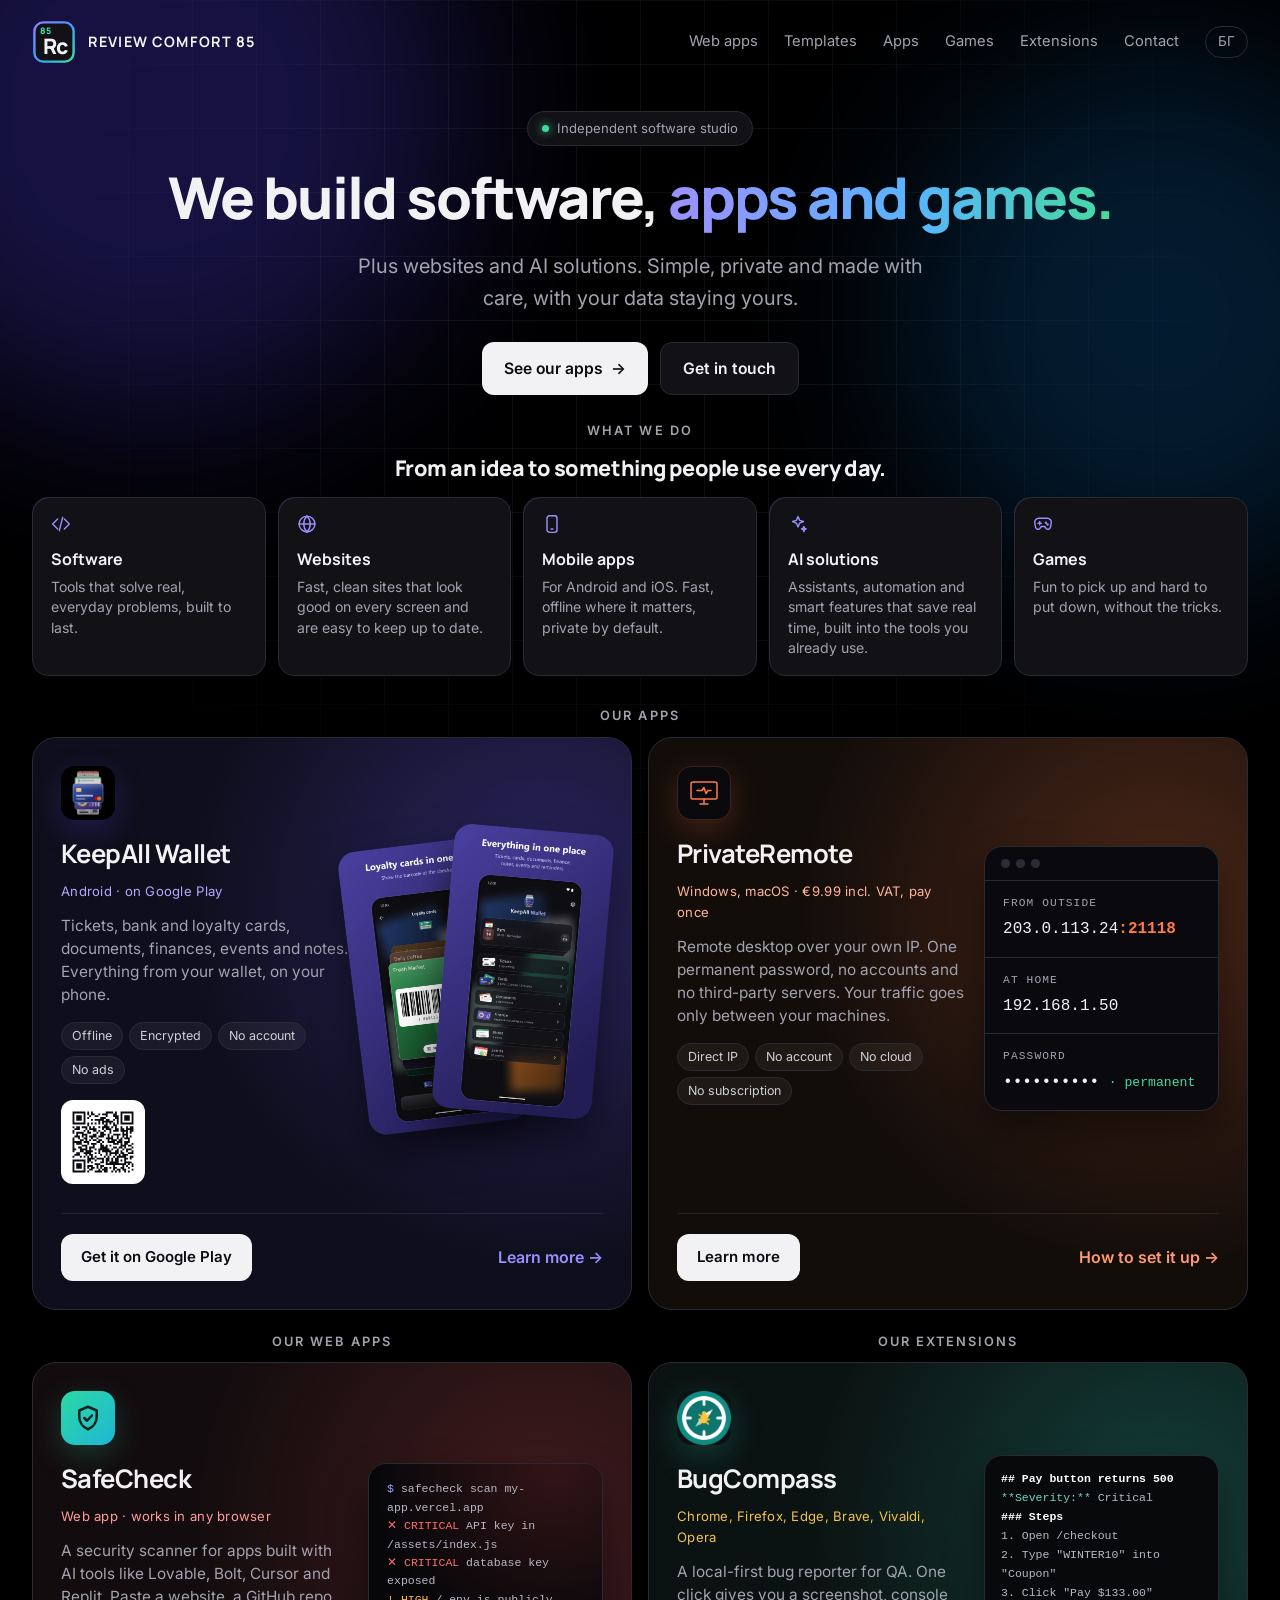
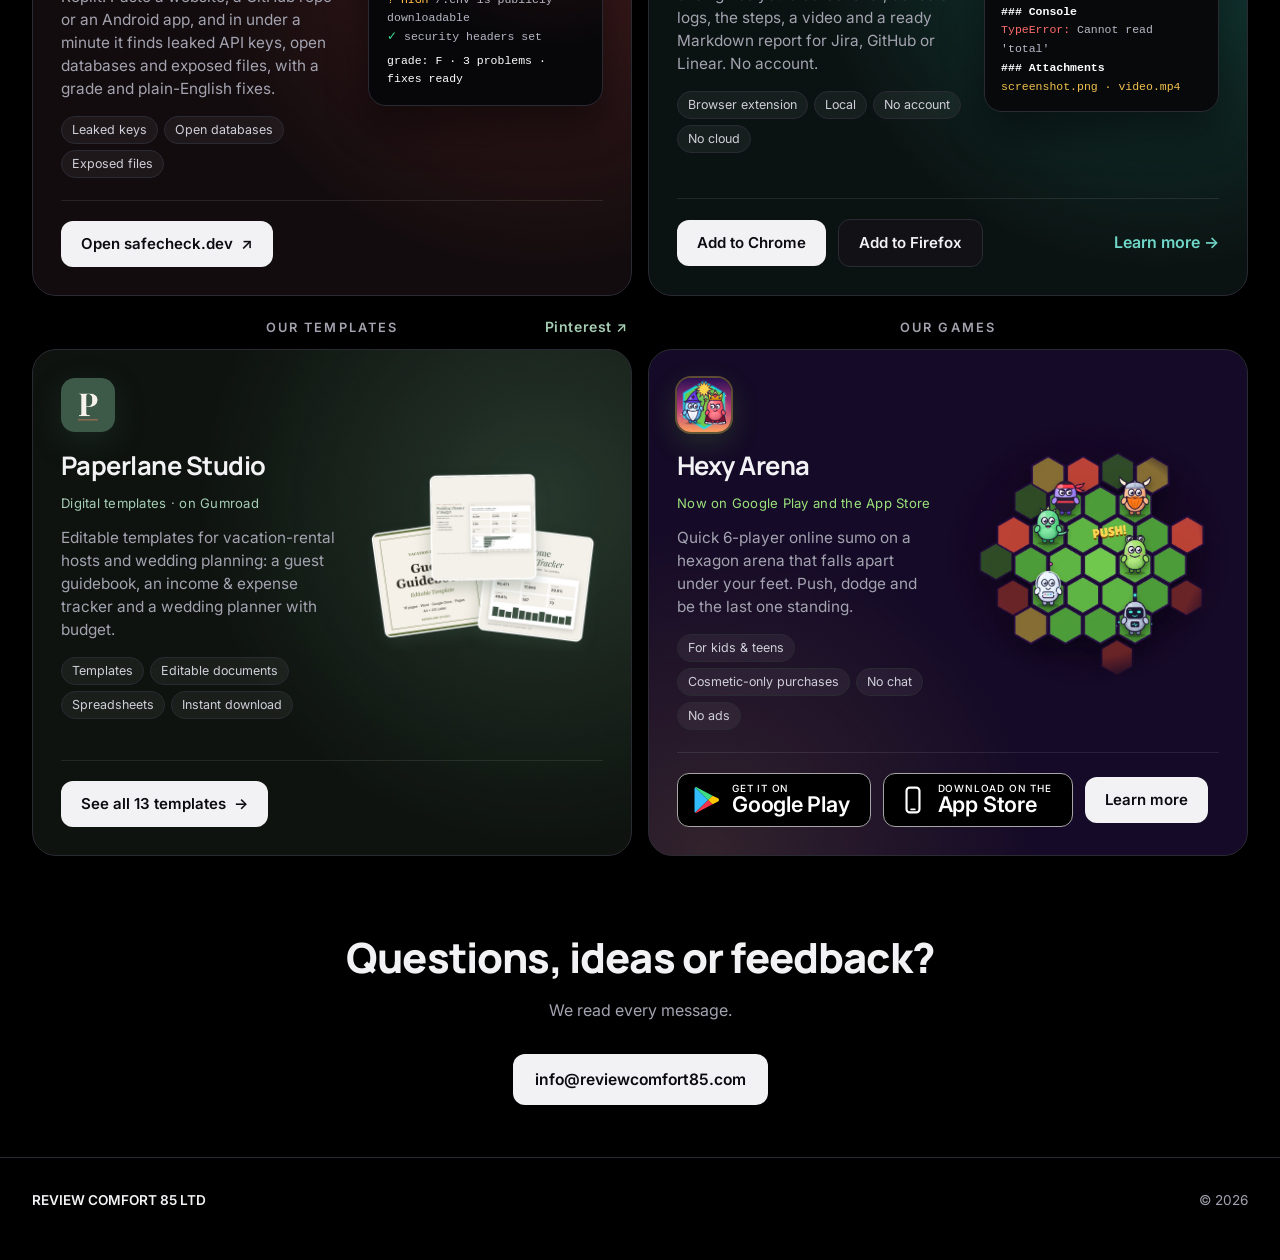
<file: index.html>
<!doctype html>
<html lang="en">
<head>
<meta charset="utf-8">
<meta name="viewport" content="width=device-width, initial-scale=1">
<title>REVIEW COMFORT 85 — Software, apps and games</title>
<meta name="description" content="REVIEW COMFORT 85 LTD is an independent studio that builds software, mobile apps and games.">
<meta name="theme-color" content="#000000">
<link rel="preconnect" href="https://fonts.googleapis.com">
<link rel="preconnect" href="https://fonts.gstatic.com" crossorigin>
<link href="https://fonts.googleapis.com/css2?family=Inter:wght@400;500;600&family=Manrope:wght@600;700;800&display=swap" rel="stylesheet">
<script type="application/ld+json">
{"@context":"https://schema.org","@type":"Organization","name":"REVIEW COMFORT 85 LTD","url":"https://reviewcomfort85.com/","logo":"https://reviewcomfort85.com/favicon.svg","description":"Independent studio that builds software, mobile apps and games.","email":"info@reviewcomfort85.com"}
</script>
<link rel="canonical" href="https://reviewcomfort85.com/">
<link rel="icon" href="favicon.svg" type="image/svg+xml">
<link rel="stylesheet" href="site.css">
<script src="lang.js"></script>
<style>
  body { font-family: Inter, system-ui, -apple-system, "Segoe UI", sans-serif; overflow-x: hidden; }
  h1, h2.big, h3, .brand { font-family: Manrope, Inter, system-ui, sans-serif; }

  /* Light in the dark: two slow glows and a faint grid behind the hero. */
  .sky { position: absolute; inset: 0 0 auto 0; height: 980px; overflow: hidden; pointer-events: none; z-index: 0; }
  .glow { position: absolute; border-radius: 50%; filter: blur(90px); opacity: .3; }
  .glow.a { width: 620px; height: 620px; left: -160px; top: -200px; background: #4b3bd6; animation: drift 18s ease-in-out infinite alternate; }
  .glow.b { width: 520px; height: 520px; right: -140px; top: 60px; background: #0f7bd8; opacity: .22; animation: drift 22s ease-in-out infinite alternate-reverse; }
  .grid { position: absolute; inset: 0; background-image: linear-gradient(rgba(255,255,255,.06) 1px, transparent 1px), linear-gradient(90deg, rgba(255,255,255,.06) 1px, transparent 1px); background-size: 64px 64px; -webkit-mask-image: radial-gradient(ellipse at 50% 30%, #000 20%, transparent 70%); mask-image: radial-gradient(ellipse at 50% 30%, #000 20%, transparent 70%); }
  @keyframes drift { to { transform: translate(80px, 60px) scale(1.1); } }

  .page { position: relative; z-index: 1; }
  nav { padding: 26px 0; }
  .brand { display: flex; align-items: center; gap: 10px; color: var(--text); font-weight: 800; letter-spacing: .06em; font-size: .92rem; }
  .brand:hover { text-decoration: none; }
  .mark { width: 38px; height: 38px; flex: none; display: block; }
  .navlinks { display: flex; align-items: center; gap: 26px; font-size: .92rem; }
  .navlinks a { color: var(--muted); }
  .navlinks a:hover { color: var(--text); text-decoration: none; }
  @media (max-width: 560px) { .navlinks a { display: none; } }

  .hero { padding: 7vh 0 5vh; text-align: center; }
  .eyebrow { display: inline-flex; align-items: center; gap: 8px; border: 1px solid var(--line); background: var(--card); border-radius: 99px; padding: 6px 14px; font-size: .82rem; color: var(--muted); margin-bottom: 20px; }
  .eyebrow i { width: 7px; height: 7px; border-radius: 50%; background: #3ddc97; box-shadow: 0 0 10px #3ddc97; }
  .hero h1 { font-size: clamp(2rem, 5vw, 3.4rem); line-height: 1.08; letter-spacing: -.03em; margin: 0 auto 22px; max-width: 900px; font-weight: 800; }
  .hero h1 span { color: var(--text); }
  .hero h1 em { font-style: normal; background: linear-gradient(90deg, #9d90ff, #58b4ff 55%, #45dba0); -webkit-background-clip: text; background-clip: text; color: transparent; }
  .hero p { margin: 0 auto; max-width: 600px; font-size: clamp(1.05rem, 2.2vw, 1.25rem); color: var(--muted); }
  .cta { display: flex; gap: 12px; justify-content: center; flex-wrap: wrap; margin-top: 28px; }
  .btn { display: inline-flex; align-items: center; gap: 8px; border-radius: 12px; padding: 13px 22px; font-weight: 600; font-size: .98rem; transition: transform .15s, background .15s, border-color .15s; }
  .btn:hover { text-decoration: none; transform: translateY(-1px); }
  .btn.primary { background: #f2f2f5; color: #0b0b10; }
  .btn.ghost { color: var(--text); border: 1px solid var(--line); background: var(--card); }
  .btn.ghost:hover { border-color: #55556a; }

  section { padding: 32px 0; }
  .label { font-size: .8rem; letter-spacing: .16em; text-transform: uppercase; color: var(--muted); margin: 0 0 14px; font-weight: 600; }
  h2.big { text-transform: none; color: var(--text); font-size: clamp(1.8rem, 4vw, 2.6rem); letter-spacing: -.02em; margin: 0 0 22px; font-weight: 800; max-width: 640px; line-height: 1.15; }

  /* Three on top, two wider under them. */
  .pillars { display: grid; grid-template-columns: repeat(6, 1fr); gap: 12px; }
  .pillar { grid-column: span 2; }
  .pillar:nth-child(n+4) { grid-column: span 3; }
  @media (max-width: 860px) { .pillars { grid-template-columns: 1fr 1fr; } .pillar, .pillar:nth-child(n+4) { grid-column: span 1; } .pillar:last-child { grid-column: span 2; } }
  @media (max-width: 560px) { .pillars { grid-template-columns: 1fr; } .pillar, .pillar:nth-child(n+4), .pillar:last-child { grid-column: auto; } }
  .pillar { position: relative; background: var(--card); border: 1px solid var(--line); border-radius: 18px; padding: 20px 22px 22px; overflow: hidden; }
  .pillar::after { content: ""; position: absolute; inset: -1px; border-radius: 18px; padding: 1px; background: linear-gradient(140deg, rgba(110,90,240,.35), transparent 40%); -webkit-mask: linear-gradient(#000 0 0) content-box, linear-gradient(#000 0 0); -webkit-mask-composite: xor; mask-composite: exclude; pointer-events: none; }
  .pillar svg { width: 24px; height: 24px; color: #9a8fff; margin-bottom: 10px; }
  .pillar h3 { margin: 0 0 4px; font-size: 1.1rem; }
  .pillar p { margin: 0; color: var(--muted); font-size: .95rem; line-height: 1.5; }

  .featured { display: grid; grid-template-columns: 1.1fr .9fr; gap: 24px; align-items: center; background: radial-gradient(circle at 85% 30%, rgba(98,80,230,.34), transparent 55%), #0f0e1c; border: 1px solid var(--line); border-radius: 28px; padding: 44px; overflow: hidden; color: var(--text); }
  .featured:hover { text-decoration: none; border-color: #4a4a60; }
  .featured .icon { width: 76px; height: 76px; border-radius: 18px; margin-bottom: 20px; box-shadow: 0 10px 30px rgba(90,70,220,.25); }
  .featured h3 { font-size: clamp(1.7rem, 3.4vw, 2.3rem); margin: 0 0 10px; letter-spacing: -.02em; }
  .featured p { margin: 0 0 20px; color: var(--muted); font-size: 1.05rem; max-width: 440px; }
  .chips { display: flex; flex-wrap: wrap; gap: 8px; margin-bottom: 26px; }
  .chips span { font-size: .82rem; border: 1px solid var(--line); border-radius: 99px; padding: 4px 12px; color: #cfcfd9; background: rgba(255,255,255,.05); }
  .more { color: var(--accent); font-weight: 600; }
  .phones { position: relative; height: 380px; }
  .phones img { position: absolute; height: 360px; border-radius: 22px; box-shadow: 0 20px 40px rgba(0,0,0,.5); }
  .phones img:first-child { right: 34%; top: 20px; transform: rotate(-7deg); }
  .phones img:last-child { right: 4%; top: 0; transform: rotate(5deg); }
  @media (max-width: 820px) {
    .featured { grid-template-columns: 1fr; padding: 30px 24px; }
    .phones { height: 300px; }
    .phones img { height: 280px; }
    .phones img:first-child { right: 46%; }
    .phones img:last-child { right: 8%; }
  }
  /* Paperlane Studio: same card as KeepAll, in the brand's cream and olive. */
  .featured.paperlane { background: radial-gradient(circle at 85% 30%, rgba(96,140,112,.3), transparent 55%), #0e130f; }
  .featured.paperlane .icon { box-shadow: 0 10px 30px rgba(63,90,74,.25); }
  .featured.paperlane .more { color: #a5cdb4; }
  /* BugCompass: same card, in its own teal and amber; the visual is a real Markdown report. */
  .featured.bugcompass { background: radial-gradient(circle at 85% 30%, rgba(43,179,163,.28), transparent 55%), #0b1312; }
  .featured.bugcompass .icon { box-shadow: 0 10px 30px rgba(43,179,163,.25); }
  .featured.bugcompass .more { color: #6fd6c8; }
  .card-actions { display: flex; flex-wrap: wrap; align-items: center; gap: 14px 22px; }
  .featured.bugcompass:hover, .featured.keepall:hover { border-color: var(--line); }
  .qr-mini img { display: block; width: 76px; height: 76px; border-radius: 10px; }
  @media (max-width: 640px) { .qr-mini { display: none; } }
  .stores { display: inline-block; margin: -12px 0 22px; font-size: .82rem; color: #f2c14e; letter-spacing: .02em; }
  .report { background: #07090a; border: 1px solid var(--line); border-radius: 18px; padding: 18px 20px; font: 12.5px/1.65 ui-monospace, "Cascadia Code", Consolas, monospace; color: #b8b8c6; box-shadow: 0 20px 40px rgba(0,0,0,.45); overflow: hidden; }
  .report .h { color: #fff; font-weight: 600; } .report .k { color: #6fd6c8; } .report .a { color: #f2c14e; } .report .e { color: #ff6b6b; }
  .covers img { display: block; width: 100%; max-width: 480px; height: auto; margin: 0 auto; }
  /* PrivateRemote: same card, in the product page's copper; the visual is the app's address plate (no screenshots yet). */
  /* Apps row spans the grid: KeepAll and PrivateRemote side by side, so no card in a pair gets stretched. */
  .products #apps { grid-column: 1 / -1; }
  .products #apps .pair { flex: 1; display: grid; grid-template-columns: 1fr 1fr; gap: 16px; }
  .featured.privateremote { background: radial-gradient(circle at 85% 30%, rgba(255,122,69,.24), transparent 55%), #130d0a; }
  .featured.privateremote .icon { display: block; background: #0a0a0e; border: 1px solid #3a2418; box-shadow: 0 10px 30px rgba(255,122,69,.2); color: #ff7a45; padding: 10px; box-sizing: border-box; }
  .featured.privateremote .more { color: #ff9a70; }
  .featured.privateremote .stores { color: #ffb59a; }
  .featured.privateremote:hover { border-color: var(--line); }
  .prplate { background: #0a0a0e; border: 1px solid var(--line); border-radius: 18px; overflow: hidden; box-shadow: 0 20px 40px rgba(0,0,0,.45); font-family: ui-monospace, "Cascadia Code", Consolas, monospace; }
  .prplate .bar { display: flex; gap: 6px; padding: 12px 16px; border-bottom: 1px solid var(--line); }
  .prplate .bar i { width: 9px; height: 9px; border-radius: 50%; background: #2c2c36; }
  .prplate .row { padding: 14px 18px; border-top: 1px solid var(--line); }
  .prplate .bar + .row { border-top: 0; }
  .prplate .k { display: block; color: var(--muted); font-size: .7rem; letter-spacing: .1em; text-transform: uppercase; margin-bottom: 4px; }
  .prplate code { font: 600 1.05rem/1.3 inherit; color: var(--text); }
  .prplate code b { font-weight: 600; color: #ff7a45; }
  .prplate .ok { color: #45dba0; font-size: .82rem; }
  .pin { margin: 10px 0 0 6px; font-size: .9rem; color: var(--muted); }
  .pin a { color: #a5cdb4; font-weight: 600; }

  .work { display: grid; grid-template-columns: repeat(auto-fit, minmax(320px, 1fr)); gap: 16px; }
  .project { display: flex; flex-direction: column; background: var(--card); border: 1px solid var(--line); border-radius: 24px; overflow: hidden; color: var(--text); transition: border-color .15s, transform .15s; }
  .project:hover { text-decoration: none; border-color: #4a4a60; transform: translateY(-2px); }
  .project .shot { height: 150px; position: relative; overflow: hidden; border-bottom: 1px solid var(--line); }
  .project .body { padding: 18px 22px 20px; }
  .project h3 { margin: 0 0 4px; font-size: 1.2rem; }
  .project .kind { color: #86a4ff; font-size: .85rem; font-weight: 600; margin-bottom: 8px; }
  .project p { margin: 0 0 12px; color: var(--muted); font-size: .95rem; line-height: 1.55; }
  .project .chips { margin-bottom: 12px; }
  .project .visit { color: var(--accent); font-weight: 600; margin-top: auto; }

  /* SafeCheck: its scan, as a terminal. */
  .term { background: radial-gradient(circle at 80% 0%, rgba(255,80,80,.18), transparent 60%), #07070a; padding: 14px 20px; font: 12px/1.6 ui-monospace, "Cascadia Code", Consolas, monospace; color: #b8b8c6; }
  .term .c { color: #ff6b6b; } .term .h { color: #ffb648; } .term .ok { color: #3ddc97; } .term .p { color: #8fa8ff; }
  .term .grade { margin-top: 6px; color: #fff; }

  .contact { text-align: center; padding: 48px 0 64px; }
  .contact h2.big { margin: 0 auto 16px; }
  .contact p { color: var(--muted); margin: 0 0 30px; }

  footer .cols { justify-content: space-between; }

  .rise { opacity: 0; transform: translateY(14px); animation: rise .8s cubic-bezier(.2,.7,.2,1) forwards; }
  .d1 { animation-delay: .08s; } .d2 { animation-delay: .18s; } .d3 { animation-delay: .3s; } .d4 { animation-delay: .42s; }
  @keyframes rise { to { opacity: 1; transform: none; } }
  @media (prefers-reduced-motion: reduce) { .glow, .rise { animation: none; opacity: 1; transform: none; } }

  /* Wide layout: two columns all the way down. */
  .wrap { max-width: 1400px; padding: 0 32px; }
  nav { padding: 20px 0; }
  .top .hero { padding: 3vh 0 26px; }
  .top .hero h1 { font-size: clamp(2.1rem, 4.5vw, 4.1rem); max-width: none; letter-spacing: -.035em; }
  @media (min-width: 900px) { .top .hero h1 { white-space: nowrap; } }
  .brand { font-size: 1.12rem; gap: 12px; }
  .mark { width: 44px; height: 44px; }
  .top section { padding: 0; }
  .top .label, .top h2.big { text-align: center; margin-left: auto; margin-right: auto; }
  .top h2.big { font-size: 1.35rem; margin-bottom: 16px; max-width: none; }
  .top .pillars { grid-template-columns: repeat(5, 1fr); gap: 12px; }
  .top .pillar, .top .pillar:nth-child(n+4) { grid-column: auto; padding: 16px 18px 17px; border-radius: 16px; }
  .top .pillar svg { width: 20px; height: 20px; margin-bottom: 6px; }
  .top .pillar h3 { font-size: 1rem; }
  .top .pillar p { font-size: .88rem; line-height: 1.45; }
  .products { display: grid; grid-template-columns: 1fr 1fr; gap: 22px 16px; padding-top: 30px; }
  .products section { padding: 0; display: flex; flex-direction: column; scroll-margin-top: 16px; }
  .products .label { position: relative; text-align: center; margin-bottom: 10px; }
  .products .label a { position: absolute; right: 4px; top: -2px; color: #a5cdb4; letter-spacing: .04em; text-transform: none; font-size: .88rem; }
  .products .featured { flex: 1; grid-template-columns: 1.1fr .9fr; gap: 20px; padding: 28px; border-radius: 24px; }
  .products .featured .icon { width: 54px; height: 54px; border-radius: 14px; margin-bottom: 14px; }
  .products .featured h3 { font-size: 1.6rem; margin-bottom: 8px; }
  .products .featured p { font-size: .96rem; line-height: 1.5; margin-bottom: 16px; }
  .products .chips { margin-bottom: 18px; gap: 6px; }
  .products .chips span { font-size: .78rem; padding: 3px 10px; }
  .products .phones { height: 300px; }
  .products .phones img { height: 285px; border-radius: 18px; }
  .products .phones img:first-child { right: 38%; top: 14px; }
  .products .phones img:last-child { right: 0; }
  .products .report { font-size: 11.5px; padding: 14px 16px; }
  .featured.safecheck { background: radial-gradient(circle at 85% 30%, rgba(255,90,90,.2), transparent 55%), #130c0e; }
  .featured.safecheck .more { color: #ff9c9c; }
  .icon.sc { display: grid; place-items: center; background: linear-gradient(135deg, #2bd9a3, #1fb6d6); color: #06231c; box-shadow: 0 10px 30px rgba(43,217,163,.22); }
  .icon.sc svg { width: 30px; height: 30px; }
  .featured.safecheck .term { border: 1px solid var(--line); border-radius: 18px; font-size: 11.5px; padding: 16px 18px; box-shadow: 0 20px 40px rgba(0,0,0,.45); overflow: hidden; }
  /* Hexy Arena: a wide game card in the game's plum, lime and sun; the art is a shot of a match on the arena. */
  .featured.hexy { grid-template-columns: 1fr 1fr; background: radial-gradient(circle at 10% 100%, rgba(255,213,79,.12), transparent 45%), #150a27; }
  .featured.hexy .icon { box-shadow: 0 0 0 2px rgba(255,213,79,.3), 0 10px 30px rgba(112,200,76,.2); }
  .featured.hexy .more { color: #ffd54f; }
    .gplay { display: inline-flex; align-items: center; gap: 12px; background: #000; color: #fff; border: 1.5px solid #a6a6a6; border-radius: 12px; padding: 9px 20px 9px 16px; line-height: 1.1; transition: transform .15s, border-color .15s; }
  .gplay:hover { text-decoration: none; transform: translateY(-2px); border-color: #fff; }
  .gplay svg { width: 26px; height: 28px; flex: none; }
  .gplay .gtxt { font-size: 1.35rem; font-weight: 600; letter-spacing: -.01em; }
  .gplay small { display: block; font-size: .62rem; font-weight: 500; letter-spacing: .08em; }
  .featured.hexy .stores { color: #9be27c; }
  .arenashot { margin: -22px -10px; display: flex; justify-content: center; }
  .arenashot img { display: block; width: 100%; max-width: 400px; height: auto; -webkit-mask-image: radial-gradient(closest-side, #000 80%, transparent 100%); mask-image: radial-gradient(closest-side, #000 80%, transparent 100%); transition: transform .25s; }
  .featured.hexy:hover .arenashot img { transform: scale(1.03); }
  @media (max-width: 560px) { .featured.hexy { grid-template-columns: 1fr; } .arenashot { margin: -6px 0 -14px; } .arenashot img { max-width: 320px; } }
  /* One anatomy for every product card: icon, name, platform line, text, chips on the left; the visual on the right; one footer row of actions. */
  .products .featured { align-items: start; grid-template-rows: 1fr auto; row-gap: 22px; }
  .products .featured > :nth-child(2) { align-self: center; }
  .products .featured img.icon, .products .featured svg.icon { display: block; }
  .products .featured .stores { display: block; margin: -2px 0 12px; }
  .products .featured p { margin-bottom: 16px; }
  .products .chips { margin-bottom: 0; }
  .products .card-actions { grid-column: 1 / -1; gap: 12px; padding-top: 20px; border-top: 1px solid rgba(255,255,255,.09); }
  .products .card-actions .btn { padding: 11px 20px; font-size: .94rem; white-space: nowrap; }
  .products .card-actions .more { margin-left: auto; white-space: nowrap; }
  @media (max-width: 560px) { .products .card-actions .more { margin-left: 4px; } }
  .featured.keepall .stores { color: #b3a8ff; }
  .featured.safecheck .stores { color: #ff9c9c; }
  .featured.paperlane .stores { color: #a5cdb4; }
  .featured.safecheck:hover, .featured.paperlane:hover, .featured.hexy:hover { border-color: #4a4a60; }
  .products .featured .qr-mini { display: inline-block; margin-top: 16px; background: #fff; padding: 6px; border-radius: 12px; line-height: 0; }
  .products .featured .qr-mini img { display: block; width: 72px; height: 72px; border-radius: 4px; margin: 0; box-shadow: none; }
  @media (max-width: 640px) { .products .featured .qr-mini { display: none; } }
  .duo { padding-top: 34px; }
  .duo section { padding: 0; }
  .duo .work { grid-template-columns: 1fr; }
  .duo .project { flex-direction: row; }
  .duo .project .shot { width: 34%; height: auto; min-height: 190px; border-bottom: 0; border-right: 1px solid var(--line); flex: none; }
  .duo .project p { max-width: 760px; }
  .duo .contact { padding: 44px 0 52px; }
  @media (max-width: 1020px) {
    .products { grid-template-columns: 1fr; }
    .products #apps .pair { grid-template-columns: 1fr; }
    .top .pillars { grid-template-columns: 1fr 1fr; }
    .top .pillar:last-child { grid-column: span 2; }
    .wrap { padding: 0 20px; }
  }
  @media (max-width: 560px) {
    .products .featured { grid-template-columns: 1fr; padding: 24px 20px; }
    .duo .project { flex-direction: column; }
    .duo .project .shot { width: 100%; min-height: 150px; border-right: 0; border-bottom: 1px solid var(--line); }
  }
</style>
</head>
<body>
<div class="sky" aria-hidden="true"><div class="glow a"></div><div class="glow b"></div><div class="grid"></div></div>

<div class="page">
<div class="wrap">

<nav>
  <a class="brand" href="./"><svg class="mark" viewBox="0 0 64 64" role="img" aria-label="Rc 85"><defs><linearGradient id="rcg" x1="0" y1="0" x2="1" y2="1"><stop offset="0" stop-color="#8f7dff"/><stop offset=".55" stop-color="#3aa0ff"/><stop offset="1" stop-color="#3fe0a0"/></linearGradient></defs><rect x="3.500" y="3.500" width="57" height="57" rx="13" fill="#111116" stroke="url(#rcg)" stroke-width="3.500"/><text x="11" y="21" font-family="Manrope, Inter, sans-serif" font-weight="800" font-size="13" fill="#3fe0a0">85</text><text x="33" y="50" font-family="Manrope, Inter, sans-serif" font-weight="800" font-size="31" letter-spacing="-1.500" text-anchor="middle" fill="#f2f2f5">Rc</text></svg>REVIEW COMFORT 85</a>
  <div class="navlinks">
    <a href="#webapps"><span class="en">Web apps</span><span class="bg">Уеб приложения</span></a>
    <a href="templates/"><span class="en">Templates</span><span class="bg">Шаблони</span></a>
    <a href="#apps"><span class="en">Apps</span><span class="bg">Приложения</span></a>
    <a href="#games"><span class="en">Games</span><span class="bg">Игри</span></a>
    <a href="#extensions"><span class="en">Extensions</span><span class="bg">Разширения</span></a>
    <a href="#contact"><span class="en">Contact</span><span class="bg">Контакт</span></a>
    <button class="lang" type="button"><span class="en">БГ</span><span class="bg">EN</span></button>
  </div>
</nav>

<div class="top">
<header class="hero">
  <div class="eyebrow rise"><i></i><span class="en">Independent software studio</span><span class="bg">Независимо софтуерно студио</span></div>
  <h1 class="rise d1"><span class="en">We build software, <em>apps and games.</em></span><span class="bg">Правим софтуер, <em>приложения и игри.</em></span></h1>
  <p class="rise d2"><span class="en">Plus websites and AI solutions. Simple, private and made with care, with your data staying yours.</span><span class="bg">Също уебсайтове и AI решения. Прости, лични и направени с грижа, а данните ти си остават твои.</span></p>
  <div class="cta rise d3">
    <a class="btn primary" href="#apps"><span class="en">See our apps</span><span class="bg">Нашите приложения</span> →</a>
    <a class="btn ghost" href="#contact"><span class="en">Get in touch</span><span class="bg">Пиши ни</span></a>
  </div>
</header>
<section>
  <p class="label"><span class="en">What we do</span><span class="bg">С какво се занимаваме</span></p>
  <h2 class="big"><span class="en">From an idea to something people use every day.</span><span class="bg">От идеята до нещо, което хората ползват всеки ден.</span></h2>
  <div class="pillars">
    <div class="pillar">
      <svg viewBox="0 0 24 24" fill="none" stroke="currentColor" stroke-width="1.7" stroke-linecap="round" stroke-linejoin="round"><polyline points="8 6 2 12 8 18"/><polyline points="16 6 22 12 16 18"/><line x1="14" y1="4" x2="10" y2="20"/></svg>
      <h3><span class="en">Software</span><span class="bg">Софтуер</span></h3>
      <p><span class="en">Tools that solve real, everyday problems, built to last.</span><span class="bg">Инструменти за истински, ежедневни задачи, направени да траят.</span></p>
    </div>
    <div class="pillar">
      <svg viewBox="0 0 24 24" fill="none" stroke="currentColor" stroke-width="1.7" stroke-linecap="round" stroke-linejoin="round"><circle cx="12" cy="12" r="9.5"/><path d="M2.5 12h19"/><path d="M12 2.5c2.6 2.6 3.9 5.8 3.9 9.5s-1.3 6.9-3.9 9.5c-2.6-2.6-3.9-5.8-3.9-9.5s1.3-6.9 3.9-9.5z"/></svg>
      <h3><span class="en">Websites</span><span class="bg">Уебсайтове</span></h3>
      <p><span class="en">Fast, clean sites that look good on every screen and are easy to keep up to date.</span><span class="bg">Бързи и изчистени сайтове, които изглеждат добре на всеки екран и лесно се поддържат.</span></p>
    </div>
    <div class="pillar">
      <svg viewBox="0 0 24 24" fill="none" stroke="currentColor" stroke-width="1.7" stroke-linecap="round" stroke-linejoin="round"><rect x="6" y="2" width="12" height="20" rx="3"/><line x1="11" y1="18" x2="13" y2="18"/></svg>
      <h3><span class="en">Mobile apps</span><span class="bg">Мобилни приложения</span></h3>
      <p><span class="en">For Android and iOS. Fast, offline where it matters, private by default.</span><span class="bg">За Android и iOS. Бързи, офлайн там, където е важно, и лични по подразбиране.</span></p>
    </div>
    <div class="pillar">
      <svg viewBox="0 0 24 24" fill="none" stroke="currentColor" stroke-width="1.7" stroke-linecap="round" stroke-linejoin="round"><path d="M12 3l1.9 4.6L18.5 9l-4.6 1.9L12 15.5l-1.9-4.6L5.5 9l4.6-1.4z"/><path d="M19 15l.8 2 2 .8-2 .8L19 21l-.8-2.4-2-.8 2-.8z"/></svg>
      <h3><span class="en">AI solutions</span><span class="bg">AI решения</span></h3>
      <p><span class="en">Assistants, automation and smart features that save real time, built into the tools you already use.</span><span class="bg">Асистенти, автоматизация и умни функции, които пестят реално време, вградени в инструментите, които вече ползваш.</span></p>
    </div>
    <div class="pillar">
      <svg viewBox="0 0 24 24" fill="none" stroke="currentColor" stroke-width="1.7" stroke-linecap="round" stroke-linejoin="round"><path d="M6 11h4M8 9v4"/><circle cx="15.5" cy="10.5" r=".6" fill="currentColor"/><circle cx="17.5" cy="12.5" r=".6" fill="currentColor"/><path d="M7 5h10a5 5 0 0 1 4.9 6l-1 5a3 3 0 0 1-5.2 1.3L14 15h-4l-1.7 2.3A3 3 0 0 1 3.1 16l-1-5A5 5 0 0 1 7 5z"/></svg>
      <h3><span class="en">Games</span><span class="bg">Игри</span></h3>
      <p><span class="en">Fun to pick up and hard to put down, without the tricks.</span><span class="bg">Лесни за започване и трудни за оставяне, без номера.</span></p>
    </div>
  </div>
</section>
</div>

<div class="products">
<section id="apps">
  <p class="label"><span class="en">Our apps</span><span class="bg">Нашите приложения</span></p>
  <div class="pair">
  <div class="featured keepall">
    <div>
      <img class="icon" src="keepall/icon.png" alt="KeepAll Wallet">
      <h3>KeepAll Wallet</h3>
      <span class="stores"><span class="en">Android · on Google Play</span><span class="bg">Android · в Google Play</span></span>
      <p><span class="en">Tickets, bank and loyalty cards, documents, finances, events and notes. Everything from your wallet, on your phone.</span><span class="bg">Билети, банкови и лоялни карти, документи, финанси, събития и бележки. Всичко от портфейла ти, в телефона.</span></p>
      <div class="chips">
        <span class="en">Offline</span><span class="bg">Офлайн</span>
        <span class="en">Encrypted</span><span class="bg">Криптирано</span>
        <span class="en">No account</span><span class="bg">Без акаунт</span>
        <span class="en">No ads</span><span class="bg">Без реклами</span>
      </div>
      <a class="qr-mini" href="https://play.google.com/store/apps/details?id=com.keepall.app" target="_blank" rel="noopener"><img src="keepall/qr.svg" width="76" height="76" alt="QR code: KeepAll Wallet on Google Play"></a>
    </div>
    <div class="phones">
      <a href="keepall/" aria-hidden="true" tabindex="-1"><img src="keepall/shots/04.png" alt=""><img src="keepall/shots/01.png" alt=""></a>
    </div>
    <div class="card-actions">
      <a class="btn primary" href="https://play.google.com/store/apps/details?id=com.keepall.app" target="_blank" rel="noopener"><span class="en">Get it on Google Play</span><span class="bg">Свали от Google Play</span></a>
      <a class="more" href="keepall/"><span class="en">Learn more</span><span class="bg">Научи повече</span> →</a>
    </div>
  </div>
  <div class="featured privateremote">
    <div>
      <svg class="icon" viewBox="0 0 64 64" fill="none" stroke="currentColor" stroke-width="3" stroke-linejoin="round" stroke-linecap="round" role="img" aria-label="PrivateRemote"><rect x="6" y="10" width="52" height="34" rx="4"/><path d="M24 54h16M32 44v10"/><path d="M18 27h10l4-6 4 12 4-6h6"/></svg>
      <h3>PrivateRemote</h3>
      <span class="stores"><span class="en">Windows, macOS · €9.99 incl. VAT, pay once</span><span class="bg">Windows, macOS · €9,99 с ДДС, плащаш веднъж</span></span>
      <p><span class="en">Remote desktop over your own IP. One permanent password, no accounts and no third-party servers. Your traffic goes only between your machines.</span><span class="bg">Отдалечен достъп до компютъра по твоето IP. Една постоянна парола, без акаунти и без чужди сървъри. Трафикът минава само между твоите компютри.</span></p>
      <div class="chips">
        <span class="en">Direct IP</span><span class="bg">Директно по IP</span>
        <span class="en">No account</span><span class="bg">Без акаунт</span>
        <span class="en">No cloud</span><span class="bg">Без облак</span>
        <span class="en">No subscription</span><span class="bg">Без абонамент</span>
      </div>
    </div>
    <a class="prplate" href="privateremote/" aria-hidden="true" tabindex="-1">
      <div class="bar"><i></i><i></i><i></i></div>
      <div class="row"><span class="k"><span class="en">From outside</span><span class="bg">Отвън</span></span><code>203.0.113.24<b>:21118</b></code></div>
      <div class="row"><span class="k"><span class="en">At home</span><span class="bg">Вкъщи</span></span><code>192.168.1.50</code></div>
      <div class="row"><span class="k"><span class="en">Password</span><span class="bg">Парола</span></span><code>••••••••••</code> <span class="ok">· <span class="en">permanent</span><span class="bg">постоянна</span></span></div>
    </a>
    <div class="card-actions">
      <a class="btn primary" href="privateremote/"><span class="en">Learn more</span><span class="bg">Научи повече</span></a>
      <a class="more" href="privateremote/setup/"><span class="en">How to set it up</span><span class="bg">Как се настройва</span> →</a>
    </div>
    </div>
  </div>
</section>
<section id="webapps">
  <p class="label"><span class="en">Our web apps</span><span class="bg">Нашите уеб приложения</span></p>
  <a class="featured safecheck" href="https://safecheck.dev" target="_blank" rel="noopener">
    <div>
      <span class="icon sc" aria-hidden="true"><svg viewBox="0 0 24 24" fill="none" stroke="currentColor" stroke-width="2" stroke-linecap="round" stroke-linejoin="round"><path d="M12 3l7 3v5c0 4.5-3 8.3-7 10-4-1.700-7-5.500-7-10V6z"/><path d="M9 12l2.200 2.200L15.200 10"/></svg></span>
      <h3>SafeCheck</h3>
      <span class="stores"><span class="en">Web app · works in any browser</span><span class="bg">Уеб приложение · работи във всеки браузър</span></span>
      <p><span class="en">A security scanner for apps built with AI tools like Lovable, Bolt, Cursor and Replit. Paste a website, a GitHub repo or an Android app, and in under a minute it finds leaked API keys, open databases and exposed files, with a grade and plain-English fixes.</span><span class="bg">Скенер за сигурност на приложения, направени с AI инструменти като Lovable, Bolt, Cursor и Replit. Подаваш сайт, GitHub репо или Android приложение и за под минута намира изтекли API ключове, отворени бази данни и открити файлове, с оценка и ясни стъпки за поправка.</span></p>
      <div class="chips">
          <span class="en">Leaked keys</span><span class="bg">Изтекли ключове</span>
          <span class="en">Open databases</span><span class="bg">Отворени бази</span>
          <span class="en">Exposed files</span><span class="bg">Открити файлове</span>
        </div>
    </div>
    <div class="term" aria-hidden="true">
        <div><span class="p">$</span> safecheck scan my-app.vercel.app</div>
        <div><span class="c">✕ CRITICAL</span> API key in /assets/index.js</div>
        <div><span class="c">✕ CRITICAL</span> database key exposed</div>
        <div><span class="h">! HIGH</span> /.env is publicly downloadable</div>
        <div><span class="ok">✓</span> security headers set</div>
        <div class="grade">grade: F · 3 problems · fixes ready</div>
    </div>
    <div class="card-actions">
      <span class="btn primary"><span class="en">Open safecheck.dev</span><span class="bg">Отвори safecheck.dev</span> ↗</span>
    </div>
  </a>
</section>
<section id="extensions">
  <p class="label"><span class="en">Our extensions</span><span class="bg">Нашите разширения</span></p>
  <div class="featured bugcompass">
    <div>
      <img class="icon" src="bugcompass/icon.png" alt="BugCompass">
      <h3>BugCompass</h3>
      <span class="stores"><span class="en">Chrome, Firefox, Edge, Brave, Vivaldi, Opera</span><span class="bg">Chrome, Firefox, Edge, Brave, Vivaldi, Opera</span></span>
      <p><span class="en">A local-first bug reporter for QA. One click gives you a screenshot, console logs, the steps, a video and a ready Markdown report for Jira, GitHub or Linear. No account.</span><span class="bg">Локален бъг репортер за QA. С едно щракване имаш снимка, логове от конзолата, стъпките, видео и готов Markdown репорт за Jira, GitHub или Linear. Без акаунт.</span></p>
      <div class="chips">
        <span class="en">Browser extension</span><span class="bg">Разширение за браузър</span>
        <span class="en">Local</span><span class="bg">Локално</span>
        <span class="en">No account</span><span class="bg">Без акаунт</span>
        <span class="en">No cloud</span><span class="bg">Без облак</span>
      </div>
    </div>
    <div class="report" aria-hidden="true">
      <div class="h">## Pay button returns 500</div>
      <div><span class="k">**Severity:**</span> Critical</div>
      <div class="h">### Steps</div>
      <div>1. Open /checkout</div>
      <div>2. Type "WINTER10" into "Coupon"</div>
      <div>3. Click "Pay $133.00"</div>
      <div class="h">### Console</div>
      <div><span class="e">TypeError:</span> Cannot read 'total'</div>
      <div class="h">### Attachments</div>
      <div><span class="a">screenshot.png · video.mp4</span></div>
    </div>
    <div class="card-actions">
      <a class="btn primary" href="https://chromewebstore.google.com/detail/bugcompass/fhjanmhlamdpbmdhnngjgnblphlccfag" target="_blank" rel="noopener"><span class="en">Add to Chrome</span><span class="bg">Добави в Chrome</span></a>
      <a class="btn ghost" href="https://addons.mozilla.org/en-US/firefox/addon/bugcompass/?utm_source=site&amp;utm_medium=button&amp;utm_campaign=launch_dec26" target="_blank" rel="noopener"><span class="en">Add to Firefox</span><span class="bg">Добави във Firefox</span></a>
      <a class="more" href="bugcompass/"><span class="en">Learn more</span><span class="bg">Научи повече</span> →</a>
    </div>
  </div>
</section>
<section id="templates">
  <p class="label"><span><span class="en">Our templates</span><span class="bg">Нашите шаблони</span></span><a href="https://www.pinterest.com/paperlanetemplates/" target="_blank" rel="noopener">Pinterest ↗</a></p>
  <a class="featured paperlane" href="templates/">
    <div>
      <img class="icon" src="paperlane/icon.png" alt="Paperlane Studio">
      <h3>Paperlane Studio</h3>
      <span class="stores"><span class="en">Digital templates · on Gumroad</span><span class="bg">Дигитални шаблони · в Gumroad</span></span>
      <p><span class="en">Editable templates for vacation-rental hosts and wedding planning: a guest guidebook, an income &amp; expense tracker and a wedding planner with budget.</span><span class="bg">Шаблони за редактиране за домакини на краткосрочни наеми и за планиране на сватба: наръчник за гости, тракер за приходи и разходи и сватбен планер с бюджет.</span></p>
      <div class="chips">
        <span class="en">Templates</span><span class="bg">Шаблони</span>
        <span class="en">Editable documents</span><span class="bg">Редактируеми документи</span>
        <span class="en">Spreadsheets</span><span class="bg">Таблици</span>
        <span class="en">Instant download</span><span class="bg">Изтегляне веднага</span>
      </div>
    </div>
    <div class="covers"><img src="paperlane/cover.png" alt="Paperlane Studio templates: Guest Guidebook, Wedding Planner &amp; Budget and Rental Income &amp; Expense Tracker" loading="lazy"></div>
    <div class="card-actions">
      <span class="btn primary"><span class="en">See all 13 templates</span><span class="bg">Всички 13 шаблона</span> →</span>
    </div>
  </a>
</section>
<section id="games">
  <p class="label"><span class="en">Our games</span><span class="bg">Нашите игри</span></p>
  <div class="featured hexy">
    <div>
      <img class="icon" src="hexy-arena/icon.png" alt="Hexy Arena">
      <h3>Hexy Arena</h3>
      <span class="stores"><span class="en">Now on Google Play and the App Store</span><span class="bg">Вече в Google Play и App Store</span></span>
      <p><span class="en">Quick 6-player online sumo on a hexagon arena that falls apart under your feet. Push, dodge and be the last one standing.</span><span class="bg">Бързо онлайн сумо за 6 играчи на арена от шестоъгълници, която се руши под краката ти. Бутай, избягвай и остани последен.</span></p>
      <div class="chips">
        <span class="en">For kids &amp; teens</span><span class="bg">За деца и тийнейджъри</span>
        <span class="en">Cosmetic-only purchases</span><span class="bg">Покупки само за външен вид</span>
        <span class="en">No chat</span><span class="bg">Без чат</span>
        <span class="en">No ads</span><span class="bg">Без реклами</span>
      </div>
    </div>
    <div class="arenashot"><img src="hexy-arena/arena.webp" alt="A Hexy Arena match: six fighters on a hexagon arena whose outer tiles turn red and fall" width="760" height="707" loading="lazy"></div>
    <div class="card-actions">
      <a class="gplay" href="https://play.google.com/store/apps/details?id=com.hexyarena.game" target="_blank" rel="noopener"><svg viewBox="0 0 24 26" aria-hidden="true"><path d="M1 1.2 13.2 13 1 24.8c-.4-.3-.6-.8-.6-1.4V2.6c0-.6.2-1.1.6-1.4z" fill="#32bbff"/><path d="m17.2 9-4 4L1 1.2C1.5.9 2.2.9 2.8 1.3L17.2 9z" fill="#3ddc84"/><path d="m17.2 17-14.4 7.7c-.6.4-1.3.4-1.8.1L13.2 13l4 4z" fill="#f43249"/><path d="m22.3 11.4-5.1-2.4-4 4 4 4 5.1-2.7c1.2-.7 1.2-2.2 0-2.9z" fill="#ffc800"/></svg><span class="gtxt"><small><span class="en">GET IT ON</span><span class="bg">ИЗТЕГЛИ ОТ</span></small>Google Play</span></a><a class="gplay" href="https://apps.apple.com/app/id6835836078" target="_blank" rel="noopener"><svg viewBox="0 0 24 26" aria-hidden="true"><rect x="6" y="1.5" width="12" height="23" rx="3" fill="none" stroke="#fff" stroke-width="2"/><rect x="9.5" y="21" width="5" height="1.6" rx=".8" fill="#fff"/></svg><span class="gtxt"><small><span class="en">DOWNLOAD ON THE</span><span class="bg">ИЗТЕГЛИ ОТ</span></small>App Store</span></a><a class="btn primary" href="hexy-arena/"><span class="en">Learn more</span><span class="bg">Научи повече</span></a>
    </div>
  </div>
</section>
</div>

<div class="duo">
<section class="contact" id="contact">
  <h2 class="big"><span class="en">Questions, ideas or feedback?</span><span class="bg">Въпроси, идеи или мнение?</span></h2>
  <p><span class="en">We read every message.</span><span class="bg">Четем всяко писмо.</span></p>
  <a class="btn primary" href="mailto:info@reviewcomfort85.com">info@reviewcomfort85.com</a>
</section>
</div>








</div>

<footer>
  <div class="wrap cols">
    <span><strong>REVIEW COMFORT 85 LTD</strong></span>
    <span>© 2026</span>
  </div>
</footer>
</div>
<!-- Cloudflare Web Analytics (cookieless) --><script defer src="https://static.cloudflareinsights.com/beacon.min.js" data-cf-beacon='{"token": "da25f4eb77614a69bbba2c67183ef016"}'></script>
</body>
</html>
</file>
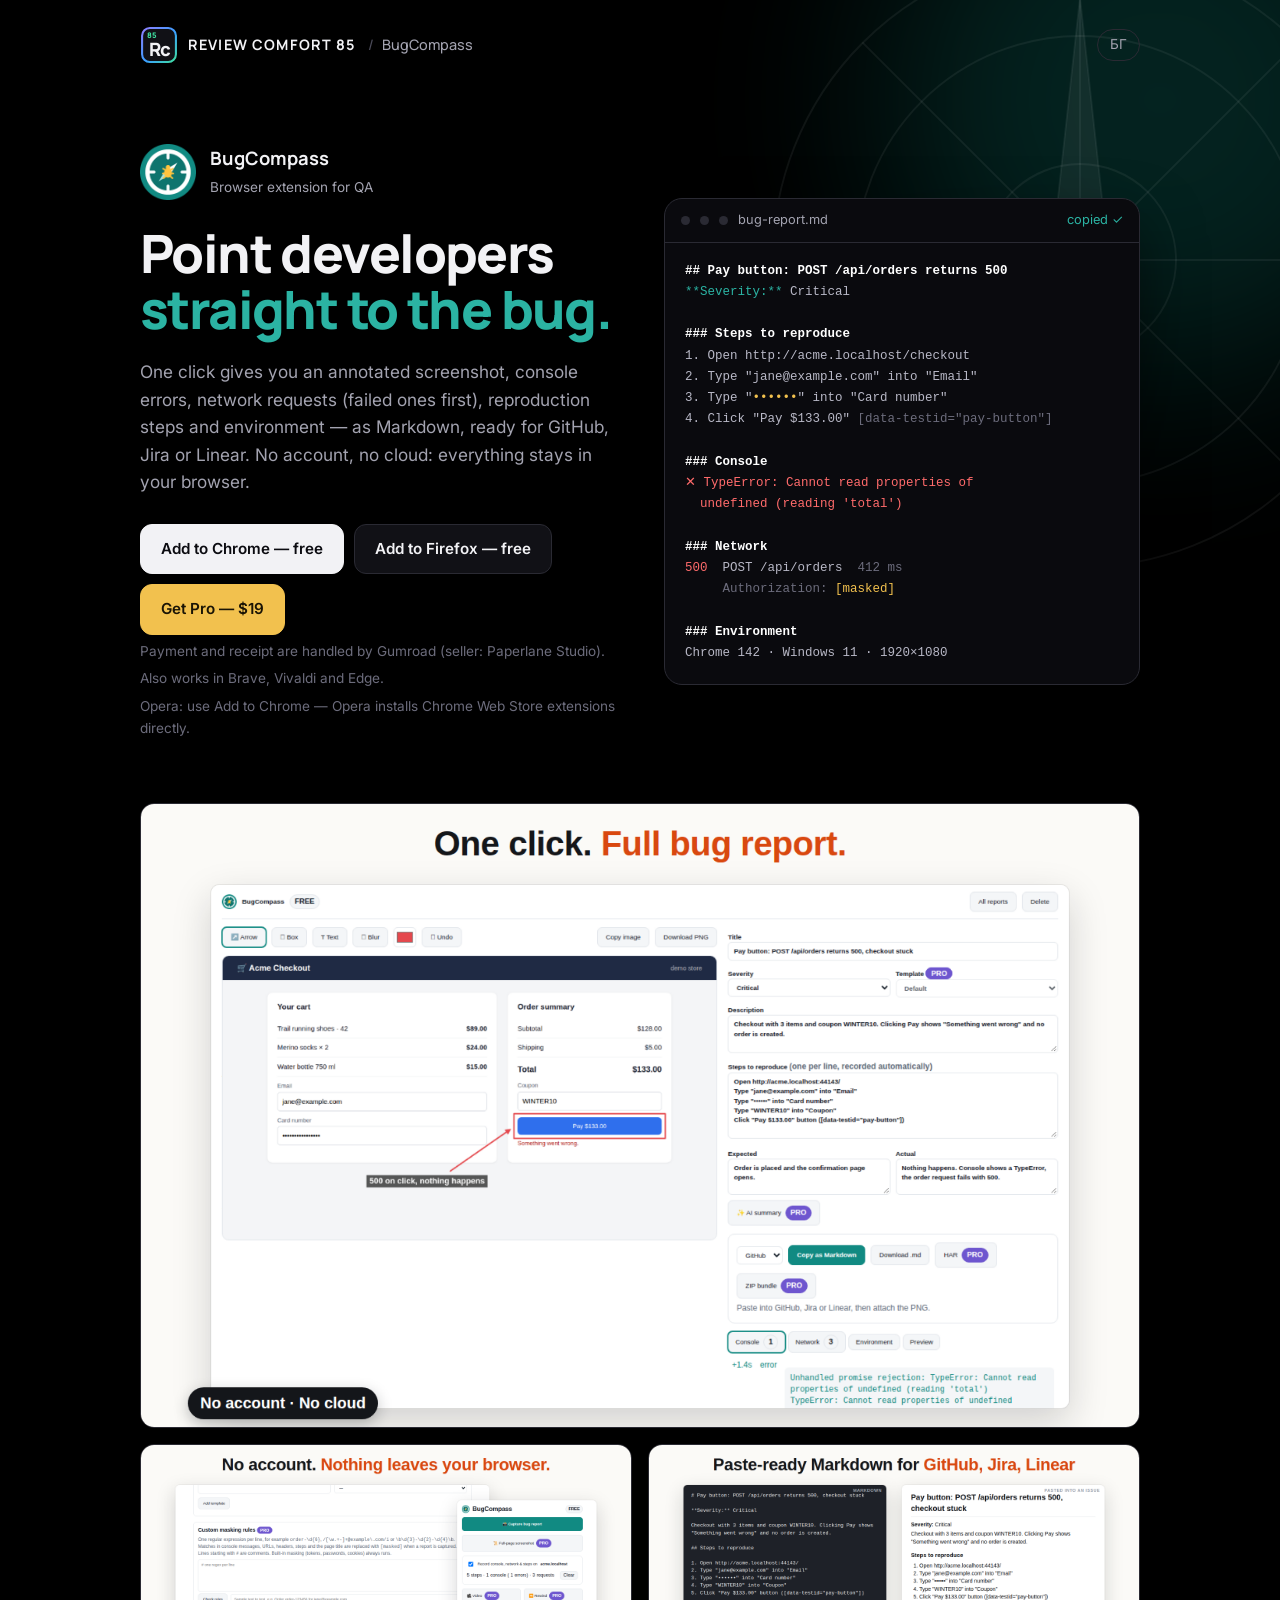
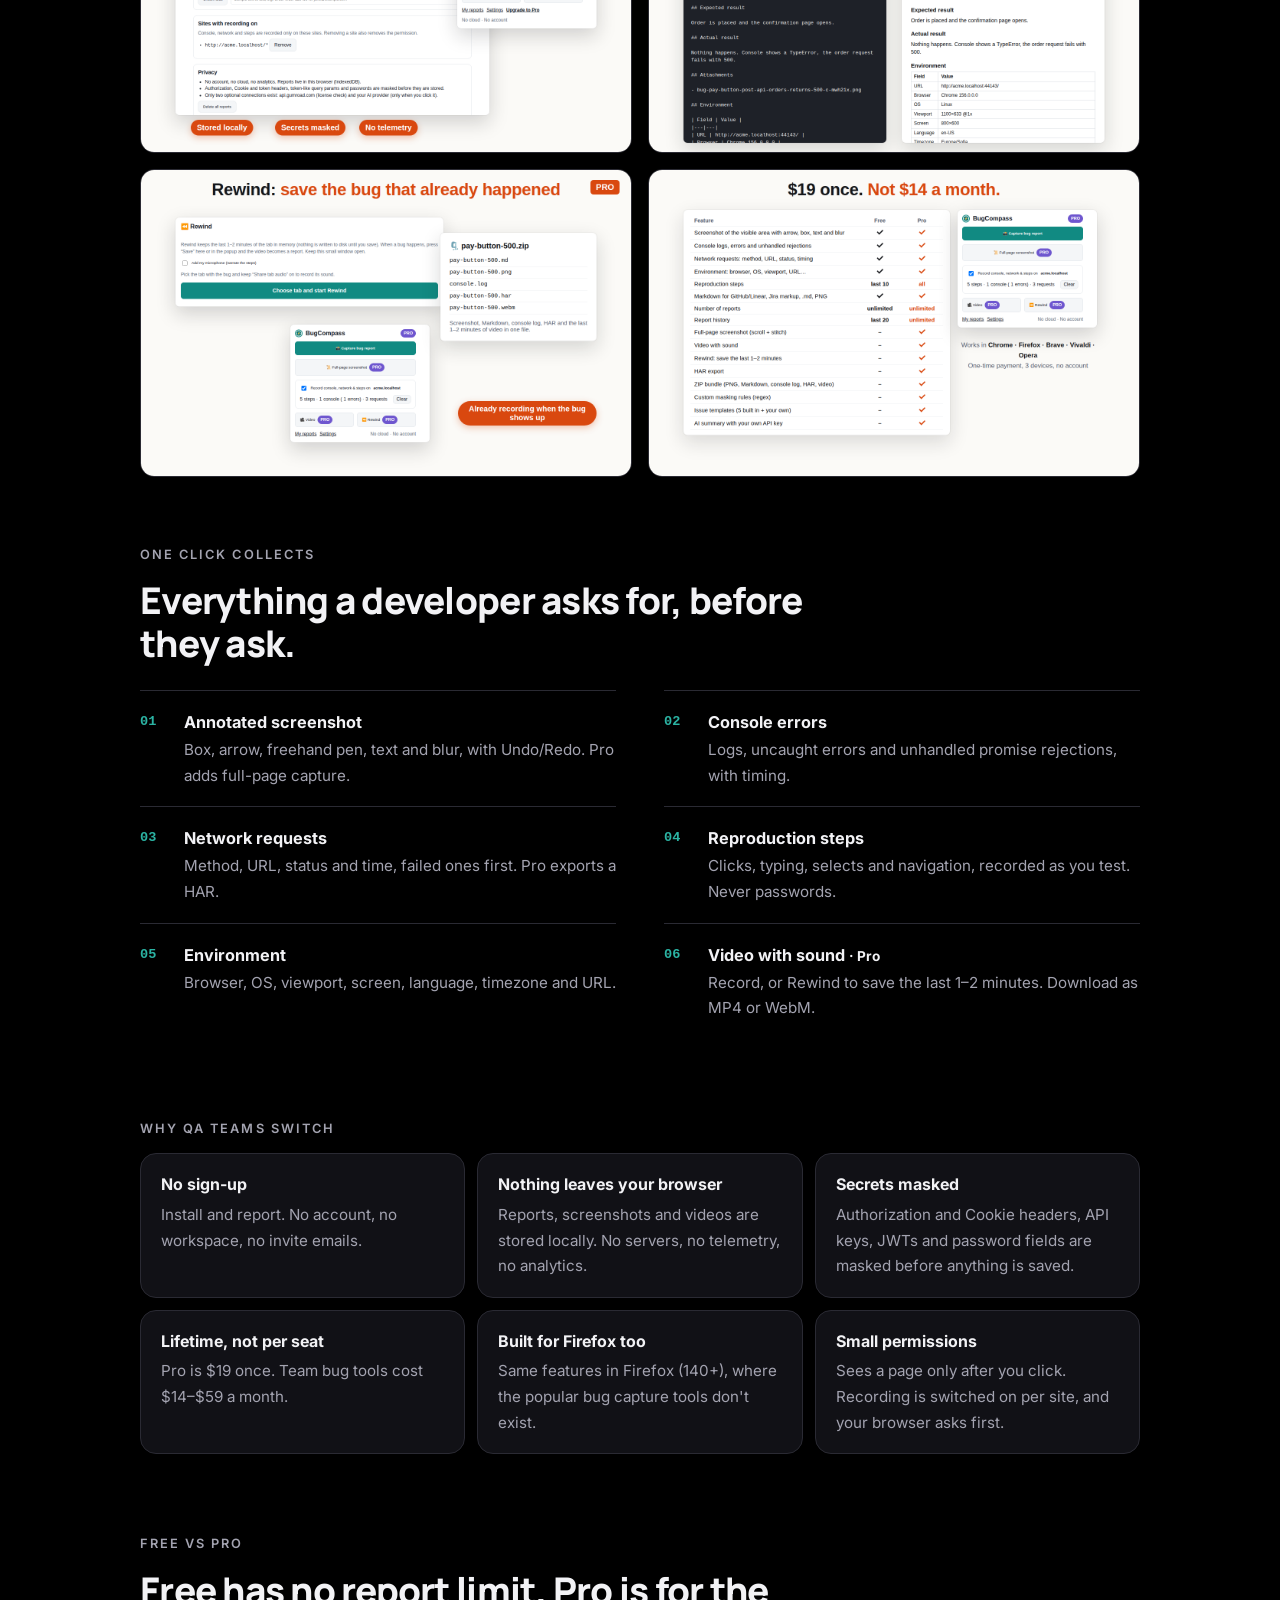
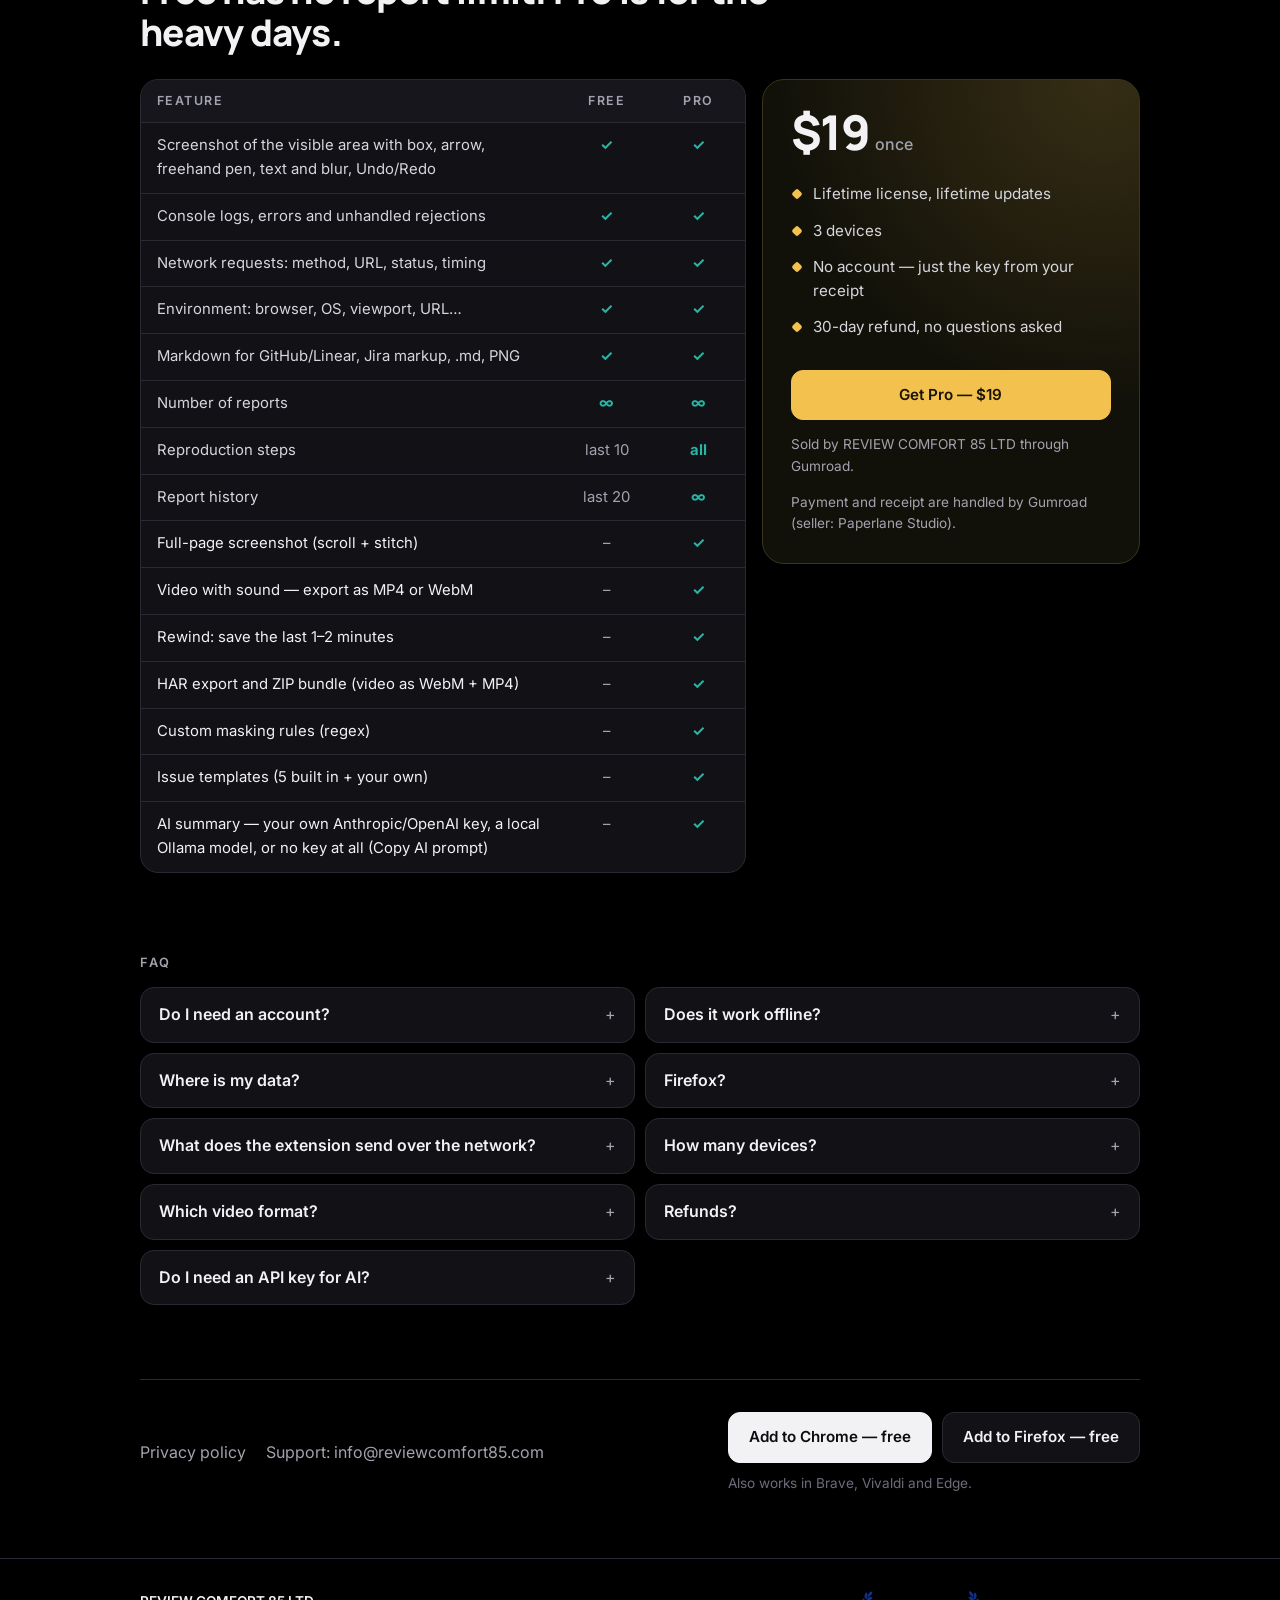
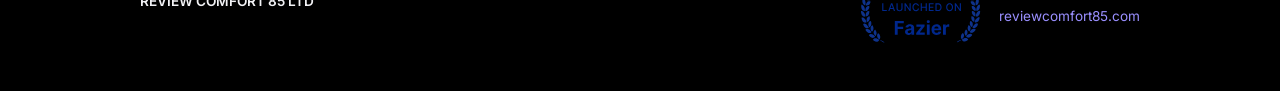
<file: bugcompass/index.html>
<!doctype html>
<html lang="en">
<head>
<meta charset="utf-8">
<meta name="viewport" content="width=device-width, initial-scale=1">
<title>BugCompass — Local bug reports, no account — REVIEW COMFORT 85</title>
<meta name="description" content="Browser extension for bug reports: annotated screenshot, console errors, network requests, steps and environment in one click. No account, no cloud. Free, Pro $19 lifetime.">
<meta name="theme-color" content="#000000">
<link rel="canonical" href="https://reviewcomfort85.com/bugcompass/">
<meta property="og:title" content="BugCompass — point developers straight to the bug">
<meta property="og:description" content="Screenshot, console, network, steps and environment in one click. Everything stays in your browser. Pro is $19 once.">
<meta property="og:type" content="website">
<meta property="og:url" content="https://reviewcomfort85.com/bugcompass/">
<meta property="og:image" content="https://reviewcomfort85.com/bugcompass/og.png">
<meta name="twitter:card" content="summary_large_image">
<script type="application/ld+json">
{"@context":"https://schema.org","@type":"SoftwareApplication","name":"BugCompass","description":"Browser extension for bug reports: annotated screenshot, console errors, network requests, reproduction steps and environment in one click. No account, no cloud, no telemetry.","applicationCategory":"DeveloperApplication","operatingSystem":"Chrome, Firefox, Edge, Brave, Vivaldi, Opera","url":"https://reviewcomfort85.com/bugcompass/","image":"https://reviewcomfort85.com/bugcompass/og.png","downloadUrl":"https://chromewebstore.google.com/detail/bugcompass/fhjanmhlamdpbmdhnngjgnblphlccfag","installUrl":"https://addons.mozilla.org/en-US/firefox/addon/bugcompass/",
 "offers":[{"@type":"Offer","price":"0","priceCurrency":"USD","name":"Free"},{"@type":"Offer","price":"19","priceCurrency":"USD","name":"Pro lifetime","url":"https://buy.reviewcomfort85.com/"}],
 "publisher":{"@type":"Organization","name":"REVIEW COMFORT 85 LTD","url":"https://reviewcomfort85.com/"}}
</script>
<link rel="icon" href="icon.png">
<link rel="preconnect" href="https://fonts.googleapis.com">
<link rel="preconnect" href="https://fonts.gstatic.com" crossorigin>
<link href="https://fonts.googleapis.com/css2?family=Inter:wght@400;500;600&family=Manrope:wght@600;700;800&display=swap" rel="stylesheet">
<link rel="stylesheet" href="../site.css">
<script src="../lang.js"></script>
<style>
  /* Same type and nav as the home page. BugCompass keeps its own teal + amber
     (from the icon) on top of the site's black, like Paperlane keeps its olive. */
  :root { --teal: #2bb3a3; --amber: #f2c14e; --red: #ff6b6b; }
  body { font-family: Inter, system-ui, -apple-system, "Segoe UI", sans-serif; overflow-x: hidden; }
  h1, h3, .brand, .price, .h2big { font-family: Manrope, Inter, system-ui, sans-serif; }

  .sky { position: absolute; inset: 0 0 auto 0; height: 760px; overflow: hidden; pointer-events: none; z-index: 0; }
  .sky .glow { position: absolute; width: 560px; height: 560px; right: -160px; top: -180px; border-radius: 50%; filter: blur(100px); background: #0f7d72; opacity: .28; }
  /* A faint compass rose instead of the home page grid. */
  .sky svg { position: absolute; right: -120px; top: -60px; width: 640px; height: 640px; color: rgba(255,255,255,.06); }
  .page { position: relative; z-index: 1; }

  nav { padding: 26px 0; }
  .brand { display: flex; align-items: center; gap: 10px; color: var(--text); font-weight: 800; letter-spacing: .06em; font-size: .92rem; }
  .brand:hover { text-decoration: none; }
  .mark { width: 38px; height: 38px; flex: none; display: block; }
  .crumb { color: var(--muted); font-weight: 500; letter-spacing: 0; }
  .crumb::before { content: "/"; margin: 0 8px 0 2px; color: #4a4a58; }

  /* Hero: the pitch on the left, an actual report on the right. */
  .top { display: grid; grid-template-columns: 1fr 1fr; gap: 48px; align-items: center; padding: 6vh 0 7vh; }
  .id { display: flex; align-items: center; gap: 14px; margin-bottom: 26px; }
  .id img { width: 56px; height: 56px; border-radius: 14px; }
  .id b { display: block; font-family: Manrope, Inter, sans-serif; font-size: 1.15rem; }
  .id small { color: var(--muted); font-size: .85rem; }
  .top h1 { font-size: clamp(2.1rem, 4.6vw, 3.3rem); line-height: 1.06; letter-spacing: -.03em; margin: 0 0 20px; font-weight: 800; }
  .top h1 em { font-style: normal; color: var(--teal); }
  .lede { color: var(--muted); font-size: 1.08rem; max-width: 500px; margin: 0 0 28px; }
  .ctas { display: flex; flex-wrap: wrap; gap: 10px; }
  .btn { display: inline-flex; align-items: center; gap: 8px; border-radius: 12px; padding: 12px 20px; font-weight: 600; font-size: .95rem; color: var(--text); border: 1px solid var(--line); background: var(--card); transition: transform .15s, border-color .15s, background .15s; }
  .btn:hover { text-decoration: none; transform: translateY(-1px); border-color: #55556a; }
  .btn.primary { background: #f2f2f5; border-color: #f2f2f5; color: #0b0b10; }
  .btn.buy { background: var(--amber); border-color: var(--amber); color: #1a1405; }
  .btn svg { width: 16px; height: 16px; }
  .stores { display: flex; flex-wrap: wrap; gap: 6px 16px; margin-top: 16px; font-size: .9rem; color: var(--muted); }
  .stores a { color: var(--text); border-bottom: 1px solid var(--line); }
  .stores a:hover { text-decoration: none; border-color: var(--muted); }
  .btn.soon { cursor: default; opacity: .78; }
  .btn.soon:hover { transform: none; }
  .btn.primary.soon:hover { border-color: #f2f2f5; }
  .btn.buy.soon:hover { border-color: var(--amber); }
  .stores .soon-tag { color: var(--text); }
  .stores .soon-tag small { color: var(--muted); font-size: .85em; }
  .foot-right { display: inline-flex; align-items: center; gap: 18px; }
  .fazier { display: inline-flex; opacity: .55; transition: opacity .15s; }
  .fazier:hover { opacity: 1; }
  .fazier img { display: block; height: auto; }
  .hint { margin: 6px 0 0; color: #6c6c7c; font-size: .85rem; }
  .end-cta .hint { margin-top: 10px; }

  .report { background: #0a0a0e; border: 1px solid var(--line); border-radius: 18px; overflow: hidden; box-shadow: 0 30px 60px rgba(0,0,0,.55); }
  .report .bar { display: flex; align-items: center; gap: 10px; padding: 11px 16px; border-bottom: 1px solid var(--line); font-size: .8rem; color: var(--muted); }
  .report .bar i { width: 9px; height: 9px; border-radius: 50%; background: #2a2a33; }
  .report .bar span { margin-left: auto; color: var(--teal); }
  .report pre { margin: 0; padding: 18px 20px 20px; font: 12.5px/1.7 ui-monospace, "Cascadia Code", Consolas, monospace; color: #b8b8c6; white-space: pre-wrap; word-break: break-word; }
  .report .h { color: #fff; font-weight: 700; }
  .report .k { color: var(--teal); }
  .report .e { color: var(--red); }
  .report .m { color: var(--amber); }
  .report .d { color: #6c6c7c; }

  section { padding: 40px 0; }
  .label { font-size: .8rem; letter-spacing: .16em; text-transform: uppercase; color: var(--muted); margin: 0 0 14px; font-weight: 600; }
  .h2big { text-transform: none; color: var(--text); font-size: clamp(1.6rem, 3.4vw, 2.3rem); letter-spacing: -.02em; margin: 0 0 26px; font-weight: 800; max-width: 680px; line-height: 1.15; }

  /* Screenshots are light, so they sit in a dark frame. */
  .shots { display: grid; grid-template-columns: 1fr 1fr; gap: 16px; overflow: visible; padding: 0; margin-bottom: 28px; }
  .shots img { width: 100%; height: auto; border-radius: 14px; border: 1px solid var(--line); }
  .shots img:first-child { grid-column: 1 / -1; }

  /* What one click collects: a numbered list, not icon cards. */
  .parts { list-style: none; margin: 0; padding: 0; display: grid; grid-template-columns: 1fr 1fr; gap: 0 48px; counter-reset: p; }
  .parts li { counter-increment: p; display: grid; grid-template-columns: 44px 1fr; padding: 18px 0; border-top: 1px solid var(--line); }
  .parts li::before { content: counter(p, decimal-leading-zero); font: 600 .85rem/1.6 ui-monospace, Consolas, monospace; color: var(--teal); padding-top: 2px; }
  .parts b { display: block; font-size: 1.02rem; margin-bottom: 2px; }
  .parts span { color: var(--muted); font-size: .95rem; }

  .why { display: grid; grid-template-columns: repeat(3, 1fr); gap: 12px; }
  .why div { background: var(--card); border: 1px solid var(--line); border-radius: 16px; padding: 18px 20px; }
  .why b { display: block; margin-bottom: 4px; }
  .why span { color: var(--muted); font-size: .95rem; line-height: 1.5; }

  /* Free vs Pro */
  .plans { display: grid; grid-template-columns: 1.6fr 1fr; gap: 16px; align-items: start; }
  .tbl { background: var(--card); border: 1px solid var(--line); border-radius: 18px; overflow: hidden; }
  table { width: 100%; border-collapse: collapse; font-size: .93rem; }
  th, td { padding: 11px 16px; border-bottom: 1px solid var(--line); text-align: left; vertical-align: top; }
  tr:last-child td { border-bottom: 0; }
  th { font-size: .78rem; letter-spacing: .12em; text-transform: uppercase; color: var(--muted); font-weight: 600; background: #16161c; }
  td { color: #d6d6de; }
  td.c, th.c { text-align: center; width: 92px; white-space: nowrap; }
  td.c { color: var(--muted); }
  td.y { color: var(--teal); font-weight: 700; }
  tr.pro td:first-child { color: var(--text); }
  .buybox { position: sticky; top: 20px; background: radial-gradient(circle at 90% 0%, rgba(242,193,78,.16), transparent 55%), #121109; border: 1px solid #3a3420; border-radius: 22px; padding: 28px; }
  .buybox .price { font-size: 3rem; font-weight: 800; letter-spacing: -.03em; line-height: 1; }
  .buybox .price small { font: 500 1rem Inter, sans-serif; color: var(--muted); letter-spacing: 0; margin-left: 6px; }
  .buybox ul { list-style: none; padding: 0; margin: 20px 0 24px; color: #d6d6de; font-size: .95rem; }
  .buybox li { padding: 6px 0 6px 22px; position: relative; }
  .buybox li::before { content: ""; position: absolute; left: 2px; top: 14px; width: 8px; height: 8px; border-radius: 2px; background: var(--amber); transform: rotate(45deg); }
  .buybox .btn { width: 100%; justify-content: center; }
  .buybox p { color: var(--muted); font-size: .85rem; margin: 14px 0 0; }

  /* FAQ */
  .faq { display: grid; grid-template-columns: 1fr 1fr; gap: 10px; align-items: start; }
  details { background: var(--card); border: 1px solid var(--line); border-radius: 14px; padding: 14px 18px; margin-bottom: 10px; }
  details[open] { border-color: #3a3a47; }
  summary { cursor: pointer; font-weight: 600; list-style: none; display: flex; justify-content: space-between; gap: 12px; }
  summary::-webkit-details-marker { display: none; }
  summary::after { content: "+"; color: var(--muted); font-weight: 400; }
  details[open] summary::after { content: "–"; }
  details p { color: var(--muted); margin: 10px 0 0; font-size: .95rem; }

  .end { display: flex; flex-wrap: wrap; justify-content: space-between; align-items: center; gap: 20px; border-top: 1px solid var(--line); padding: 32px 0 64px; margin-top: 24px; }
  .end .links { margin: 0; }
  .end .links a { color: var(--muted); }
  .end .links a:hover { color: var(--text); text-decoration: none; }
  footer .cols { justify-content: space-between; }

  @media (max-width: 900px) {
    .top { grid-template-columns: 1fr; gap: 36px; }
    .plans { grid-template-columns: 1fr; }
    .buybox { position: static; }
    .why { grid-template-columns: 1fr 1fr; }
  }
  @media (max-width: 640px) {
    .parts, .faq, .why { grid-template-columns: 1fr; }
    .shots { grid-template-columns: 1fr; gap: 12px; }
    th, td { padding: 9px 10px; }
    td.c, th.c { width: 60px; }
    .crumb { display: none; }
  }
  @media (prefers-reduced-motion: reduce) { .btn { transition: none; } .btn:hover { transform: none; } }
</style>
</head>
<body>
<div class="sky" aria-hidden="true">
  <div class="glow"></div>
  <svg viewBox="0 0 200 200" fill="none" stroke="currentColor" stroke-width=".6">
    <circle cx="100" cy="100" r="96"/><circle cx="100" cy="100" r="70"/><circle cx="100" cy="100" r="30"/>
    <path d="M100 4v192M4 100h192M32 32l136 136M168 32L32 168"/>
    <path d="M100 18l9 82-9 82-9-82z" fill="currentColor"/>
  </svg>
</div>

<div class="page">
<div class="wrap">

<nav>
  <a class="brand" href="../"><svg class="mark" viewBox="0 0 64 64" role="img" aria-label="Rc 85"><defs><linearGradient id="rcg" x1="0" y1="0" x2="1" y2="1"><stop offset="0" stop-color="#8f7dff"/><stop offset=".55" stop-color="#3aa0ff"/><stop offset="1" stop-color="#3fe0a0"/></linearGradient></defs><rect x="3.500" y="3.500" width="57" height="57" rx="13" fill="#111116" stroke="url(#rcg)" stroke-width="3.500"/><text x="11" y="21" font-family="Manrope, Inter, sans-serif" font-weight="800" font-size="13" fill="#3fe0a0">85</text><text x="33" y="50" font-family="Manrope, Inter, sans-serif" font-weight="800" font-size="31" letter-spacing="-1.500" text-anchor="middle" fill="#f2f2f5">Rc</text></svg>REVIEW COMFORT 85<span class="crumb">BugCompass</span></a>
  <button class="lang" type="button"><span class="en">БГ</span><span class="bg">EN</span></button>
</nav>

<header class="top">
  <div>
    <div class="id">
      <img src="icon.png" alt="BugCompass">
      <div><b>BugCompass</b><small><span class="en">Browser extension for QA</span><span class="bg">Разширение за браузър за QA</span></small></div>
    </div>
    <h1><span class="en">Point developers <em>straight to the bug.</em></span><span class="bg">Насочва разработчиците <em>право към бъга.</em></span></h1>
    <p class="lede"><span class="en">One click gives you an annotated screenshot, console errors, network requests (failed ones first), reproduction steps and environment — as Markdown, ready for GitHub, Jira or Linear. No account, no cloud: everything stays in your browser.</span><span class="bg">С един клик получаваш анотирана снимка на екрана, грешките от конзолата, мрежовите заявки (първо неуспешните), стъпките за възпроизвеждане и средата — като Markdown, готов за GitHub, Jira или Linear. Без акаунт и без облак: всичко остава в браузъра ти.</span></p>
    <div class="ctas">
      <a class="btn primary" href="https://chromewebstore.google.com/detail/bugcompass/fhjanmhlamdpbmdhnngjgnblphlccfag" target="_blank" rel="noopener"><span class="en">Add to Chrome — free</span><span class="bg">Добави в Chrome — безплатно</span></a>
      <a class="btn" href="https://addons.mozilla.org/en-US/firefox/addon/bugcompass/?utm_source=site&amp;utm_medium=button&amp;utm_campaign=launch_dec26" target="_blank" rel="noopener"><span class="en">Add to Firefox — free</span><span class="bg">Добави във Firefox — безплатно</span></a>
      <a class="btn buy" href="https://buy.reviewcomfort85.com/" target="_blank" rel="noopener"><span class="en">Get Pro — $19</span><span class="bg">Вземи Pro — $19</span></a>
    </div>
    <p class="hint"><span class="en">Payment and receipt are handled by Gumroad (seller: Paperlane Studio).</span><span class="bg">Плащането и касовата бележка минават през Gumroad (продавач: Paperlane Studio).</span></p>
    <p class="hint"><span class="en">Also works in Brave, Vivaldi and Edge</span><span class="bg">Работи и в Brave, Vivaldi и Edge</span>.</p>
    <p class="hint"><span class="en">Opera: use Add to Chrome — Opera installs Chrome Web Store extensions directly</span><span class="bg">Opera: натисни „Добави в Chrome“ — Opera инсталира разширения от Chrome Web Store директно</span>.</p>
  </div>

  <div class="report" aria-label="Example report">
    <div class="bar"><i></i><i></i><i></i>bug-report.md<span><span class="en">copied ✓</span><span class="bg">копирано ✓</span></span></div>
<pre><span class="h">## Pay button: POST /api/orders returns 500</span>
<span class="k">**Severity:**</span> Critical

<span class="h">### Steps to reproduce</span>
1. Open http://acme.localhost/checkout
2. Type "jane@example.com" into "Email"
3. Type "<span class="m">••••••</span>" into "Card number"
4. Click "Pay $133.00" <span class="d">[data-testid="pay-button"]</span>

<span class="h">### Console</span>
<span class="e">✕ TypeError: Cannot read properties of
  undefined (reading 'total')</span>

<span class="h">### Network</span>
<span class="e">500</span>  POST /api/orders  <span class="d">412 ms</span>
<span class="d">     Authorization:</span> <span class="m">[masked]</span>

<span class="h">### Environment</span>
Chrome 142 · Windows 11 · 1920×1080</pre>
  </div>
</header>

<div class="shots">
  <img src="shots/01.png" width="1280" height="800" alt="BugCompass report editor with an annotated screenshot, console errors and steps">
  <img src="shots/02.png" width="1280" height="800" alt="No account, everything stored locally" loading="lazy">
  <img src="shots/03.png" width="1280" height="800" alt="Markdown export for GitHub, Jira and Linear" loading="lazy">
  <img src="shots/04.png" width="1280" height="800" alt="Rewind and ZIP bundle" loading="lazy">
  <img src="shots/05.png" width="1280" height="800" alt="Pro is $19 once" loading="lazy">
</div>

<section id="features">
  <p class="label"><span class="en">One click collects</span><span class="bg">Един клик събира</span></p>
  <h2 class="h2big"><span class="en">Everything a developer asks for, before they ask.</span><span class="bg">Всичко, което разработчикът пита, преди да е попитал.</span></h2>
  <ol class="parts">
    <li><div><b class="en">Annotated screenshot</b><b class="bg">Анотирана снимка</b>
      <span class="en">Box, arrow, freehand pen, text and blur, with Undo/Redo. Pro adds full-page capture.</span>
      <span class="bg">Рамка, стрелка, свободно рисуване, текст и замъгляване, с Undo/Redo. Pro добавя снимка на цялата страница.</span></div></li>
    <li><div><b class="en">Console errors</b><b class="bg">Грешки от конзолата</b>
      <span class="en">Logs, uncaught errors and unhandled promise rejections, with timing.</span>
      <span class="bg">Логове, необработени грешки и rejection-и, с точното време.</span></div></li>
    <li><div><b class="en">Network requests</b><b class="bg">Мрежови заявки</b>
      <span class="en">Method, URL, status and time, failed ones first. Pro exports a HAR.</span>
      <span class="bg">Метод, URL, статус и време, първо неуспешните. Pro експортира HAR.</span></div></li>
    <li><div><b class="en">Reproduction steps</b><b class="bg">Стъпки за възпроизвеждане</b>
      <span class="en">Clicks, typing, selects and navigation, recorded as you test. Never passwords.</span>
      <span class="bg">Кликове, писане, избори и навигация, записани докато тестваш. Никога пароли.</span></div></li>
    <li><div><b class="en">Environment</b><b class="bg">Среда</b>
      <span class="en">Browser, OS, viewport, screen, language, timezone and URL.</span>
      <span class="bg">Браузър, ОС, прозорец, екран, език, часова зона и URL.</span></div></li>
    <li><div><b class="en">Video with sound <small>· Pro</small></b><b class="bg">Видео със звук <small>· Pro</small></b>
      <span class="en">Record, or Rewind to save the last 1–2 minutes. Download as MP4 or WebM.</span>
      <span class="bg">Запис или Rewind, който пази последните 1–2 минути. Сваляш като MP4 или WebM.</span></div></li>
  </ol>
</section>

<section>
  <p class="label"><span class="en">Why QA teams switch</span><span class="bg">Защо QA екипите минават към него</span></p>
  <div class="why">
    <div><b class="en">No sign-up</b><b class="bg">Без регистрация</b>
      <span class="en">Install and report. No account, no workspace, no invite emails.</span>
      <span class="bg">Инсталираш и репортваш. Без акаунт, без workspace, без покани по имейл.</span></div>
    <div><b class="en">Nothing leaves your browser</b><b class="bg">Нищо не излиза от браузъра</b>
      <span class="en">Reports, screenshots and videos are stored locally. No servers, no telemetry, no analytics.</span>
      <span class="bg">Репортите, снимките и видеата се пазят локално. Без сървъри, телеметрия и анализи.</span></div>
    <div><b class="en">Secrets masked</b><b class="bg">Скрити тайни</b>
      <span class="en">Authorization and Cookie headers, API keys, JWTs and password fields are masked before anything is saved.</span>
      <span class="bg">Authorization и Cookie хедъри, API ключове, JWT и пароли се маскират, преди да се запише каквото и да е.</span></div>
    <div><b class="en">Lifetime, not per seat</b><b class="bg">Завинаги, не на потребител</b>
      <span class="en">Pro is $19 once. Team bug tools cost $14–$59 a month.</span>
      <span class="bg">Pro е $19 еднократно. Екипните инструменти струват $14–$59 на месец.</span></div>
    <div><b class="en">Built for Firefox too</b><b class="bg">И за Firefox</b>
      <span class="en">Same features in Firefox (140+), where the popular bug capture tools don't exist.</span>
      <span class="bg">Същите функции във Firefox (140+), където популярните инструменти липсват.</span></div>
    <div><b class="en">Small permissions</b><b class="bg">Малко права</b>
      <span class="en">Sees a page only after you click. Recording is switched on per site, and your browser asks first.</span>
      <span class="bg">Вижда страница само след клик. Записът се пуска за всеки сайт поотделно и браузърът пита първо.</span></div>
  </div>
</section>

<section id="pricing">
  <p class="label"><span class="en">Free vs Pro</span><span class="bg">Безплатно и Pro</span></p>
  <h2 class="h2big"><span class="en">Free has no report limit. Pro is for the heavy days.</span><span class="bg">Безплатната версия няма лимит на репортите. Pro е за тежките дни.</span></h2>
  <div class="plans">
    <div class="tbl"><table>
      <tr><th><span class="en">Feature</span><span class="bg">Функция</span></th><th class="c">Free</th><th class="c">Pro</th></tr>
      <tr><td><span class="en">Screenshot of the visible area with box, arrow, freehand pen, text and blur, Undo/Redo</span><span class="bg">Снимка на видимата част с рамка, стрелка, свободно рисуване, текст и замъгляване, Undo/Redo</span></td><td class="c y">✓</td><td class="c y">✓</td></tr>
      <tr><td><span class="en">Console logs, errors and unhandled rejections</span><span class="bg">Логове, грешки и необработени rejection-и от конзолата</span></td><td class="c y">✓</td><td class="c y">✓</td></tr>
      <tr><td><span class="en">Network requests: method, URL, status, timing</span><span class="bg">Мрежови заявки: метод, URL, статус, време</span></td><td class="c y">✓</td><td class="c y">✓</td></tr>
      <tr><td><span class="en">Environment: browser, OS, viewport, URL…</span><span class="bg">Среда: браузър, ОС, размер на прозореца, URL…</span></td><td class="c y">✓</td><td class="c y">✓</td></tr>
      <tr><td><span class="en">Markdown for GitHub/Linear, Jira markup, .md, PNG</span><span class="bg">Markdown за GitHub/Linear, Jira, .md, PNG</span></td><td class="c y">✓</td><td class="c y">✓</td></tr>
      <tr><td><span class="en">Number of reports</span><span class="bg">Брой репорти</span></td><td class="c y">∞</td><td class="c y">∞</td></tr>
      <tr><td><span class="en">Reproduction steps</span><span class="bg">Стъпки за възпроизвеждане</span></td><td class="c"><span class="en">last 10</span><span class="bg">последни 10</span></td><td class="c y"><span class="en">all</span><span class="bg">всички</span></td></tr>
      <tr><td><span class="en">Report history</span><span class="bg">История на репортите</span></td><td class="c"><span class="en">last 20</span><span class="bg">последни 20</span></td><td class="c y">∞</td></tr>
      <tr class="pro"><td><span class="en">Full-page screenshot (scroll + stitch)</span><span class="bg">Снимка на цялата страница</span></td><td class="c">–</td><td class="c y">✓</td></tr>
      <tr class="pro"><td><span class="en">Video with sound — export as MP4 or WebM</span><span class="bg">Видео със звук — експорт като MP4 или WebM</span></td><td class="c">–</td><td class="c y">✓</td></tr>
      <tr class="pro"><td><span class="en">Rewind: save the last 1–2 minutes</span><span class="bg">Rewind: запазва последните 1–2 минути</span></td><td class="c">–</td><td class="c y">✓</td></tr>
      <tr class="pro"><td><span class="en">HAR export and ZIP bundle (video as WebM + MP4)</span><span class="bg">HAR експорт и ZIP пакет (видео като WebM + MP4)</span></td><td class="c">–</td><td class="c y">✓</td></tr>
      <tr class="pro"><td><span class="en">Custom masking rules (regex)</span><span class="bg">Собствени правила за маскиране (regex)</span></td><td class="c">–</td><td class="c y">✓</td></tr>
      <tr class="pro"><td><span class="en">Issue templates (5 built in + your own)</span><span class="bg">Шаблони за issue (5 вградени + твои)</span></td><td class="c">–</td><td class="c y">✓</td></tr>
      <tr class="pro"><td><span class="en">AI summary — your own Anthropic/OpenAI key, a local Ollama model, or no key at all (Copy AI prompt)</span><span class="bg">AI резюме — с твой Anthropic/OpenAI ключ, с локален модел в Ollama или изобщо без ключ (Copy AI prompt)</span></td><td class="c">–</td><td class="c y">✓</td></tr>
    </table></div>

    <aside class="buybox">
      <div class="price">$19<small><span class="en">once</span><span class="bg">еднократно</span></small></div>
      <ul>
        <li><span class="en">Lifetime license, lifetime updates</span><span class="bg">Лиценз завинаги, обновления завинаги</span></li>
        <li><span class="en">3 devices</span><span class="bg">3 устройства</span></li>
        <li><span class="en">No account — just the key from your receipt</span><span class="bg">Без акаунт — само ключът от касовата бележка</span></li>
        <li><span class="en">30-day refund, no questions asked</span><span class="bg">30 дни за връщане, без въпроси</span></li>
      </ul>
      <a class="btn buy" href="https://buy.reviewcomfort85.com/" target="_blank" rel="noopener"><span class="en">Get Pro — $19</span><span class="bg">Вземи Pro — $19</span></a>
      <p><span class="en">Sold by REVIEW COMFORT 85 LTD through Gumroad.</span><span class="bg">Продава REVIEW COMFORT 85 LTD чрез Gumroad.</span></p>
      <p class="hint"><span class="en">Payment and receipt are handled by Gumroad (seller: Paperlane Studio).</span><span class="bg">Плащането и касовата бележка минават през Gumroad (продавач: Paperlane Studio).</span></p>
    </aside>
  </div>
</section>

<section id="faq">
  <p class="label">FAQ</p>
  <div class="faq">
  <div>
  <details><summary><span class="en">Do I need an account?</span><span class="bg">Трябва ли ми акаунт?</span></summary>
    <p class="en">No. Neither for Free nor for Pro — Pro only needs the license key from your receipt.</p>
    <p class="bg">Не. Нито за Free, нито за Pro — за Pro трябва само лицензният ключ от касовата бележка.</p></details>
  <details><summary><span class="en">Where is my data?</span><span class="bg">Къде са данните ми?</span></summary>
    <p class="en">In your browser's local extension storage. We run no servers and never see your reports.</p>
    <p class="bg">В локалното хранилище на разширението в браузъра ти. Нямаме сървъри и никога не виждаме репортите ти.</p></details>
  <details><summary><span class="en">What does the extension send over the network?</span><span class="bg">Какво праща разширението по мрежата?</span></summary>
    <p class="en">Only the Gumroad license check (Pro) and, if you click "AI summary" with Anthropic or OpenAI, that report's text to that provider using your own key. A local Ollama model stays on your computer, and "Copy AI prompt" only copies text to your clipboard. Nothing else.</p>
    <p class="bg">Само проверката на лиценза в Gumroad (Pro) и, ако натиснеш „AI summary“ с Anthropic или OpenAI, текста на този репорт към този доставчик с твой ключ. Локалният модел в Ollama остава на компютъра ти, а „Copy AI prompt“ само копира текст в клипборда. Нищо друго.</p></details>
  <details><summary><span class="en">Which video format?</span><span class="bg">В какъв формат е видеото?</span></summary>
    <p class="en">Export as MP4 or WebM. BugCompass records WebM, which plays in every browser and in VLC. Download MP4 converts it to an H.264 MP4 inside your browser — nothing is uploaded — and the ZIP bundle contains both files. MP4 sound is AAC where the browser has an AAC encoder (Chrome on Windows and macOS), otherwise Opus; browsers, VLC and Windows play both, but QuickTime may play an Opus MP4 without sound. If your browser has no H.264 encoder (possible in Firefox), you get the WebM plus a short README instead.</p>
    <p class="bg">Експорт като MP4 или WebM. BugCompass записва WebM, който се пуска във всеки браузър и във VLC. „Download MP4“ го конвертира в H.264 MP4 в самия браузър — нищо не се качва — а ZIP пакетът съдържа и двата файла. Звукът в MP4 е AAC, ако браузърът има AAC енкодер (Chrome под Windows и macOS), иначе Opus; браузърите, VLC и Windows пускат и двата, но QuickTime може да пусне Opus MP4 без звук. Ако браузърът няма H.264 енкодер (възможно във Firefox), получаваш WebM и кратък README.</p></details>
  <details><summary><span class="en">Do I need an API key for AI?</span><span class="bg">Трябва ли ми API ключ за AI?</span></summary>
    <p class="en">No. Use your own Anthropic/OpenAI key, a free local Ollama model (no key), or "Copy AI prompt": it copies a masked, ready-made prompt to paste into your own ChatGPT or Claude chat. AI features are part of Pro.</p>
    <p class="bg">Не. Можеш с твой Anthropic/OpenAI ключ, с безплатен локален модел в Ollama (без ключ) или с „Copy AI prompt“: копира готов маскиран промпт, който поставяш в своя ChatGPT или Claude чат. AI функциите са част от Pro.</p></details>
  </div>
  <div>
  <details><summary><span class="en">Does it work offline?</span><span class="bg">Работи ли офлайн?</span></summary>
    <p class="en">Yes. After activation Pro keeps working offline; it re-checks the key with Gumroad about once a day when you are online.</p>
    <p class="bg">Да. След активиране Pro работи офлайн; ключът се проверява в Gumroad около веднъж на ден, когато си онлайн.</p></details>
  <details><summary>Firefox?</summary>
    <p class="en">Yes, same features. Firefox doesn't share tab audio with extensions, so video sound there comes from your microphone.</p>
    <p class="bg">Да, същите функции. Firefox не дава звука на таба на разширенията, затова звукът на видеото там е от микрофона.</p></details>
  <details><summary><span class="en">How many devices?</span><span class="bg">На колко устройства?</span></summary>
    <p class="en">One Pro license works on 3 devices (browsers or computers). Replaced a computer or reinstalled the browser? Email us and we reset the count.</p>
    <p class="bg">Един Pro лиценз работи на 3 устройства (браузъри или компютри). Смени компютъра или преинсталира браузъра? Пиши ни и ще нулираме броя.</p></details>
  <details><summary><span class="en">Refunds?</span><span class="bg">Връщане на парите?</span></summary>
    <p class="en">30 days, no questions asked: email info@reviewcomfort85.com.</p>
    <p class="bg">30 дни, без въпроси: пиши на info@reviewcomfort85.com.</p></details>
  </div>
  </div>
</section>

<div class="end" id="support">
  <div class="links">
    <a href="privacy.html"><span class="en">Privacy policy</span><span class="bg">Политика за поверителност</span></a>
    <a href="mailto:info@reviewcomfort85.com?subject=BugCompass"><span class="en">Support: info@reviewcomfort85.com</span><span class="bg">Поддръжка: info@reviewcomfort85.com</span></a>
  </div>
  <div class="end-cta"><div class="ctas">
    <a class="btn primary" href="https://chromewebstore.google.com/detail/bugcompass/fhjanmhlamdpbmdhnngjgnblphlccfag" target="_blank" rel="noopener"><span class="en">Add to Chrome — free</span><span class="bg">Добави в Chrome — безплатно</span></a>
    <a class="btn" href="https://addons.mozilla.org/en-US/firefox/addon/bugcompass/?utm_source=site&amp;utm_medium=button&amp;utm_campaign=launch_dec26" target="_blank" rel="noopener"><span class="en">Add to Firefox — free</span><span class="bg">Добави във Firefox — безплатно</span></a>
  </div>
    <p class="hint"><span class="en">Also works in Brave, Vivaldi and Edge</span><span class="bg">Работи и в Brave, Vivaldi и Edge</span>.</p>
  </div>
</div>

</div>

<footer>
  <div class="wrap cols">
    <span><strong>REVIEW COMFORT 85 LTD</strong></span>
    <span class="foot-right">
      <a class="fazier" href="https://fazier.com" target="_blank" rel="noopener"><img src="fazier-launched.svg" width="120" height="51" alt="Fazier badge" loading="lazy"></a>
      <a href="../">reviewcomfort85.com</a>
    </span>
  </div>
</footer>
</div>
<script src="attr.js"></script>
<!-- Cloudflare Web Analytics (cookieless) --><script defer src="https://static.cloudflareinsights.com/beacon.min.js" data-cf-beacon='{"token": "da25f4eb77614a69bbba2c67183ef016"}'></script>
</body>
</html>
</file>
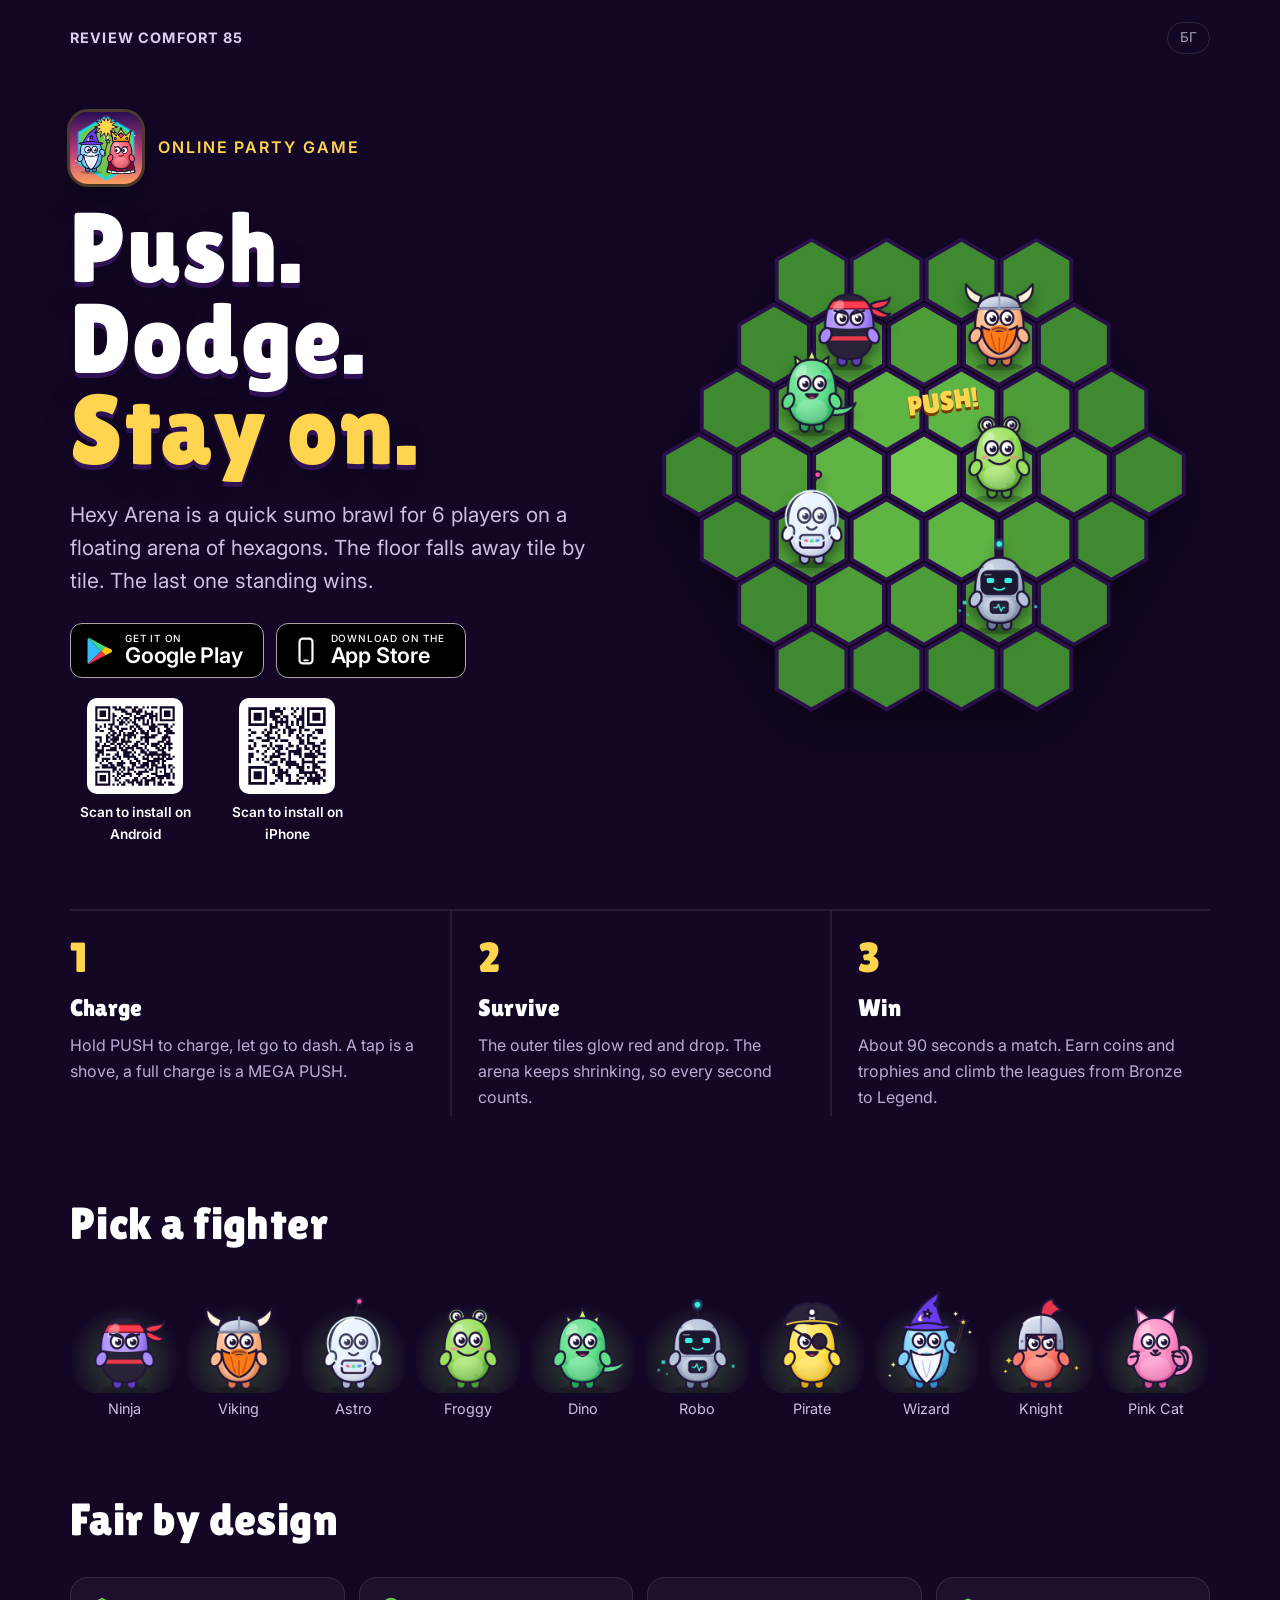
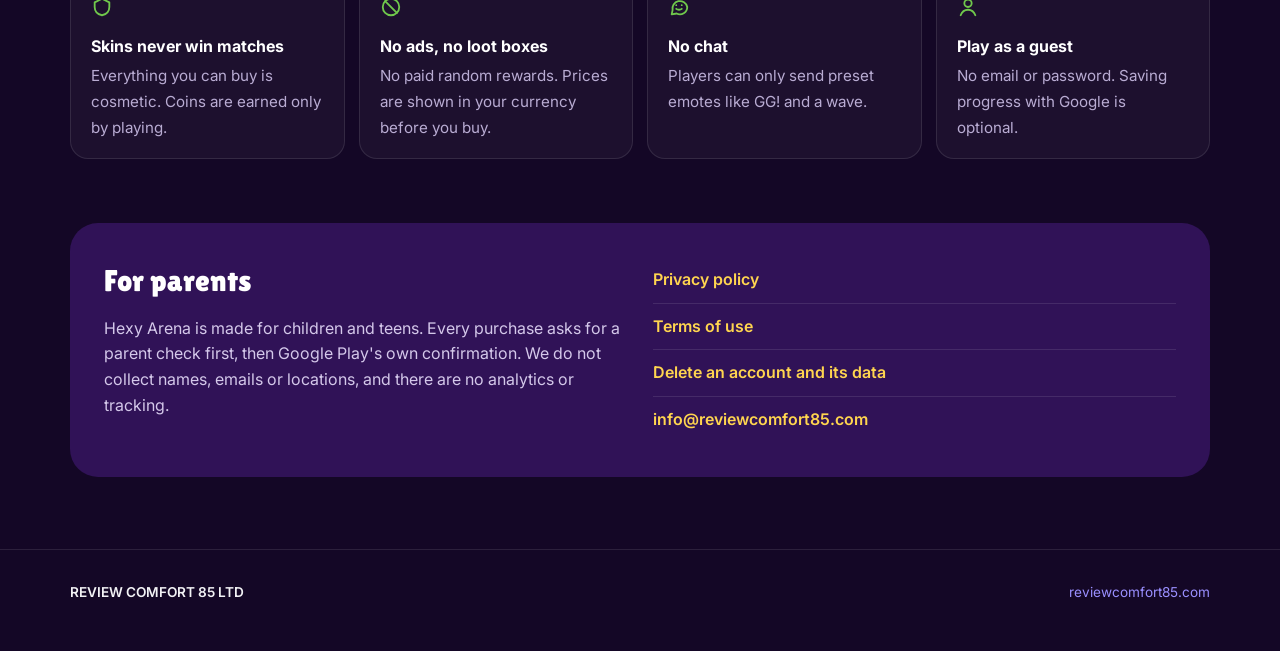
<file: hexy-arena/index.html>
<!doctype html>
<html lang="en">
<head>
<meta charset="utf-8">
<meta name="viewport" content="width=device-width, initial-scale=1">
<title>Hexy Arena — REVIEW COMFORT 85</title>
<meta name="description" content="Hexy Arena: quick 6-player online sumo matches on a hexagon arena that crumbles under your feet. Cosmetic-only purchases, parent check, no chat, no ads.">
<meta name="theme-color" content="#140726">
<link rel="icon" href="icon.png">
<link rel="preconnect" href="https://fonts.googleapis.com">
<link rel="preconnect" href="https://fonts.gstatic.com" crossorigin>
<link href="https://fonts.googleapis.com/css2?family=Inter:wght@400;500;600&family=Lilita+One&display=swap" rel="stylesheet">
<link rel="stylesheet" href="../site.css">
<script src="../lang.js"></script>
<style>
  :root { --plum: #140726; --plum2: #301257; --lime: #70c84c; --sun: #ffd54f; --ember: #ff5a3d; }
  html, body { background: var(--plum); }
  body { font-family: Inter, system-ui, -apple-system, "Segoe UI", sans-serif; overflow-x: hidden; }
  .display { font-family: "Lilita One", Inter, sans-serif; font-weight: 400; letter-spacing: .01em; }
  .wrap { max-width: 1180px; }
  nav .brand { color: #d9cdf0; }

  .stage { display: grid; grid-template-columns: 1fr 1.05fr; gap: 24px; align-items: center; padding: 4vh 0 7vh; }
  .title { display: flex; align-items: center; gap: 16px; margin-bottom: 18px; }
  .title img { width: 72px; height: 72px; border-radius: 18px; box-shadow: 0 0 0 3px rgba(255,213,79,.25), 0 14px 30px rgba(0,0,0,.4); }
  .title span { font-size: 1rem; color: var(--sun); letter-spacing: .12em; text-transform: uppercase; font-weight: 600; }
  h1.display { font-size: clamp(3rem, 8vw, 6.2rem); line-height: .92; margin: 0 0 22px; color: #fff; text-shadow: 0 5px 0 var(--plum2), 0 10px 30px rgba(0,0,0,.35); }
  h1 .hl { color: var(--sun); }
  .lede { font-size: clamp(1.08rem, 2vw, 1.3rem); color: #cbbfe2; max-width: 520px; margin: 0 0 26px; }
  .qr { display: flex; align-items: center; gap: 14px; color: #fff; font-weight: 600; }
  .qr img { width: 96px; height: 96px; border-radius: 10px; background: #fff; padding: 4px; }
  .qrs { display: flex; gap: 22px; flex-wrap: wrap; margin-top: 8px; flex-basis: 100%; }
  .qr { flex-direction: column; text-align: center; gap: 8px; font-size: .85rem; max-width: 130px; }
  .qr small { display: block; font-size: .78rem; font-weight: 500; color: #cbbfe2; }
  .plays { align-items: center; gap: 18px 24px; }
  .gplay { display: inline-flex; align-items: center; gap: 12px; background: #000; color: #fff; border: 1.5px solid #a6a6a6; border-radius: 12px; padding: 9px 20px 9px 16px; line-height: 1.1; transition: transform .15s, border-color .15s; }
  .gplay:hover { text-decoration: none; transform: translateY(-2px); border-color: #fff; }
  .gplay svg { width: 26px; height: 28px; flex: none; }
  .gplay .gtxt { font-size: 1.35rem; font-weight: 600; letter-spacing: -.01em; }
  .gplay small { display: block; font-size: .62rem; font-weight: 500; letter-spacing: .08em; }
  .play { display: inline-flex; align-items: center; gap: 10px; border-radius: 14px; padding: 12px 20px; font-weight: 600; color: #fff; border: 2px dashed rgba(255,255,255,.35); }
  .plays { display: flex; flex-wrap: wrap; gap: 12px; }
  .play small { display: block; font-size: .78rem; font-weight: 500; color: #cbbfe2; }

  /* The arena: real hexagons; the outer ring glows red and drops, like in a match. */
  .arena { position: relative; aspect-ratio: 440 / 400; width: 100%; max-width: 560px; justify-self: center; }
  .arena svg { width: 100%; height: 100%; overflow: visible; filter: drop-shadow(0 26px 30px rgba(0,0,0,.45)); }
  .t { stroke: #2a0f4a; stroke-width: 3; }
  .r0 { fill: var(--lime); } .r1 { fill: #5fb543; } .r2 { fill: #4d9c38; }
  .r3 { fill: #3f8a30; animation: crumble 6s ease-in infinite; animation-delay: var(--d); transform-box: fill-box; transform-origin: center; }
  @keyframes crumble {
    0%, 40% { fill: #3f8a30; transform: none; opacity: 1; }
    55% { fill: var(--ember); transform: none; }
    62% { fill: var(--ember); transform: translate(1px, 0); }
    66% { transform: translate(-1px, 0); }
    80% { fill: #7a1d10; transform: translateY(70px) scale(.6); opacity: 0; }
    96% { transform: translateY(-14px); opacity: 0; }
    100% { fill: #3f8a30; transform: none; opacity: 1; }
  }
  .hero-skin { position: absolute; width: 19%; transform: translate(-50%, -78%); filter: drop-shadow(0 8px 6px rgba(0,0,0,.35)); animation: bob 2.6s ease-in-out infinite; }
  .hero-skin:nth-of-type(2) { animation-delay: -.4s; } .hero-skin:nth-of-type(3) { animation-delay: -1.1s; }
  .hero-skin:nth-of-type(4) { animation-delay: -1.7s; } .hero-skin:nth-of-type(5) { animation-delay: -.8s; } .hero-skin:nth-of-type(6) { animation-delay: -2.1s; }
  @keyframes bob { 50% { transform: translate(-50%, -84%); } }
  .pow { position: absolute; left: 47%; top: 31%; transform: rotate(-8deg); color: var(--sun); font-size: clamp(1.1rem, 2.6vw, 1.7rem); text-shadow: 0 3px 0 #7a3e00; pointer-events: none; }

  /* How a match goes: three beats, numbered like rounds. */
  .beats { display: grid; grid-template-columns: repeat(3, 1fr); border-top: 2px solid rgba(255,255,255,.08); margin-bottom: 72px; }
  .beat { padding: 26px 26px 6px 0; }
  .beat + .beat { padding-left: 26px; border-left: 2px solid rgba(255,255,255,.08); }
  .beat .n { font-size: 2.6rem; color: var(--sun); line-height: 1; }
  .beat h3 { margin: 10px 0 6px; font-size: 1.5rem; color: #fff; }
  .beat p { margin: 0; color: #b9acd3; }

  .sec { font-size: clamp(1.8rem, 4vw, 2.8rem); color: #fff; margin: 0 0 22px; text-transform: none; letter-spacing: .01em; }
  /* All fighters at once: a wrapping grid, no horizontal scroll. */
  .roster { display: grid; grid-template-columns: repeat(auto-fit, minmax(100px, 1fr)); gap: 12px 10px; padding: 6px 2px 0; margin-bottom: 64px; }
  .roster figure { margin: 0; min-width: 0; text-align: center; }
  .roster img { display: block; width: 100%; max-width: 128px; aspect-ratio: 1; height: auto; margin: 0 auto; object-fit: contain; background: radial-gradient(circle at 50% 70%, rgba(112,200,76,.35), transparent 62%); border-radius: 24px; transition: transform .2s; }
  .roster figure:hover img { transform: translateY(-6px) rotate(-3deg); }
  .roster figcaption { color: #cbbfe2; font-size: .9rem; margin-top: 4px; }

  .fair { display: grid; grid-template-columns: repeat(auto-fit, minmax(240px, 1fr)); gap: 14px; margin-bottom: 64px; }
  .fair div { background: rgba(255,255,255,.04); border: 1px solid rgba(255,255,255,.1); border-radius: 18px; padding: 18px 20px; }
  .fair b { display: block; color: #fff; margin-bottom: 4px; }
  .fair span { color: #b9acd3; font-size: .95rem; }
  .fair svg { width: 22px; height: 22px; color: var(--lime); margin-bottom: 8px; }

  .parents { display: grid; grid-template-columns: 1fr 1fr; gap: 26px; background: var(--plum2); border-radius: 28px; padding: 34px; margin-bottom: 72px; }
  .parents h2 { margin: 0 0 10px; color: #fff; text-transform: none; letter-spacing: 0; font-size: 1.9rem; }
  .parents p { color: #d4c8ea; margin: 0 0 14px; }
  .parents ul { margin: 0; padding: 0; list-style: none; }
  .parents li { padding: 10px 0; border-bottom: 1px solid rgba(255,255,255,.1); }
  .parents li:last-child { border: 0; }
  .parents li a { color: var(--sun); font-weight: 600; }

  footer { border-color: rgba(255,255,255,.1); }
  footer .cols { justify-content: space-between; }

  @media (max-width: 860px) {
    .stage { grid-template-columns: 1fr; }
    .arena { order: -1; max-width: 420px; }
    .beats { grid-template-columns: 1fr; }
    .beat, .beat + .beat { padding: 20px 0; border-left: 0; border-bottom: 2px solid rgba(255,255,255,.08); }
    .parents { grid-template-columns: 1fr; padding: 26px 22px; }
  }
  @media (max-width: 560px) {
    .roster { grid-template-columns: repeat(4, 1fr); gap: 10px 6px; }
    .roster img { border-radius: 18px; }
    .roster figcaption { font-size: .8rem; }
  }
  @media (prefers-reduced-motion: reduce) { .r3, .hero-skin { animation: none; } }
</style>
</head>
<body>
<!--email_off-->
<div class="wrap">

<nav>
  <a class="brand" href="../">REVIEW COMFORT 85</a>
  <button class="lang" type="button"><span class="en">БГ</span><span class="bg">EN</span></button>
</nav>

<section class="stage">
  <div>
    <div class="title"><img src="icon.png" alt="Hexy Arena icon"><span class="en">Online party game</span><span class="bg">Онлайн парти игра</span></div>
    <h1 class="display"><span class="en">Push.<br>Dodge.<br><span class="hl">Stay on.</span></span><span class="bg">Бутни.<br>Избегни.<br><span class="hl">Остани.</span></span></h1>
    <p class="lede"><span class="en">Hexy Arena is a quick sumo brawl for 6 players on a floating arena of hexagons. The floor falls away tile by tile. The last one standing wins.</span><span class="bg">Hexy Arena е бърза сумо битка за 6 играчи на летяща арена от шестоъгълници. Подът пада плочка по плочка. Последният останал печели.</span></p>
    <div class="plays"><a class="gplay" href="https://play.google.com/store/apps/details?id=com.hexyarena.game" target="_blank" rel="noopener"><svg viewBox="0 0 24 26" aria-hidden="true"><path d="M1 1.2 13.2 13 1 24.8c-.4-.3-.6-.8-.6-1.4V2.6c0-.6.2-1.1.6-1.4z" fill="#32bbff"/><path d="m17.2 9-4 4L1 1.2C1.5.9 2.2.9 2.8 1.3L17.2 9z" fill="#3ddc84"/><path d="m17.2 17-14.4 7.7c-.6.4-1.3.4-1.8.1L13.2 13l4 4z" fill="#f43249"/><path d="m22.3 11.4-5.1-2.4-4 4 4 4 5.1-2.7c1.2-.7 1.2-2.2 0-2.9z" fill="#ffc800"/></svg><span class="gtxt"><small><span class="en">GET IT ON</span><span class="bg">ИЗТЕГЛИ ОТ</span></small>Google Play</span></a><a class="gplay" href="https://apps.apple.com/app/id6835836078" target="_blank" rel="noopener"><svg viewBox="0 0 24 26" aria-hidden="true"><rect x="6" y="1.5" width="12" height="23" rx="3" fill="none" stroke="#fff" stroke-width="2"/><rect x="9.5" y="21" width="5" height="1.6" rx=".8" fill="#fff"/></svg><span class="gtxt"><small><span class="en">DOWNLOAD ON THE</span><span class="bg">ИЗТЕГЛИ ОТ</span></small>App Store</span></a><div class="qrs"><div class="qr"><img src="qr-google-play.svg" alt="QR code that opens Hexy Arena on Google Play" width="96" height="96"><span><span class="en">Scan to install on Android</span><span class="bg">Сканирай за Android</span></span></div><div class="qr"><img src="qr-app-store.svg" alt="QR code that opens Hexy Arena on the App Store" width="96" height="96"><span><span class="en">Scan to install on iPhone</span><span class="bg">Сканирай за iPhone</span></span></div></div></div>
  </div>
  <div class="arena" aria-hidden="true">
    <!-- Static tiles: the site CSP (script-src 'self') blocks inline scripts, so the arena must not depend on JS. CSS animates the outer ring. -->
    <svg id="hexes" viewBox="-220 -200 440 400">
      <polygon class="t r3" style="--d:0s" points="-149.3,-15.8 -149.3,15.8 -176.7,31.6 -204.1,15.8 -204.1,-15.8 -176.7,-31.6"/>
      <polygon class="t r3" style="--d:1.8s" points="-119.8,35.2 -119.8,66.8 -147.2,82.6 -174.6,66.8 -174.6,35.2 -147.2,19.4"/>
      <polygon class="t r3" style="--d:3s" points="-90.4,86.2 -90.4,117.8 -117.8,133.6 -145.2,117.8 -145.2,86.2 -117.8,70.4"/>
      <polygon class="t r3" style="--d:0.6s" points="-61.0,137.2 -61.0,168.8 -88.3,184.6 -115.7,168.8 -115.7,137.2 -88.3,121.4"/>
      <polygon class="t r3" style="--d:2.4s" points="-119.8,-66.8 -119.8,-35.2 -147.2,-19.4 -174.6,-35.2 -174.6,-66.8 -147.2,-82.6"/>
      <polygon class="t r2" points="-90.4,-15.8 -90.4,15.8 -117.8,31.6 -145.2,15.8 -145.2,-15.8 -117.8,-31.6"/>
      <polygon class="t r2" points="-61.0,35.2 -61.0,66.8 -88.3,82.6 -115.7,66.8 -115.7,35.2 -88.3,19.4"/>
      <polygon class="t r2" points="-31.5,86.2 -31.5,117.8 -58.9,133.6 -86.3,117.8 -86.3,86.2 -58.9,70.4"/>
      <polygon class="t r3" style="--d:1.2s" points="-2.1,137.2 -2.1,168.8 -29.4,184.6 -56.8,168.8 -56.8,137.2 -29.4,121.4"/>
      <polygon class="t r3" style="--d:0s" points="-90.4,-117.8 -90.4,-86.2 -117.8,-70.4 -145.2,-86.2 -145.2,-117.8 -117.8,-133.6"/>
      <polygon class="t r2" points="-61.0,-66.8 -61.0,-35.2 -88.3,-19.4 -115.7,-35.2 -115.7,-66.8 -88.3,-82.6"/>
      <polygon class="t r1" points="-31.5,-15.8 -31.5,15.8 -58.9,31.6 -86.3,15.8 -86.3,-15.8 -58.9,-31.6"/>
      <polygon class="t r1" points="-2.1,35.2 -2.1,66.8 -29.4,82.6 -56.8,66.8 -56.8,35.2 -29.4,19.4"/>
      <polygon class="t r2" points="27.4,86.2 27.4,117.8 0.0,133.6 -27.4,117.8 -27.4,86.2 -0.0,70.4"/>
      <polygon class="t r3" style="--d:1.8s" points="56.8,137.2 56.8,168.8 29.4,184.6 2.1,168.8 2.1,137.2 29.4,121.4"/>
      <polygon class="t r3" style="--d:3s" points="-61.0,-168.8 -61.0,-137.2 -88.3,-121.4 -115.7,-137.2 -115.7,-168.8 -88.3,-184.6"/>
      <polygon class="t r2" points="-31.5,-117.8 -31.5,-86.2 -58.9,-70.4 -86.3,-86.2 -86.3,-117.8 -58.9,-133.6"/>
      <polygon class="t r1" points="-2.1,-66.8 -2.1,-35.2 -29.4,-19.4 -56.8,-35.2 -56.8,-66.8 -29.4,-82.6"/>
      <polygon class="t r0" points="27.4,-15.8 27.4,15.8 0.0,31.6 -27.4,15.8 -27.4,-15.8 -0.0,-31.6"/>
      <polygon class="t r1" points="56.8,35.2 56.8,66.8 29.4,82.6 2.1,66.8 2.1,35.2 29.4,19.4"/>
      <polygon class="t r2" points="86.3,86.2 86.3,117.8 58.9,133.6 31.5,117.8 31.5,86.2 58.9,70.4"/>
      <polygon class="t r3" style="--d:0.6s" points="115.7,137.2 115.7,168.8 88.3,184.6 61.0,168.8 61.0,137.2 88.3,121.4"/>
      <polygon class="t r3" style="--d:2.4s" points="-2.1,-168.8 -2.1,-137.2 -29.4,-121.4 -56.8,-137.2 -56.8,-168.8 -29.4,-184.6"/>
      <polygon class="t r2" points="27.4,-117.8 27.4,-86.2 0.0,-70.4 -27.4,-86.2 -27.4,-117.8 -0.0,-133.6"/>
      <polygon class="t r1" points="56.8,-66.8 56.8,-35.2 29.4,-19.4 2.1,-35.2 2.1,-66.8 29.4,-82.6"/>
      <polygon class="t r1" points="86.3,-15.8 86.3,15.8 58.9,31.6 31.5,15.8 31.5,-15.8 58.9,-31.6"/>
      <polygon class="t r2" points="115.7,35.2 115.7,66.8 88.3,82.6 61.0,66.8 61.0,35.2 88.3,19.4"/>
      <polygon class="t r3" style="--d:1.2s" points="145.2,86.2 145.2,117.8 117.8,133.6 90.4,117.8 90.4,86.2 117.8,70.4"/>
      <polygon class="t r3" style="--d:0s" points="56.8,-168.8 56.8,-137.2 29.4,-121.4 2.1,-137.2 2.1,-168.8 29.4,-184.6"/>
      <polygon class="t r2" points="86.3,-117.8 86.3,-86.2 58.9,-70.4 31.5,-86.2 31.5,-117.8 58.9,-133.6"/>
      <polygon class="t r2" points="115.7,-66.8 115.7,-35.2 88.3,-19.4 61.0,-35.2 61.0,-66.8 88.3,-82.6"/>
      <polygon class="t r2" points="145.2,-15.8 145.2,15.8 117.8,31.6 90.4,15.8 90.4,-15.8 117.8,-31.6"/>
      <polygon class="t r3" style="--d:1.8s" points="174.6,35.2 174.6,66.8 147.2,82.6 119.8,66.8 119.8,35.2 147.2,19.4"/>
      <polygon class="t r3" style="--d:3s" points="115.7,-168.8 115.7,-137.2 88.3,-121.4 61.0,-137.2 61.0,-168.8 88.3,-184.6"/>
      <polygon class="t r3" style="--d:0.6s" points="145.2,-117.8 145.2,-86.2 117.8,-70.4 90.4,-86.2 90.4,-117.8 117.8,-133.6"/>
      <polygon class="t r3" style="--d:2.4s" points="174.6,-66.8 174.6,-35.2 147.2,-19.4 119.8,-35.2 119.8,-66.8 147.2,-82.6"/>
      <polygon class="t r3" style="--d:1.2s" points="204.1,-15.8 204.1,15.8 176.7,31.6 149.3,15.8 149.3,-15.8 176.7,-31.6"/>
    </svg>
    <img class="hero-skin" src="skins/ninja.png" alt="" style="left:36.6%;top:24.5%">
    <img class="hero-skin" src="skins/viking.png" alt="" style="left:63.4%;top:24.5%">
    <img class="hero-skin" src="skins/dino.png" alt="" style="left:29.9%;top:37.2%">
    <img class="hero-skin" src="skins/froggy.png" alt="" style="left:63.4%;top:50%">
    <img class="hero-skin" src="skins/astro.png" alt="" style="left:29.9%;top:62.7%">
    <img class="hero-skin" src="skins/robo.png" alt="" style="left:63.4%;top:75.5%">
    <span class="pow display">PUSH!</span>
  </div>
</section>

<div class="beats">
  <div class="beat"><span class="n display">1</span>
    <h3 class="display"><span class="en">Charge</span><span class="bg">Зареди</span></h3>
    <p class="en">Hold PUSH to charge, let go to dash. A tap is a shove, a full charge is a MEGA PUSH.</p>
    <p class="bg">Задръж PUSH, за да заредиш, и пусни за удар. Кратко докосване бутва леко, пълният заряд е MEGA PUSH.</p></div>
  <div class="beat"><span class="n display">2</span>
    <h3 class="display"><span class="en">Survive</span><span class="bg">Оцелей</span></h3>
    <p class="en">The outer tiles glow red and drop. The arena keeps shrinking, so every second counts.</p>
    <p class="bg">Външните плочки светват в червено и падат. Арената се смалява и всяка секунда е важна.</p></div>
  <div class="beat"><span class="n display">3</span>
    <h3 class="display"><span class="en">Win</span><span class="bg">Спечели</span></h3>
    <p class="en">About 90 seconds a match. Earn coins and trophies and climb the leagues from Bronze to Legend.</p>
    <p class="bg">Около 90 секунди на мач. Печелиш монети и трофеи и се изкачваш в лигите от Бронз до Легенда.</p></div>
</div>

<h2 class="sec display"><span class="en">Pick a fighter</span><span class="bg">Избери герой</span></h2>
<div class="roster">
  <figure><img src="skins/ninja.png" alt="" loading="lazy"><figcaption>Ninja</figcaption></figure>
  <figure><img src="skins/viking.png" alt="" loading="lazy"><figcaption>Viking</figcaption></figure>
  <figure><img src="skins/astro.png" alt="" loading="lazy"><figcaption>Astro</figcaption></figure>
  <figure><img src="skins/froggy.png" alt="" loading="lazy"><figcaption>Froggy</figcaption></figure>
  <figure><img src="skins/dino.png" alt="" loading="lazy"><figcaption>Dino</figcaption></figure>
  <figure><img src="skins/robo.png" alt="" loading="lazy"><figcaption>Robo</figcaption></figure>
  <figure><img src="skins/pirate.png" alt="" loading="lazy"><figcaption>Pirate</figcaption></figure>
  <figure><img src="skins/wizard.png" alt="" loading="lazy"><figcaption>Wizard</figcaption></figure>
  <figure><img src="skins/knight.png" alt="" loading="lazy"><figcaption>Knight</figcaption></figure>
  <figure><img src="skins/pink_cat.png" alt="" loading="lazy"><figcaption>Pink Cat</figcaption></figure>
</div>

<h2 class="sec display"><span class="en">Fair by design</span><span class="bg">Честна по замисъл</span></h2>
<div class="fair">
  <div><svg viewBox="0 0 24 24" fill="none" stroke="currentColor" stroke-width="2" stroke-linecap="round" stroke-linejoin="round"><path d="M12 3l8 4v5c0 5-3.5 8-8 9-4.5-1-8-4-8-9V7z"/></svg>
    <b class="en">Skins never win matches</b><b class="bg">Скиновете не печелят мачове</b>
    <span class="en">Everything you can buy is cosmetic. Coins are earned only by playing.</span>
    <span class="bg">Всичко за купуване е само външен вид. Монетите се печелят само с игра.</span></div>
  <div><svg viewBox="0 0 24 24" fill="none" stroke="currentColor" stroke-width="2" stroke-linecap="round" stroke-linejoin="round"><circle cx="12" cy="12" r="9"/><path d="M5.6 5.6l12.8 12.8"/></svg>
    <b class="en">No ads, no loot boxes</b><b class="bg">Без реклами и лутбоксове</b>
    <span class="en">No paid random rewards. Prices are shown in your currency before you buy.</span>
    <span class="bg">Без платени случайни награди. Цената се вижда в твоята валута, преди да купиш.</span></div>
  <div><svg viewBox="0 0 24 24" fill="none" stroke="currentColor" stroke-width="2" stroke-linecap="round" stroke-linejoin="round"><path d="M21 12a8 8 0 0 1-11.6 7.1L4 20l1-4.6A8 8 0 1 1 21 12z"/><path d="M9 10h.01M15 10h.01M9 14c1.5 1.3 4.5 1.3 6 0"/></svg>
    <b class="en">No chat</b><b class="bg">Без чат</b>
    <span class="en">Players can only send preset emotes like GG! and a wave.</span>
    <span class="bg">Играчите пращат само готови емоции като GG! и махване.</span></div>
  <div><svg viewBox="0 0 24 24" fill="none" stroke="currentColor" stroke-width="2" stroke-linecap="round" stroke-linejoin="round"><circle cx="12" cy="8" r="4"/><path d="M4 21c1.5-4 4.5-6 8-6s6.5 2 8 6"/></svg>
    <b class="en">Play as a guest</b><b class="bg">Игра като гост</b>
    <span class="en">No email or password. Saving progress with Google is optional.</span>
    <span class="bg">Без имейл и парола. Запазването на прогреса с Google е по избор.</span></div>
</div>

<section class="parents" id="parents">
  <div>
    <h2 class="display"><span class="en">For parents</span><span class="bg">За родители</span></h2>
    <p class="en">Hexy Arena is made for children and teens. Every purchase asks for a parent check first, then Google Play's own confirmation. We do not collect names, emails or locations, and there are no analytics or tracking.</p>
    <p class="bg">Hexy Arena е направена за деца и тийнейджъри. Всяка покупка първо иска родителска проверка, а след това и потвърждение от Google Play. Не събираме имена, имейли или местоположение и няма анализи и проследяване.</p>
  </div>
  <ul>
    <li><a href="privacy/"><span class="en">Privacy policy</span><span class="bg">Политика за поверителност</span></a></li>
    <li><a href="terms/"><span class="en">Terms of use</span><span class="bg">Условия за ползване</span></a></li>
    <li><a href="privacy/#delete"><span class="en">Delete an account and its data</span><span class="bg">Изтриване на акаунт и данни</span></a></li>
    <li><a href="mailto:info@reviewcomfort85.com?subject=Hexy%20Arena">info@reviewcomfort85.com</a></li>
  </ul>
</section>

</div>

<footer>
  <div class="wrap cols">
    <span><strong>REVIEW COMFORT 85 LTD</strong></span>
    <a href="../">reviewcomfort85.com</a>
  </div>
</footer>

<!--/email_off-->
<!-- Cloudflare Web Analytics (cookieless) --><script defer src="https://static.cloudflareinsights.com/beacon.min.js" data-cf-beacon='{"token": "da25f4eb77614a69bbba2c67183ef016"}'></script>
</body>
</html>
</file>
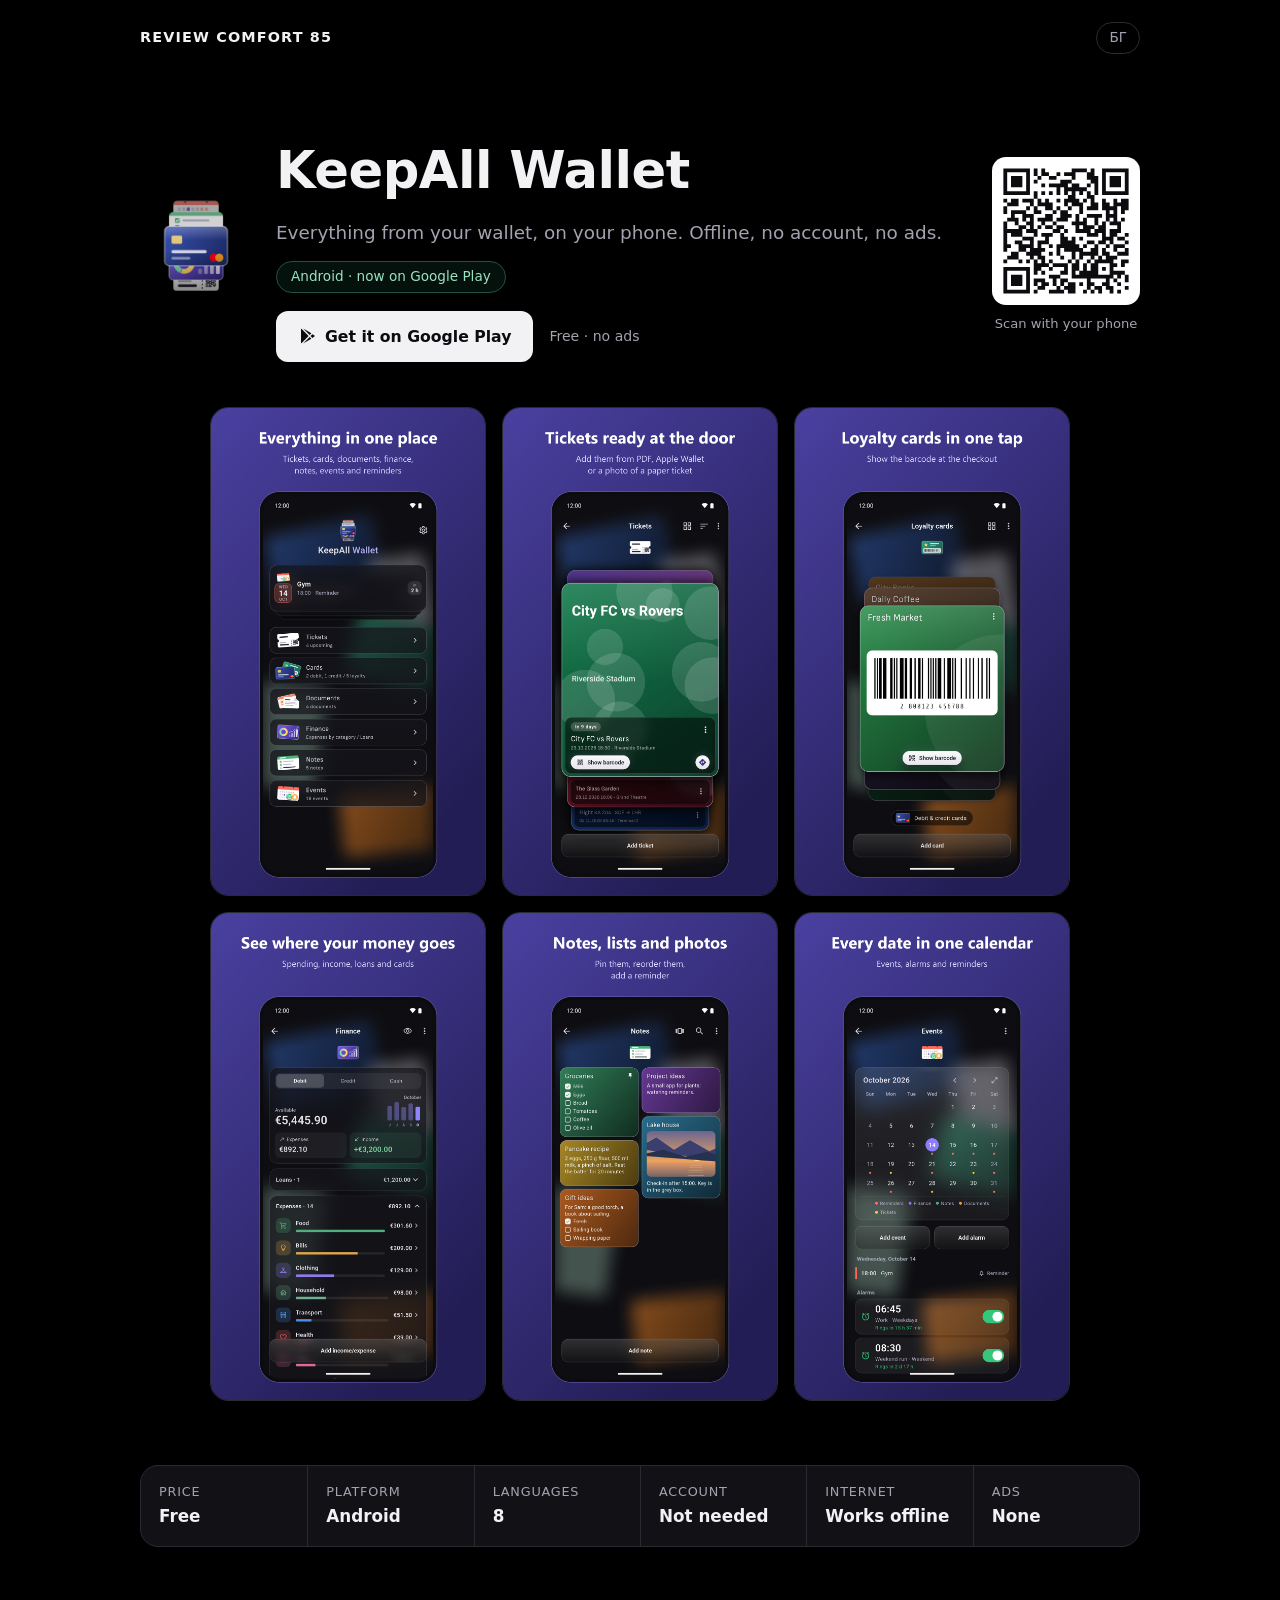
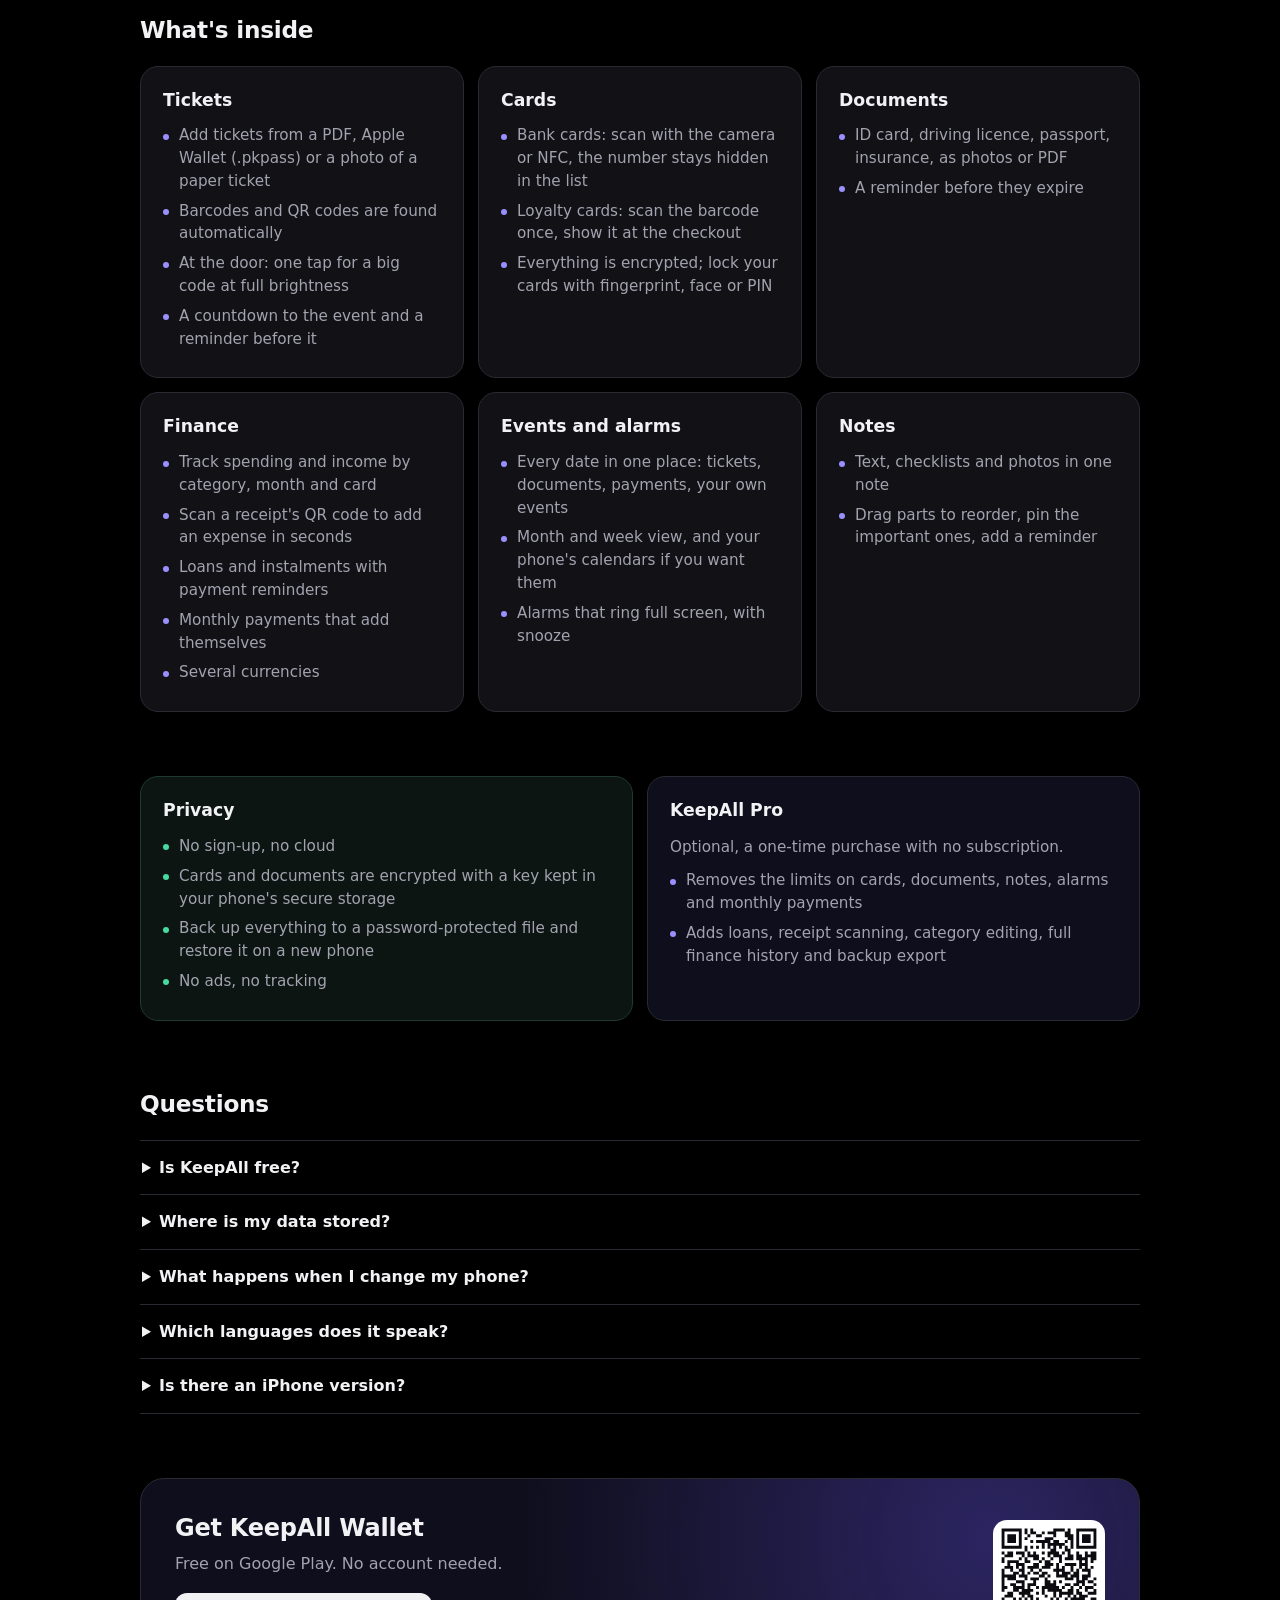
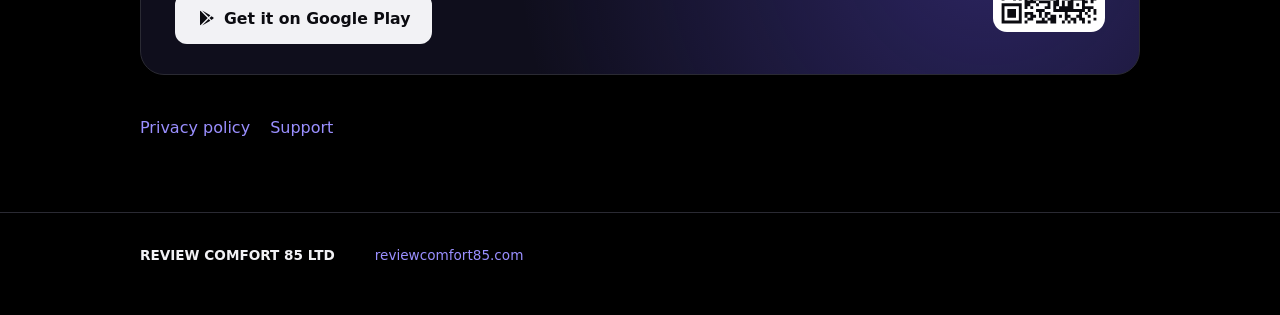
<file: keepall/index.html>
<!doctype html>
<html lang="en">
<head>
<meta charset="utf-8">
<meta name="viewport" content="width=device-width, initial-scale=1">
<title>KeepAll Wallet for Android — REVIEW COMFORT 85</title>
<meta name="description" content="KeepAll Wallet for Android: tickets, loyalty and bank cards, documents, finances, events and notes in one offline, encrypted app. Free on Google Play, no account, no ads.">
<link rel="canonical" href="https://reviewcomfort85.com/keepall/">
<meta property="og:type" content="website">
<meta property="og:title" content="KeepAll Wallet for Android">
<meta property="og:description" content="Tickets, cards, documents, finance and notes in one offline wallet. No account, no ads. Free on Google Play.">
<meta property="og:url" content="https://reviewcomfort85.com/keepall/">
<meta property="og:image" content="https://reviewcomfort85.com/keepall/icon.png">
<meta name="theme-color" content="#000000">
<link rel="icon" href="icon.png">
<link rel="stylesheet" href="../site.css">
<style>
  .app-hero { justify-content: space-between; flex-wrap: nowrap; padding: 6vh 0 5vh; }
  .app-hero .id { display: flex; gap: 24px; align-items: center; flex: 1; min-width: 0; }
  .badge { color: #9be2c0; border-color: #24503f; background: rgba(69,219,160,.08); }
  .btn { display: inline-flex; align-items: center; gap: 9px; border-radius: 12px; padding: 13px 22px; font-weight: 600; font-size: .98rem; transition: transform .15s; }
  .btn:hover { text-decoration: none; transform: translateY(-1px); }
  .btn.primary { background: #f2f2f5; color: #0b0b10; }
  .get { display: flex; align-items: center; gap: 16px; flex-wrap: wrap; margin-top: 18px; }
  .get small { color: var(--muted); font-size: .88rem; }
  .qr { display: flex; flex-direction: column; align-items: center; gap: 8px; color: var(--muted); font-size: .82rem; text-align: center; }
  .qr img { width: 148px; height: 148px; border-radius: 14px; display: block; }
  h2.sec { font-size: 1.45rem; letter-spacing: -.01em; text-transform: none; color: var(--text); font-weight: 700; margin: 0 0 18px; }
  .shots { display: grid; grid-template-columns: repeat(3, 1fr); gap: 16px; overflow: visible; max-width: 860px; margin: 0 auto 64px; padding: 0; }
  .shots img { width: 100%; height: auto; border-radius: 18px; border: 1px solid var(--line); }
  .facts { display: grid; grid-template-columns: repeat(6, 1fr); border: 1px solid var(--line); border-radius: 18px; background: var(--card); margin-bottom: 64px; overflow: hidden; }
  .facts div { padding: 16px 18px; border-left: 1px solid var(--line); }
  .facts div:first-child { border-left: 0; }
  .facts span.k { display: block; color: var(--muted); font-size: .8rem; letter-spacing: .06em; text-transform: uppercase; }
  .facts b { font-size: 1.05rem; }
  .inside { display: grid; grid-template-columns: repeat(3, 1fr); gap: 14px; margin-bottom: 64px; }
  .inside article, .pro, .safe { background: var(--card); border: 1px solid var(--line); border-radius: 18px; padding: 20px 22px; }
  .inside h3, .two h3 { margin: 0 0 10px; font-size: 1.08rem; }
  ul.pts { margin: 0; padding: 0; list-style: none; color: var(--muted); font-size: .95rem; line-height: 1.5; }
  ul.pts li { padding-left: 16px; position: relative; margin-bottom: 7px; }
  ul.pts li::before { content: ""; position: absolute; left: 0; top: .62em; width: 6px; height: 6px; border-radius: 50%; background: var(--accent); }
  .two { display: grid; grid-template-columns: 1fr 1fr; gap: 14px; margin-bottom: 64px; }
  .safe { background: #0c1512; border-color: #1f3a30; }
  .safe ul.pts li::before { background: #45dba0; }
  .pro { background: #0f0e1c; }
  .pro p { margin: 0 0 10px; color: var(--muted); font-size: .95rem; }
  .faq { margin-bottom: 64px; border-top: 1px solid var(--line); }
  .faq details { border-bottom: 1px solid var(--line); padding: 14px 2px; }
  .faq summary { cursor: pointer; font-weight: 600; }
  .faq p { margin: 8px 0 0; color: var(--muted); max-width: 720px; }
  .final { display: flex; align-items: center; justify-content: space-between; gap: 24px; flex-wrap: wrap; background: radial-gradient(circle at 85% 30%, rgba(98,80,230,.34), transparent 55%), #0f0e1c; border: 1px solid var(--line); border-radius: 24px; padding: 30px 34px; margin-bottom: 40px; }
  .final h2 { margin: 0 0 4px; font-size: 1.5rem; text-transform: none; letter-spacing: -.01em; color: var(--text); font-weight: 700; }
  .final p { margin: 0 0 16px; color: var(--muted); }
  .final .qr img { width: 112px; height: 112px; }
  @media (max-width: 900px) { .inside { grid-template-columns: 1fr 1fr; } .facts { grid-template-columns: repeat(3, 1fr); } .facts div:nth-child(4) { border-left: 0; } .facts div:nth-child(n+4) { border-top: 1px solid var(--line); } }
  @media (max-width: 640px) { .qr { display: none; } .app-hero .id { flex-wrap: wrap; } .shots { grid-template-columns: 1fr 1fr; gap: 10px; } .inside, .two { grid-template-columns: 1fr; } .facts { grid-template-columns: 1fr 1fr; } .facts div { border-top: 1px solid var(--line); } .facts div:nth-child(-n+2) { border-top: 0; } .facts div:nth-child(odd) { border-left: 0; } .facts div:nth-child(4) { border-left: 1px solid var(--line); } .final { padding: 24px; } }
</style>
<script type="application/ld+json">{"@context":"https://schema.org","@type":"SoftwareApplication","name":"KeepAll Wallet","operatingSystem":"Android","applicationCategory":"ProductivityApplication","description":"Tickets, cards, documents, finance and notes in one offline wallet. No account.","url":"https://reviewcomfort85.com/keepall/","installUrl":"https://play.google.com/store/apps/details?id=com.keepall.app","image":"https://reviewcomfort85.com/keepall/icon.png","offers":{"@type":"Offer","price":"0","priceCurrency":"EUR"},"publisher":{"@type":"Organization","name":"REVIEW COMFORT 85 LTD","url":"https://reviewcomfort85.com/"}}</script>
<script src="../lang.js"></script>
</head>
<body>
<div class="wrap">

<nav>
  <a class="brand" href="../">REVIEW COMFORT 85</a>
  <button class="lang" type="button"><span class="en">БГ</span><span class="bg">EN</span></button>
</nav>

<section class="app-hero">
  <div class="id">
    <img src="icon.png" alt="KeepAll Wallet" width="112" height="112">
    <div>
      <h1>KeepAll Wallet</h1>
      <p class="en">Everything from your wallet, on your phone. Offline, no account, no ads.</p>
      <p class="bg">Всичко важно от портфейла ти е в телефона. Офлайн, без акаунт и без реклами.</p>
      <span class="badge"><span class="en">Android · now on Google Play</span><span class="bg">Android · вече в Google Play</span></span>
      <div class="get"><a class="btn primary" href="https://play.google.com/store/apps/details?id=com.keepall.app" target="_blank" rel="noopener"><svg viewBox="0 0 24 24" width="18" height="18" aria-hidden="true"><path fill="currentColor" d="M4.6 2.3a1 1 0 0 0-.6.9v17.6a1 1 0 0 0 .6.9L14.2 12 4.6 2.3zm11 8.3L6.9 2.1l10.9 6.3-2.2 2.2zm0 2.8 2.2 2.2-10.9 6.3 8.7-8.5zm3.6-3.9 2.3 1.4a1.3 1.3 0 0 1 0 2.2l-2.3 1.4-2.5-2.5 2.5-2.5z"/></svg><span class="en">Get it on Google Play</span><span class="bg">Свали от Google Play</span></a><small><span class="en">Free · no ads</span><span class="bg">Безплатно · без реклами</span></small></div>
    </div>
  </div>
  <a class="qr" href="https://play.google.com/store/apps/details?id=com.keepall.app" target="_blank" rel="noopener">
    <img src="qr.svg" width="148" height="148" alt="QR code: KeepAll Wallet on Google Play">
    <span class="en">Scan with your phone</span><span class="bg">Сканирай с телефона</span>
  </a>
</section>

<div class="shots">
  <img src="shots/01.png" width="1080" height="1920" alt="KeepAll Wallet screenshot 1">
  <img src="shots/02.png" width="1080" height="1920" alt="KeepAll Wallet screenshot 2">
  <img src="shots/04.png" width="1080" height="1920" alt="KeepAll Wallet screenshot 3">
  <img src="shots/06.png" width="1080" height="1920" loading="lazy" alt="KeepAll Wallet screenshot 4">
  <img src="shots/07.png" width="1080" height="1920" loading="lazy" alt="KeepAll Wallet screenshot 5">
  <img src="shots/08.png" width="1080" height="1920" loading="lazy" alt="KeepAll Wallet screenshot 6">
</div>

<div class="facts">
  <div><span class="k"><span class="en">Price</span><span class="bg">Цена</span></span><b><span class="en">Free</span><span class="bg">Безплатно</span></b></div>
  <div><span class="k"><span class="en">Platform</span><span class="bg">Платформа</span></span><b><span class="en">Android</span><span class="bg">Android</span></b></div>
  <div><span class="k"><span class="en">Languages</span><span class="bg">Езици</span></span><b><span class="en">8</span><span class="bg">8</span></b></div>
  <div><span class="k"><span class="en">Account</span><span class="bg">Акаунт</span></span><b><span class="en">Not needed</span><span class="bg">Не е нужен</span></b></div>
  <div><span class="k"><span class="en">Internet</span><span class="bg">Интернет</span></span><b><span class="en">Works offline</span><span class="bg">Работи офлайн</span></b></div>
  <div><span class="k"><span class="en">Ads</span><span class="bg">Реклами</span></span><b><span class="en">None</span><span class="bg">Няма</span></b></div>
</div>

<h2 class="sec"><span class="en">What's inside</span><span class="bg">Какво има вътре</span></h2>
<div class="inside">
  <article><h3><span class="en">Tickets</span><span class="bg">Билети</span></h3><ul class="pts"><li><span class="en">Add tickets from a PDF, Apple Wallet (.pkpass) or a photo of a paper ticket</span><span class="bg">Добавяш билети от PDF, Apple Wallet (.pkpass) или снимка на хартиен билет</span></li><li><span class="en">Barcodes and QR codes are found automatically</span><span class="bg">Баркодовете и QR кодовете се намират автоматично</span></li><li><span class="en">At the door: one tap for a big code at full brightness</span><span class="bg">На входа: едно докосване за голям код на пълна яркост</span></li><li><span class="en">A countdown to the event and a reminder before it</span><span class="bg">Обратно броене до събитието и напомняне преди него</span></li></ul></article>
  <article><h3><span class="en">Cards</span><span class="bg">Карти</span></h3><ul class="pts"><li><span class="en">Bank cards: scan with the camera or NFC, the number stays hidden in the list</span><span class="bg">Банкови карти: сканираш с камерата или NFC, а номерът остава скрит в списъка</span></li><li><span class="en">Loyalty cards: scan the barcode once, show it at the checkout</span><span class="bg">Лоялни карти: сканираш баркода веднъж и го показваш на касата</span></li><li><span class="en">Everything is encrypted; lock your cards with fingerprint, face or PIN</span><span class="bg">Всичко е криптирано; заключваш картите с пръстов отпечатък, лице или ПИН</span></li></ul></article>
  <article><h3><span class="en">Documents</span><span class="bg">Документи</span></h3><ul class="pts"><li><span class="en">ID card, driving licence, passport, insurance, as photos or PDF</span><span class="bg">Лична карта, шофьорска книжка, паспорт, застраховки, като снимки или PDF</span></li><li><span class="en">A reminder before they expire</span><span class="bg">Напомняне, преди да изтекат</span></li></ul></article>
  <article><h3><span class="en">Finance</span><span class="bg">Финанси</span></h3><ul class="pts"><li><span class="en">Track spending and income by category, month and card</span><span class="bg">Следиш разходи и приходи по категория, месец и карта</span></li><li><span class="en">Scan a receipt's QR code to add an expense in seconds</span><span class="bg">Сканираш QR кода на касовата бележка и разходът е добавен за секунди</span></li><li><span class="en">Loans and instalments with payment reminders</span><span class="bg">Заеми и вноски с напомняния за плащане</span></li><li><span class="en">Monthly payments that add themselves</span><span class="bg">Месечни плащания, които се добавят сами</span></li><li><span class="en">Several currencies</span><span class="bg">Няколко валути</span></li></ul></article>
  <article><h3><span class="en">Events and alarms</span><span class="bg">Събития и аларми</span></h3><ul class="pts"><li><span class="en">Every date in one place: tickets, documents, payments, your own events</span><span class="bg">Всички дати на едно място: билети, документи, плащания и твои събития</span></li><li><span class="en">Month and week view, and your phone's calendars if you want them</span><span class="bg">Изглед по месец и седмица, а ако искаш, и календарите от телефона</span></li><li><span class="en">Alarms that ring full screen, with snooze</span><span class="bg">Аларми, които звънят на цял екран, с отлагане</span></li></ul></article>
  <article><h3><span class="en">Notes</span><span class="bg">Бележки</span></h3><ul class="pts"><li><span class="en">Text, checklists and photos in one note</span><span class="bg">Текст, списъци и снимки в една бележка</span></li><li><span class="en">Drag parts to reorder, pin the important ones, add a reminder</span><span class="bg">Подреждаш частите с плъзгане, закачаш важните и добавяш напомняне</span></li></ul></article>
</div>

<div class="two">
  <div class="safe"><h3><span class="en">Privacy</span><span class="bg">Поверителност</span></h3><ul class="pts"><li><span class="en">No sign-up, no cloud</span><span class="bg">Без регистрация и без облак</span></li><li><span class="en">Cards and documents are encrypted with a key kept in your phone's secure storage</span><span class="bg">Картите и документите са криптирани с ключ, който стои в защитеното хранилище на телефона</span></li><li><span class="en">Back up everything to a password-protected file and restore it on a new phone</span><span class="bg">Правиш резервно копие в защитен с парола файл и го възстановяваш на нов телефон</span></li><li><span class="en">No ads, no tracking</span><span class="bg">Без реклами и без проследяване</span></li></ul></div>
  <div class="pro"><h3>KeepAll Pro</h3>
    <p><span class="en">Optional, a one-time purchase with no subscription.</span><span class="bg">По желание, еднократна покупка без абонамент.</span></p>
    <ul class="pts"><li><span class="en">Removes the limits on cards, documents, notes, alarms and monthly payments</span><span class="bg">Маха ограниченията за карти, документи, бележки, аларми и месечни плащания</span></li><li><span class="en">Adds loans, receipt scanning, category editing, full finance history and backup export</span><span class="bg">Добавя заеми, сканиране на касови бележки, редактиране на категории, пълна история на финансите и експорт на резервно копие</span></li></ul>
  </div>
</div>

<h2 class="sec"><span class="en">Questions</span><span class="bg">Въпроси</span></h2>
<div class="faq">
  <details><summary><span class="en">Is KeepAll free?</span><span class="bg">Безплатен ли е KeepAll?</span></summary><p><span class="en">Yes. The app is free and has no ads. KeepAll Pro is an optional one-time purchase, not a subscription.</span><span class="bg">Да. Приложението е безплатно и няма реклами. KeepAll Pro е покупка по желание, еднократна, без абонамент.</span></p></details>
  <details><summary><span class="en">Where is my data stored?</span><span class="bg">Къде се пазят данните ми?</span></summary><p><span class="en">Only on your phone. There is no account and no cloud, so your data never leaves your device.</span><span class="bg">Само в телефона ти. Няма акаунт и няма облак, така че данните ти не напускат устройството.</span></p></details>
  <details><summary><span class="en">What happens when I change my phone?</span><span class="bg">Какво става, като сменя телефона?</span></summary><p><span class="en">Back up everything to a password-protected file and restore it on the new phone.</span><span class="bg">Правиш резервно копие в защитен с парола файл и го възстановяваш на новия телефон.</span></p></details>
  <details><summary><span class="en">Which languages does it speak?</span><span class="bg">На какви езици е?</span></summary><p><span class="en">English, Bulgarian, German, Spanish, French, Italian, Russian and Turkish.</span><span class="bg">Английски, български, немски, испански, френски, италиански, руски и турски.</span></p></details>
  <details><summary><span class="en">Is there an iPhone version?</span><span class="bg">Има ли версия за iPhone?</span></summary><p><span class="en">Not yet. KeepAll is available for Android on Google Play.</span><span class="bg">Още не. KeepAll е наличен за Android в Google Play.</span></p></details>
</div>

<div class="final">
  <div>
    <h2><span class="en">Get KeepAll Wallet</span><span class="bg">Свали KeepAll Wallet</span></h2>
    <p><span class="en">Free on Google Play. No account needed.</span><span class="bg">Безплатно в Google Play. Без акаунт.</span></p>
    <a class="btn primary" href="https://play.google.com/store/apps/details?id=com.keepall.app" target="_blank" rel="noopener"><svg viewBox="0 0 24 24" width="18" height="18" aria-hidden="true"><path fill="currentColor" d="M4.6 2.3a1 1 0 0 0-.6.9v17.6a1 1 0 0 0 .6.9L14.2 12 4.6 2.3zm11 8.3L6.9 2.1l10.9 6.3-2.2 2.2zm0 2.8 2.2 2.2-10.9 6.3 8.7-8.5zm3.6-3.9 2.3 1.4a1.3 1.3 0 0 1 0 2.2l-2.3 1.4-2.5-2.5 2.5-2.5z"/></svg><span class="en">Get it on Google Play</span><span class="bg">Свали от Google Play</span></a>
  </div>
  <a class="qr" href="https://play.google.com/store/apps/details?id=com.keepall.app" target="_blank" rel="noopener"><img src="qr.svg" width="112" height="112" loading="lazy" alt="QR code: KeepAll Wallet on Google Play"></a>
</div>

<div class="links">
  <a href="privacy/"><span class="en">Privacy policy</span><span class="bg">Политика за поверителност</span></a>
  <a href="mailto:info@reviewcomfort85.com"><span class="en">Support</span><span class="bg">Поддръжка</span></a>
</div>

</div>

<footer>
  <div class="wrap cols">
    <span><strong>REVIEW COMFORT 85 LTD</strong></span>
    <a href="../">reviewcomfort85.com</a>
  </div>
</footer>
<!-- Cloudflare Web Analytics (cookieless) --><script defer src="https://static.cloudflareinsights.com/beacon.min.js" data-cf-beacon='{"token": "da25f4eb77614a69bbba2c67183ef016"}'></script>
</body>
</html>
</file>
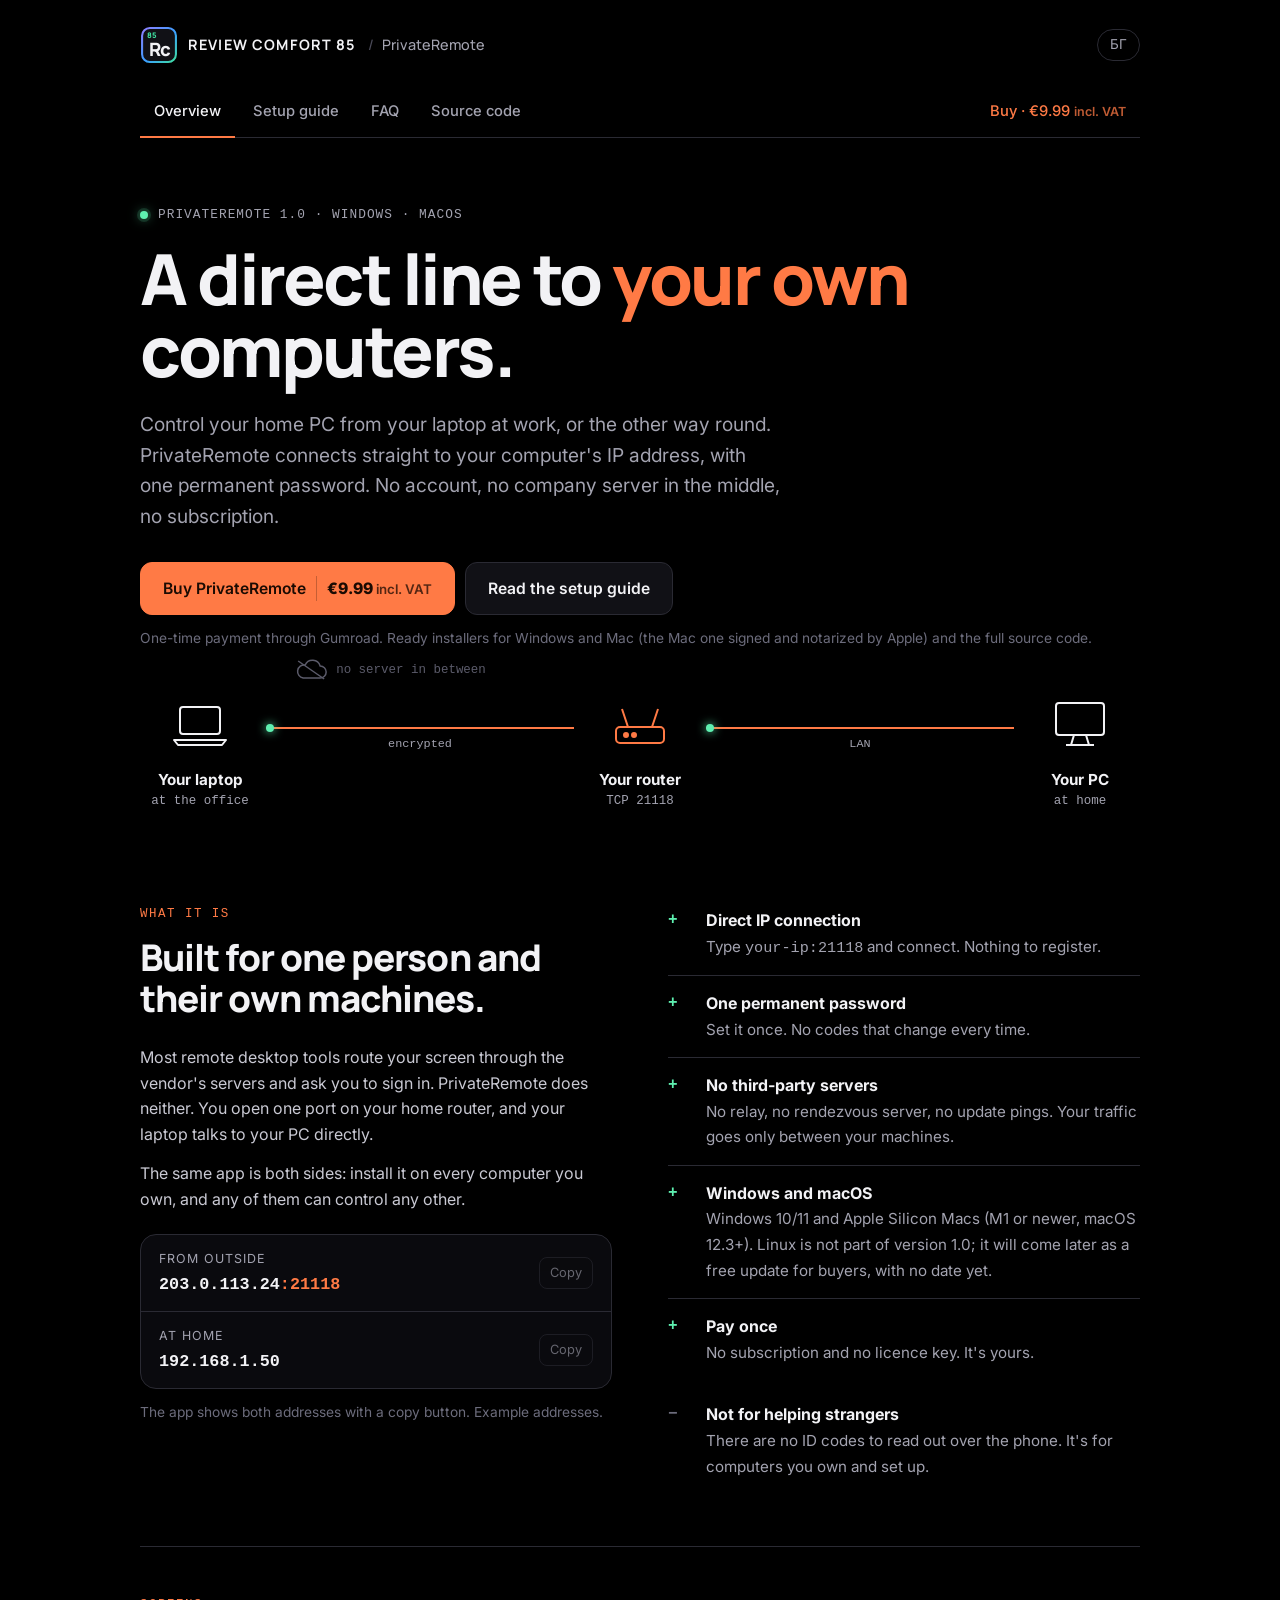
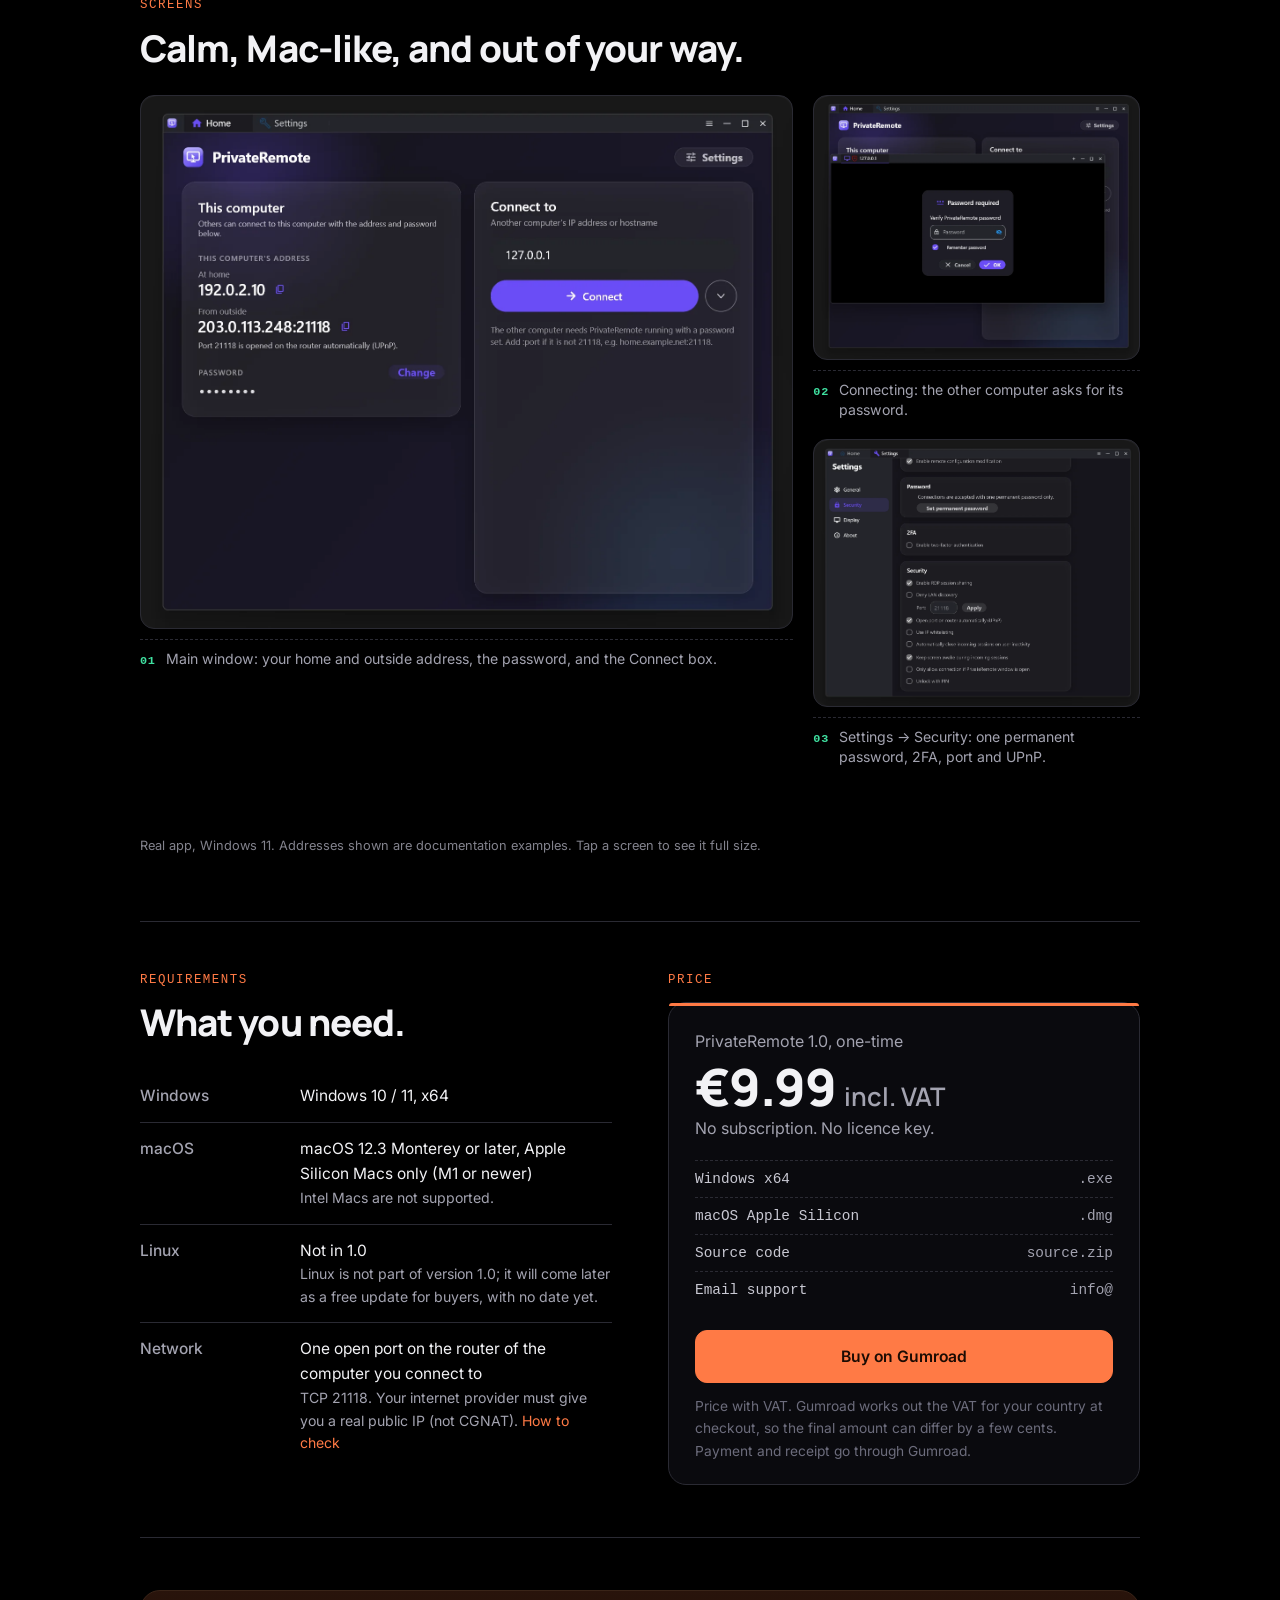
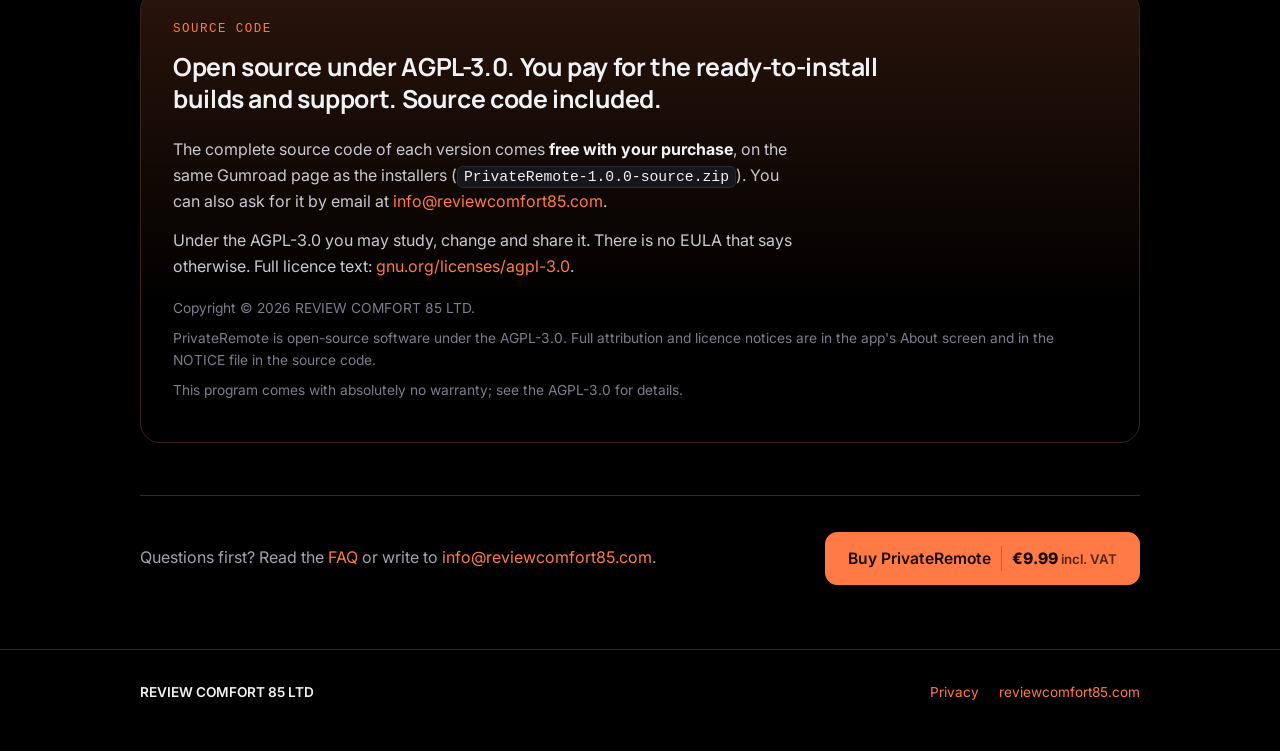
<file: privateremote/index.html>
<!doctype html>
<html lang="en">
<head>
<meta charset="utf-8">
<meta name="viewport" content="width=device-width, initial-scale=1">
<title>PrivateRemote - Private remote desktop by direct IP, no servers - REVIEW COMFORT 85</title>
<meta name="description" content="PrivateRemote is remote desktop for your own computers: direct IP connection, one permanent password, no third-party servers, no telemetry. Windows 10/11 and macOS 12.3+ on Apple Silicon. One-time purchase, €9.99 incl. VAT, source code included (AGPL-3.0).">
<meta name="theme-color" content="#000000">
<link rel="canonical" href="https://reviewcomfort85.com/privateremote/">
<meta property="og:type" content="website">
<meta property="og:site_name" content="REVIEW COMFORT 85">
<meta property="og:title" content="PrivateRemote - a direct line to your own computers">
<meta property="og:description" content="Direct IP, one permanent password, no servers in between, no telemetry. Windows and macOS (Apple Silicon). Pay once, source included.">
<meta property="og:url" content="https://reviewcomfort85.com/privateremote/">
<meta property="og:image" content="https://reviewcomfort85.com/privateremote/shots/01-main.png">
<meta property="og:image:alt" content="PrivateRemote main window">
<meta property="og:locale" content="en_US">
<meta property="og:locale:alternate" content="bg_BG">
<meta name="twitter:card" content="summary_large_image">
<script type="application/ld+json">
{
 "@context": "https://schema.org",
 "@type": "SoftwareApplication",
 "name": "PrivateRemote",
 "softwareVersion": "1.0.0",
 "applicationCategory": "UtilitiesApplication",
 "applicationSubCategory": "Remote desktop",
 "operatingSystem": "Windows 10, Windows 11, macOS 12.3 or later (Apple Silicon)",
 "description": "PrivateRemote is remote desktop for your own computers: direct IP connection, one permanent password, no third-party servers, no telemetry. Windows 10/11 and macOS 12.3+ on Apple Silicon. One-time purchase, €9.99 incl. VAT, source code included (AGPL-3.0).",
 "url": "https://reviewcomfort85.com/privateremote/",
 "image": "https://reviewcomfort85.com/privateremote/shots/01-main.png",
 "screenshot": [
  "https://reviewcomfort85.com/privateremote/shots/01-main.png",
  "https://reviewcomfort85.com/privateremote/shots/02-session.png",
  "https://reviewcomfort85.com/privateremote/shots/03-security.png"
 ],
 "license": "https://www.gnu.org/licenses/agpl-3.0.html",
 "inLanguage": [
  "en",
  "bg"
 ],
 "offers": {
  "@type": "Offer",
  "price": "9.99",
  "priceCurrency": "EUR",
  "url": "https://paperlanetemplates.gumroad.com/l/privateremote",
  "availability": "https://schema.org/InStock",
  "priceSpecification": {
   "@type": "PriceSpecification",
   "price": "9.99",
   "priceCurrency": "EUR",
   "valueAddedTaxIncluded": true
  },
  "seller": {
   "@type": "Organization",
   "name": "REVIEW COMFORT 85 LTD",
   "url": "https://reviewcomfort85.com/"
  }
 },
 "publisher": {
  "@type": "Organization",
  "name": "REVIEW COMFORT 85 LTD",
  "url": "https://reviewcomfort85.com/"
 }
}
</script>
<link rel="icon" href="../favicon.svg">
<link rel="preconnect" href="https://fonts.googleapis.com">
<link rel="preconnect" href="https://fonts.gstatic.com" crossorigin>
<link href="https://fonts.googleapis.com/css2?family=Inter:wght@400;500;600&family=Manrope:wght@600;700;800&display=swap" rel="stylesheet">
<link rel="stylesheet" href="../site.css">
<link rel="stylesheet" href="pr.css?v=20261121b">
<script src="../lang.js"></script>
<script src="pr.js?v=20261121a" defer></script>
</head>
<body>
<div class="wrap">

<nav>
  <a class="brand" href="../"><svg class="mark" viewBox="0 0 64 64" role="img" aria-label="Rc 85"><defs><linearGradient id="rcg" x1="0" y1="0" x2="1" y2="1"><stop offset="0" stop-color="#8f7dff"/><stop offset=".55" stop-color="#3aa0ff"/><stop offset="1" stop-color="#3fe0a0"/></linearGradient></defs><rect x="3.500" y="3.500" width="57" height="57" rx="13" fill="#111116" stroke="url(#rcg)" stroke-width="3.500"/><text x="11" y="21" font-family="Manrope, Inter, sans-serif" font-weight="800" font-size="13" fill="#3fe0a0">85</text><text x="33" y="50" font-family="Manrope, Inter, sans-serif" font-weight="800" font-size="31" letter-spacing="-1.500" text-anchor="middle" fill="#f2f2f5">Rc</text></svg>REVIEW COMFORT 85<span class="crumb">PrivateRemote</span></a>
  <button class="lang" type="button"><span class="en">БГ</span><span class="bg">EN</span></button>
</nav>

<div class="tabs">
  <a href="./" aria-current="page"><span class="en">Overview</span><span class="bg">Общо</span></a>
  <a href="setup/"><span class="en">Setup guide</span><span class="bg">Настройка</span></a>
  <a href="faq/">FAQ</a>
  <a href="#source"><span class="en">Source code</span><span class="bg">Сорс код</span></a>
  <a class="buy-mini" data-buy><span class="en">Buy</span><span class="bg">Купи</span> · <span data-price>€9.99 incl. VAT</span></a>
</div>

<header class="top">
  <p class="kicker"><span class="led"></span>PrivateRemote 1.0 · Windows · macOS</p>
  <h1><span class="en">A direct line to <em>your own</em> computers.</span><span class="bg">Директна връзка до <em>твоите</em> компютри.</span></h1>
  <p class="lede"><span class="en">Control your home PC from your laptop at work, or the other way round. PrivateRemote connects straight to your computer's IP address, with one permanent password. No account, no company server in the middle, no subscription.</span><span class="bg">Управлявай домашния си компютър от лаптопа в офиса или обратното. PrivateRemote се свързва направо към IP адреса на компютъра ти, с една постоянна парола. Без акаунт, без чужд сървър по средата, без абонамент.</span></p>
  <div class="ctas">
    <a class="btn buy" data-buy><span class="en">Buy PrivateRemote</span><span class="bg">Купи PrivateRemote</span><span class="p" data-price>€9.99 incl. VAT</span></a>
    <a class="btn" href="setup/"><span class="en">Read the setup guide</span><span class="bg">Виж как се настройва</span></a>
  </div>
  <p class="hint"><span class="en">One-time payment through Gumroad. Ready installers for Windows and Mac (the Mac one signed and notarized by Apple) and the full source code.</span><span class="bg">Еднократно плащане през Gumroad. Готови инсталатори за Windows и Mac (за Mac подписан и проверен от Apple) и целият сорс код.</span></p>

  <div class="wire" aria-label="Laptop to router to PC, no cloud server in between">
    <div class="node">
      <svg viewBox="0 0 64 64" fill="none" stroke="currentColor" stroke-width="2" stroke-linejoin="round"><rect x="12" y="14" width="40" height="27" rx="3"/><path d="M6 47h52l-4 5H10z"/></svg>
      <div><b><span class="en">Your laptop</span><span class="bg">Твоят лаптоп</span></b><small><span class="en">at the office</span><span class="bg">в офиса</span></small></div>
    </div>
    <div class="cable"><span><span class="en">encrypted</span><span class="bg">криптирано</span></span></div>
    <div class="node router">
      <svg viewBox="0 0 64 64" fill="none" stroke="currentColor" stroke-width="2" stroke-linejoin="round"><rect x="8" y="34" width="48" height="16" rx="4"/><path d="M20 34l-6-18M44 34l6-18"/><circle cx="18" cy="42" r="2" fill="currentColor"/><circle cx="26" cy="42" r="2" fill="currentColor"/></svg>
      <div><b><span class="en">Your router</span><span class="bg">Твоят рутер</span></b><small>TCP 21118</small></div>
    </div>
    <div class="cable b"><span>LAN</span></div>
    <div class="node">
      <svg viewBox="0 0 64 64" fill="none" stroke="currentColor" stroke-width="2" stroke-linejoin="round"><rect x="8" y="10" width="48" height="32" rx="3"/><path d="M26 42l-3 10h18l-3-10M18 52h28"/></svg>
      <div><b><span class="en">Your PC</span><span class="bg">Твоят компютър</span></b><small><span class="en">at home</span><span class="bg">вкъщи</span></small></div>
    </div>
    <div class="nocloud" aria-hidden="true">
      <svg viewBox="0 0 34 22" fill="none" stroke="currentColor" stroke-width="1.5"><path d="M9 19h17a6 6 0 0 0 0-12 8 8 0 0 0-15-1A6 6 0 0 0 9 19z"/><path d="M4 2l26 18"/></svg>
      <span class="en">no server in between</span><span class="bg">без сървър по средата</span>
    </div>
  </div>
</header>

<section class="first">
  <div class="split">
    <div>
      <p class="label"><span class="en">What it is</span><span class="bg">Какво е</span></p>
      <h2 class="h2big"><span class="en">Built for one person and their own machines.</span><span class="bg">За един човек и неговите си компютри.</span></h2>
      <div class="prose">
        <p class="en">Most remote desktop tools route your screen through the vendor's servers and ask you to sign in. PrivateRemote does neither. You open one port on your home router, and your laptop talks to your PC directly.</p>
        <p class="bg">Повечето програми за отдалечен достъп прекарват екрана ти през сървърите на фирмата и искат да влезеш с акаунт. PrivateRemote не прави нито едното. Отваряш един порт на домашния рутер и лаптопът ти говори директно с компютъра.</p>
        <p class="en">The same app is both sides: install it on every computer you own, and any of them can control any other.</p>
        <p class="bg">Едно и също приложение е и двете страни: инсталираш го на всеки свой компютър и всеки от тях може да управлява другите.</p>
      </div>
      <div class="plate" style="margin-top:22px">
        <div class="row"><div><span class="k"><span class="en">From outside</span><span class="bg">Отвън</span></span><code>203.0.113.24<i>:21118</i></code></div><span class="copy" aria-hidden="true"><span class="en">Copy</span><span class="bg">Копирай</span></span></div>
        <div class="row"><div><span class="k"><span class="en">At home</span><span class="bg">Вкъщи</span></span><code>192.168.1.50</code></div><span class="copy" aria-hidden="true"><span class="en">Copy</span><span class="bg">Копирай</span></span></div>
      </div>
      <p class="hint"><span class="en">The app shows both addresses with a copy button. Example addresses.</span><span class="bg">Приложението показва двата адреса с бутон за копиране. Адресите са примерни.</span></p>
    </div>
    <div>
      <ul class="ledger">
        <li><div><b class="en">Direct IP connection</b><b class="bg">Директна връзка по IP</b><span class="en">Type <code>your-ip:21118</code> and connect. Nothing to register.</span><span class="bg">Пишеш <code>твоето-ip:21118</code> и се свързваш. Нищо за регистриране.</span></div></li>
        <li><div><b class="en">One permanent password</b><b class="bg">Една постоянна парола</b><span class="en">Set it once. No codes that change every time.</span><span class="bg">Задаваш я веднъж. Без кодове, които се сменят всеки път.</span></div></li>
        <li><div><b class="en">No third-party servers</b><b class="bg">Без чужди сървъри</b><span class="en">No relay, no rendezvous server, no update pings. Your traffic goes only between your machines.</span><span class="bg">Без relay, без посреднически сървър, без проверки за обновления. Трафикът минава само между твоите компютри.</span></div></li>
        <li><div><b class="en">Windows and macOS</b><b class="bg">Windows и macOS</b><span class="en">Windows 10/11 and Apple Silicon Macs (M1 or newer, macOS 12.3+). Linux is not part of version 1.0; it will come later as a free update for buyers, with no date yet.</span><span class="bg">Windows 10/11 и Mac с Apple Silicon (M1 или по-нов, macOS 12.3+). Linux не е във версия 1.0; ще дойде по-късно като безплатно обновление за купувачите, засега без дата.</span></div></li>
        <li><div><b class="en">Pay once</b><b class="bg">Плащаш веднъж</b><span class="en">No subscription and no licence key. It's yours.</span><span class="bg">Без абонамент и без лицензен ключ. Твое е.</span></div></li>
      </ul>
      <ul class="ledger not" style="margin-top:22px">
        <li><div><b class="en">Not for helping strangers</b><b class="bg">Не е за помощ на непознати</b><span class="en">There are no ID codes to read out over the phone. It's for computers you own and set up.</span><span class="bg">Няма ID кодове за диктуване по телефона. За компютри, които са твои и си ги настроил.</span></div></li>
      </ul>
    </div>
  </div>
</section>

<section id="screens">
  <p class="label"><span class="en">Screens</span><span class="bg">Екрани</span></p>
  <h2 class="h2big"><span class="en">Calm, Mac-like, and out of your way.</span><span class="bg">Спокоен, в стил Mac, не ти пречи.</span></h2>
  <div class="shots">
    <figure class="shot main">
      <a class="frame" href="shots/01-main.png" target="_blank" rel="noopener"><picture><source srcset="shots/01-main.webp" type="image/webp"><img src="shots/01-main.png" alt="PrivateRemote main window: this computer&#39;s home and outside address with a copy button, the hidden password, and the Connect to box" data-alt-en="PrivateRemote main window: this computer&#39;s home and outside address with a copy button, the hidden password, and the Connect to box" data-alt-bg="Главният прозорец на PrivateRemote: адресът на компютъра вкъщи и отвън с бутон за копиране, скритата парола и полето за свързване" width="1477" height="1206" loading="lazy" decoding="async"></picture></a>
      <figcaption><span class="no">01</span><span class="en">Main window: your home and outside address, the password, and the Connect box.</span><span class="bg">Главен екран: адресът ти вкъщи и отвън, паролата и полето за свързване.</span></figcaption>
    </figure>
    <figure class="shot side">
      <a class="frame" href="shots/02-session.png" target="_blank" rel="noopener"><picture><source srcset="shots/02-session.webp" type="image/webp"><img src="shots/02-session.png" alt="PrivateRemote asks for the other computer&#39;s password before a session starts, with a Remember password option" data-alt-en="PrivateRemote asks for the other computer&#39;s password before a session starts, with a Remember password option" data-alt-bg="PrivateRemote иска паролата на другия компютър преди връзката, с отметка „Запомни паролата“" width="1501" height="1215" loading="lazy" decoding="async"></picture></a>
      <figcaption><span class="no">02</span><span class="en">Connecting: the other computer asks for its password.</span><span class="bg">Свързване: другият компютър иска паролата си.</span></figcaption>
    </figure>
    <figure class="shot side">
      <a class="frame" href="shots/03-security.png" target="_blank" rel="noopener"><picture><source srcset="shots/03-security.webp" type="image/webp"><img src="shots/03-security.png" alt="PrivateRemote Settings, Security: one permanent password, two-factor authentication, port 21118 and automatic router port opening (UPnP)" data-alt-en="PrivateRemote Settings, Security: one permanent password, two-factor authentication, port 21118 and automatic router port opening (UPnP)" data-alt-bg="Настройки на PrivateRemote, Сигурност: една постоянна парола, двуфакторна защита, порт 21118 и автоматично отваряне на порта на рутера (UPnP)" width="1474" height="1209" loading="lazy" decoding="async"></picture></a>
      <figcaption><span class="no">03</span><span class="en">Settings → Security: one permanent password, 2FA, port and UPnP.</span><span class="bg">Настройки → Сигурност: постоянна парола, 2FA, порт и UPnP.</span></figcaption>
    </figure>
  </div>
  <p class="shots-note"><span class="en">Real app, Windows 11. Addresses shown are documentation examples. Tap a screen to see it full size.</span><span class="bg">Истинското приложение под Windows 11. Адресите са примерни. Докосни екран, за да го видиш в цял размер.</span></p>
</section>

<section id="requirements">
  <div class="split">
    <div>
      <p class="label"><span class="en">Requirements</span><span class="bg">Изисквания</span></p>
      <h2 class="h2big"><span class="en">What you need.</span><span class="bg">Какво ти трябва.</span></h2>
      <table class="spec">
        <tr><th>Windows</th><td>Windows 10 / 11, x64</td></tr>
        <tr><th>macOS</th><td><span class="en">macOS 12.3 Monterey or later, Apple Silicon Macs only (M1 or newer)</span><span class="bg">macOS 12.3 Monterey или по-нова, само Mac с Apple Silicon (M1 или по-нов)</span><small><span class="en">Intel Macs are not supported.</span><span class="bg">Intel Mac не се поддържа.</span></small></td></tr>
        <tr><th>Linux</th><td><span class="en">Not in 1.0</span><span class="bg">Не е в 1.0</span><small><span class="en">Linux is not part of version 1.0; it will come later as a free update for buyers, with no date yet.</span><span class="bg">Linux не е във версия 1.0; ще дойде по-късно като безплатно обновление за купувачите, засега без дата.</span></small></td></tr>
        <tr><th><span class="en">Network</span><span class="bg">Мрежа</span></th><td><span class="en">One open port on the router of the computer you connect to</span><span class="bg">Един отворен порт на рутера при компютъра, към който се свързваш</span><small><span class="en">TCP 21118. Your internet provider must give you a real public IP (not CGNAT).</span><span class="bg">TCP 21118. Доставчикът ти трябва да дава истинско публично IP (не CGNAT).</span> <a href="setup/#cgnat"><span class="en">How to check</span><span class="bg">Как да провериш</span></a></small></td></tr>
      </table>
    </div>
    <div>
      <p class="label"><span class="en">Price</span><span class="bg">Цена</span></p>
      <div class="receipt">
        <span class="en" style="color:var(--muted)">PrivateRemote 1.0, one-time</span><span class="bg" style="color:var(--muted)">PrivateRemote 1.0, еднократно</span>
        <div class="price" data-price>€9.99 <small class="vat">incl. VAT</small></div>
        <p class="once"><span class="en">No subscription. No licence key.</span><span class="bg">Без абонамент. Без лицензен ключ.</span></p>
        <ul>
          <li><span>Windows x64</span><span>.exe</span></li>
          <li><span>macOS Apple Silicon</span><span>.dmg</span></li>
          <li><span class="en">Source code</span><span class="bg">Сорс код</span><span>source.zip</span></li>
          <li><span class="en">Email support</span><span class="bg">Поддръжка по имейл</span><span>info@</span></li>
        </ul>
        <a class="btn buy" data-buy><span class="en">Buy on Gumroad</span><span class="bg">Купи в Gumroad</span></a>
        <p class="hint"><span class="en">Price with VAT. Gumroad works out the VAT for your country at checkout, so the final amount can differ by a few cents. Payment and receipt go through Gumroad.</span><span class="bg">Цената е с ДДС. Gumroad изчислява ДДС за твоята държава при плащането, затова крайната сума може да се различава с няколко цента. Плащането и разписката минават през Gumroad.</span></p>
      </div>
    </div>
  </div>
</section>

<section id="source">
  <div class="src">
    <p class="label"><span class="en">Source code</span><span class="bg">Сорс код</span></p>
    <blockquote><span class="en">Open source under AGPL-3.0. You pay for the ready-to-install builds and support. Source code included.</span><span class="bg">Отворен код под AGPL-3.0. Плащаш за готовите инсталатори и поддръжката. Сорс кодът е включен.</span></blockquote>
    <div class="prose">
      <p class="en">The complete source code of each version comes <b>free with your purchase</b>, on the same Gumroad page as the installers (<code>PrivateRemote-1.0.0-source.zip</code>). You can also ask for it by email at <a href="mailto:info@reviewcomfort85.com">info@reviewcomfort85.com</a>.</p>
      <p class="bg">Пълният сорс код на всяка версия идва <b>безплатно с покупката</b>, на същата Gumroad страница като инсталаторите (<code>PrivateRemote-1.0.0-source.zip</code>). Можеш да го поискаш и по имейл на <a href="mailto:info@reviewcomfort85.com">info@reviewcomfort85.com</a>.</p>
      <p class="en">Under the AGPL-3.0 you may study, change and share it. There is no EULA that says otherwise. Full licence text: <a href="https://www.gnu.org/licenses/agpl-3.0.html" target="_blank" rel="noopener">gnu.org/licenses/agpl-3.0</a>.</p>
      <p class="bg">Според AGPL-3.0 можеш да го разглеждаш, променяш и споделяш. Няма лицензно споразумение, което да казва друго. Пълният текст на лиценза: <a href="https://www.gnu.org/licenses/agpl-3.0.html" target="_blank" rel="noopener">gnu.org/licenses/agpl-3.0</a>.</p>
    </div>
    <div class="fine" style="margin-top:18px">
      <p>Copyright © 2026 REVIEW COMFORT 85 LTD.</p>
      <p><span class="en">PrivateRemote is open-source software under the AGPL-3.0. Full attribution and licence notices are in the app's About screen and in the NOTICE file in the source code.</span><span class="bg">PrivateRemote е софтуер с отворен код под AGPL-3.0. Пълната атрибуция и бележките за лиценза са в екрана „Относно“ на приложението и във файла NOTICE в сорс кода.</span></p>
      <p><span class="en">This program comes with absolutely no warranty; see the AGPL-3.0 for details.</span><span class="bg">Програмата е без никаква гаранция; подробности в AGPL-3.0.</span></p>
    </div>
  </div>
</section>

<div class="end">
  <p><span class="en">Questions first? Read the</span><span class="bg">Имаш въпроси? Виж</span> <a href="faq/">FAQ</a> <span class="en">or write to</span><span class="bg">или пиши на</span> <a href="mailto:info@reviewcomfort85.com">info@reviewcomfort85.com</a>.</p>
  <a class="btn buy" data-buy><span class="en">Buy PrivateRemote</span><span class="bg">Купи PrivateRemote</span><span class="p" data-price>€9.99 incl. VAT</span></a>
</div>

</div>
<footer>
  <div class="wrap cols">
    <span><strong>REVIEW COMFORT 85 LTD</strong></span>
    <span class="flinks"><a href="privacy/"><span class="en">Privacy</span><span class="bg">Поверителност</span></a><a href="../">reviewcomfort85.com</a></span>
  </div>
</footer>
<!-- Cloudflare Web Analytics (cookieless) --><script defer src="https://static.cloudflareinsights.com/beacon.min.js" data-cf-beacon='{"token": "da25f4eb77614a69bbba2c67183ef016"}'></script>
</body>
</html>
</file>
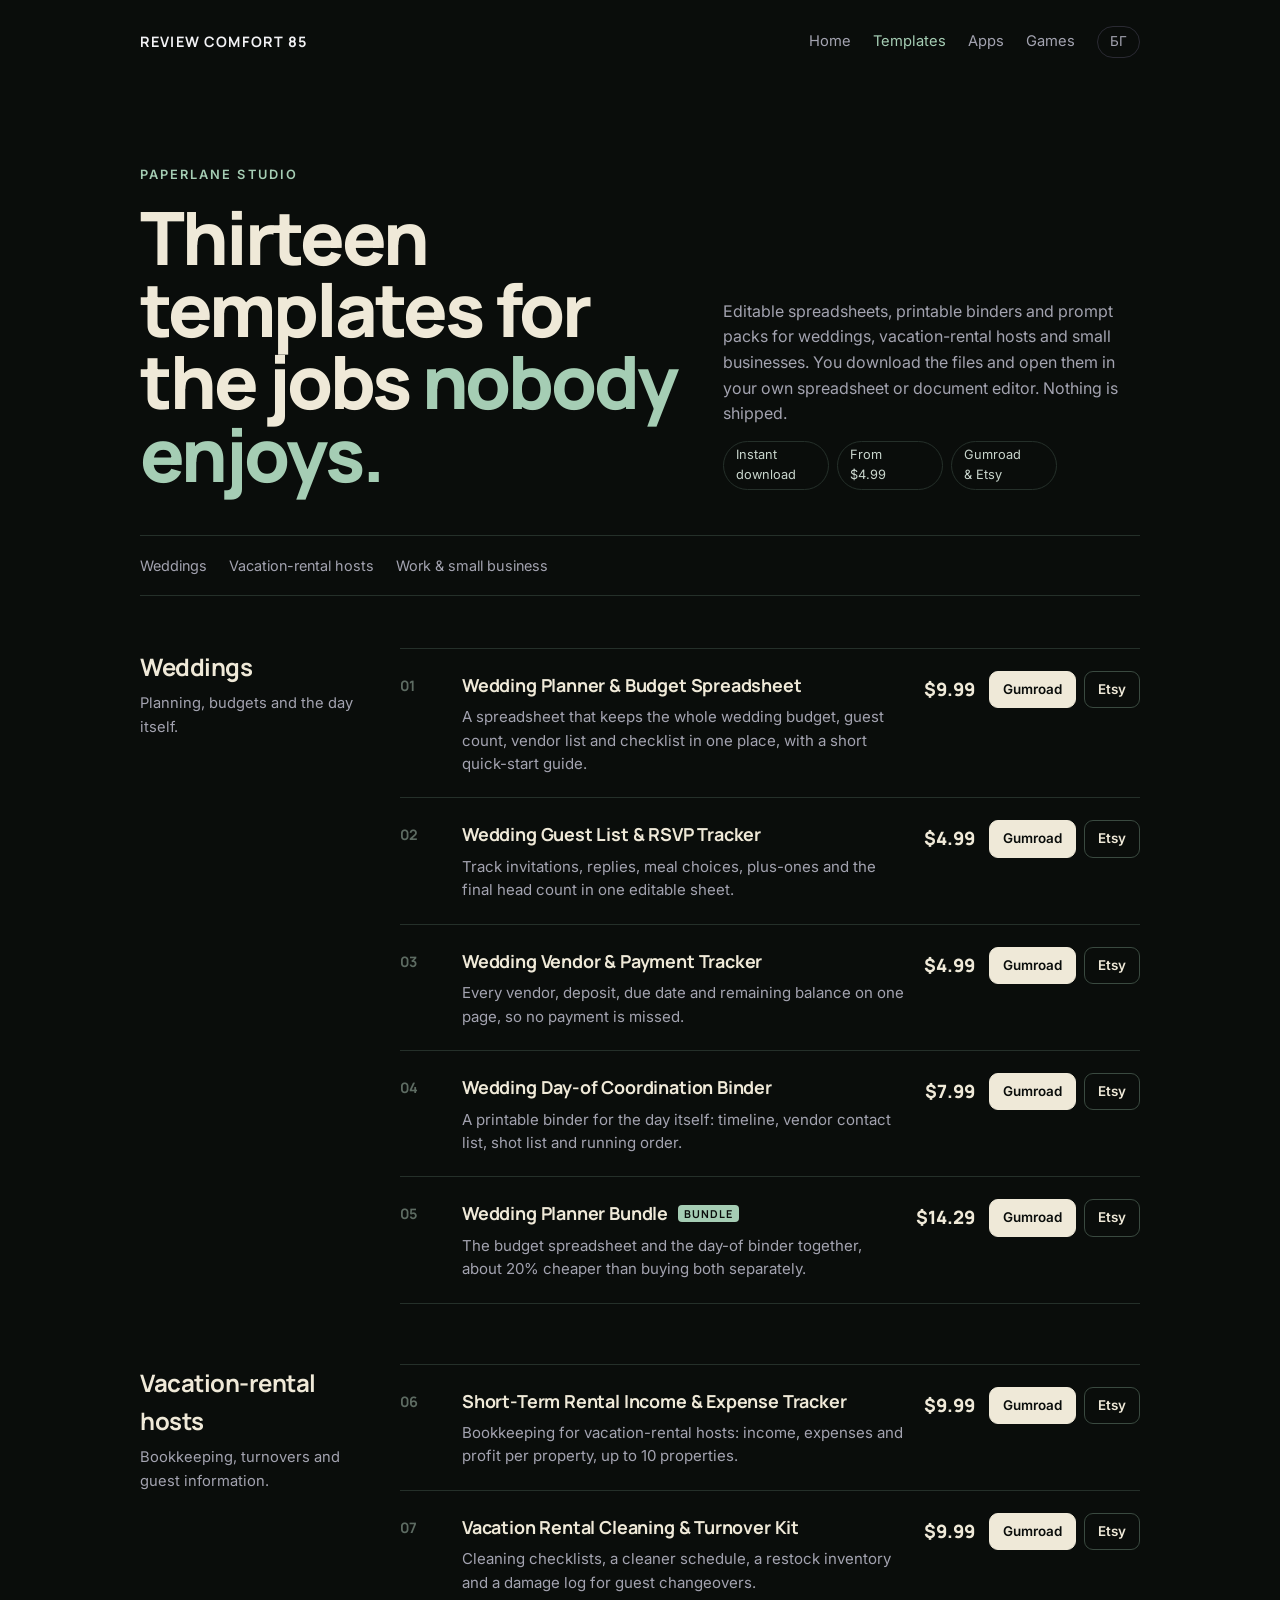
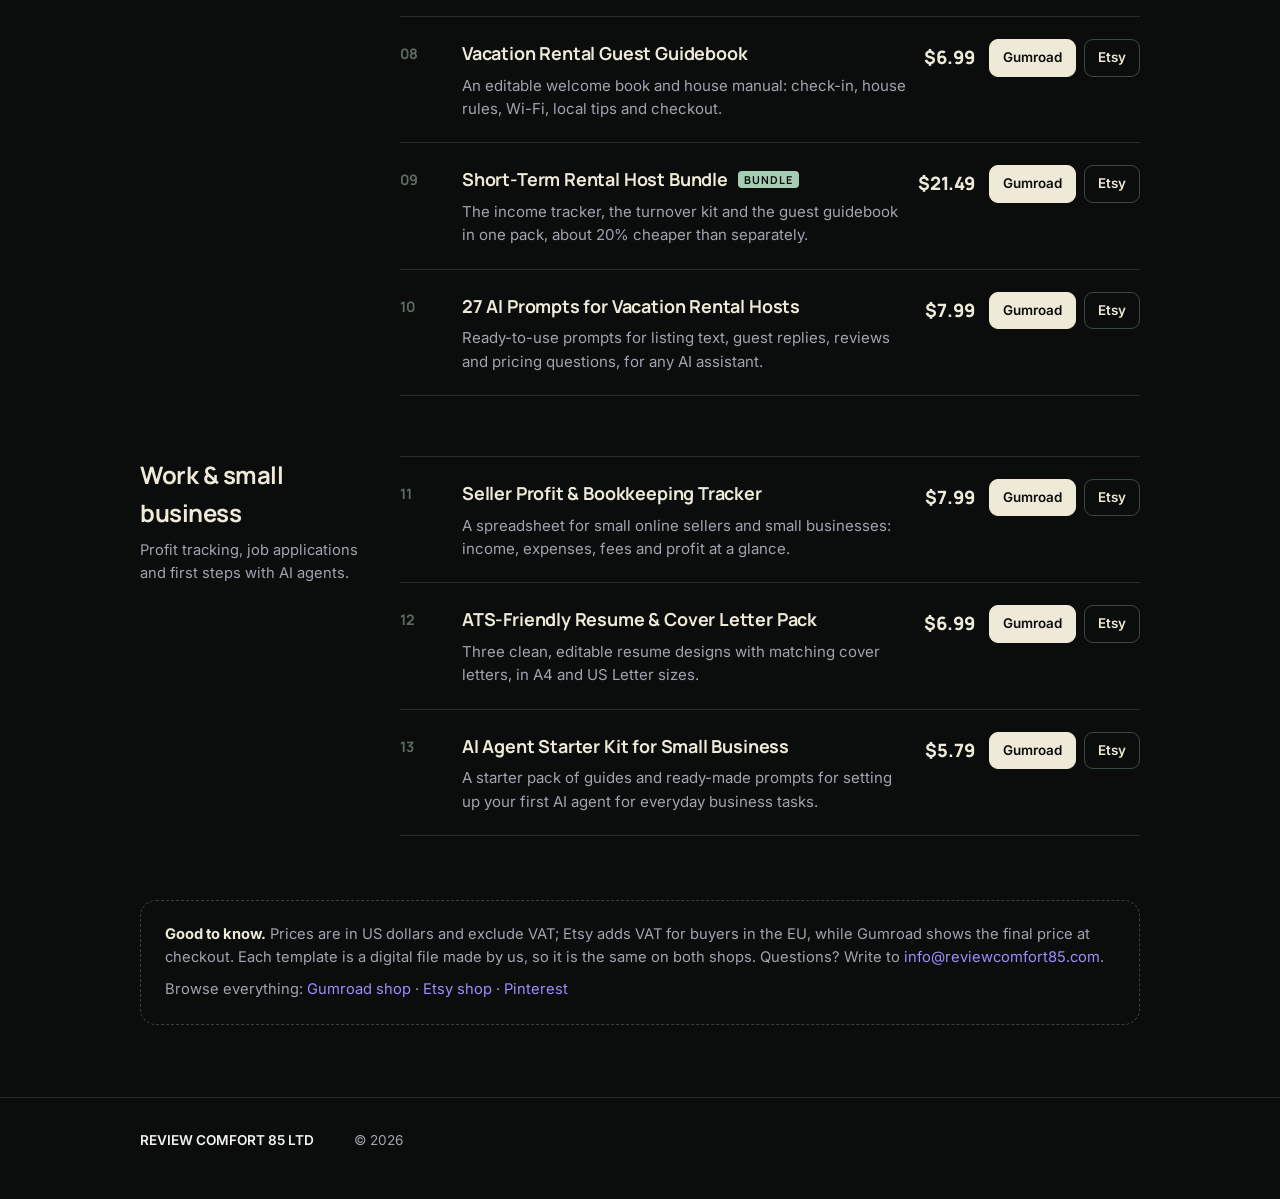
<file: templates/index.html>
<!doctype html>
<html lang="en">
<head>
<meta charset="utf-8">
<meta name="viewport" content="width=device-width, initial-scale=1">
<title>Digital templates — Paperlane Studio — REVIEW COMFORT 85</title>
<meta name="description" content="13 editable and printable templates for weddings, vacation-rental hosts and small businesses, from $4.99. Instant download on Gumroad and Etsy.">
<meta name="theme-color" content="#000000">
<link rel="canonical" href="https://reviewcomfort85.com/templates/">
<meta property="og:type" content="website">
<meta property="og:title" content="Digital templates — Paperlane Studio">
<meta property="og:description" content="13 editable and printable templates for weddings, vacation-rental hosts and small businesses.">
<meta property="og:url" content="https://reviewcomfort85.com/templates/">
<meta property="og:image" content="https://reviewcomfort85.com/paperlane/cover.png">
<link rel="icon" href="../favicon.svg" type="image/svg+xml">
<link rel="preconnect" href="https://fonts.googleapis.com">
<link rel="preconnect" href="https://fonts.gstatic.com" crossorigin>
<link href="https://fonts.googleapis.com/css2?family=Inter:wght@400;500;600&family=Manrope:wght@600;700;800&display=swap" rel="stylesheet">
<link rel="stylesheet" href="../site.css">
<script src="../lang.js"></script>
<script type="application/ld+json">
{
 "@context": "https://schema.org",
 "@graph": [
  {
   "@type": "Organization",
   "@id": "https://reviewcomfort85.com/#org",
   "name": "REVIEW COMFORT 85 LTD",
   "url": "https://reviewcomfort85.com/",
   "email": "info@reviewcomfort85.com",
   "description": "Independent studio building software, mobile apps, games and digital templates (Paperlane Studio).",
   "sameAs": [
    "https://paperlanetemplates.gumroad.com/",
    "https://www.etsy.com/shop/PaperlaneStudioPrint",
    "https://www.pinterest.com/paperlanetemplates/"
   ]
  },
  {
   "@type": "CollectionPage",
   "@id": "https://reviewcomfort85.com/templates/#page",
   "url": "https://reviewcomfort85.com/templates/",
   "name": "Paperlane Studio digital templates",
   "isPartOf": {
    "@type": "WebSite",
    "url": "https://reviewcomfort85.com/",
    "name": "REVIEW COMFORT 85"
   },
   "publisher": {
    "@id": "https://reviewcomfort85.com/#org"
   }
  },
  {
   "@type": "ItemList",
   "name": "Paperlane Studio digital templates",
   "numberOfItems": 13,
   "itemListElement": [
    {
     "@type": "ListItem",
     "position": 1,
     "item": {
      "@type": "Product",
      "name": "Wedding Planner & Budget Spreadsheet",
      "description": "A spreadsheet that keeps the whole wedding budget, guest count, vendor list and checklist in one place, with a short quick-start guide.",
      "brand": {
       "@type": "Brand",
       "name": "Paperlane Studio"
      },
      "category": "Digital download",
      "url": "https://paperlanetemplates.gumroad.com/l/wedding-planner-budget-spreadsheet",
      "offers": {
       "@type": "Offer",
       "url": "https://paperlanetemplates.gumroad.com/l/wedding-planner-budget-spreadsheet",
       "price": "9.99",
       "priceCurrency": "USD",
       "availability": "https://schema.org/InStock",
       "seller": {
        "@id": "https://reviewcomfort85.com/#org"
       }
      }
     }
    },
    {
     "@type": "ListItem",
     "position": 2,
     "item": {
      "@type": "Product",
      "name": "Wedding Guest List & RSVP Tracker",
      "description": "Track invitations, replies, meal choices, plus-ones and the final head count in one editable sheet.",
      "brand": {
       "@type": "Brand",
       "name": "Paperlane Studio"
      },
      "category": "Digital download",
      "url": "https://paperlanetemplates.gumroad.com/l/wedding-guest-list-rsvp-tracker",
      "offers": {
       "@type": "Offer",
       "url": "https://paperlanetemplates.gumroad.com/l/wedding-guest-list-rsvp-tracker",
       "price": "4.99",
       "priceCurrency": "USD",
       "availability": "https://schema.org/InStock",
       "seller": {
        "@id": "https://reviewcomfort85.com/#org"
       }
      }
     }
    },
    {
     "@type": "ListItem",
     "position": 3,
     "item": {
      "@type": "Product",
      "name": "Wedding Vendor & Payment Tracker",
      "description": "Every vendor, deposit, due date and remaining balance on one page, so no payment is missed.",
      "brand": {
       "@type": "Brand",
       "name": "Paperlane Studio"
      },
      "category": "Digital download",
      "url": "https://paperlanetemplates.gumroad.com/l/wedding-vendor-payment-tracker",
      "offers": {
       "@type": "Offer",
       "url": "https://paperlanetemplates.gumroad.com/l/wedding-vendor-payment-tracker",
       "price": "4.99",
       "priceCurrency": "USD",
       "availability": "https://schema.org/InStock",
       "seller": {
        "@id": "https://reviewcomfort85.com/#org"
       }
      }
     }
    },
    {
     "@type": "ListItem",
     "position": 4,
     "item": {
      "@type": "Product",
      "name": "Wedding Day-of Coordination Binder",
      "description": "A printable binder for the day itself: timeline, vendor contact list, shot list and running order.",
      "brand": {
       "@type": "Brand",
       "name": "Paperlane Studio"
      },
      "category": "Digital download",
      "url": "https://paperlanetemplates.gumroad.com/l/wedding-day-of-coordination-binder",
      "offers": {
       "@type": "Offer",
       "url": "https://paperlanetemplates.gumroad.com/l/wedding-day-of-coordination-binder",
       "price": "7.99",
       "priceCurrency": "USD",
       "availability": "https://schema.org/InStock",
       "seller": {
        "@id": "https://reviewcomfort85.com/#org"
       }
      }
     }
    },
    {
     "@type": "ListItem",
     "position": 5,
     "item": {
      "@type": "Product",
      "name": "Wedding Planner Bundle",
      "description": "The budget spreadsheet and the day-of binder together, about 20% cheaper than buying both separately.",
      "brand": {
       "@type": "Brand",
       "name": "Paperlane Studio"
      },
      "category": "Digital download",
      "url": "https://paperlanetemplates.gumroad.com/l/wedding-planner-bundle",
      "offers": {
       "@type": "Offer",
       "url": "https://paperlanetemplates.gumroad.com/l/wedding-planner-bundle",
       "price": "14.29",
       "priceCurrency": "USD",
       "availability": "https://schema.org/InStock",
       "seller": {
        "@id": "https://reviewcomfort85.com/#org"
       }
      }
     }
    },
    {
     "@type": "ListItem",
     "position": 6,
     "item": {
      "@type": "Product",
      "name": "Short-Term Rental Income & Expense Tracker",
      "description": "Bookkeeping for vacation-rental hosts: income, expenses and profit per property, up to 10 properties.",
      "brand": {
       "@type": "Brand",
       "name": "Paperlane Studio"
      },
      "category": "Digital download",
      "url": "https://paperlanetemplates.gumroad.com/l/str-income-expense-tracker",
      "offers": {
       "@type": "Offer",
       "url": "https://paperlanetemplates.gumroad.com/l/str-income-expense-tracker",
       "price": "9.99",
       "priceCurrency": "USD",
       "availability": "https://schema.org/InStock",
       "seller": {
        "@id": "https://reviewcomfort85.com/#org"
       }
      }
     }
    },
    {
     "@type": "ListItem",
     "position": 7,
     "item": {
      "@type": "Product",
      "name": "Vacation Rental Cleaning & Turnover Kit",
      "description": "Cleaning checklists, a cleaner schedule, a restock inventory and a damage log for guest changeovers.",
      "brand": {
       "@type": "Brand",
       "name": "Paperlane Studio"
      },
      "category": "Digital download",
      "url": "https://paperlanetemplates.gumroad.com/l/str-cleaning-turnover-kit",
      "offers": {
       "@type": "Offer",
       "url": "https://paperlanetemplates.gumroad.com/l/str-cleaning-turnover-kit",
       "price": "9.99",
       "priceCurrency": "USD",
       "availability": "https://schema.org/InStock",
       "seller": {
        "@id": "https://reviewcomfort85.com/#org"
       }
      }
     }
    },
    {
     "@type": "ListItem",
     "position": 8,
     "item": {
      "@type": "Product",
      "name": "Vacation Rental Guest Guidebook",
      "description": "An editable welcome book and house manual: check-in, house rules, Wi-Fi, local tips and checkout.",
      "brand": {
       "@type": "Brand",
       "name": "Paperlane Studio"
      },
      "category": "Digital download",
      "url": "https://paperlanetemplates.gumroad.com/l/vacation-rental-guest-guidebook",
      "offers": {
       "@type": "Offer",
       "url": "https://paperlanetemplates.gumroad.com/l/vacation-rental-guest-guidebook",
       "price": "6.99",
       "priceCurrency": "USD",
       "availability": "https://schema.org/InStock",
       "seller": {
        "@id": "https://reviewcomfort85.com/#org"
       }
      }
     }
    },
    {
     "@type": "ListItem",
     "position": 9,
     "item": {
      "@type": "Product",
      "name": "Short-Term Rental Host Bundle",
      "description": "The income tracker, the turnover kit and the guest guidebook in one pack, about 20% cheaper than separately.",
      "brand": {
       "@type": "Brand",
       "name": "Paperlane Studio"
      },
      "category": "Digital download",
      "url": "https://paperlanetemplates.gumroad.com/l/short-term-rental-host-bundle",
      "offers": {
       "@type": "Offer",
       "url": "https://paperlanetemplates.gumroad.com/l/short-term-rental-host-bundle",
       "price": "21.49",
       "priceCurrency": "USD",
       "availability": "https://schema.org/InStock",
       "seller": {
        "@id": "https://reviewcomfort85.com/#org"
       }
      }
     }
    },
    {
     "@type": "ListItem",
     "position": 10,
     "item": {
      "@type": "Product",
      "name": "27 AI Prompts for Vacation Rental Hosts",
      "description": "Ready-to-use prompts for listing text, guest replies, reviews and pricing questions, for any AI assistant.",
      "brand": {
       "@type": "Brand",
       "name": "Paperlane Studio"
      },
      "category": "Digital download",
      "url": "https://paperlanetemplates.gumroad.com/l/ai-host-toolkit",
      "offers": {
       "@type": "Offer",
       "url": "https://paperlanetemplates.gumroad.com/l/ai-host-toolkit",
       "price": "7.99",
       "priceCurrency": "USD",
       "availability": "https://schema.org/InStock",
       "seller": {
        "@id": "https://reviewcomfort85.com/#org"
       }
      }
     }
    },
    {
     "@type": "ListItem",
     "position": 11,
     "item": {
      "@type": "Product",
      "name": "Seller Profit & Bookkeeping Tracker",
      "description": "A spreadsheet for small online sellers and small businesses: income, expenses, fees and profit at a glance.",
      "brand": {
       "@type": "Brand",
       "name": "Paperlane Studio"
      },
      "category": "Digital download",
      "url": "https://paperlanetemplates.gumroad.com/l/seller-profit-bookkeeping-tracker",
      "offers": {
       "@type": "Offer",
       "url": "https://paperlanetemplates.gumroad.com/l/seller-profit-bookkeeping-tracker",
       "price": "7.99",
       "priceCurrency": "USD",
       "availability": "https://schema.org/InStock",
       "seller": {
        "@id": "https://reviewcomfort85.com/#org"
       }
      }
     }
    },
    {
     "@type": "ListItem",
     "position": 12,
     "item": {
      "@type": "Product",
      "name": "ATS-Friendly Resume & Cover Letter Pack",
      "description": "Three clean, editable resume designs with matching cover letters, in A4 and US Letter sizes.",
      "brand": {
       "@type": "Brand",
       "name": "Paperlane Studio"
      },
      "category": "Digital download",
      "url": "https://paperlanetemplates.gumroad.com/l/resume-cover-letter-template-pack",
      "offers": {
       "@type": "Offer",
       "url": "https://paperlanetemplates.gumroad.com/l/resume-cover-letter-template-pack",
       "price": "6.99",
       "priceCurrency": "USD",
       "availability": "https://schema.org/InStock",
       "seller": {
        "@id": "https://reviewcomfort85.com/#org"
       }
      }
     }
    },
    {
     "@type": "ListItem",
     "position": 13,
     "item": {
      "@type": "Product",
      "name": "AI Agent Starter Kit for Small Business",
      "description": "A starter pack of guides and ready-made prompts for setting up your first AI agent for everyday business tasks.",
      "brand": {
       "@type": "Brand",
       "name": "Paperlane Studio"
      },
      "category": "Digital download",
      "url": "https://paperlanetemplates.gumroad.com/l/ai-agent-starter-kit",
      "offers": {
       "@type": "Offer",
       "url": "https://paperlanetemplates.gumroad.com/l/ai-agent-starter-kit",
       "price": "5.79",
       "priceCurrency": "USD",
       "availability": "https://schema.org/InStock",
       "seller": {
        "@id": "https://reviewcomfort85.com/#org"
       }
      }
     }
    }
   ]
  }
 ]
}
</script>
<style>
  body { font-family: Inter, system-ui, sans-serif; background: #0a0d0b; }
  html { background: #0a0d0b; }
  h1, h2, h3, .brand, .price, .num { font-family: Manrope, Inter, system-ui, sans-serif; }
  :root { --sage: #a5cdb4; --cream: #efe9d8; --ink: #0a0d0b; --rule: #25302a; }
  nav { padding: 26px 0; }
  nav .brand { display: flex; align-items: center; gap: 10px; }
  nav .navlinks { display: flex; gap: 22px; align-items: center; font-size: .92rem; }
  nav .navlinks a { color: var(--muted); }
  nav .navlinks a:hover { color: var(--text); text-decoration: none; }
  nav .navlinks a[aria-current] { color: var(--sage); }
  @media (max-width: 560px) { nav .navlinks a { display: none; } }
  .intro { padding: 9vh 0 5vh; display: grid; grid-template-columns: 1.3fr 1fr; gap: 40px; align-items: end; border-bottom: 1px solid var(--rule); }
  @media (max-width: 760px) { .intro { grid-template-columns: 1fr; } }
  .kicker { font-size: .8rem; letter-spacing: .16em; text-transform: uppercase; color: var(--sage); margin: 0 0 16px; font-weight: 600; }
  .intro h1 { font-size: clamp(2.4rem, 6.4vw, 4.6rem); line-height: .98; letter-spacing: -.04em; margin: 0; color: var(--cream); font-weight: 800; }
  .intro h1 em { font-style: normal; color: var(--sage); }
  .intro .side p { margin: 0 0 14px; color: var(--muted); }
  .facts { display: flex; flex-wrap: wrap; gap: 8px; margin: 0; padding: 0; list-style: none; }
  .facts li { font-size: .8rem; border: 1px solid var(--rule); border-radius: 99px; padding: 3px 12px; color: #c9d6cd; }
  .jump { display: flex; gap: 22px; padding: 18px 0; border-bottom: 1px solid var(--rule); font-size: .9rem; flex-wrap: wrap; }
  .jump a { color: var(--muted); }
  .jump a:hover { color: var(--sage); text-decoration: none; }
  .grp { padding: 52px 0 8px; display: grid; grid-template-columns: 220px 1fr; gap: 12px 40px; }
  @media (max-width: 760px) { .grp { grid-template-columns: 1fr; } }
  .grp header { position: sticky; top: 24px; align-self: start; }
  @media (max-width: 760px) { .grp header { position: static; } }
  .grp h2 { font-size: 1.5rem; letter-spacing: -.02em; margin: 0 0 6px; text-transform: none; color: var(--cream); font-weight: 700; }
  .grp header p { margin: 0; color: var(--muted); font-size: .92rem; }
  ol { list-style: none; margin: 0; padding: 0; counter-reset: none; }
  li { display: grid; grid-template-columns: 44px 1fr auto; gap: 0 18px; align-items: start; padding: 22px 0; border-top: 1px solid var(--rule); }
  li:last-child { border-bottom: 1px solid var(--rule); }
  @media (max-width: 560px) { li { grid-template-columns: 34px 1fr; } .buy { grid-column: 2; margin-top: 12px; } }
  .num { color: #5d6b62; font-weight: 700; font-size: .9rem; padding-top: 3px; }
  li h3 { margin: 0 0 6px; font-size: 1.12rem; color: var(--cream); letter-spacing: -.01em; }
  li p { margin: 0; color: var(--muted); font-size: .94rem; line-height: 1.55; max-width: 52ch; }
  .tagb { font-size: .68rem; letter-spacing: .1em; text-transform: uppercase; color: var(--ink); background: var(--sage); border-radius: 4px; padding: 1px 6px; vertical-align: 2px; margin-left: 6px; }
  .buy { display: flex; align-items: center; gap: 8px; flex-wrap: wrap; justify-content: flex-end; }
  .price { font-weight: 800; font-size: 1.15rem; color: var(--cream); margin-right: 6px; }
  .shop { font-size: .84rem; font-weight: 600; border: 1px solid #3a4a40; color: var(--cream); border-radius: 9px; padding: 7px 13px; transition: background .15s, border-color .15s; }
  .shop:hover { border-color: var(--sage); text-decoration: none; }
  .shop.g { background: var(--cream); color: var(--ink); border-color: var(--cream); }
  .shop.g:hover { background: #fff; }
  .note { margin: 56px 0 72px; padding: 22px 24px; border: 1px dashed #34443a; border-radius: 16px; color: var(--muted); font-size: .92rem; }
  .note b { color: var(--cream); }
  footer { border-top: 1px solid var(--rule); }
</style>
</head>
<body>
<div class="wrap">
<nav>
  <a class="brand" href="../">REVIEW COMFORT 85</a>
  <div class="navlinks">
    <a href="../"><span class="en">Home</span><span class="bg">Начало</span></a>
    <a href="./" aria-current="page"><span class="en">Templates</span><span class="bg">Шаблони</span></a>
    <a href="../#apps"><span class="en">Apps</span><span class="bg">Приложения</span></a>
    <a href="../#games"><span class="en">Games</span><span class="bg">Игри</span></a>
    <button class="lang" type="button"><span class="en">БГ</span><span class="bg">EN</span></button>
  </div>
</nav>

<main>
<div class="intro">
  <div>
    <p class="kicker">Paperlane Studio</p>
    <h1><span class="en">Thirteen templates for the jobs <em>nobody enjoys.</em></span><span class="bg">Тринадесет шаблона за работата, която никой не обича.</span></h1>
  </div>
  <div class="side">
    <p>Editable spreadsheets, printable binders and prompt packs for weddings, vacation-rental hosts and small businesses. You download the files and open them in your own spreadsheet or document editor. Nothing is shipped.</p>
    <ul class="facts"><li>Instant download</li><li>From $4.99</li><li>Gumroad &amp; Etsy</li></ul>
  </div>
</div>
<div class="jump"><a href="#wedding">Weddings</a><a href="#host">Vacation-rental hosts</a><a href="#work">Work &amp; small business</a></div>

<section class="grp" id="wedding"><header><h2><span class="en">Weddings</span><span class="bg">Свадби</span></h2><p>Planning, budgets and the day itself.</p></header><ol start="1">
<li id="p1"><span class="num">01</span><div class="main"><h3>Wedding Planner &amp; Budget Spreadsheet</h3><p>A spreadsheet that keeps the whole wedding budget, guest count, vendor list and checklist in one place, with a short quick-start guide.</p></div><div class="buy"><span class="price">$9.99</span><a class="shop g" href="https://paperlanetemplates.gumroad.com/l/wedding-planner-budget-spreadsheet" rel="noopener" target="_blank">Gumroad</a><a class="shop" href="https://www.etsy.com/listing/4613135948" rel="noopener" target="_blank">Etsy</a></div></li>
<li id="p2"><span class="num">02</span><div class="main"><h3>Wedding Guest List &amp; RSVP Tracker</h3><p>Track invitations, replies, meal choices, plus-ones and the final head count in one editable sheet.</p></div><div class="buy"><span class="price">$4.99</span><a class="shop g" href="https://paperlanetemplates.gumroad.com/l/wedding-guest-list-rsvp-tracker" rel="noopener" target="_blank">Gumroad</a><a class="shop" href="https://www.etsy.com/listing/4613588456" rel="noopener" target="_blank">Etsy</a></div></li>
<li id="p3"><span class="num">03</span><div class="main"><h3>Wedding Vendor &amp; Payment Tracker</h3><p>Every vendor, deposit, due date and remaining balance on one page, so no payment is missed.</p></div><div class="buy"><span class="price">$4.99</span><a class="shop g" href="https://paperlanetemplates.gumroad.com/l/wedding-vendor-payment-tracker" rel="noopener" target="_blank">Gumroad</a><a class="shop" href="https://www.etsy.com/listing/4613571601" rel="noopener" target="_blank">Etsy</a></div></li>
<li id="p4"><span class="num">04</span><div class="main"><h3>Wedding Day-of Coordination Binder</h3><p>A printable binder for the day itself: timeline, vendor contact list, shot list and running order.</p></div><div class="buy"><span class="price">$7.99</span><a class="shop g" href="https://paperlanetemplates.gumroad.com/l/wedding-day-of-coordination-binder" rel="noopener" target="_blank">Gumroad</a><a class="shop" href="https://www.etsy.com/listing/4613570115" rel="noopener" target="_blank">Etsy</a></div></li>
<li id="p5"><span class="num">05</span><div class="main"><h3>Wedding Planner Bundle <b class="tagb">Bundle</b></h3><p>The budget spreadsheet and the day-of binder together, about 20% cheaper than buying both separately.</p></div><div class="buy"><span class="price">$14.29</span><a class="shop g" href="https://paperlanetemplates.gumroad.com/l/wedding-planner-bundle" rel="noopener" target="_blank">Gumroad</a><a class="shop" href="https://www.etsy.com/listing/4613570699" rel="noopener" target="_blank">Etsy</a></div></li>
</ol></section>
<section class="grp" id="host"><header><h2><span class="en">Vacation-rental hosts</span><span class="bg">Домакини на наеми</span></h2><p>Bookkeeping, turnovers and guest information.</p></header><ol start="6">
<li id="p6"><span class="num">06</span><div class="main"><h3>Short-Term Rental Income &amp; Expense Tracker</h3><p>Bookkeeping for vacation-rental hosts: income, expenses and profit per property, up to 10 properties.</p></div><div class="buy"><span class="price">$9.99</span><a class="shop g" href="https://paperlanetemplates.gumroad.com/l/str-income-expense-tracker" rel="noopener" target="_blank">Gumroad</a><a class="shop" href="https://www.etsy.com/listing/4613121009" rel="noopener" target="_blank">Etsy</a></div></li>
<li id="p7"><span class="num">07</span><div class="main"><h3>Vacation Rental Cleaning &amp; Turnover Kit</h3><p>Cleaning checklists, a cleaner schedule, a restock inventory and a damage log for guest changeovers.</p></div><div class="buy"><span class="price">$9.99</span><a class="shop g" href="https://paperlanetemplates.gumroad.com/l/str-cleaning-turnover-kit" rel="noopener" target="_blank">Gumroad</a><a class="shop" href="https://www.etsy.com/listing/4613585796" rel="noopener" target="_blank">Etsy</a></div></li>
<li id="p8"><span class="num">08</span><div class="main"><h3>Vacation Rental Guest Guidebook</h3><p>An editable welcome book and house manual: check-in, house rules, Wi-Fi, local tips and checkout.</p></div><div class="buy"><span class="price">$6.99</span><a class="shop g" href="https://paperlanetemplates.gumroad.com/l/vacation-rental-guest-guidebook" rel="noopener" target="_blank">Gumroad</a><a class="shop" href="https://www.etsy.com/listing/4613122182" rel="noopener" target="_blank">Etsy</a></div></li>
<li id="p9"><span class="num">09</span><div class="main"><h3>Short-Term Rental Host Bundle <b class="tagb">Bundle</b></h3><p>The income tracker, the turnover kit and the guest guidebook in one pack, about 20% cheaper than separately.</p></div><div class="buy"><span class="price">$21.49</span><a class="shop g" href="https://paperlanetemplates.gumroad.com/l/short-term-rental-host-bundle" rel="noopener" target="_blank">Gumroad</a><a class="shop" href="https://www.etsy.com/listing/4613137208" rel="noopener" target="_blank">Etsy</a></div></li>
<li id="p10"><span class="num">10</span><div class="main"><h3>27 AI Prompts for Vacation Rental Hosts</h3><p>Ready-to-use prompts for listing text, guest replies, reviews and pricing questions, for any AI assistant.</p></div><div class="buy"><span class="price">$7.99</span><a class="shop g" href="https://paperlanetemplates.gumroad.com/l/ai-host-toolkit" rel="noopener" target="_blank">Gumroad</a><a class="shop" href="https://www.etsy.com/listing/4613590322" rel="noopener" target="_blank">Etsy</a></div></li>
</ol></section>
<section class="grp" id="work"><header><h2><span class="en">Work & small business</span><span class="bg">Работа и малък бизнес</span></h2><p>Profit tracking, job applications and first steps with AI agents.</p></header><ol start="11">
<li id="p11"><span class="num">11</span><div class="main"><h3>Seller Profit &amp; Bookkeeping Tracker</h3><p>A spreadsheet for small online sellers and small businesses: income, expenses, fees and profit at a glance.</p></div><div class="buy"><span class="price">$7.99</span><a class="shop g" href="https://paperlanetemplates.gumroad.com/l/seller-profit-bookkeeping-tracker" rel="noopener" target="_blank">Gumroad</a><a class="shop" href="https://www.etsy.com/listing/4613573443" rel="noopener" target="_blank">Etsy</a></div></li>
<li id="p12"><span class="num">12</span><div class="main"><h3>ATS-Friendly Resume &amp; Cover Letter Pack</h3><p>Three clean, editable resume designs with matching cover letters, in A4 and US Letter sizes.</p></div><div class="buy"><span class="price">$6.99</span><a class="shop g" href="https://paperlanetemplates.gumroad.com/l/resume-cover-letter-template-pack" rel="noopener" target="_blank">Gumroad</a><a class="shop" href="https://www.etsy.com/listing/4613589100" rel="noopener" target="_blank">Etsy</a></div></li>
<li id="p13"><span class="num">13</span><div class="main"><h3>AI Agent Starter Kit for Small Business</h3><p>A starter pack of guides and ready-made prompts for setting up your first AI agent for everyday business tasks.</p></div><div class="buy"><span class="price">$5.79</span><a class="shop g" href="https://paperlanetemplates.gumroad.com/l/ai-agent-starter-kit" rel="noopener" target="_blank">Gumroad</a><a class="shop" href="https://www.etsy.com/listing/4613598899" rel="noopener" target="_blank">Etsy</a></div></li>
</ol></section>

<div class="note">
  <p style="margin:0 0 8px"><b>Good to know.</b> Prices are in US dollars and exclude VAT; Etsy adds VAT for buyers in the EU, while Gumroad shows the final price at checkout. Each template is a digital file made by us, so it is the same on both shops. Questions? Write to <a href="mailto:info@reviewcomfort85.com">info@reviewcomfort85.com</a>.</p>
  <p style="margin:0">Browse everything: <a href="https://paperlanetemplates.gumroad.com/" target="_blank" rel="noopener">Gumroad shop</a> · <a href="https://www.etsy.com/shop/PaperlaneStudioPrint" target="_blank" rel="noopener">Etsy shop</a> · <a href="https://www.pinterest.com/paperlanetemplates/" target="_blank" rel="noopener">Pinterest</a></p>
</div>
</main>
</div>
<footer>
  <div class="wrap cols">
    <span><strong>REVIEW COMFORT 85 LTD</strong></span>
    <span>© 2026</span>
  </div>
</footer>
</body>
</html>
</file>
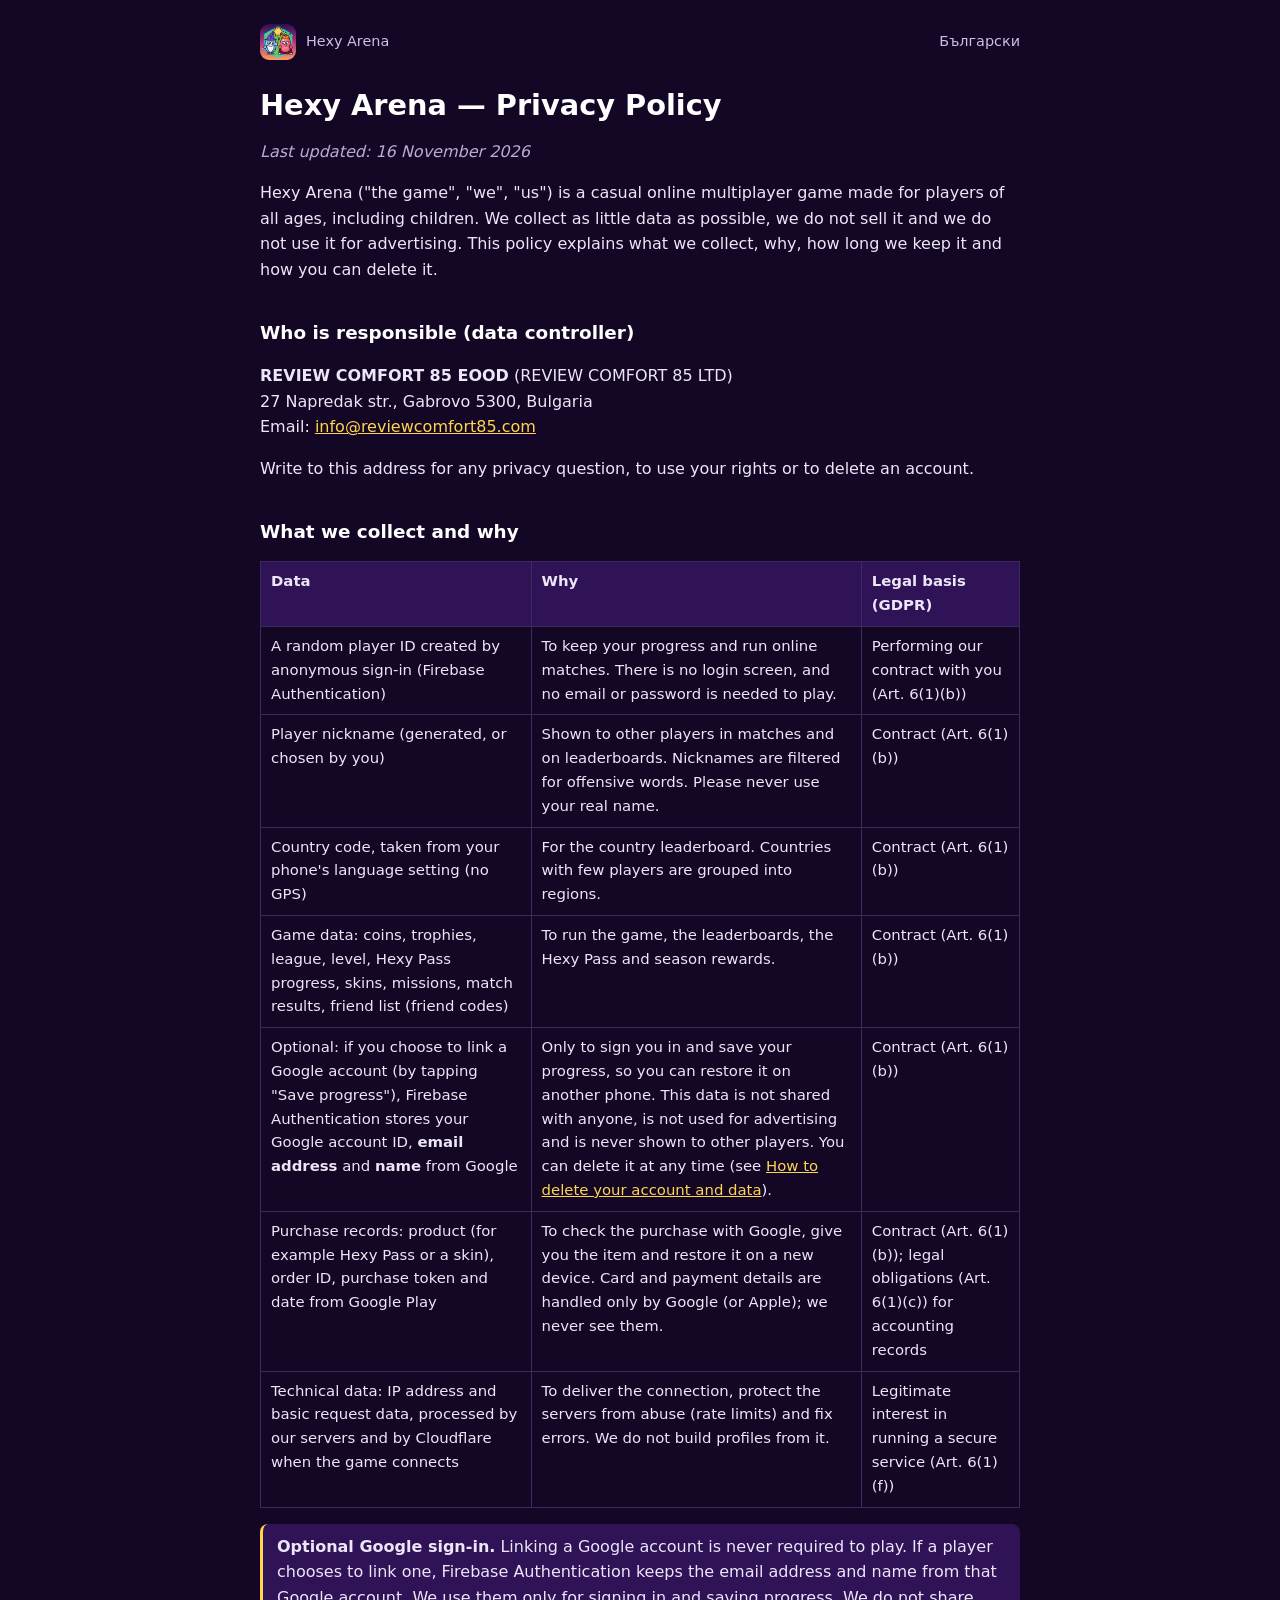
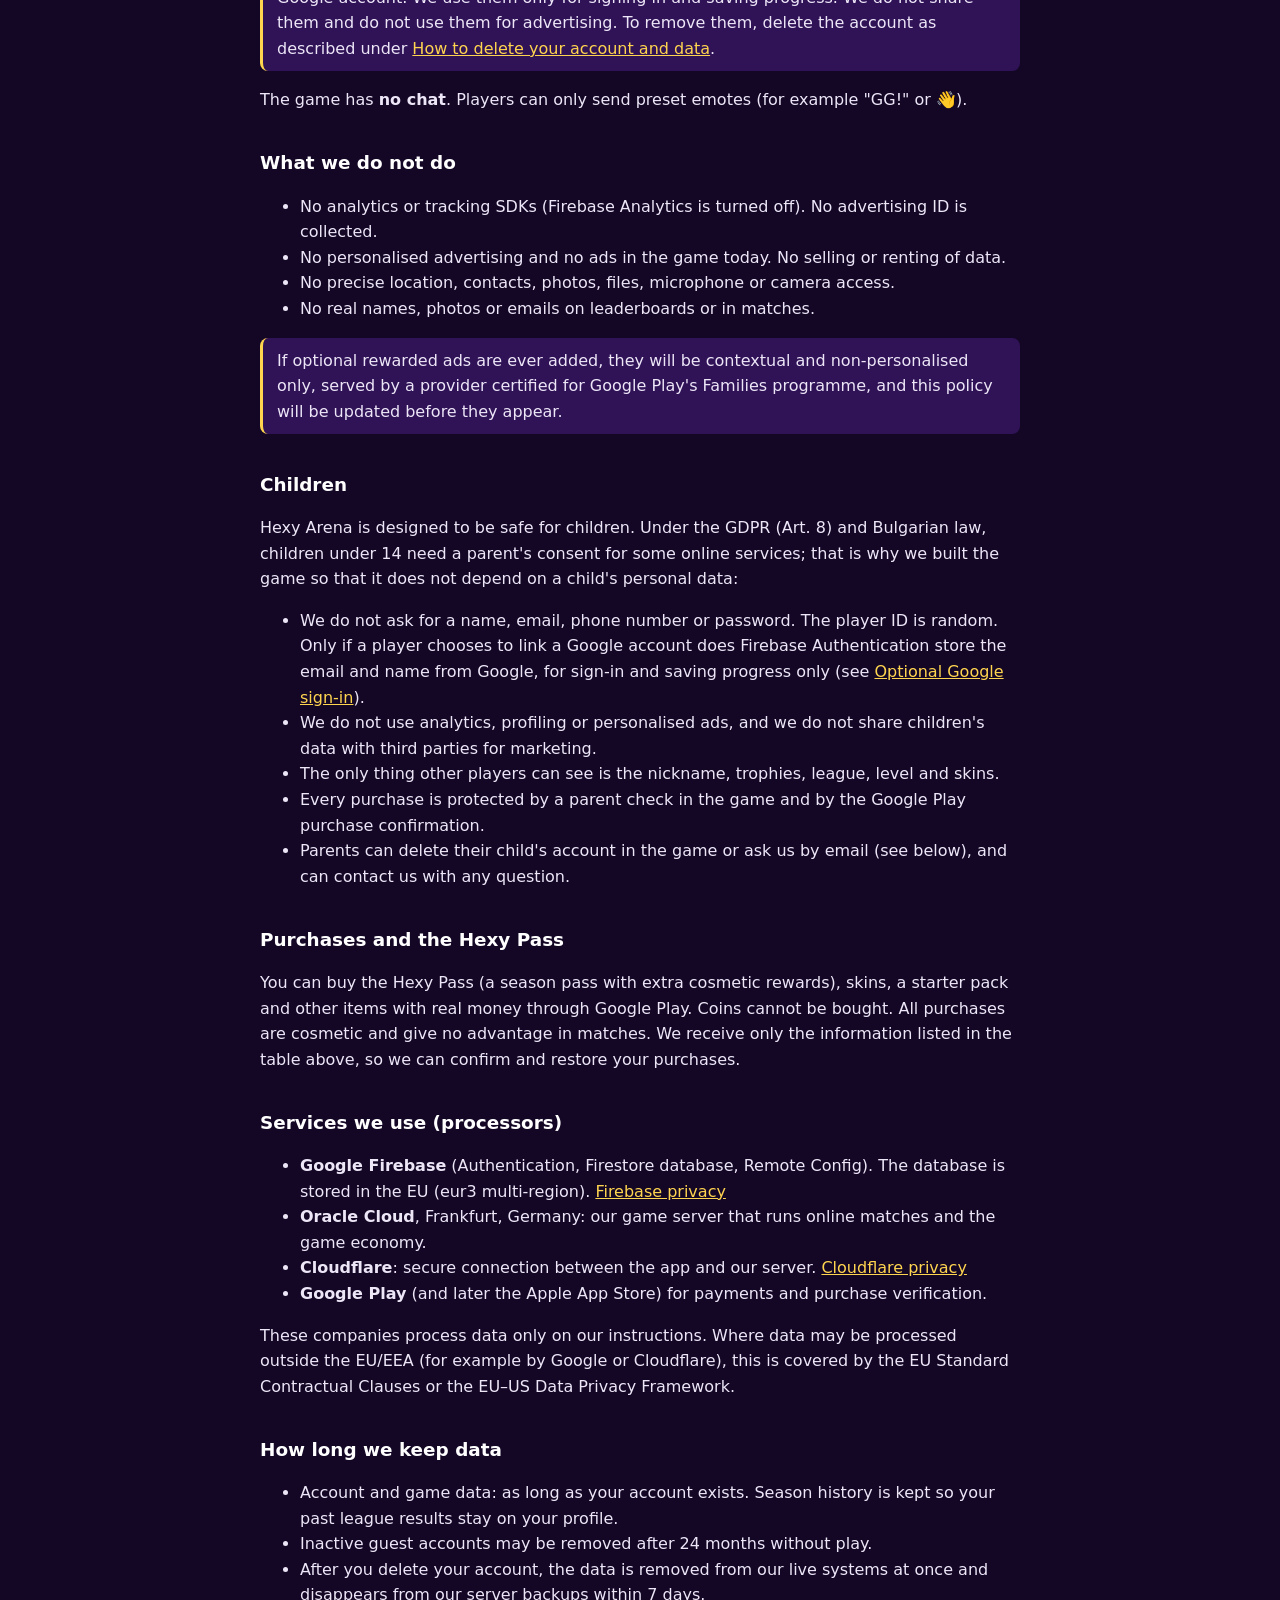
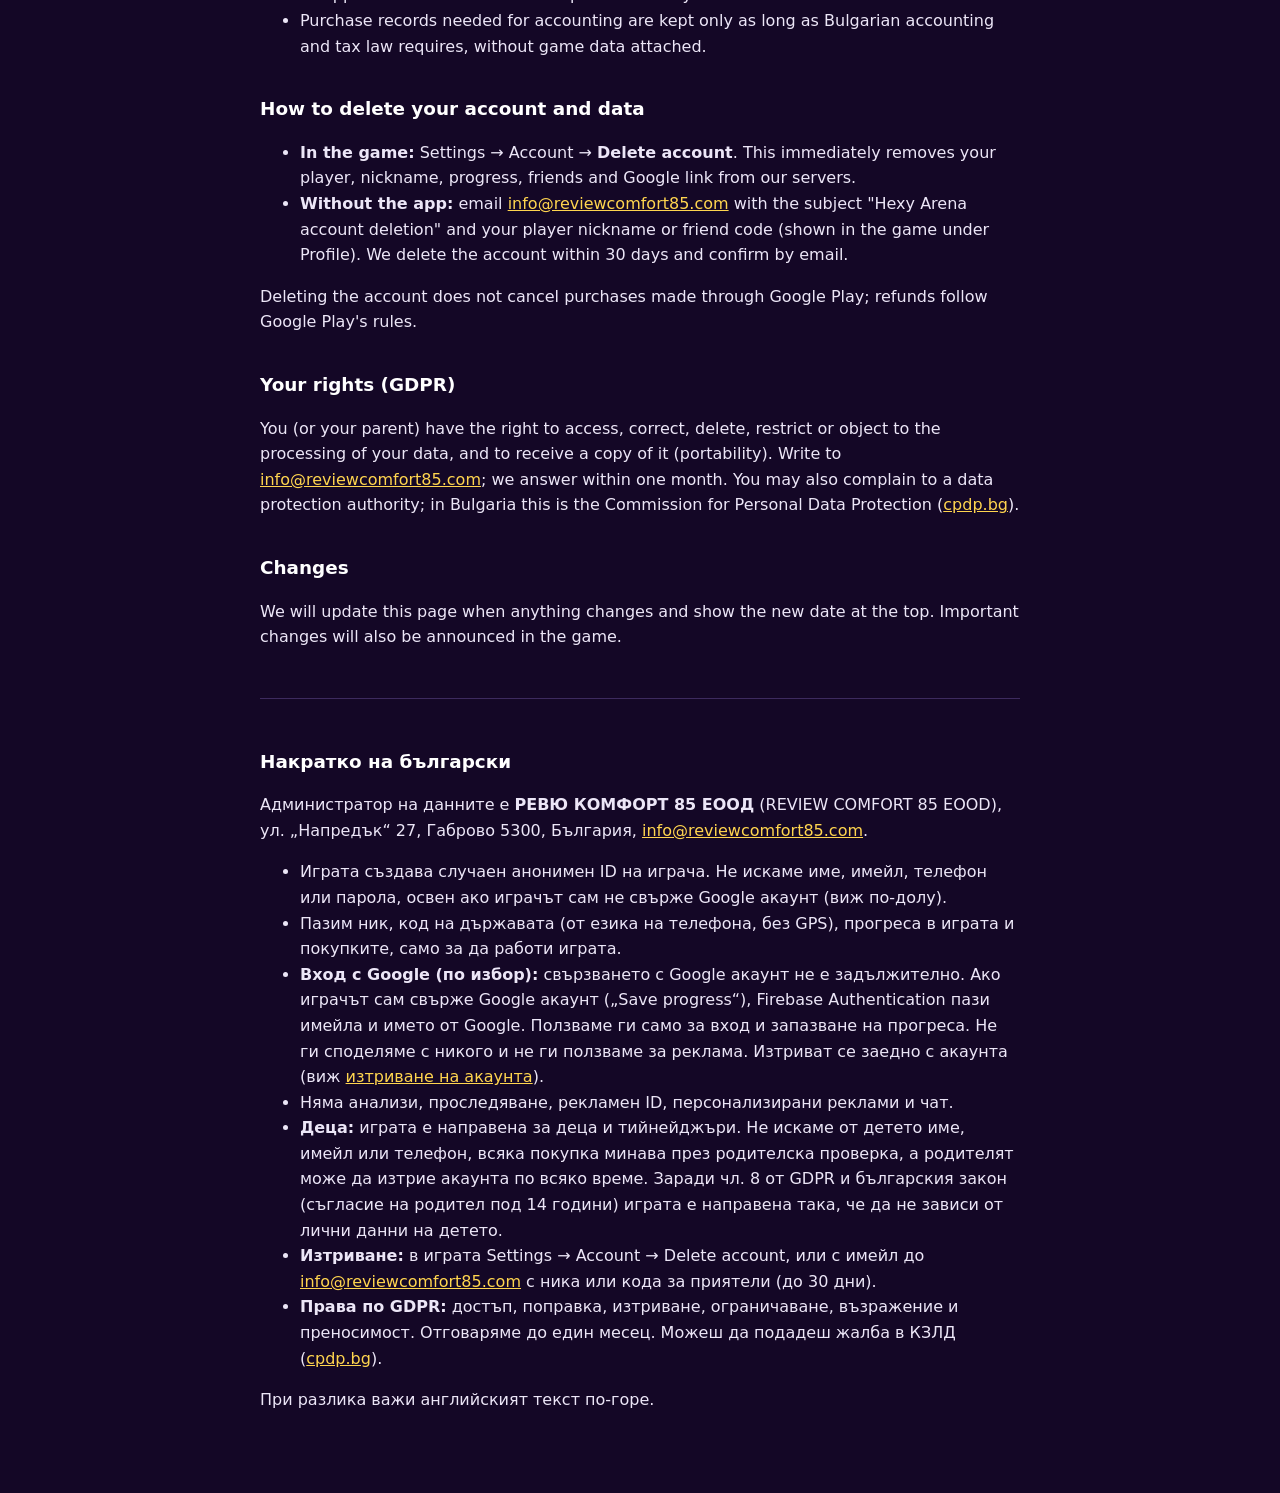
<file: hexy-arena/privacy/index.html>
<!doctype html>
<html lang="en">
<head>
<meta charset="utf-8">
<meta name="viewport" content="width=device-width, initial-scale=1">
<title>Hexy Arena — Privacy Policy</title>
<meta name="theme-color" content="#140726">
<link rel="icon" href="../icon.png">
<style>
  html { background: #140726; color-scheme: dark; }
  body { font: 16px/1.6 system-ui, -apple-system, "Segoe UI", Roboto, sans-serif; max-width: 760px; margin: 0 auto; padding: 24px 18px 64px; background: #140726; color: #ece6f7; }
  a { color: #ffd54f; }
  .top { display: flex; justify-content: space-between; align-items: center; margin-bottom: 28px; font-size: .9rem; }
  .top a { color: #cbbfe2; text-decoration: none; }
  .top img { width: 36px; height: 36px; border-radius: 9px; vertical-align: middle; margin-right: 10px; }
  h1 { font-size: 1.8rem; line-height: 1.2; margin: 0 0 6px; color: #fff; }
  h2 { font-size: 1.15rem; margin-top: 2.2rem; color: #fff; }
  table { border-collapse: collapse; width: 100%; font-size: .93rem; display: block; overflow-x: auto; }
  td, th { border: 1px solid #3d2a5e; padding: 8px 10px; text-align: left; vertical-align: top; }
  th { background: #301257; }
  .note { background: #301257; border-left: 3px solid #ffd54f; padding: 10px 14px; border-radius: 8px; }
  .meta { color: #b9acd3; }
  hr { margin: 3rem 0; border: 0; border-top: 1px solid #3d2a5e; }
</style>
</head>
<body>
<!--email_off-->
<div class="top"><a href="../"><img src="../icon.png" alt="">Hexy Arena</a><a href="#bg">Български</a></div>
<h1>Hexy Arena — Privacy Policy</h1>
<p class="meta"><em>Last updated: 16 November 2026</em></p>
<p>Hexy Arena ("the game", "we", "us") is a casual online multiplayer game made for players of all ages, including children. We collect as little data as possible, we do not sell it and we do not use it for advertising. This policy explains what we collect, why, how long we keep it and how you can delete it.</p>

<h2>Who is responsible (data controller)</h2>
<p><strong>REVIEW COMFORT 85 EOOD</strong> (REVIEW COMFORT 85 LTD)<br>
27 Napredak str., Gabrovo 5300, Bulgaria<br>
Email: <a href="mailto:info@reviewcomfort85.com">info@reviewcomfort85.com</a></p>
<p>Write to this address for any privacy question, to use your rights or to delete an account.</p>

<h2>What we collect and why</h2>
<table>
<tr><th>Data</th><th>Why</th><th>Legal basis (GDPR)</th></tr>
<tr><td>A random player ID created by anonymous sign-in (Firebase Authentication)</td><td>To keep your progress and run online matches. There is no login screen, and no email or password is needed to play.</td><td>Performing our contract with you (Art. 6(1)(b))</td></tr>
<tr><td>Player nickname (generated, or chosen by you)</td><td>Shown to other players in matches and on leaderboards. Nicknames are filtered for offensive words. Please never use your real name.</td><td>Contract (Art. 6(1)(b))</td></tr>
<tr><td>Country code, taken from your phone's language setting (no GPS)</td><td>For the country leaderboard. Countries with few players are grouped into regions.</td><td>Contract (Art. 6(1)(b))</td></tr>
<tr><td>Game data: coins, trophies, league, level, Hexy Pass progress, skins, missions, match results, friend list (friend codes)</td><td>To run the game, the leaderboards, the Hexy Pass and season rewards.</td><td>Contract (Art. 6(1)(b))</td></tr>
<tr><td>Optional: if you choose to link a Google account (by tapping "Save progress"), Firebase Authentication stores your Google account ID, <strong>email address</strong> and <strong>name</strong> from Google</td><td>Only to sign you in and save your progress, so you can restore it on another phone. This data is not shared with anyone, is not used for advertising and is never shown to other players. You can delete it at any time (see <a href="#delete">How to delete your account and data</a>).</td><td>Contract (Art. 6(1)(b))</td></tr>
<tr><td>Purchase records: product (for example Hexy Pass or a skin), order ID, purchase token and date from Google Play</td><td>To check the purchase with Google, give you the item and restore it on a new device. Card and payment details are handled only by Google (or Apple); we never see them.</td><td>Contract (Art. 6(1)(b)); legal obligations (Art. 6(1)(c)) for accounting records</td></tr>
<tr><td>Technical data: IP address and basic request data, processed by our servers and by Cloudflare when the game connects</td><td>To deliver the connection, protect the servers from abuse (rate limits) and fix errors. We do not build profiles from it.</td><td>Legitimate interest in running a secure service (Art. 6(1)(f))</td></tr>
</table>
<p class="note" id="google"><strong>Optional Google sign-in.</strong> Linking a Google account is never required to play. If a player chooses to link one, Firebase Authentication keeps the email address and name from that Google account. We use them only for signing in and saving progress. We do not share them and do not use them for advertising. To remove them, delete the account as described under <a href="#delete">How to delete your account and data</a>.</p>
<p>The game has <strong>no chat</strong>. Players can only send preset emotes (for example "GG!" or 👋).</p>

<h2>What we do not do</h2>
<ul>
<li>No analytics or tracking SDKs (Firebase Analytics is turned off). No advertising ID is collected.</li>
<li>No personalised advertising and no ads in the game today. No selling or renting of data.</li>
<li>No precise location, contacts, photos, files, microphone or camera access.</li>
<li>No real names, photos or emails on leaderboards or in matches.</li>
</ul>
<p class="note">If optional rewarded ads are ever added, they will be contextual and non-personalised only, served by a provider certified for Google Play's Families programme, and this policy will be updated before they appear.</p>

<h2 id="children">Children</h2>
<p>Hexy Arena is designed to be safe for children. Under the GDPR (Art. 8) and Bulgarian law, children under 14 need a parent's consent for some online services; that is why we built the game so that it does not depend on a child's personal data:</p>
<ul>
<li>We do not ask for a name, email, phone number or password. The player ID is random. Only if a player chooses to link a Google account does Firebase Authentication store the email and name from Google, for sign-in and saving progress only (see <a href="#google">Optional Google sign-in</a>).</li>
<li>We do not use analytics, profiling or personalised ads, and we do not share children's data with third parties for marketing.</li>
<li>The only thing other players can see is the nickname, trophies, league, level and skins.</li>
<li>Every purchase is protected by a parent check in the game and by the Google Play purchase confirmation.</li>
<li>Parents can delete their child's account in the game or ask us by email (see below), and can contact us with any question.</li>
</ul>

<h2>Purchases and the Hexy Pass</h2>
<p>You can buy the Hexy Pass (a season pass with extra cosmetic rewards), skins, a starter pack and other items with real money through Google Play. Coins cannot be bought. All purchases are cosmetic and give no advantage in matches. We receive only the information listed in the table above, so we can confirm and restore your purchases.</p>

<h2>Services we use (processors)</h2>
<ul>
<li><strong>Google Firebase</strong> (Authentication, Firestore database, Remote Config). The database is stored in the EU (eur3 multi-region). <a href="https://firebase.google.com/support/privacy">Firebase privacy</a></li>
<li><strong>Oracle Cloud</strong>, Frankfurt, Germany: our game server that runs online matches and the game economy.</li>
<li><strong>Cloudflare</strong>: secure connection between the app and our server. <a href="https://www.cloudflare.com/privacypolicy/">Cloudflare privacy</a></li>
<li><strong>Google Play</strong> (and later the Apple App Store) for payments and purchase verification.</li>
</ul>
<p>These companies process data only on our instructions. Where data may be processed outside the EU/EEA (for example by Google or Cloudflare), this is covered by the EU Standard Contractual Clauses or the EU–US Data Privacy Framework.</p>

<h2>How long we keep data</h2>
<ul>
<li>Account and game data: as long as your account exists. Season history is kept so your past league results stay on your profile.</li>
<li>Inactive guest accounts may be removed after 24 months without play.</li>
<li>After you delete your account, the data is removed from our live systems at once and disappears from our server backups within 7 days.</li>
<li>Purchase records needed for accounting are kept only as long as Bulgarian accounting and tax law requires, without game data attached.</li>
</ul>

<h2 id="delete">How to delete your account and data</h2>
<ul>
<li><strong>In the game:</strong> Settings → Account → <strong>Delete account</strong>. This immediately removes your player, nickname, progress, friends and Google link from our servers.</li>
<li><strong>Without the app:</strong> email <a href="mailto:info@reviewcomfort85.com?subject=Hexy%20Arena%20account%20deletion">info@reviewcomfort85.com</a> with the subject "Hexy Arena account deletion" and your player nickname or friend code (shown in the game under Profile). We delete the account within 30 days and confirm by email.</li>
</ul>
<p>Deleting the account does not cancel purchases made through Google Play; refunds follow Google Play's rules.</p>

<h2 id="rights">Your rights (GDPR)</h2>
<p>You (or your parent) have the right to access, correct, delete, restrict or object to the processing of your data, and to receive a copy of it (portability). Write to <a href="mailto:info@reviewcomfort85.com">info@reviewcomfort85.com</a>; we answer within one month. You may also complain to a data protection authority; in Bulgaria this is the Commission for Personal Data Protection (<a href="https://www.cpdp.bg">cpdp.bg</a>).</p>

<h2>Changes</h2>
<p>We will update this page when anything changes and show the new date at the top. Important changes will also be announced in the game.</p>

<hr>
<h2 id="bg">Накратко на български</h2>
<p>Администратор на данните е <strong>РЕВЮ КОМФОРТ 85 ЕООД</strong> (REVIEW COMFORT 85 EOOD), ул. „Напредък“ 27, Габрово 5300, България, <a href="mailto:info@reviewcomfort85.com">info@reviewcomfort85.com</a>.</p>
<ul>
<li>Играта създава случаен анонимен ID на играча. Не искаме име, имейл, телефон или парола, освен ако играчът сам не свърже Google акаунт (виж по-долу).</li>
<li>Пазим ник, код на държавата (от езика на телефона, без GPS), прогреса в играта и покупките, само за да работи играта.</li>
<li><strong>Вход с Google (по избор):</strong> свързването с Google акаунт не е задължително. Ако играчът сам свърже Google акаунт („Save progress“), Firebase Authentication пази имейла и името от Google. Ползваме ги само за вход и запазване на прогреса. Не ги споделяме с никого и не ги ползваме за реклама. Изтриват се заедно с акаунта (виж <a href="#delete">изтриване на акаунта</a>).</li>
<li>Няма анализи, проследяване, рекламен ID, персонализирани реклами и чат.</li>
<li><strong>Деца:</strong> играта е направена за деца и тийнейджъри. Не искаме от детето име, имейл или телефон, всяка покупка минава през родителска проверка, а родителят може да изтрие акаунта по всяко време. Заради чл. 8 от GDPR и българския закон (съгласие на родител под 14 години) играта е направена така, че да не зависи от лични данни на детето.</li>
<li><strong>Изтриване:</strong> в играта Settings → Account → Delete account, или с имейл до <a href="mailto:info@reviewcomfort85.com?subject=Hexy%20Arena%20account%20deletion">info@reviewcomfort85.com</a> с ника или кода за приятели (до 30 дни).</li>
<li><strong>Права по GDPR:</strong> достъп, поправка, изтриване, ограничаване, възражение и преносимост. Отговаряме до един месец. Можеш да подадеш жалба в КЗЛД (<a href="https://www.cpdp.bg">cpdp.bg</a>).</li>
</ul>
<p>При разлика важи английският текст по-горе.</p>
<!--/email_off-->
<!-- Cloudflare Web Analytics (cookieless) --><script defer src="https://static.cloudflareinsights.com/beacon.min.js" data-cf-beacon='{"token": "da25f4eb77614a69bbba2c67183ef016"}'></script>
</body>
</html>
</file>
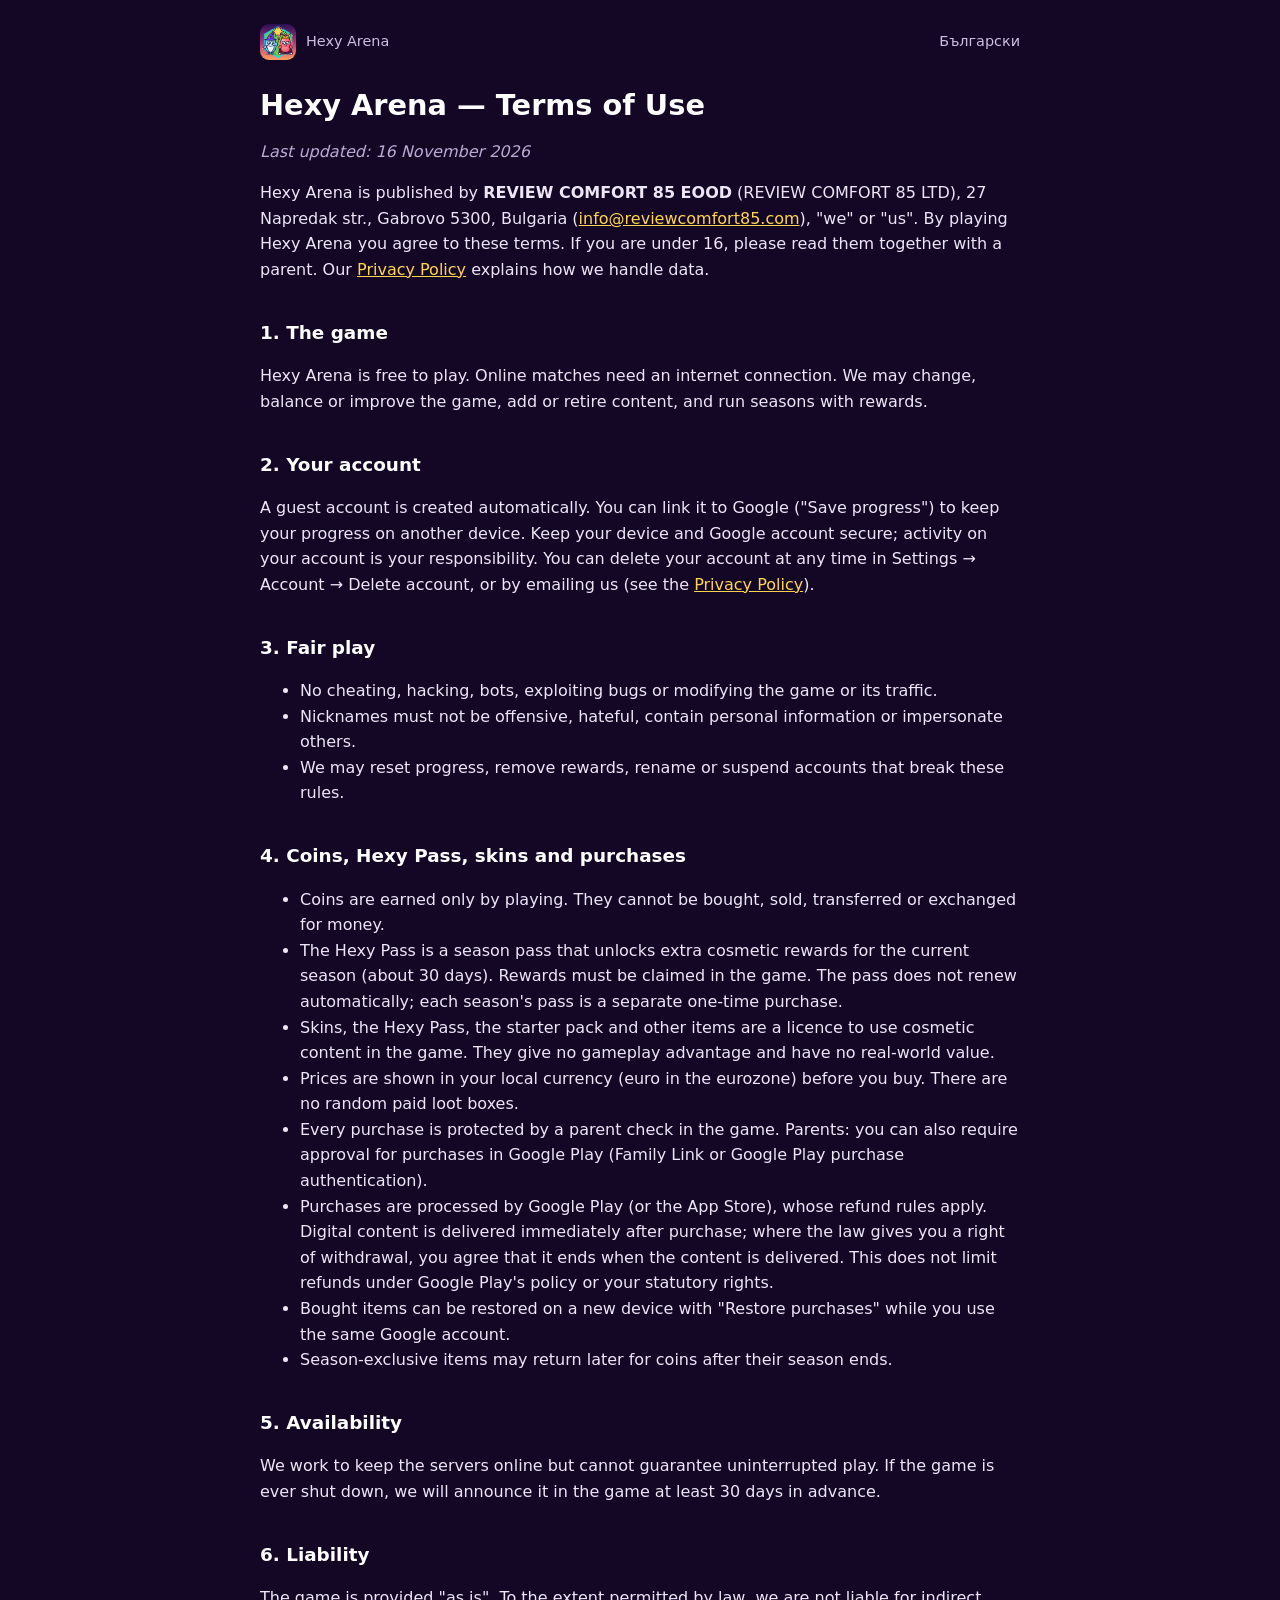
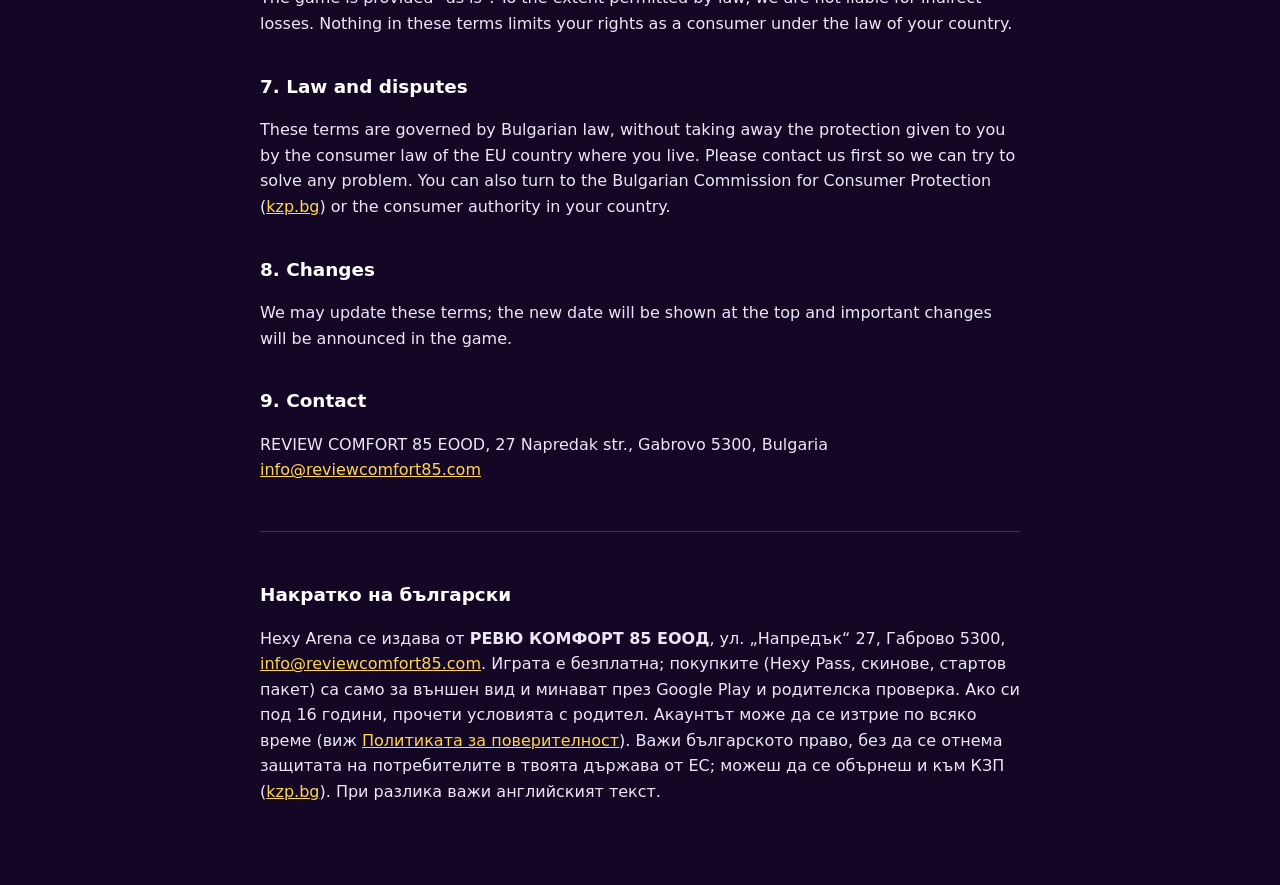
<file: hexy-arena/terms/index.html>
<!doctype html>
<html lang="en">
<head>
<meta charset="utf-8">
<meta name="viewport" content="width=device-width, initial-scale=1">
<title>Hexy Arena — Terms of Use</title>
<meta name="theme-color" content="#140726">
<link rel="icon" href="../icon.png">
<style>
  html { background: #140726; color-scheme: dark; }
  body { font: 16px/1.6 system-ui, -apple-system, "Segoe UI", Roboto, sans-serif; max-width: 760px; margin: 0 auto; padding: 24px 18px 64px; background: #140726; color: #ece6f7; }
  a { color: #ffd54f; }
  .top { display: flex; justify-content: space-between; align-items: center; margin-bottom: 28px; font-size: .9rem; }
  .top a { color: #cbbfe2; text-decoration: none; }
  .top img { width: 36px; height: 36px; border-radius: 9px; vertical-align: middle; margin-right: 10px; }
  h1 { font-size: 1.8rem; line-height: 1.2; margin: 0 0 6px; color: #fff; }
  h2 { font-size: 1.15rem; margin-top: 2.2rem; color: #fff; }
  .meta { color: #b9acd3; }
  hr { margin: 3rem 0; border: 0; border-top: 1px solid #3d2a5e; }
</style>
</head>
<body>
<!--email_off-->
<div class="top"><a href="../"><img src="../icon.png" alt="">Hexy Arena</a><a href="#bg">Български</a></div>
<h1>Hexy Arena — Terms of Use</h1>
<p class="meta"><em>Last updated: 16 November 2026</em></p>
<p>Hexy Arena is published by <strong>REVIEW COMFORT 85 EOOD</strong> (REVIEW COMFORT 85 LTD), 27 Napredak str., Gabrovo 5300, Bulgaria (<a href="mailto:info@reviewcomfort85.com">info@reviewcomfort85.com</a>), "we" or "us". By playing Hexy Arena you agree to these terms. If you are under 16, please read them together with a parent. Our <a href="../privacy/">Privacy Policy</a> explains how we handle data.</p>

<h2>1. The game</h2>
<p>Hexy Arena is free to play. Online matches need an internet connection. We may change, balance or improve the game, add or retire content, and run seasons with rewards.</p>

<h2>2. Your account</h2>
<p>A guest account is created automatically. You can link it to Google ("Save progress") to keep your progress on another device. Keep your device and Google account secure; activity on your account is your responsibility. You can delete your account at any time in Settings → Account → Delete account, or by emailing us (see the <a href="../privacy/#delete">Privacy Policy</a>).</p>

<h2>3. Fair play</h2>
<ul>
<li>No cheating, hacking, bots, exploiting bugs or modifying the game or its traffic.</li>
<li>Nicknames must not be offensive, hateful, contain personal information or impersonate others.</li>
<li>We may reset progress, remove rewards, rename or suspend accounts that break these rules.</li>
</ul>

<h2>4. Coins, Hexy Pass, skins and purchases</h2>
<ul>
<li>Coins are earned only by playing. They cannot be bought, sold, transferred or exchanged for money.</li>
<li>The Hexy Pass is a season pass that unlocks extra cosmetic rewards for the current season (about 30 days). Rewards must be claimed in the game. The pass does not renew automatically; each season's pass is a separate one-time purchase.</li>
<li>Skins, the Hexy Pass, the starter pack and other items are a licence to use cosmetic content in the game. They give no gameplay advantage and have no real-world value.</li>
<li>Prices are shown in your local currency (euro in the eurozone) before you buy. There are no random paid loot boxes.</li>
<li>Every purchase is protected by a parent check in the game. Parents: you can also require approval for purchases in Google Play (Family Link or Google Play purchase authentication).</li>
<li>Purchases are processed by Google Play (or the App Store), whose refund rules apply. Digital content is delivered immediately after purchase; where the law gives you a right of withdrawal, you agree that it ends when the content is delivered. This does not limit refunds under Google Play's policy or your statutory rights.</li>
<li>Bought items can be restored on a new device with "Restore purchases" while you use the same Google account.</li>
<li>Season-exclusive items may return later for coins after their season ends.</li>
</ul>

<h2>5. Availability</h2>
<p>We work to keep the servers online but cannot guarantee uninterrupted play. If the game is ever shut down, we will announce it in the game at least 30 days in advance.</p>

<h2>6. Liability</h2>
<p>The game is provided "as is". To the extent permitted by law, we are not liable for indirect losses. Nothing in these terms limits your rights as a consumer under the law of your country.</p>

<h2>7. Law and disputes</h2>
<p>These terms are governed by Bulgarian law, without taking away the protection given to you by the consumer law of the EU country where you live. Please contact us first so we can try to solve any problem. You can also turn to the Bulgarian Commission for Consumer Protection (<a href="https://kzp.bg">kzp.bg</a>) or the consumer authority in your country.</p>

<h2>8. Changes</h2>
<p>We may update these terms; the new date will be shown at the top and important changes will be announced in the game.</p>

<h2>9. Contact</h2>
<p>REVIEW COMFORT 85 EOOD, 27 Napredak str., Gabrovo 5300, Bulgaria<br>
<a href="mailto:info@reviewcomfort85.com">info@reviewcomfort85.com</a></p>

<hr>
<h2 id="bg">Накратко на български</h2>
<p>Hexy Arena се издава от <strong>РЕВЮ КОМФОРТ 85 ЕООД</strong>, ул. „Напредък“ 27, Габрово 5300, <a href="mailto:info@reviewcomfort85.com">info@reviewcomfort85.com</a>. Играта е безплатна; покупките (Hexy Pass, скинове, стартов пакет) са само за външен вид и минават през Google Play и родителска проверка. Ако си под 16 години, прочети условията с родител. Акаунтът може да се изтрие по всяко време (виж <a href="../privacy/#delete">Политиката за поверителност</a>). Важи българското право, без да се отнема защитата на потребителите в твоята държава от ЕС; можеш да се обърнеш и към КЗП (<a href="https://kzp.bg">kzp.bg</a>). При разлика важи английският текст.</p>
<!--/email_off-->
<!-- Cloudflare Web Analytics (cookieless) --><script defer src="https://static.cloudflareinsights.com/beacon.min.js" data-cf-beacon='{"token": "da25f4eb77614a69bbba2c67183ef016"}'></script>
</body>
</html>
</file>
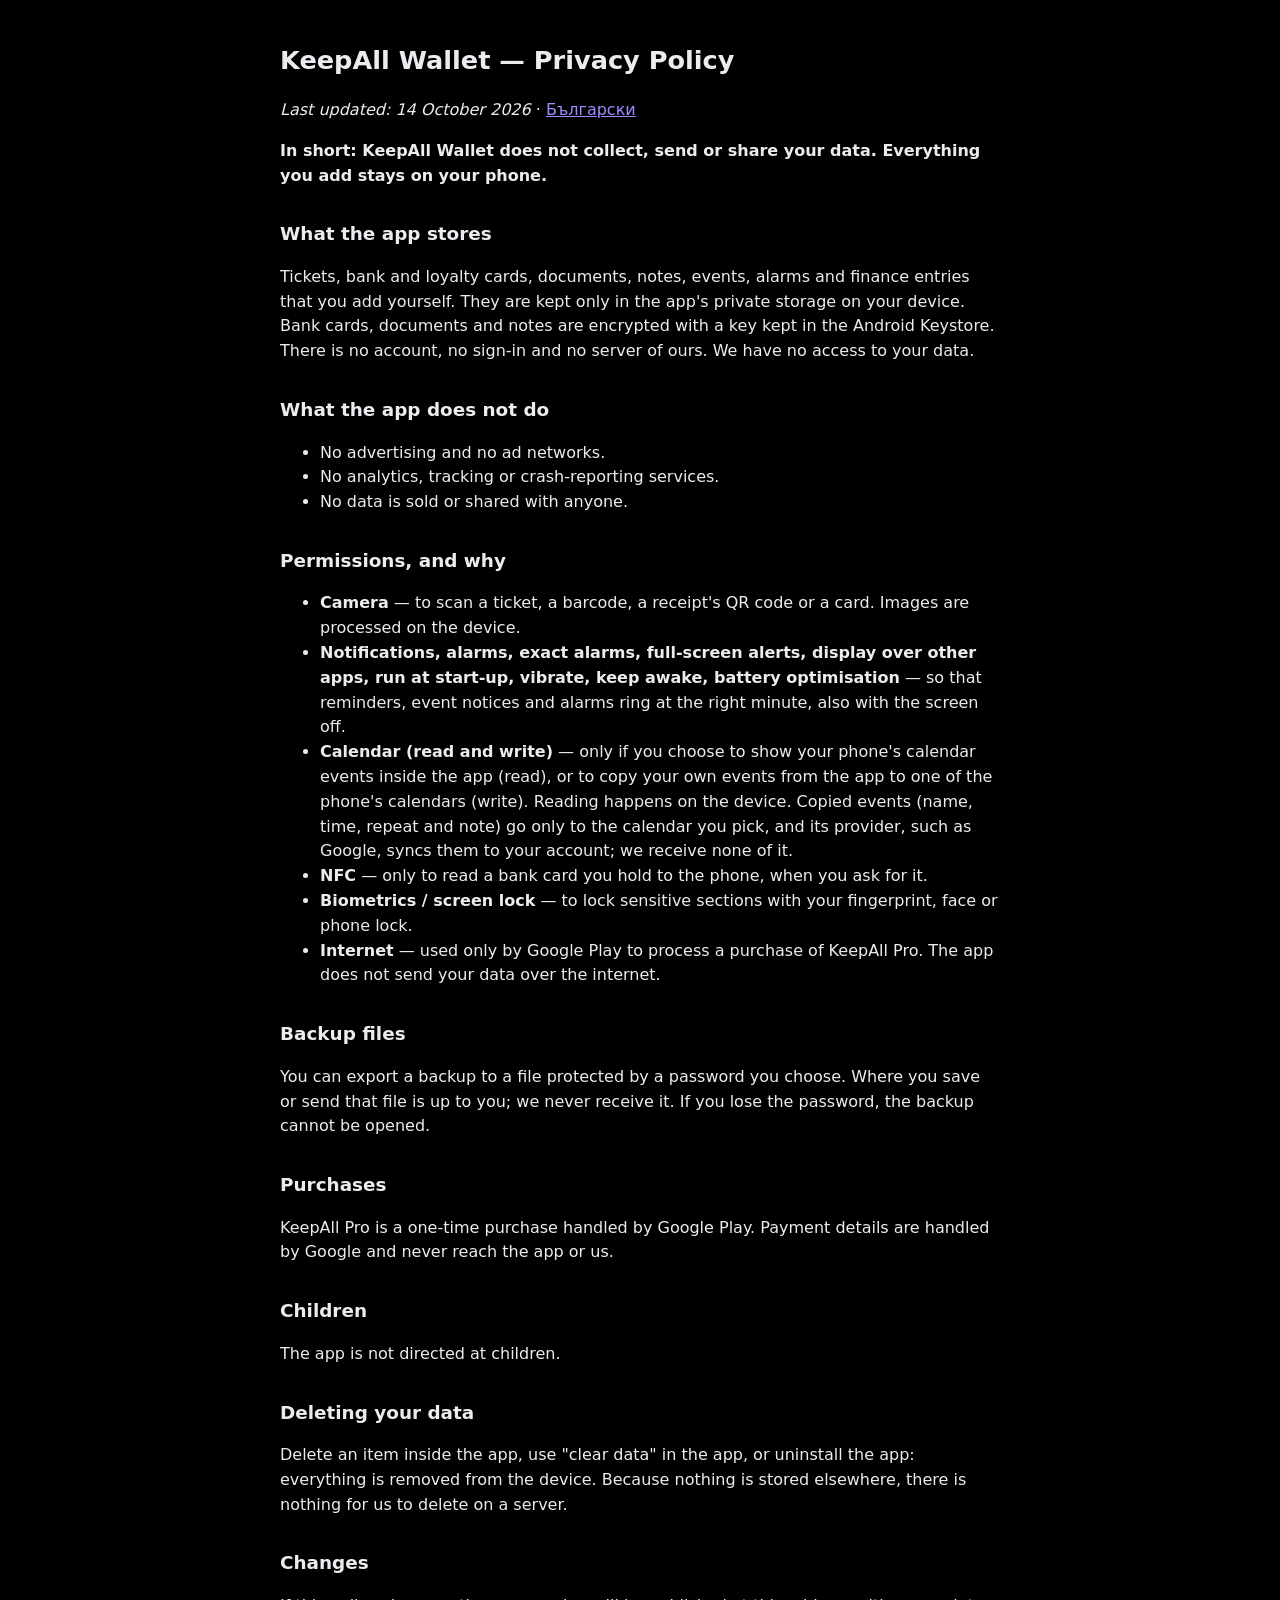
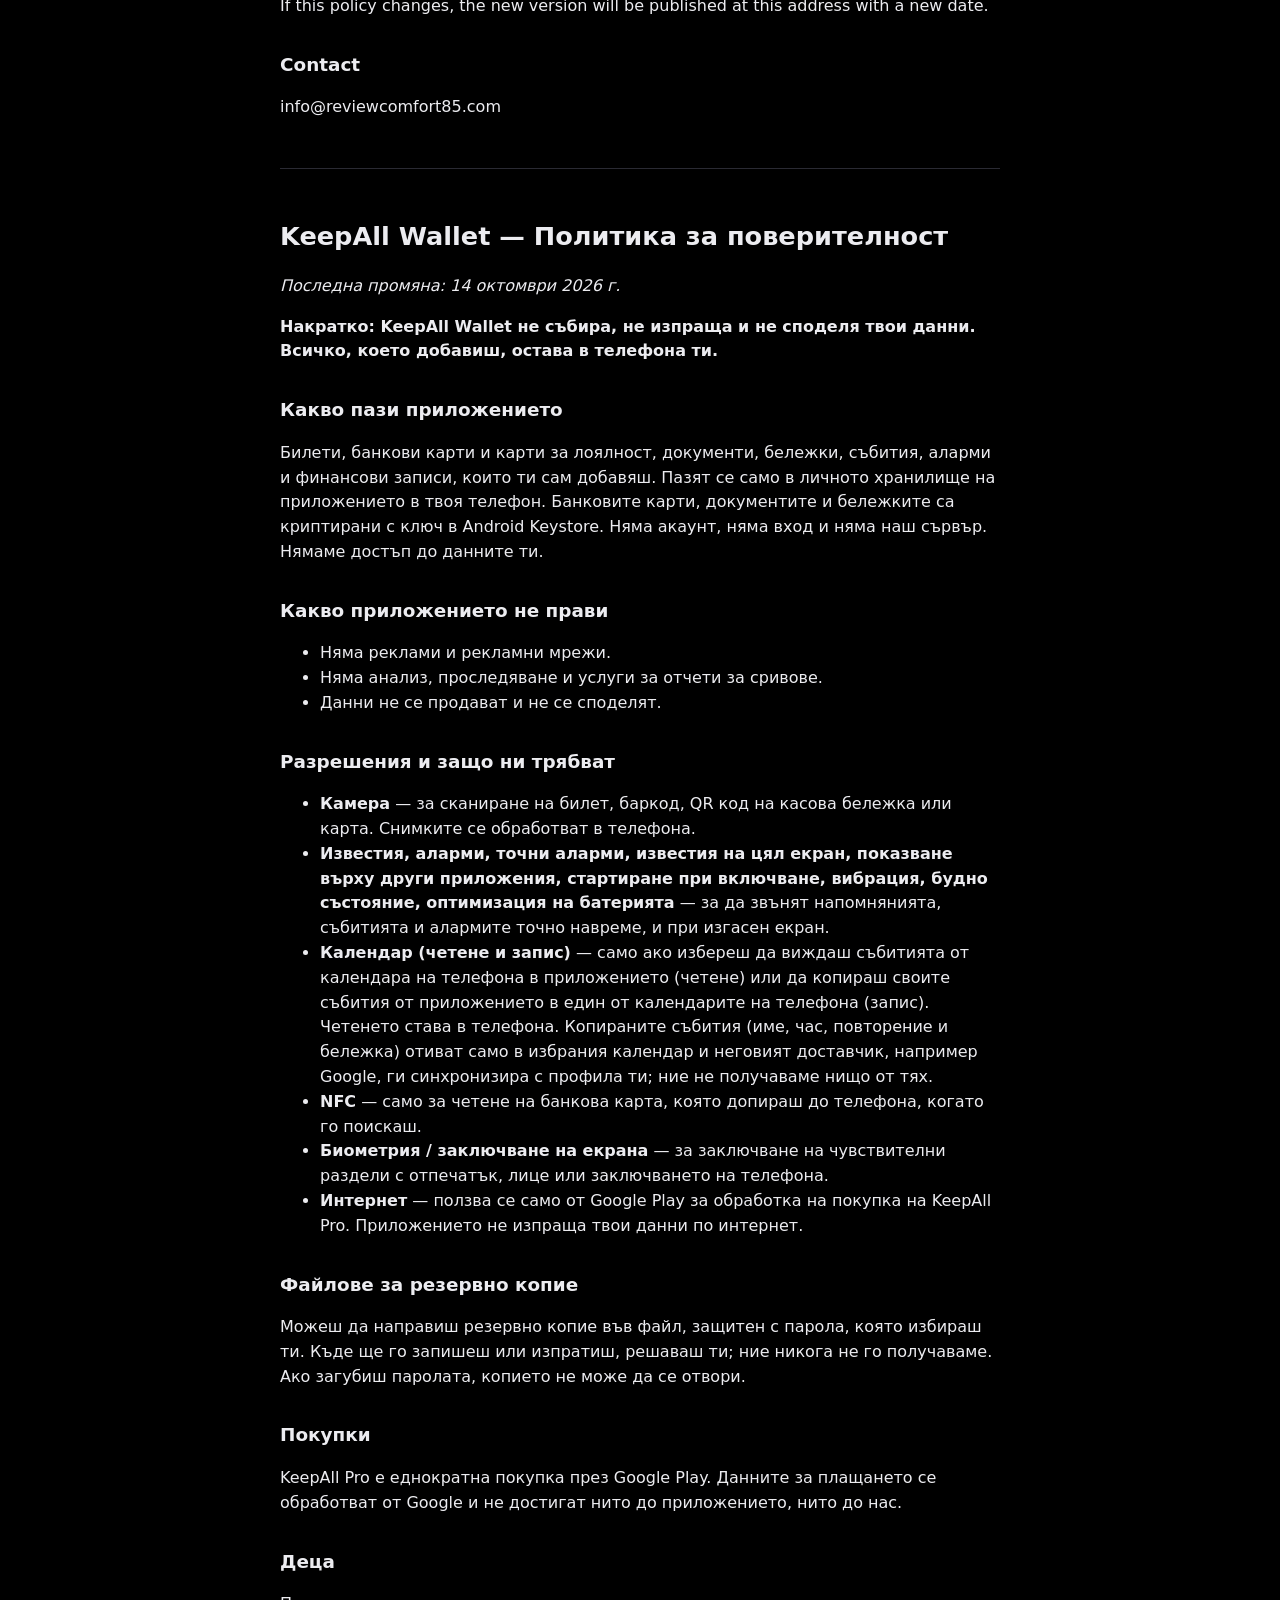
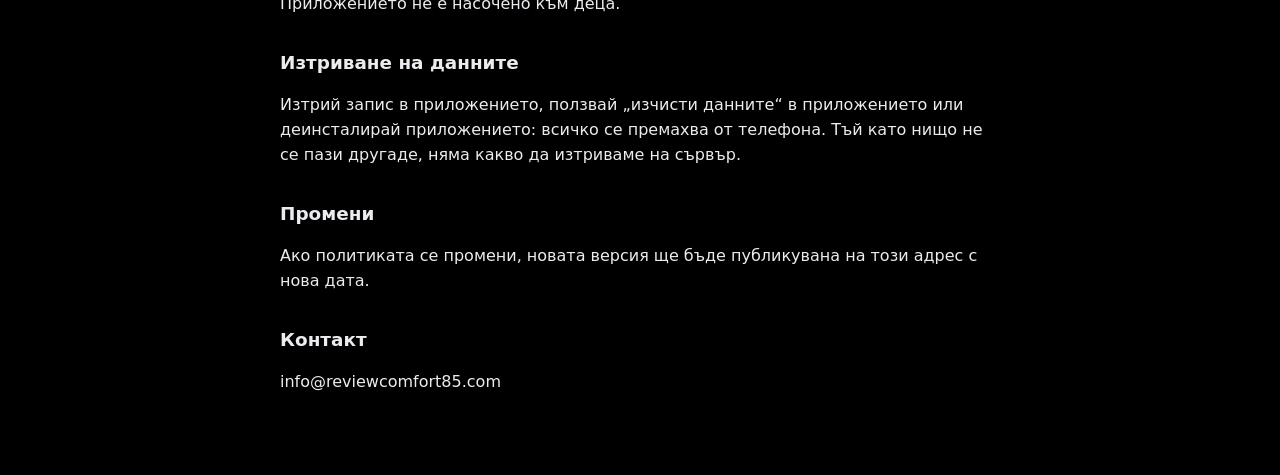
<file: keepall/privacy/index.html>
<!doctype html>
<html lang="en">
<head>
<meta charset="utf-8">
<meta name="viewport" content="width=device-width, initial-scale=1">
<title>KeepAll Wallet — Privacy Policy</title>
<style>
  html { background: #000; color-scheme: dark; }
  body { font: 16px/1.55 system-ui, sans-serif; max-width: 720px; margin: 0 auto; padding: 24px 16px 64px; background: #000; color: #ececf0; }
  a { color: #9a8fff; }
  h1 { font-size: 1.6rem; } h2 { font-size: 1.15rem; margin-top: 2rem; }
  hr { margin: 3rem 0; border: 0; border-top: 1px solid #2a2a33; }
</style>
</head>
<body>

<h1>KeepAll Wallet — Privacy Policy</h1>
<p><em>Last updated: 14 October 2026</em> · <a href="#bg">Български</a></p>

<p><strong>In short: KeepAll Wallet does not collect, send or share your data.
Everything you add stays on your phone.</strong></p>

<h2>What the app stores</h2>
<p>Tickets, bank and loyalty cards, documents, notes, events, alarms and
finance entries that you add yourself. They are kept only in the app's private
storage on your device. Bank cards, documents and notes are encrypted with a key
kept in the Android Keystore. There is no account, no sign-in and no server of
ours. We have no access to your data.</p>

<h2>What the app does not do</h2>
<ul>
  <li>No advertising and no ad networks.</li>
  <li>No analytics, tracking or crash-reporting services.</li>
  <li>No data is sold or shared with anyone.</li>
</ul>

<h2>Permissions, and why</h2>
<ul>
  <li><strong>Camera</strong> — to scan a ticket, a barcode, a receipt's QR code or a card. Images are processed on the device.</li>
  <li><strong>Notifications, alarms, exact alarms, full-screen alerts, display over other apps, run at start-up, vibrate, keep awake, battery optimisation</strong> — so that reminders, event notices and alarms ring at the right minute, also with the screen off.</li>
  <li><strong>Calendar (read and write)</strong> — only if you choose to show your phone's calendar events inside the app (read), or to copy your own events from the app to one of the phone's calendars (write). Reading happens on the device. Copied events (name, time, repeat and note) go only to the calendar you pick, and its provider, such as Google, syncs them to your account; we receive none of it.</li>
  <li><strong>NFC</strong> — only to read a bank card you hold to the phone, when you ask for it.</li>
  <li><strong>Biometrics / screen lock</strong> — to lock sensitive sections with your fingerprint, face or phone lock.</li>
  <li><strong>Internet</strong> — used only by Google Play to process a purchase of KeepAll Pro. The app does not send your data over the internet.</li>
</ul>

<h2>Backup files</h2>
<p>You can export a backup to a file protected by a password you choose. Where
you save or send that file is up to you; we never receive it. If you lose the
password, the backup cannot be opened.</p>

<h2>Purchases</h2>
<p>KeepAll Pro is a one-time purchase handled by Google Play. Payment details
are handled by Google and never reach the app or us.</p>

<h2>Children</h2>
<p>The app is not directed at children.</p>

<h2>Deleting your data</h2>
<p>Delete an item inside the app, use "clear data" in the app, or uninstall the
app: everything is removed from the device. Because nothing is stored elsewhere,
there is nothing for us to delete on a server.</p>

<h2>Changes</h2>
<p>If this policy changes, the new version will be published at this address
with a new date.</p>

<h2>Contact</h2>
<p>info@reviewcomfort85.com</p>

<hr id="bg">

<h1>KeepAll Wallet — Политика за поверителност</h1>
<p><em>Последна промяна: 14 октомври 2026 г.</em></p>

<p><strong>Накратко: KeepAll Wallet не събира, не изпраща и не споделя твои
данни. Всичко, което добавиш, остава в телефона ти.</strong></p>

<h2>Какво пази приложението</h2>
<p>Билети, банкови карти и карти за лоялност, документи, бележки, събития,
аларми и финансови записи, които ти сам добавяш. Пазят се само в личното
хранилище на приложението в твоя телефон. Банковите карти, документите и
бележките са криптирани с ключ в Android Keystore. Няма акаунт, няма вход и
няма наш сървър. Нямаме достъп до данните ти.</p>

<h2>Какво приложението не прави</h2>
<ul>
  <li>Няма реклами и рекламни мрежи.</li>
  <li>Няма анализ, проследяване и услуги за отчети за сривове.</li>
  <li>Данни не се продават и не се споделят.</li>
</ul>

<h2>Разрешения и защо ни трябват</h2>
<ul>
  <li><strong>Камера</strong> — за сканиране на билет, баркод, QR код на касова бележка или карта. Снимките се обработват в телефона.</li>
  <li><strong>Известия, аларми, точни аларми, известия на цял екран, показване върху други приложения, стартиране при включване, вибрация, будно състояние, оптимизация на батерията</strong> — за да звънят напомнянията, събитията и алармите точно навреме, и при изгасен екран.</li>
  <li><strong>Календар (четене и запис)</strong> — само ако избереш да виждаш събитията от календара на телефона в приложението (четене) или да копираш своите събития от приложението в един от календарите на телефона (запис). Четенето става в телефона. Копираните събития (име, час, повторение и бележка) отиват само в избрания календар и неговият доставчик, например Google, ги синхронизира с профила ти; ние не получаваме нищо от тях.</li>
  <li><strong>NFC</strong> — само за четене на банкова карта, която допираш до телефона, когато го поискаш.</li>
  <li><strong>Биометрия / заключване на екрана</strong> — за заключване на чувствителни раздели с отпечатък, лице или заключването на телефона.</li>
  <li><strong>Интернет</strong> — ползва се само от Google Play за обработка на покупка на KeepAll Pro. Приложението не изпраща твои данни по интернет.</li>
</ul>

<h2>Файлове за резервно копие</h2>
<p>Можеш да направиш резервно копие във файл, защитен с парола, която избираш
ти. Къде ще го запишеш или изпратиш, решаваш ти; ние никога не го получаваме.
Ако загубиш паролата, копието не може да се отвори.</p>

<h2>Покупки</h2>
<p>KeepAll Pro е еднократна покупка през Google Play. Данните за плащането се
обработват от Google и не достигат нито до приложението, нито до нас.</p>

<h2>Деца</h2>
<p>Приложението не е насочено към деца.</p>

<h2>Изтриване на данните</h2>
<p>Изтрий запис в приложението, ползвай „изчисти данните“ в приложението или
деинсталирай приложението: всичко се премахва от телефона. Тъй като нищо не се
пази другаде, няма какво да изтриваме на сървър.</p>

<h2>Промени</h2>
<p>Ако политиката се промени, новата версия ще бъде публикувана на този адрес с
нова дата.</p>

<h2>Контакт</h2>
<p>info@reviewcomfort85.com</p>

<!-- Cloudflare Web Analytics (cookieless) --><script defer src="https://static.cloudflareinsights.com/beacon.min.js" data-cf-beacon='{"token": "da25f4eb77614a69bbba2c67183ef016"}'></script>
</body>
</html>
</file>
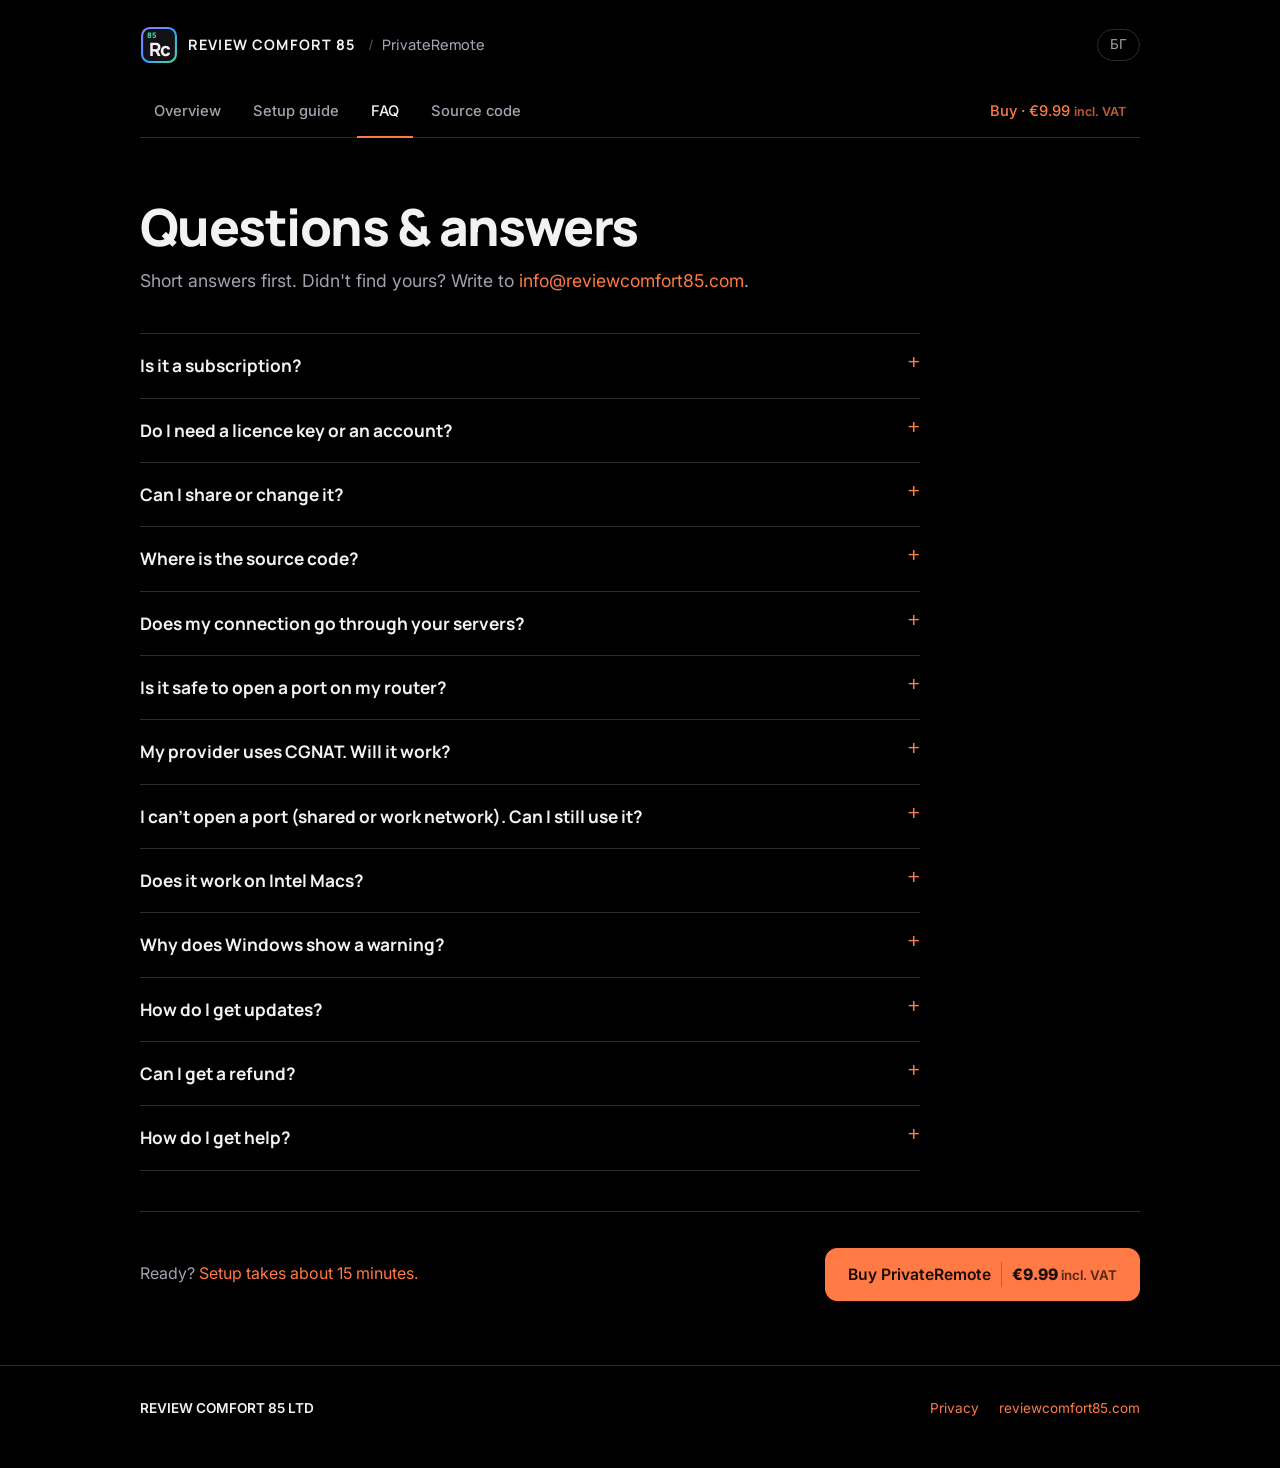
<file: privateremote/faq/index.html>
<!doctype html>
<html lang="en">
<head>
<meta charset="utf-8">
<meta name="viewport" content="width=device-width, initial-scale=1">
<title>FAQ - PrivateRemote remote desktop - REVIEW COMFORT 85</title>
<meta name="description" content="PrivateRemote FAQ: no subscription or licence key, source code (AGPL-3.0), no servers or telemetry, port forwarding safety, CGNAT, Intel Macs, the Windows SmartScreen warning, updates, 14-day refunds and support.">
<meta name="theme-color" content="#000000">
<link rel="canonical" href="https://reviewcomfort85.com/privateremote/faq/">
<meta property="og:type" content="website">
<meta property="og:site_name" content="REVIEW COMFORT 85">
<meta property="og:title" content="PrivateRemote - questions and answers">
<meta property="og:description" content="Short answers about PrivateRemote: price, servers, security, CGNAT, Mac and Windows, refunds.">
<meta property="og:url" content="https://reviewcomfort85.com/privateremote/faq/">
<meta property="og:image" content="https://reviewcomfort85.com/privateremote/shots/01-main.png">
<meta property="og:image:alt" content="PrivateRemote main window">
<meta property="og:locale" content="en_US">
<meta property="og:locale:alternate" content="bg_BG">
<meta name="twitter:card" content="summary_large_image">
<script type="application/ld+json">
{
 "@context": "https://schema.org",
 "@type": "FAQPage",
 "url": "https://reviewcomfort85.com/privateremote/faq/",
 "mainEntity": [
  {
   "@type": "Question",
   "name": "Is it a subscription?",
   "acceptedAnswer": {
    "@type": "Answer",
    "text": "No. You pay once and keep the version you bought for good."
   }
  },
  {
   "@type": "Question",
   "name": "Do I need a licence key or an account?",
   "acceptedAnswer": {
    "@type": "Answer",
    "text": "No. No keys, no activation, no sign‑in. Install it and it works, on as many of your computers as you like."
   }
  },
  {
   "@type": "Question",
   "name": "Can I share or change it?",
   "acceptedAnswer": {
    "@type": "Answer",
    "text": "Yes. PrivateRemote is licensed under the GNU AGPL‑3.0. You may study, change and share it, as long as you follow that licence (for example, if you share a changed version, you share its source too under the same licence)."
   }
  },
  {
   "@type": "Question",
   "name": "Where is the source code?",
   "acceptedAnswer": {
    "@type": "Answer",
    "text": "On the same Gumroad page as the installers, as PrivateRemote-1.0.0-source.zip, free with your purchase. You can also ask for it at info@reviewcomfort85.com. More on the product page."
   }
  },
  {
   "@type": "Question",
   "name": "Does my connection go through your servers?",
   "acceptedAnswer": {
    "@type": "Answer",
    "text": "No. We don't run any servers for it. Your computers connect straight to each other. The app doesn't check for updates or send usage data either."
   }
  },
  {
   "@type": "Question",
   "name": "Is it safe to open a port on my router?",
   "acceptedAnswer": {
    "@type": "Answer",
    "text": "The connection is encrypted, and the open port leads only to PrivateRemote. What protects you is the password, so: use a long password (12+ characters) that you don't use anywhere else; don't share it, and change it if you think someone saw it; if you won't need remote access for a while, you can turn the port forward off."
   }
  },
  {
   "@type": "Question",
   "name": "My provider uses CGNAT. Will it work?",
   "acceptedAnswer": {
    "@type": "Answer",
    "text": "Not over the internet, because nothing from outside can reach your router. Ask your provider for a public IP (often free or cheap). Inside your home network it works as normal. How to check for CGNAT."
   }
  },
  {
   "@type": "Question",
   "name": "I can't open a port (shared or work network). Can I still use it?",
   "acceptedAnswer": {
    "@type": "Answer",
    "text": "You need an open port only where the computer you connect to is. The computer you connect from (for example your laptop at the office) needs nothing special. If you can't open a port at the target either, PrivateRemote will only work inside that local network, or over your own VPN to it."
   }
  },
  {
   "@type": "Question",
   "name": "Does it work on Intel Macs?",
   "acceptedAnswer": {
    "@type": "Answer",
    "text": "No. PrivateRemote for Mac needs macOS 12.3 Monterey or later and runs only on Macs with Apple Silicon (M1 or newer). Intel Macs are not supported."
   }
  },
  {
   "@type": "Question",
   "name": "Why does Windows show a warning?",
   "acceptedAnswer": {
    "@type": "Answer",
    "text": "The Windows installer doesn't carry a publisher signature, so on first launch Windows may show a blue “Windows protected your PC” screen with “Unknown publisher”. It doesn't mean anything is wrong with the file. Click More info, then Run anyway; you'll see it only once. The full source code is included with your purchase, so you can check what the program does. Step by step in the setup guide."
   }
  },
  {
   "@type": "Question",
   "name": "How do I get updates?",
   "acceptedAnswer": {
    "@type": "Answer",
    "text": "The app doesn't update itself (it doesn't contact any server). New versions are added to the same Gumroad page, and Gumroad emails you when there's one. Download it from your Gumroad library and install it over the old one; your settings stay."
   }
  },
  {
   "@type": "Question",
   "name": "Can I get a refund?",
   "acceptedAnswer": {
    "@type": "Answer",
    "text": "Yes. Write to info@reviewcomfort85.com within 14 days of buying and we'll refund you in full through Gumroad, VAT included. No questions asked, even after you've downloaded it. Still, please read the setup guide and check for CGNAT before you buy."
   }
  },
  {
   "@type": "Question",
   "name": "How do I get help?",
   "acceptedAnswer": {
    "@type": "Answer",
    "text": "Email info@reviewcomfort85.com in English or Bulgarian. Tell us which systems you use, what you tried and what you see (a screenshot helps). We usually reply within one or two working days."
   }
  }
 ]
}
</script>
<script type="application/ld+json">
{
 "@context": "https://schema.org",
 "@type": "BreadcrumbList",
 "itemListElement": [
  {
   "@type": "ListItem",
   "position": 1,
   "name": "REVIEW COMFORT 85",
   "item": "https://reviewcomfort85.com/"
  },
  {
   "@type": "ListItem",
   "position": 2,
   "name": "PrivateRemote",
   "item": "https://reviewcomfort85.com/privateremote/"
  },
  {
   "@type": "ListItem",
   "position": 3,
   "name": "FAQ",
   "item": "https://reviewcomfort85.com/privateremote/faq/"
  }
 ]
}
</script>
<link rel="icon" href="../../favicon.svg">
<link rel="preconnect" href="https://fonts.googleapis.com">
<link rel="preconnect" href="https://fonts.gstatic.com" crossorigin>
<link href="https://fonts.googleapis.com/css2?family=Inter:wght@400;500;600&family=Manrope:wght@600;700;800&display=swap" rel="stylesheet">
<link rel="stylesheet" href="../../site.css">
<link rel="stylesheet" href="../pr.css?v=20261121b">
<script src="../../lang.js"></script>
<script src="../pr.js?v=20261120b" defer></script>
</head>
<body>
<div class="wrap">

<nav>
  <a class="brand" href="../../"><svg class="mark" viewBox="0 0 64 64" role="img" aria-label="Rc 85"><defs><linearGradient id="rcg" x1="0" y1="0" x2="1" y2="1"><stop offset="0" stop-color="#8f7dff"/><stop offset=".55" stop-color="#3aa0ff"/><stop offset="1" stop-color="#3fe0a0"/></linearGradient></defs><rect x="3.500" y="3.500" width="57" height="57" rx="13" fill="#111116" stroke="url(#rcg)" stroke-width="3.500"/><text x="11" y="21" font-family="Manrope, Inter, sans-serif" font-weight="800" font-size="13" fill="#3fe0a0">85</text><text x="33" y="50" font-family="Manrope, Inter, sans-serif" font-weight="800" font-size="31" letter-spacing="-1.500" text-anchor="middle" fill="#f2f2f5">Rc</text></svg>REVIEW COMFORT 85<span class="crumb">PrivateRemote</span></a>
  <button class="lang" type="button"><span class="en">БГ</span><span class="bg">EN</span></button>
</nav>

<div class="tabs">
  <a href="../"><span class="en">Overview</span><span class="bg">Общо</span></a>
  <a href="../setup/"><span class="en">Setup guide</span><span class="bg">Настройка</span></a>
  <a href="./" aria-current="page">FAQ</a>
  <a href="../#source"><span class="en">Source code</span><span class="bg">Сорс код</span></a>
  <a class="buy-mini" data-buy><span class="en">Buy</span><span class="bg">Купи</span> · <span data-price>€9.99 incl. VAT</span></a>
</div>

<header class="page-title">
  <h1><span class="en">Questions &amp; answers</span><span class="bg">Въпроси и отговори</span></h1>
  <p><span class="en">Short answers first. Didn't find yours? Write to</span><span class="bg">Първо кратките отговори. Не намираш своя? Пиши на</span> <a href="mailto:info@reviewcomfort85.com">info@reviewcomfort85.com</a>.</p>
</header>

<div class="faq">

<details id="subscription">
  <summary><span class="en">Is it a subscription?</span><span class="bg">Абонамент ли е?</span></summary>
  <div class="a">
    <p class="en"><span class="no">NO</span>You pay once and keep the version you bought for good.</p>
    <p class="bg"><span class="no">НЕ</span>Плащаш веднъж и купената версия остава твоя завинаги.</p>
  </div>
</details>

<details id="keys">
  <summary><span class="en">Do I need a licence key or an account?</span><span class="bg">Трябва ли лицензен ключ или акаунт?</span></summary>
  <div class="a">
    <p class="en"><span class="no">NO</span>No keys, no activation, no sign‑in. Install it and it works, on as many of your computers as you like.</p>
    <p class="bg"><span class="no">НЕ</span>Без ключове, без активиране, без вход. Инсталираш го и работи, на колкото искаш твои компютри.</p>
  </div>
</details>

<details id="share">
  <summary><span class="en">Can I share or change it?</span><span class="bg">Мога ли да го споделям или променям?</span></summary>
  <div class="a">
    <p class="en"><span class="yes">YES</span>PrivateRemote is licensed under the GNU AGPL‑3.0. You may study, change and share it, as long as you follow that licence (for example, if you share a changed version, you share its source too under the same licence).</p>
    <p class="bg"><span class="yes">ДА</span>PrivateRemote е под лиценза GNU AGPL‑3.0. Можеш да го разглеждаш, променяш и споделяш, стига да спазваш лиценза (например ако споделиш променена версия, споделяш и нейния сорс под същия лиценз).</p>
  </div>
</details>

<details id="source">
  <summary><span class="en">Where is the source code?</span><span class="bg">Къде е сорс кодът?</span></summary>
  <div class="a">
    <p class="en">On the same Gumroad page as the installers, as <code>PrivateRemote-1.0.0-source.zip</code>, free with your purchase. You can also ask for it at <a href="mailto:info@reviewcomfort85.com">info@reviewcomfort85.com</a>. More on the <a href="../#source">product page</a>.</p>
    <p class="bg">На същата Gumroad страница като инсталаторите, като <code>PrivateRemote-1.0.0-source.zip</code>, безплатно с покупката. Можеш да го поискаш и на <a href="mailto:info@reviewcomfort85.com">info@reviewcomfort85.com</a>. Повече на <a href="../#source">страницата на продукта</a>.</p>
  </div>
</details>

<details id="servers">
  <summary><span class="en">Does my connection go through your servers?</span><span class="bg">Минава ли връзката ми през ваши сървъри?</span></summary>
  <div class="a">
    <p class="en"><span class="no">NO</span>We don't run any servers for it. Your computers connect straight to each other. The app doesn't check for updates or send usage data either.</p>
    <p class="bg"><span class="no">НЕ</span>Нямаме никакви сървъри за него. Компютрите ти се свързват директно един с друг. Приложението не проверява за обновления и не праща данни за ползване.</p>
  </div>
</details>

<details id="security">
  <summary><span class="en">Is it safe to open a port on my router?</span><span class="bg">Безопасно ли е да отворя порт на рутера?</span></summary>
  <div class="a">
    <p class="en">The connection is encrypted, and the open port leads only to PrivateRemote. What protects you is the password, so:</p>
    <p class="bg">Връзката е криптирана, а отвореният порт води само до PrivateRemote. Това, което те пази, е паролата, затова:</p>
    <ul class="en"><li>use a long password (12+ characters) that you don't use anywhere else;</li><li>don't share it, and change it if you think someone saw it;</li><li>if you won't need remote access for a while, you can turn the port forward off.</li></ul>
    <ul class="bg"><li>ползвай дълга парола (12+ знака), която не ползваш никъде другаде;</li><li>не я споделяй и я смени, ако мислиш, че някой я е видял;</li><li>ако известно време няма да ти трябва отдалечен достъп, можеш да изключиш пренасочването на порта.</li></ul>
  </div>
</details>

<details id="cgnat">
  <summary><span class="en">My provider uses CGNAT. Will it work?</span><span class="bg">Доставчикът ми ползва CGNAT. Ще работи ли?</span></summary>
  <div class="a">
    <p class="en">Not over the internet, because nothing from outside can reach your router. Ask your provider for a public IP (often free or cheap). Inside your home network it works as normal. <a href="../setup/#cgnat">How to check for CGNAT</a>.</p>
    <p class="bg">Не и през интернет, защото нищо отвън не може да стигне до рутера ти. Поискай публично IP от доставчика си (често е безплатно или евтино). В домашната мрежа работи нормално. <a href="../setup/#cgnat">Как да провериш за CGNAT</a>.</p>
  </div>
</details>

<details id="no-port">
  <summary><span class="en">I can't open a port (shared or work network). Can I still use it?</span><span class="bg">Не мога да отворя порт (обща или служебна мрежа). Може ли пак?</span></summary>
  <div class="a">
    <p class="en">You need an open port only where the computer you <b>connect to</b> is. The computer you connect <b>from</b> (for example your laptop at the office) needs nothing special. If you can't open a port at the target either, PrivateRemote will only work inside that local network, or over your own VPN to it.</p>
    <p class="bg">Отворен порт трябва само там, където е компютърът, <b>към който</b> се свързваш. Компютърът, <b>от който</b> се свързваш (например лаптопът в офиса), не иска нищо специално. Ако и при целевия компютър не можеш да отвориш порт, PrivateRemote ще работи само в тази локална мрежа или през твой собствен VPN до нея.</p>
  </div>
</details>

<details id="intel">
  <summary><span class="en">Does it work on Intel Macs?</span><span class="bg">Работи ли на Mac с Intel?</span></summary>
  <div class="a">
    <p class="en"><span class="no">NO</span>PrivateRemote for Mac needs macOS 12.3 Monterey or later and runs only on Macs with Apple Silicon (M1 or newer). Intel Macs are not supported.</p>
    <p class="bg"><span class="no">НЕ</span>PrivateRemote за Mac иска macOS 12.3 Monterey или по-нова и работи само на Mac с Apple Silicon (M1 или по-нов). Intel Mac не се поддържа.</p>
  </div>
</details>

<details id="windows-warning">
  <summary><span class="en">Why does Windows show a warning?</span><span class="bg">Защо Windows показва предупреждение?</span></summary>
  <div class="a">
    <p class="en">The Windows installer doesn't carry a publisher signature, so on first launch Windows may show a blue “Windows protected your PC” screen with “Unknown publisher”. It doesn't mean anything is wrong with the file. Click <b>More info</b>, then <b>Run anyway</b>; you'll see it only once. The full source code is included with your purchase, so you can check what the program does. Step by step in the <a href="../setup/#windows-first-run">setup guide</a>.</p>
    <p class="bg">Инсталаторът за Windows няма подпис на издател, затова при първо стартиране Windows може да покаже син екран „Windows protected your PC“ с „Unknown publisher“. Това не значи, че нещо с файла не е наред. Натисни <b>More info</b>, после <b>Run anyway</b>; ще го видиш само веднъж. Целият сорс код е включен в покупката, така че можеш да провериш какво прави програмата. Стъпка по стъпка в <a href="../setup/#windows-first-run">ръководството за настройка</a>.</p>
  </div>
</details>

<details id="updates">
  <summary><span class="en">How do I get updates?</span><span class="bg">Как получавам обновления?</span></summary>
  <div class="a">
    <p class="en">The app doesn't update itself (it doesn't contact any server). New versions are added to the same Gumroad page, and Gumroad emails you when there's one. Download it from your Gumroad library and install it over the old one; your settings stay.</p>
    <p class="bg">Приложението не се обновява само (не се свързва с никакъв сървър). Новите версии се качват на същата Gumroad страница и Gumroad ти праща имейл, когато има такава. Свали я от библиотеката си в Gumroad и я инсталирай върху старата; настройките ти остават.</p>
  </div>
</details>

<details id="refund">
  <summary><span class="en">Can I get a refund?</span><span class="bg">Мога ли да си върна парите?</span></summary>
  <div class="a">
    <p class="en">Yes. Write to <a href="mailto:info@reviewcomfort85.com">info@reviewcomfort85.com</a> within 14 days of buying and we'll refund you in full through Gumroad, VAT included. No questions asked, even after you've downloaded it. Still, please read the <a href="../setup/">setup guide</a> and check for <a href="../setup/#cgnat">CGNAT</a> before you buy.</p>
    <p class="bg">Да. Пиши на <a href="mailto:info@reviewcomfort85.com">info@reviewcomfort85.com</a> до 14 дни след покупката и ще ти върнем цялата сума през Gumroad, заедно с ДДС. Без въпроси, дори след като си го свалил. Все пак прочети <a href="../setup/">ръководството</a> и провери за <a href="../setup/#cgnat">CGNAT</a>, преди да купиш.</p>
  </div>
</details>

<details id="support">
  <summary><span class="en">How do I get help?</span><span class="bg">Как да получа помощ?</span></summary>
  <div class="a">
    <p class="en">Email <a href="mailto:info@reviewcomfort85.com">info@reviewcomfort85.com</a> in English or Bulgarian. Tell us which systems you use, what you tried and what you see (a screenshot helps). We usually reply within one or two working days.</p>
    <p class="bg">Пиши на <a href="mailto:info@reviewcomfort85.com">info@reviewcomfort85.com</a> на български или английски. Кажи кои системи ползваш, какво си опитал и какво виждаш (снимка на екрана помага). Обикновено отговаряме до един‑два работни дни.</p>
  </div>
</details>

</div>

<div class="end">
  <p><span class="en">Ready?</span><span class="bg">Готов си?</span> <a href="../setup/"><span class="en">Setup takes about 15 minutes.</span><span class="bg">Настройката отнема около 15 минути.</span></a></p>
  <a class="btn buy" data-buy><span class="en">Buy PrivateRemote</span><span class="bg">Купи PrivateRemote</span><span class="p" data-price>€9.99 incl. VAT</span></a>
</div>

</div>
<footer>
  <div class="wrap cols">
    <span><strong>REVIEW COMFORT 85 LTD</strong></span>
    <span class="flinks"><a href="../privacy/"><span class="en">Privacy</span><span class="bg">Поверителност</span></a><a href="../../">reviewcomfort85.com</a></span>
  </div>
</footer>
<!-- Cloudflare Web Analytics (cookieless) --><script defer src="https://static.cloudflareinsights.com/beacon.min.js" data-cf-beacon='{"token": "da25f4eb77614a69bbba2c67183ef016"}'></script>
</body>
</html>
</file>
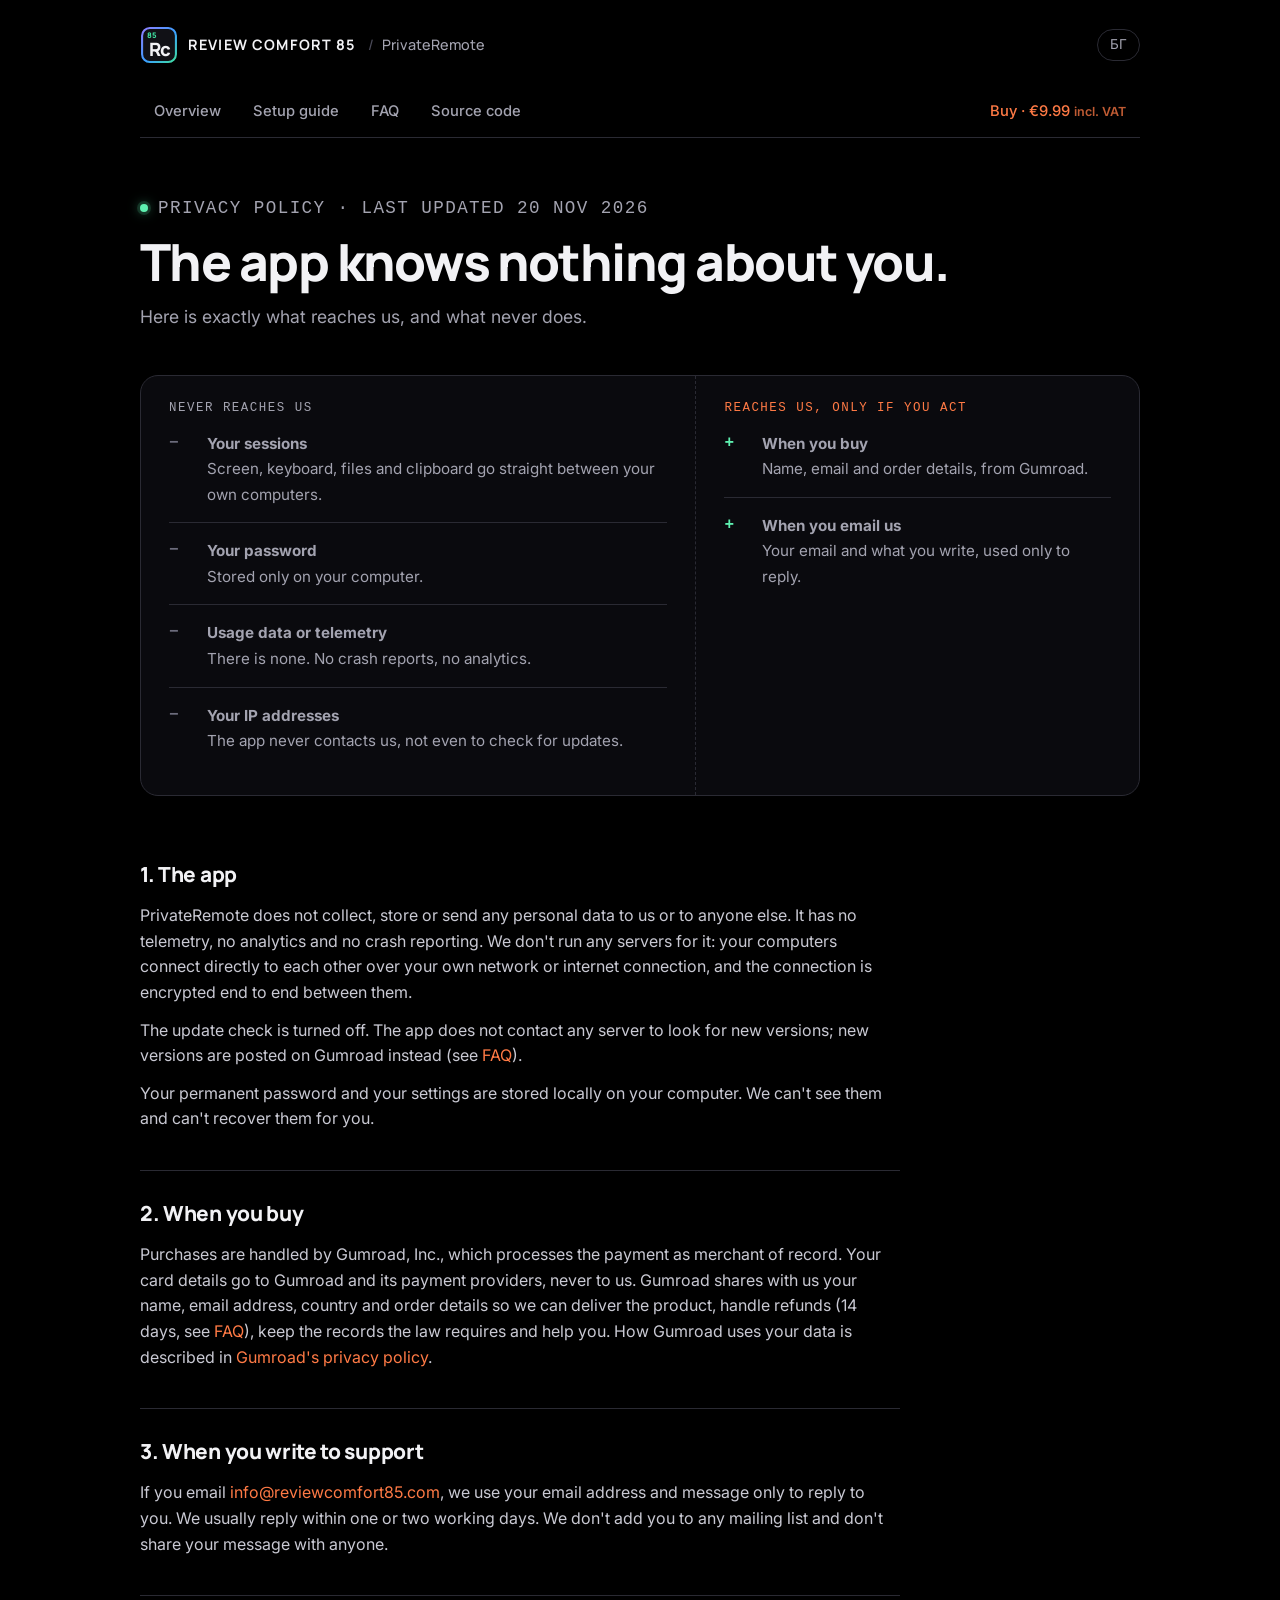
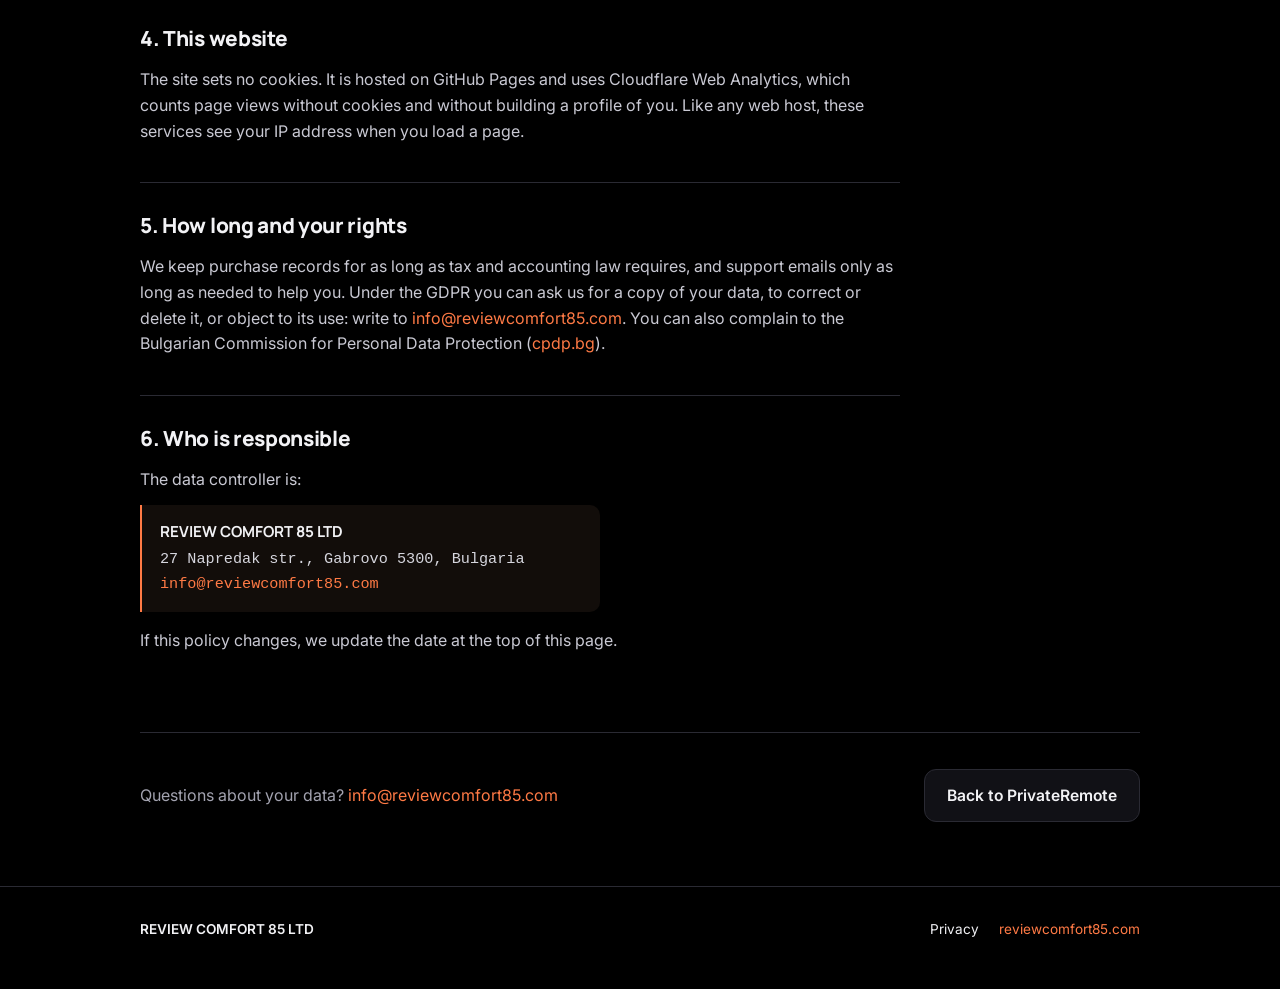
<file: privateremote/privacy/index.html>
<!doctype html>
<html lang="en">
<head>
<meta charset="utf-8">
<meta name="viewport" content="width=device-width, initial-scale=1">
<title>Privacy — PrivateRemote — REVIEW COMFORT 85</title>
<meta name="description" content="PrivateRemote privacy policy: the app collects no data, has no telemetry and uses no servers of ours. Purchases are handled by Gumroad.">
<meta name="theme-color" content="#000000">
<link rel="canonical" href="https://reviewcomfort85.com/privateremote/privacy/">
<link rel="icon" href="../../favicon.svg">
<link rel="preconnect" href="https://fonts.googleapis.com">
<link rel="preconnect" href="https://fonts.gstatic.com" crossorigin>
<link href="https://fonts.googleapis.com/css2?family=Inter:wght@400;500;600&family=Manrope:wght@600;700;800&display=swap" rel="stylesheet">
<link rel="stylesheet" href="../../site.css">
<link rel="stylesheet" href="../pr.css?v=20261121b">
<script src="../../lang.js"></script>
<script src="../pr.js?v=20261120b" defer></script>
</head>
<body>
<div class="wrap">

<nav>
  <a class="brand" href="../../"><svg class="mark" viewBox="0 0 64 64" role="img" aria-label="Rc 85"><defs><linearGradient id="rcg" x1="0" y1="0" x2="1" y2="1"><stop offset="0" stop-color="#8f7dff"/><stop offset=".55" stop-color="#3aa0ff"/><stop offset="1" stop-color="#3fe0a0"/></linearGradient></defs><rect x="3.500" y="3.500" width="57" height="57" rx="13" fill="#111116" stroke="url(#rcg)" stroke-width="3.500"/><text x="11" y="21" font-family="Manrope, Inter, sans-serif" font-weight="800" font-size="13" fill="#3fe0a0">85</text><text x="33" y="50" font-family="Manrope, Inter, sans-serif" font-weight="800" font-size="31" letter-spacing="-1.500" text-anchor="middle" fill="#f2f2f5">Rc</text></svg>REVIEW COMFORT 85<span class="crumb">PrivateRemote</span></a>
  <button class="lang" type="button"><span class="en">БГ</span><span class="bg">EN</span></button>
</nav>

<div class="tabs">
  <a href="../"><span class="en">Overview</span><span class="bg">Общо</span></a>
  <a href="../setup/"><span class="en">Setup guide</span><span class="bg">Настройка</span></a>
  <a href="../faq/">FAQ</a>
  <a href="../#source"><span class="en">Source code</span><span class="bg">Сорс код</span></a>
  <a class="buy-mini" data-buy><span class="en">Buy</span><span class="bg">Купи</span> · <span data-price>€9.99 incl. VAT</span></a>
</div>

<header class="page-title">
  <p class="kicker"><span class="led"></span><span class="en">Privacy policy · last updated 20 Nov 2026</span><span class="bg">Политика за поверителност · обновена на 20.11.2026</span></p>
  <h1><span class="en">The app knows nothing about you.</span><span class="bg">Приложението не знае нищо за теб.</span></h1>
  <p><span class="en">Here is exactly what reaches us, and what never does.</span><span class="bg">Ето точно какво стига до нас и какво никога не стига.</span></p>
</header>

<section class="flow" aria-label="Data flow">
  <div class="flow-col">
    <p class="label"><span class="en">Never reaches us</span><span class="bg">Никога не стига до нас</span></p>
    <ul class="ledger not">
      <li><div><b><span class="en">Your sessions</span><span class="bg">Сесиите ти</span></b><span><span class="en">Screen, keyboard, files and clipboard go straight between your own computers.</span><span class="bg">Екран, клавиатура, файлове и клипборд вървят директно между твоите компютри.</span></span></div></li>
      <li><div><b><span class="en">Your password</span><span class="bg">Паролата ти</span></b><span><span class="en">Stored only on your computer.</span><span class="bg">Пази се само на твоя компютър.</span></span></div></li>
      <li><div><b><span class="en">Usage data or telemetry</span><span class="bg">Данни за ползване или телеметрия</span></b><span><span class="en">There is none. No crash reports, no analytics.</span><span class="bg">Няма такива. Без отчети за сривове, без анализи.</span></span></div></li>
      <li><div><b><span class="en">Your IP addresses</span><span class="bg">IP адресите ти</span></b><span><span class="en">The app never contacts us, not even to check for updates.</span><span class="bg">Приложението никога не се свързва с нас, дори за проверка за обновления.</span></span></div></li>
    </ul>
  </div>
  <div class="flow-col">
    <p class="label"><span class="en">Reaches us, only if you act</span><span class="bg">Стига до нас, само ако ти действаш</span></p>
    <ul class="ledger">
      <li><div><b><span class="en">When you buy</span><span class="bg">Когато купиш</span></b><span><span class="en">Name, email and order details, from Gumroad.</span><span class="bg">Име, имейл и данни за поръчката, от Gumroad.</span></span></div></li>
      <li><div><b><span class="en">When you email us</span><span class="bg">Когато ни пишеш</span></b><span><span class="en">Your email and what you write, used only to reply.</span><span class="bg">Имейлът ти и това, което пишеш, само за да ти отговорим.</span></span></div></li>
    </ul>
  </div>
</section>

<div class="policy">

<section id="app">
  <h2><span class="en">1. The app</span><span class="bg">1. Приложението</span></h2>
  <p class="en">PrivateRemote does not collect, store or send any personal data to us or to anyone else. It has no telemetry, no analytics and no crash reporting. We don't run any servers for it: your computers connect directly to each other over your own network or internet connection, and the connection is encrypted end to end between them.</p>
  <p class="bg">PrivateRemote не събира, не пази и не изпраща лични данни нито до нас, нито до когото и да било. Няма телеметрия, анализи и отчети за сривове. Нямаме никакви сървъри за него: компютрите ти се свързват директно един с друг през твоята мрежа или интернет връзка, а връзката между тях е криптирана.</p>
  <p class="en">The update check is turned off. The app does not contact any server to look for new versions; new versions are posted on Gumroad instead (see <a href="../faq/#updates">FAQ</a>).</p>
  <p class="bg">Проверката за обновления е изключена. Приложението не се свързва с никакъв сървър, за да търси нови версии; те се качват в Gumroad (виж <a href="../faq/#updates">Въпроси</a>).</p>
  <p class="en">Your permanent password and your settings are stored locally on your computer. We can't see them and can't recover them for you.</p>
  <p class="bg">Постоянната ти парола и настройките ти се пазят локално на компютъра ти. Ние не можем да ги видим и не можем да ги възстановим вместо теб.</p>
</section>

<section id="purchase">
  <h2><span class="en">2. When you buy</span><span class="bg">2. При покупка</span></h2>
  <p class="en">Purchases are handled by Gumroad, Inc., which processes the payment as merchant of record. Your card details go to Gumroad and its payment providers, never to us. Gumroad shares with us your name, email address, country and order details so we can deliver the product, handle refunds (14 days, see <a href="../faq/#refund">FAQ</a>), keep the records the law requires and help you. How Gumroad uses your data is described in <a href="https://gumroad.com/privacy" target="_blank" rel="noopener">Gumroad's privacy policy</a>.</p>
  <p class="bg">Покупките се обработват от Gumroad, Inc., който приема плащането като търговец (merchant of record). Данните на картата ти отиват при Gumroad и неговите платежни доставчици, никога при нас. Gumroad ни предоставя името, имейла, държавата и данните за поръчката ти, за да ти доставим продукта, да обработим връщане на парите (14 дни, виж <a href="../faq/#refund">Въпроси</a>), да пазим записите, които законът изисква, и да ти помагаме. Как Gumroad ползва данните ти е описано в <a href="https://gumroad.com/privacy" target="_blank" rel="noopener">политиката за поверителност на Gumroad</a>.</p>
</section>

<section id="support">
  <h2><span class="en">3. When you write to support</span><span class="bg">3. Когато пишеш на поддръжката</span></h2>
  <p class="en">If you email <a href="mailto:info@reviewcomfort85.com">info@reviewcomfort85.com</a>, we use your email address and message only to reply to you. We usually reply within one or two working days. We don't add you to any mailing list and don't share your message with anyone.</p>
  <p class="bg">Ако пишеш на <a href="mailto:info@reviewcomfort85.com">info@reviewcomfort85.com</a>, ползваме имейла и съобщението ти само за да ти отговорим. Обикновено отговаряме до един‑два работни дни. Не те добавяме в пощенски списъци и не споделяме писмото ти с никого.</p>
</section>

<section id="website">
  <h2><span class="en">4. This website</span><span class="bg">4. Този сайт</span></h2>
  <p class="en">The site sets no cookies. It is hosted on GitHub Pages and uses Cloudflare Web Analytics, which counts page views without cookies and without building a profile of you. Like any web host, these services see your IP address when you load a page.</p>
  <p class="bg">Сайтът не слага бисквитки. Хостван е в GitHub Pages и ползва Cloudflare Web Analytics, който брои посещенията без бисквитки и без да прави профил за теб. Както всеки хостинг, тези услуги виждат IP адреса ти, когато зареждаш страница.</p>
</section>

<section id="rights">
  <h2><span class="en">5. How long and your rights</span><span class="bg">5. Колко време и твоите права</span></h2>
  <p class="en">We keep purchase records for as long as tax and accounting law requires, and support emails only as long as needed to help you. Under the GDPR you can ask us for a copy of your data, to correct or delete it, or object to its use: write to <a href="mailto:info@reviewcomfort85.com">info@reviewcomfort85.com</a>. You can also complain to the Bulgarian Commission for Personal Data Protection (<a href="https://www.cpdp.bg" target="_blank" rel="noopener">cpdp.bg</a>).</p>
  <p class="bg">Пазим записите за покупки толкова, колкото изисква данъчното и счетоводното законодателство, а писмата до поддръжката само докато е нужно, за да ти помогнем. Според GDPR можеш да поискаш копие от данните си, да ги поправим или изтрием, или да възразиш срещу ползването им: пиши на <a href="mailto:info@reviewcomfort85.com">info@reviewcomfort85.com</a>. Можеш да подадеш и жалба до Комисията за защита на личните данни (<a href="https://www.cpdp.bg" target="_blank" rel="noopener">cpdp.bg</a>).</p>
</section>

<section id="controller">
  <h2><span class="en">6. Who is responsible</span><span class="bg">6. Кой отговаря</span></h2>
  <p class="en">The data controller is:</p>
  <p class="bg">Администратор на личните данни е:</p>
  <address class="card-addr">
    <b>REVIEW COMFORT 85 LTD</b><br>
    27 Napredak str., Gabrovo 5300, Bulgaria<br>
    <a href="mailto:info@reviewcomfort85.com">info@reviewcomfort85.com</a>
  </address>
  <p class="en">If this policy changes, we update the date at the top of this page.</p>
  <p class="bg">Ако политиката се промени, обновяваме датата в началото на страницата.</p>
</section>

</div>

<div class="end">
  <p><span class="en">Questions about your data?</span><span class="bg">Въпроси за данните ти?</span> <a href="mailto:info@reviewcomfort85.com">info@reviewcomfort85.com</a></p>
  <a class="btn" href="../"><span class="en">Back to PrivateRemote</span><span class="bg">Обратно към PrivateRemote</span></a>
</div>

</div>
<footer>
  <div class="wrap cols">
    <span><strong>REVIEW COMFORT 85 LTD</strong></span>
    <span class="flinks"><a href="./" aria-current="page"><span class="en">Privacy</span><span class="bg">Поверителност</span></a><a href="../../">reviewcomfort85.com</a></span>
  </div>
</footer>
<!-- Cloudflare Web Analytics (cookieless) --><script defer src="https://static.cloudflareinsights.com/beacon.min.js" data-cf-beacon='{"token": "da25f4eb77614a69bbba2c67183ef016"}'></script>
</body>
</html>
</file>
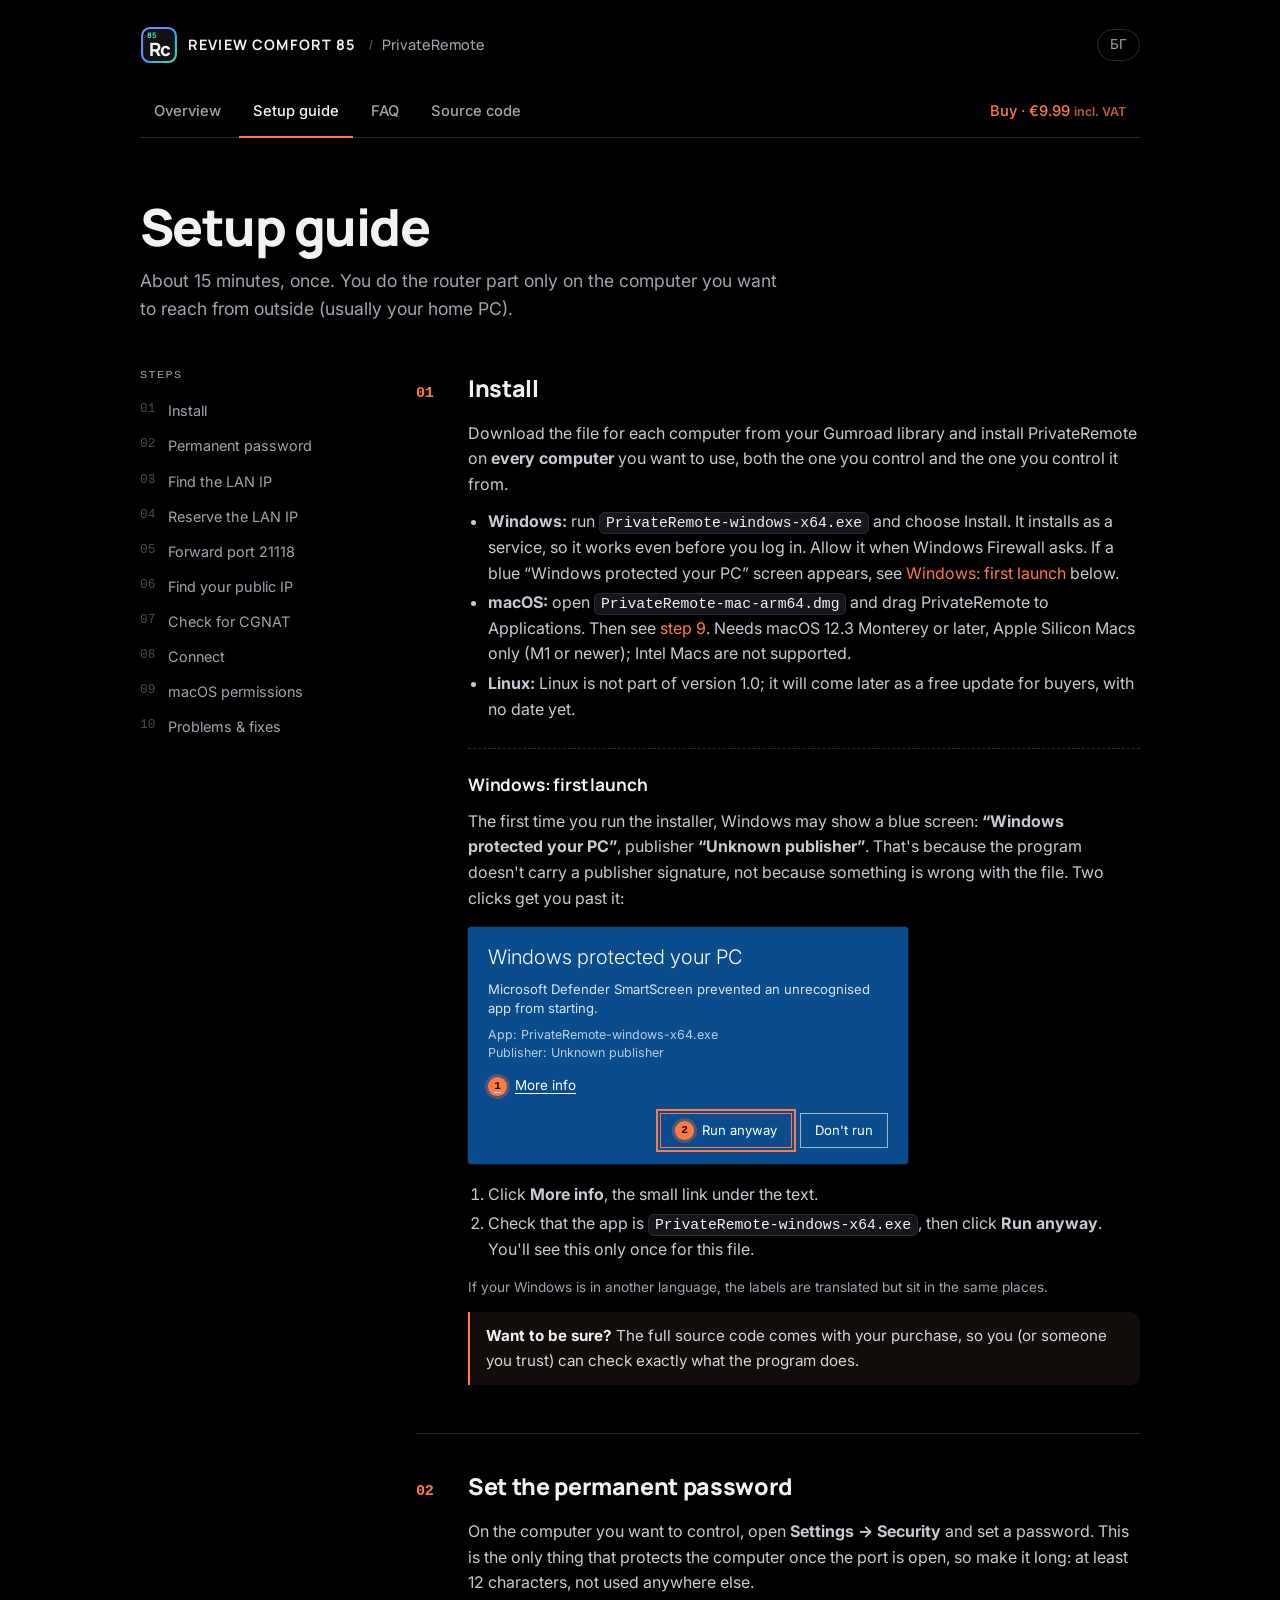
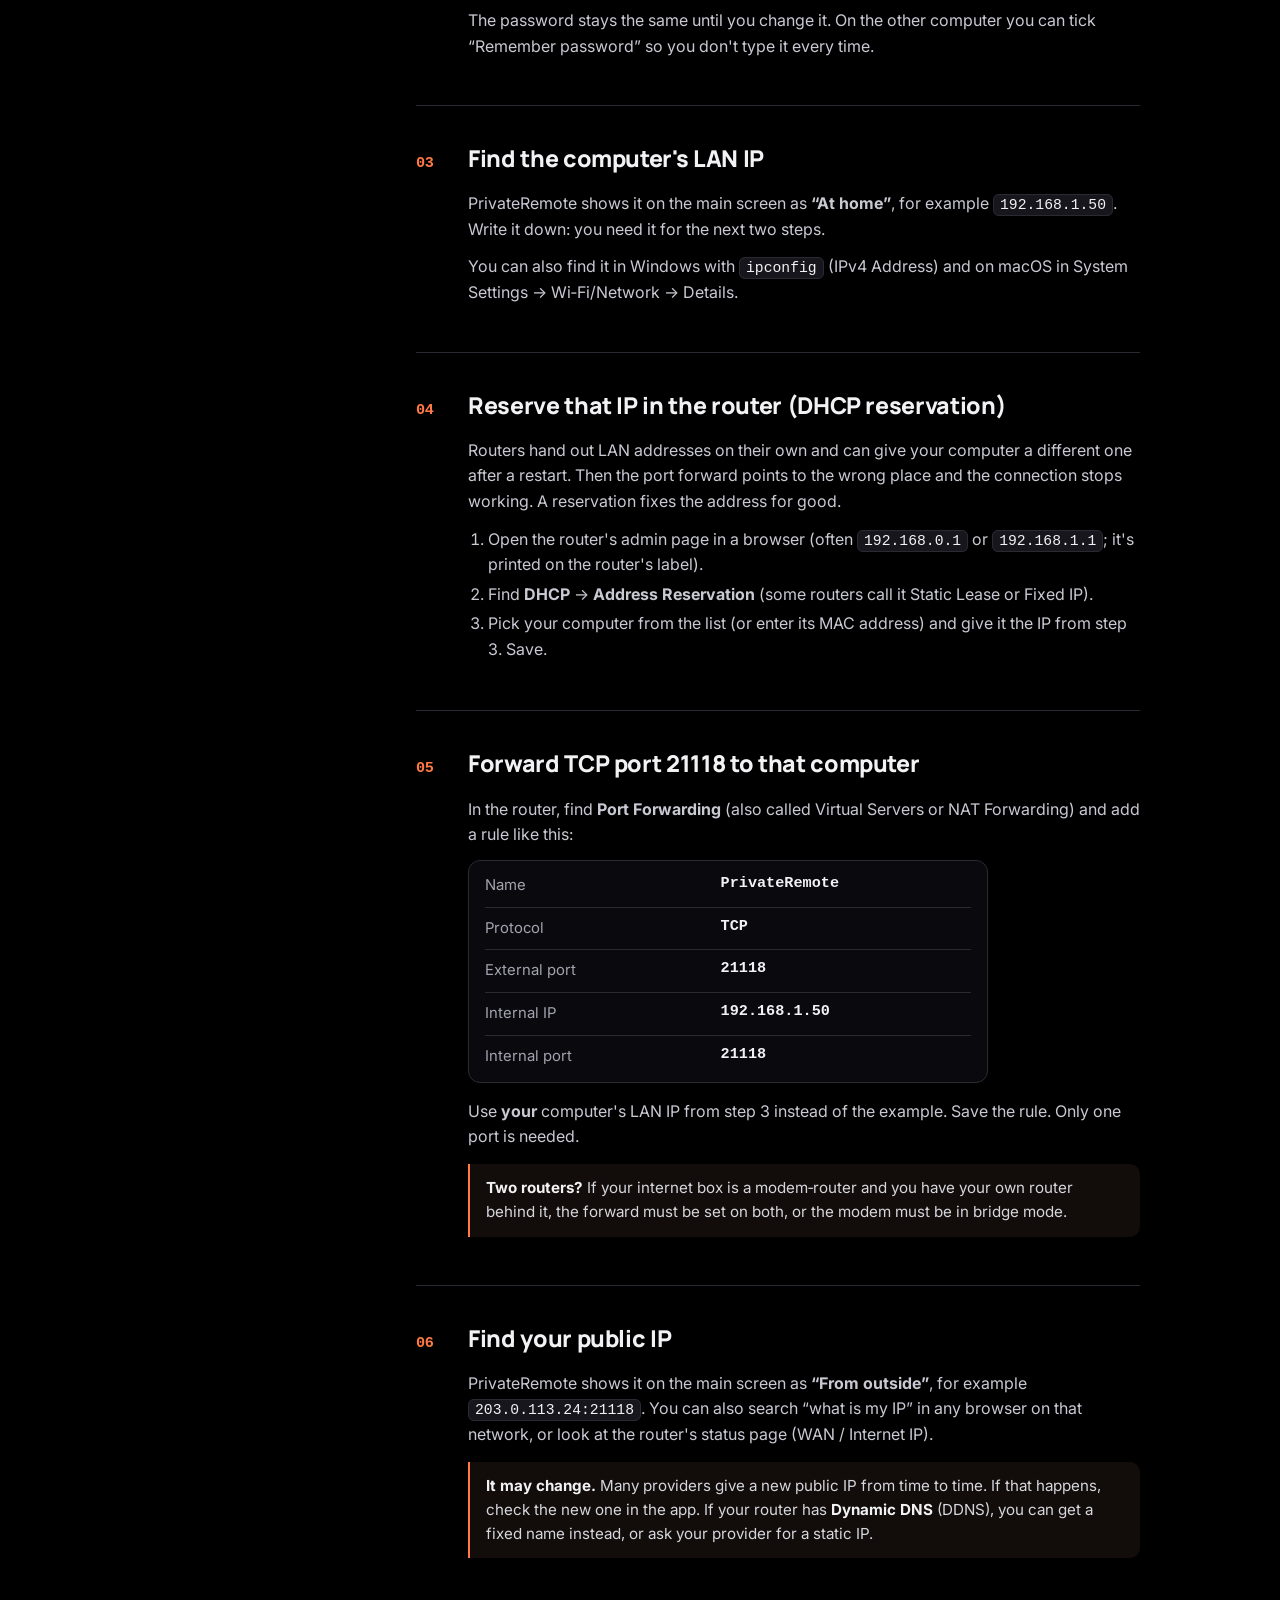
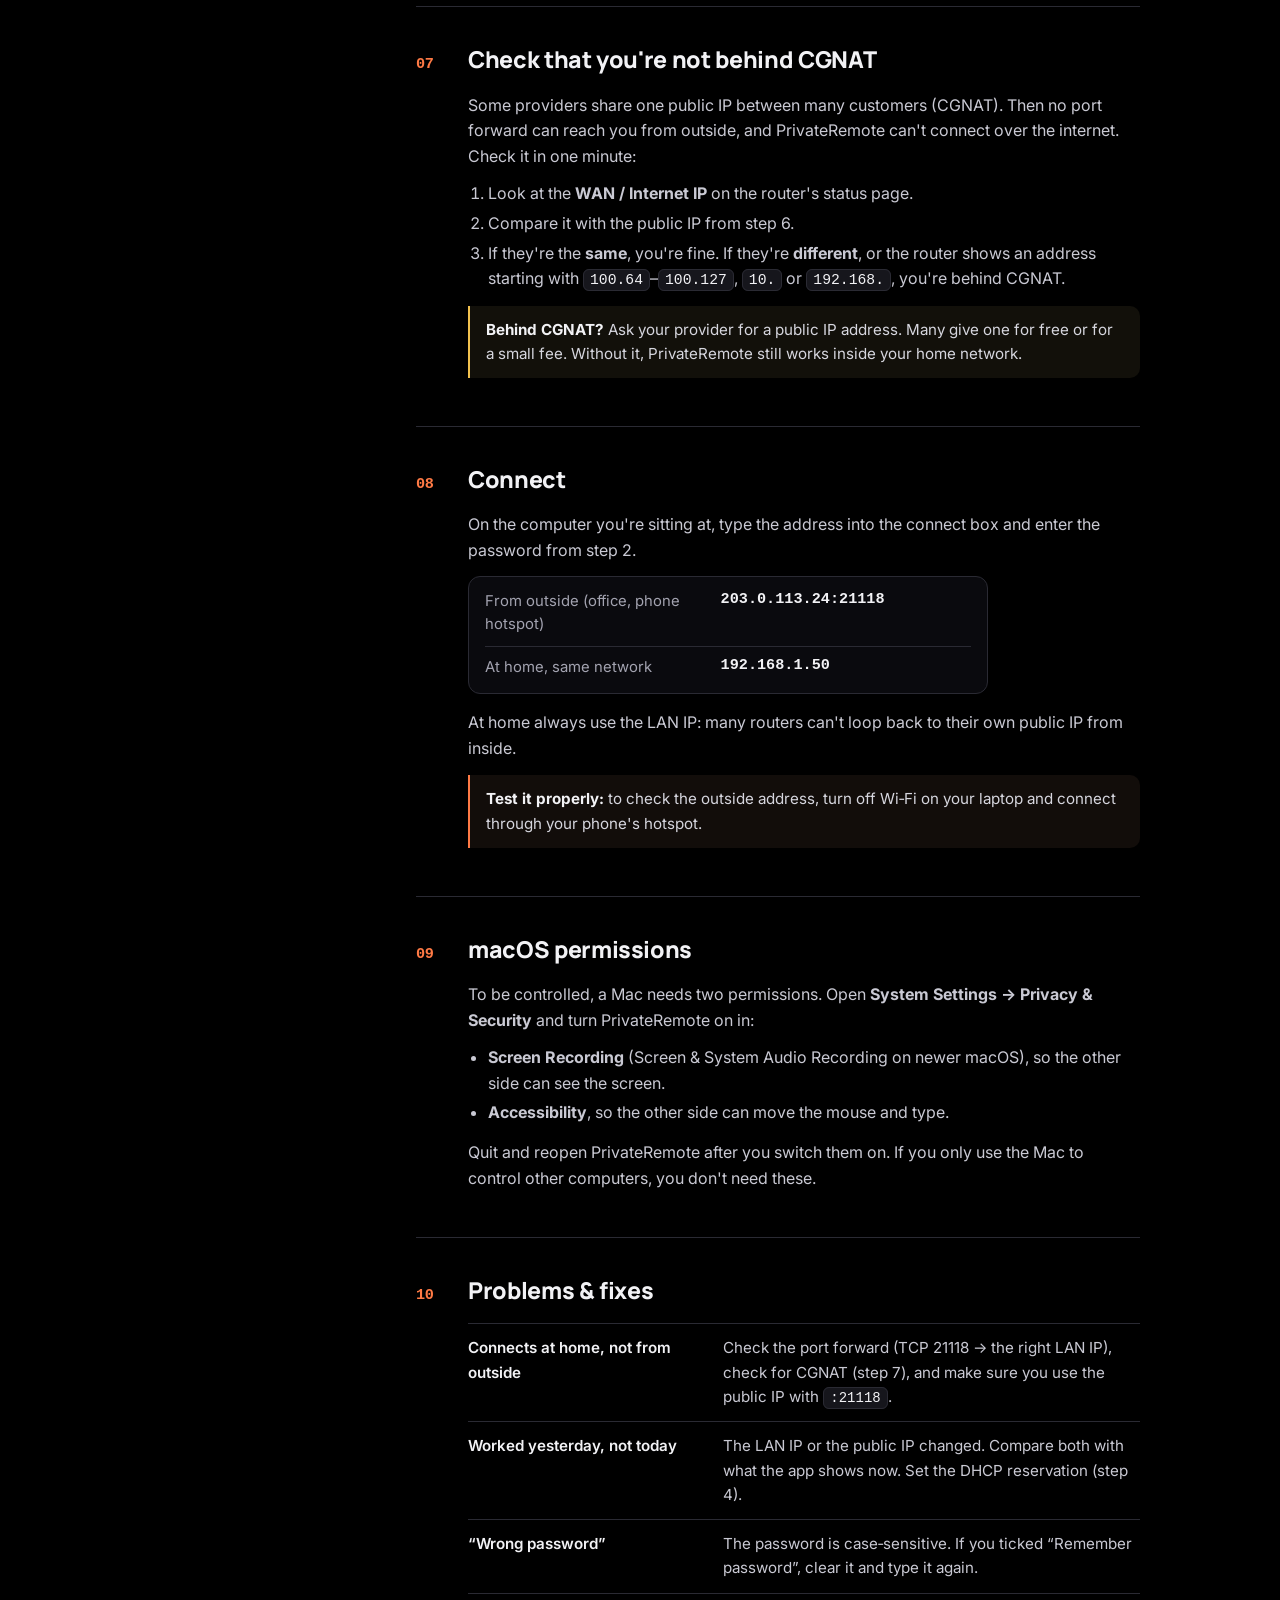
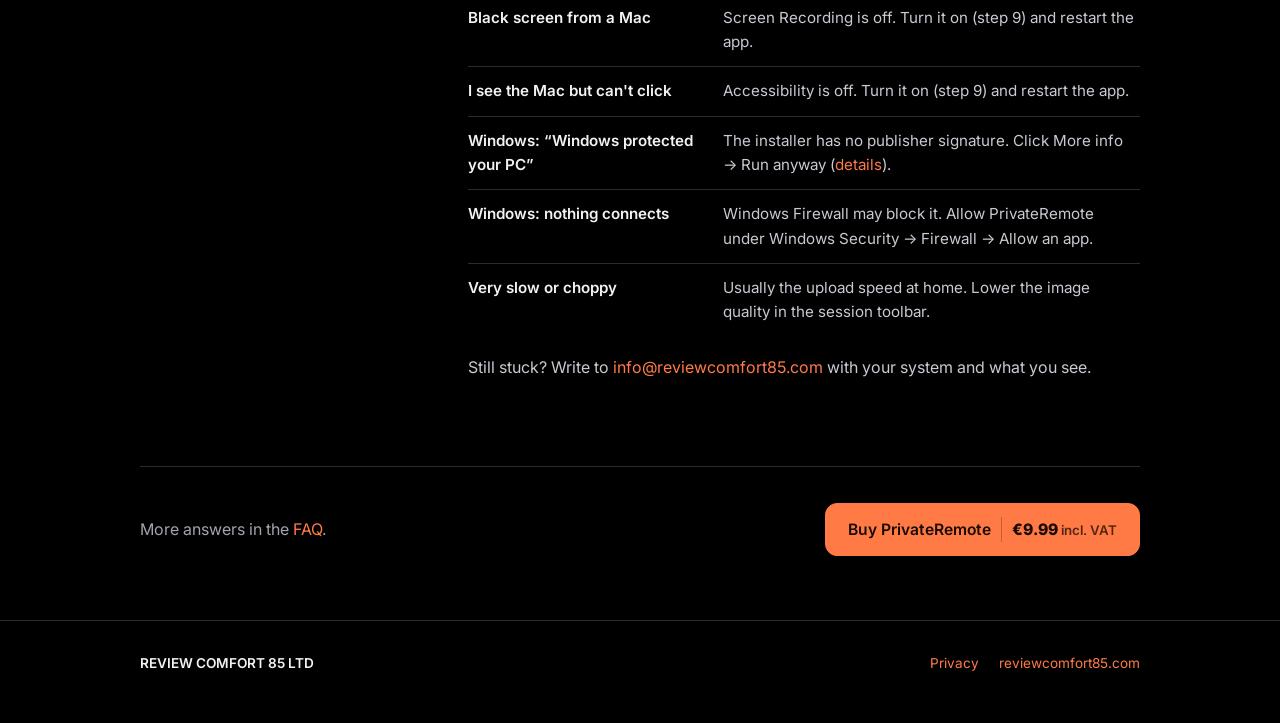
<file: privateremote/setup/index.html>
<!doctype html>
<html lang="en">
<head>
<meta charset="utf-8">
<meta name="viewport" content="width=device-width, initial-scale=1">
<title>Setup guide: port forwarding, password, first connection - PrivateRemote</title>
<meta name="description" content="How to set up PrivateRemote step by step: install on Windows or Mac, set the permanent password, forward TCP port 21118 on your router (or use a VPN), check for CGNAT, find your public IP and connect.">
<meta name="theme-color" content="#000000">
<link rel="canonical" href="https://reviewcomfort85.com/privateremote/setup/">
<meta property="og:type" content="website">
<meta property="og:site_name" content="REVIEW COMFORT 85">
<meta property="og:title" content="PrivateRemote setup guide">
<meta property="og:description" content="Install, set one permanent password, forward TCP 21118, connect. About 15 minutes.">
<meta property="og:url" content="https://reviewcomfort85.com/privateremote/setup/">
<meta property="og:image" content="https://reviewcomfort85.com/privateremote/shots/01-main.png">
<meta property="og:image:alt" content="PrivateRemote main window">
<meta property="og:locale" content="en_US">
<meta property="og:locale:alternate" content="bg_BG">
<meta name="twitter:card" content="summary_large_image">
<script type="application/ld+json">
{
 "@context": "https://schema.org",
 "@type": "BreadcrumbList",
 "itemListElement": [
  {
   "@type": "ListItem",
   "position": 1,
   "name": "REVIEW COMFORT 85",
   "item": "https://reviewcomfort85.com/"
  },
  {
   "@type": "ListItem",
   "position": 2,
   "name": "PrivateRemote",
   "item": "https://reviewcomfort85.com/privateremote/"
  },
  {
   "@type": "ListItem",
   "position": 3,
   "name": "Setup guide",
   "item": "https://reviewcomfort85.com/privateremote/setup/"
  }
 ]
}
</script>
<link rel="icon" href="../../favicon.svg">
<link rel="preconnect" href="https://fonts.googleapis.com">
<link rel="preconnect" href="https://fonts.gstatic.com" crossorigin>
<link href="https://fonts.googleapis.com/css2?family=Inter:wght@400;500;600&family=Manrope:wght@600;700;800&display=swap" rel="stylesheet">
<link rel="stylesheet" href="../../site.css">
<link rel="stylesheet" href="../pr.css?v=20261121b">
<script src="../../lang.js"></script>
<script src="../pr.js?v=20261120b" defer></script>
</head>
<body>
<div class="wrap">

<nav>
  <a class="brand" href="../../"><svg class="mark" viewBox="0 0 64 64" role="img" aria-label="Rc 85"><defs><linearGradient id="rcg" x1="0" y1="0" x2="1" y2="1"><stop offset="0" stop-color="#8f7dff"/><stop offset=".55" stop-color="#3aa0ff"/><stop offset="1" stop-color="#3fe0a0"/></linearGradient></defs><rect x="3.500" y="3.500" width="57" height="57" rx="13" fill="#111116" stroke="url(#rcg)" stroke-width="3.500"/><text x="11" y="21" font-family="Manrope, Inter, sans-serif" font-weight="800" font-size="13" fill="#3fe0a0">85</text><text x="33" y="50" font-family="Manrope, Inter, sans-serif" font-weight="800" font-size="31" letter-spacing="-1.500" text-anchor="middle" fill="#f2f2f5">Rc</text></svg>REVIEW COMFORT 85<span class="crumb">PrivateRemote</span></a>
  <button class="lang" type="button"><span class="en">БГ</span><span class="bg">EN</span></button>
</nav>

<div class="tabs">
  <a href="../"><span class="en">Overview</span><span class="bg">Общо</span></a>
  <a href="./" aria-current="page"><span class="en">Setup guide</span><span class="bg">Настройка</span></a>
  <a href="../faq/">FAQ</a>
  <a href="../#source"><span class="en">Source code</span><span class="bg">Сорс код</span></a>
  <a class="buy-mini" data-buy><span class="en">Buy</span><span class="bg">Купи</span> · <span data-price>€9.99 incl. VAT</span></a>
</div>

<header class="page-title">
  <h1><span class="en">Setup guide</span><span class="bg">Ръководство за настройка</span></h1>
  <p><span class="en">About 15 minutes, once. You do the router part only on the computer you want to reach from outside (usually your home PC).</span><span class="bg">Около 15 минути, еднократно. Частта с рутера се прави само при компютъра, до който искаш да стигаш отвън (обикновено домашния).</span></p>
</header>

<div class="guide">
  <aside class="toc">
    <p><span class="en">Steps</span><span class="bg">Стъпки</span></p>
    <ol>
      <li><a href="#install"><span class="en">Install</span><span class="bg">Инсталиране</span></a></li>
      <li><a href="#password"><span class="en">Permanent password</span><span class="bg">Постоянна парола</span></a></li>
      <li><a href="#lan-ip"><span class="en">Find the LAN IP</span><span class="bg">Вътрешно IP</span></a></li>
      <li><a href="#dhcp"><span class="en">Reserve the LAN IP</span><span class="bg">Резервиране на IP</span></a></li>
      <li><a href="#port"><span class="en">Forward port 21118</span><span class="bg">Порт 21118</span></a></li>
      <li><a href="#public-ip"><span class="en">Find your public IP</span><span class="bg">Публично IP</span></a></li>
      <li><a href="#cgnat"><span class="en">Check for CGNAT</span><span class="bg">Проверка за CGNAT</span></a></li>
      <li><a href="#connect"><span class="en">Connect</span><span class="bg">Свързване</span></a></li>
      <li><a href="#macos"><span class="en">macOS permissions</span><span class="bg">Разрешения на macOS</span></a></li>
      <li><a href="#trouble"><span class="en">Problems &amp; fixes</span><span class="bg">Проблеми и решения</span></a></li>
    </ol>
  </aside>

  <div class="steps">

    <div class="step" id="install">
      <h2><span><span class="en">Install</span><span class="bg">Инсталиране</span></span></h2>
      <div class="body">
        <p class="en">Download the file for each computer from your Gumroad library and install PrivateRemote on <b>every computer</b> you want to use, both the one you control and the one you control it from.</p>
        <p class="bg">Свали файла за всеки компютър от библиотеката си в Gumroad и инсталирай PrivateRemote на <b>всеки компютър</b>, който ще ползваш: и този, който управляваш, и този, от който го управляваш.</p>
        <ul class="en">
          <li><b>Windows:</b> run <code>PrivateRemote-windows-x64.exe</code> and choose Install. It installs as a service, so it works even before you log in. Allow it when Windows Firewall asks. If a blue “Windows protected your PC” screen appears, see <a href="#windows-first-run">Windows: first launch</a> below.</li>
          <li><b>macOS:</b> open <code>PrivateRemote-mac-arm64.dmg</code> and drag PrivateRemote to Applications. Then see <a href="#macos">step 9</a>. Needs macOS 12.3 Monterey or later, Apple Silicon Macs only (M1 or newer); Intel Macs are not supported.</li>
          <li><b>Linux:</b> Linux is not part of version 1.0; it will come later as a free update for buyers, with no date yet.</li>
        </ul>
        <ul class="bg">
          <li><b>Windows:</b> пусни <code>PrivateRemote-windows-x64.exe</code> и избери Install. Инсталира се като услуга, така че работи още преди да влезеш в Windows. Разреши го, когато защитната стена попита. Ако се появи син екран „Windows protected your PC“, виж <a href="#windows-first-run">Windows: първо стартиране</a> по-долу.</li>
          <li><b>macOS:</b> отвори <code>PrivateRemote-mac-arm64.dmg</code> и плъзни PrivateRemote в Applications. После виж <a href="#macos">стъпка 9</a>. Изисква macOS 12.3 Monterey или по-нова, само Mac с Apple Silicon (M1 или по-нов); Intel Mac не се поддържа.</li>
          <li><b>Linux:</b> Linux не е във версия 1.0; ще дойде по-късно като безплатно обновление за купувачите, засега без дата.</li>
        </ul>
        <div class="firstrun" id="windows-first-run">
          <h3><span class="en">Windows: first launch</span><span class="bg">Windows: първо стартиране</span></h3>
          <p class="en">The first time you run the installer, Windows may show a blue screen: <b>“Windows protected your PC”</b>, publisher <b>“Unknown publisher”</b>. That's because the program doesn't carry a publisher signature, not because something is wrong with the file. Two clicks get you past it:</p>
          <p class="bg">Първия път, когато пуснеш инсталатора, Windows може да покаже син екран: <b>„Windows protected your PC“</b>, издател <b>„Unknown publisher“</b>. Това е, защото програмата няма подпис на издател, а не защото нещо с файла не е наред. Минава се с две кликвания:</p>
          <figure class="ss" role="img" aria-label="Windows protected your PC: 1. More info, 2. Run anyway">
            <strong>Windows protected your PC</strong>
            <span class="ss-txt">Microsoft Defender SmartScreen prevented an unrecognised app from starting.</span>
            <span class="ss-meta">App: PrivateRemote-windows-x64.exe<br>Publisher: Unknown publisher</span>
            <span class="ss-link"><i>1</i>More info</span>
            <span class="ss-btns"><span class="ss-btn run"><i>2</i>Run anyway</span><span class="ss-btn">Don't run</span></span>
          </figure>
          <ol class="en">
            <li>Click <b>More info</b>, the small link under the text.</li>
            <li>Check that the app is <code>PrivateRemote-windows-x64.exe</code>, then click <b>Run anyway</b>. You'll see this only once for this file.</li>
          </ol>
          <ol class="bg">
            <li>Натисни <b>More info</b>, малката връзка под текста.</li>
            <li>Провери, че програмата е <code>PrivateRemote-windows-x64.exe</code>, и натисни <b>Run anyway</b>. Ще го видиш само веднъж за този файл.</li>
          </ol>
          <p class="ss-cap"><span class="en">If your Windows is in another language, the labels are translated but sit in the same places.</span><span class="bg">Ако Windows е на български, надписите са преведени, но са на същите места.</span></p>
          <div class="note"><span class="en"><b>Want to be sure?</b> The full source code comes with your purchase, so you (or someone you trust) can check exactly what the program does.</span><span class="bg"><b>Искаш да си сигурен?</b> Целият сорс код идва с покупката, така че ти (или човек, на когото вярваш) можеш да провериш какво точно прави програмата.</span></div>
        </div>

      </div>
    </div>

    <div class="step" id="password">
      <h2><span><span class="en">Set the permanent password</span><span class="bg">Задай постоянната парола</span></span></h2>
      <div class="body">
        <p class="en">On the computer you want to control, open <b>Settings → Security</b> and set a password. This is the only thing that protects the computer once the port is open, so make it long: at least 12 characters, not used anywhere else.</p>
        <p class="bg">На компютъра, който ще управляваш, отвори <b>Настройки → Сигурност</b> (Settings → Security) и задай парола. Само тя пази компютъра, щом портът е отворен, затова я направи дълга: поне 12 знака, които не ползваш никъде другаде.</p>
        <p class="en">The password stays the same until you change it. On the other computer you can tick “Remember password” so you don't type it every time.</p>
        <p class="bg">Паролата остава същата, докато не я смениш. На другия компютър можеш да отметнеш „Запомни паролата“ (Remember password), за да не я пишеш всеки път.</p>
      </div>
    </div>

    <div class="step" id="lan-ip">
      <h2><span><span class="en">Find the computer's LAN IP</span><span class="bg">Намери вътрешното (LAN) IP</span></span></h2>
      <div class="body">
        <p class="en">PrivateRemote shows it on the main screen as <b>“At home”</b>, for example <code>192.168.1.50</code>. Write it down: you need it for the next two steps.</p>
        <p class="bg">PrivateRemote го показва на главния екран като <b>„Вкъщи“</b> (At home), например <code>192.168.1.50</code>. Запиши го: трябва ти за следващите две стъпки.</p>
        <p class="en">You can also find it in Windows with <code>ipconfig</code> (IPv4 Address) and on macOS in System Settings → Wi‑Fi/Network → Details.</p>
        <p class="bg">Можеш да го намериш и в Windows с <code>ipconfig</code> (IPv4 Address), а на macOS в System Settings → Wi‑Fi/Network → Details.</p>
      </div>
    </div>

    <div class="step" id="dhcp">
      <h2><span><span class="en">Reserve that IP in the router (DHCP reservation)</span><span class="bg">Запази това IP в рутера (DHCP резервация)</span></span></h2>
      <div class="body">
        <p class="en">Routers hand out LAN addresses on their own and can give your computer a different one after a restart. Then the port forward points to the wrong place and the connection stops working. A reservation fixes the address for good.</p>
        <p class="bg">Рутерът раздава вътрешните адреси сам и след рестарт може да даде друг на компютъра ти. Тогава пренасочването сочи грешно място и връзката спира. Резервацията закрепва адреса завинаги.</p>
        <ol class="en">
          <li>Open the router's admin page in a browser (often <code>192.168.0.1</code> or <code>192.168.1.1</code>; it's printed on the router's label).</li>
          <li>Find <b>DHCP</b> → <b>Address Reservation</b> (some routers call it Static Lease or Fixed IP).</li>
          <li>Pick your computer from the list (or enter its MAC address) and give it the IP from step 3. Save.</li>
        </ol>
        <ol class="bg">
          <li>Отвори страницата за управление на рутера в браузъра (често <code>192.168.0.1</code> или <code>192.168.1.1</code>; пише го на етикета на рутера).</li>
          <li>Намери <b>DHCP</b> → <b>Address Reservation</b> (при някои рутери е Static Lease или Fixed IP).</li>
          <li>Избери компютъра си от списъка (или въведи MAC адреса му) и му дай IP-то от стъпка 3. Запази.</li>
        </ol>
      </div>
    </div>

    <div class="step" id="port">
      <h2><span><span class="en">Forward TCP port 21118 to that computer</span><span class="bg">Пренасочи TCP порт 21118 към този компютър</span></span></h2>
      <div class="body">
        <p class="en">In the router, find <b>Port Forwarding</b> (also called Virtual Servers or NAT Forwarding) and add a rule like this:</p>
        <p class="bg">В рутера намери <b>Port Forwarding</b> (наричано още Virtual Servers или NAT Forwarding) и добави правило като това:</p>
        <div class="form">
          <div><span><span class="en">Name</span><span class="bg">Име</span></span><code>PrivateRemote</code></div>
          <div><span><span class="en">Protocol</span><span class="bg">Протокол</span></span><code>TCP</code></div>
          <div><span><span class="en">External port</span><span class="bg">Външен порт</span></span><code>21118</code></div>
          <div><span><span class="en">Internal IP</span><span class="bg">Вътрешно IP</span></span><code>192.168.1.50</code></div>
          <div><span><span class="en">Internal port</span><span class="bg">Вътрешен порт</span></span><code>21118</code></div>
        </div>
        <p class="en">Use <b>your</b> computer's LAN IP from step 3 instead of the example. Save the rule. Only one port is needed.</p>
        <p class="bg">Сложи <b>твоето</b> вътрешно IP от стъпка 3 вместо примерното. Запази правилото. Трябва само един порт.</p>
        <div class="note"><span class="en"><b>Two routers?</b> If your internet box is a modem‑router and you have your own router behind it, the forward must be set on both, or the modem must be in bridge mode.</span><span class="bg"><b>Два рутера?</b> Ако устройството на доставчика е модем‑рутер и зад него имаш свой рутер, пренасочването трябва да се направи и на двата, или модемът да е в режим bridge.</span></div>
      </div>
    </div>

    <div class="step" id="public-ip">
      <h2><span><span class="en">Find your public IP</span><span class="bg">Намери публичното си IP</span></span></h2>
      <div class="body">
        <p class="en">PrivateRemote shows it on the main screen as <b>“From outside”</b>, for example <code>203.0.113.24:21118</code>. You can also search “what is my IP” in any browser on that network, or look at the router's status page (WAN / Internet IP).</p>
        <p class="bg">PrivateRemote го показва на главния екран като <b>„Отвън“</b> (From outside), например <code>203.0.113.24:21118</code>. Можеш и да потърсиш „what is my IP“ в браузъра от тази мрежа или да видиш статус страницата на рутера (WAN / Internet IP).</p>
        <div class="note"><span class="en"><b>It may change.</b> Many providers give a new public IP from time to time. If that happens, check the new one in the app. If your router has <b>Dynamic DNS</b> (DDNS), you can get a fixed name instead, or ask your provider for a static IP.</span><span class="bg"><b>Може да се сменя.</b> Много доставчици дават ново публично IP от време на време. Ако стане така, виж новото в приложението. Ако рутерът ти има <b>Dynamic DNS</b> (DDNS), можеш да вземеш постоянно име вместо това, или да поискаш статично IP от доставчика.</span></div>
      </div>
    </div>

    <div class="step" id="cgnat">
      <h2><span><span class="en">Check that you're not behind CGNAT</span><span class="bg">Провери дали не си зад CGNAT</span></span></h2>
      <div class="body">
        <p class="en">Some providers share one public IP between many customers (CGNAT). Then no port forward can reach you from outside, and PrivateRemote can't connect over the internet. Check it in one minute:</p>
        <p class="bg">Някои доставчици делят едно публично IP между много клиенти (CGNAT). Тогава никое пренасочване на порт не може да те достигне отвън и PrivateRemote не може да се свърже през интернет. Провери за минута:</p>
        <ol class="en">
          <li>Look at the <b>WAN / Internet IP</b> on the router's status page.</li>
          <li>Compare it with the public IP from step 6.</li>
          <li>If they're the <b>same</b>, you're fine. If they're <b>different</b>, or the router shows an address starting with <code>100.64</code>–<code>100.127</code>, <code>10.</code> or <code>192.168.</code>, you're behind CGNAT.</li>
        </ol>
        <ol class="bg">
          <li>Виж <b>WAN / Internet IP</b> на статус страницата на рутера.</li>
          <li>Сравни го с публичното IP от стъпка 6.</li>
          <li>Ако са <b>еднакви</b>, всичко е наред. Ако са <b>различни</b> или рутерът показва адрес, започващ със <code>100.64</code>–<code>100.127</code>, <code>10.</code> или <code>192.168.</code>, ти си зад CGNAT.</li>
        </ol>
        <div class="note warn"><span class="en"><b>Behind CGNAT?</b> Ask your provider for a public IP address. Many give one for free or for a small fee. Without it, PrivateRemote still works inside your home network.</span><span class="bg"><b>Зад CGNAT си?</b> Поискай от доставчика си публичен IP адрес. Много го дават безплатно или срещу малка такса. Без него PrivateRemote пак работи в домашната мрежа.</span></div>
      </div>
    </div>

    <div class="step" id="connect">
      <h2><span><span class="en">Connect</span><span class="bg">Свържи се</span></span></h2>
      <div class="body">
        <p class="en">On the computer you're sitting at, type the address into the connect box and enter the password from step 2.</p>
        <p class="bg">На компютъра, на който седиш, напиши адреса в полето за свързване и въведи паролата от стъпка 2.</p>
        <div class="form">
          <div><span><span class="en">From outside (office, phone hotspot)</span><span class="bg">Отвън (офис, мобилен интернет)</span></span><code>203.0.113.24:21118</code></div>
          <div><span><span class="en">At home, same network</span><span class="bg">Вкъщи, в същата мрежа</span></span><code>192.168.1.50</code></div>
        </div>
        <p class="en">At home always use the LAN IP: many routers can't loop back to their own public IP from inside.</p>
        <p class="bg">Вкъщи винаги ползвай вътрешното IP: много рутери не могат да се свържат към собственото си публично IP отвътре.</p>
        <div class="note"><span class="en"><b>Test it properly:</b> to check the outside address, turn off Wi‑Fi on your laptop and connect through your phone's hotspot.</span><span class="bg"><b>Тествай правилно:</b> за да провериш външния адрес, изключи Wi‑Fi на лаптопа и се свържи през мобилна точка за достъп от телефона.</span></div>
      </div>
    </div>

    <div class="step" id="macos">
      <h2><span><span class="en">macOS permissions</span><span class="bg">Разрешения на macOS</span></span></h2>
      <div class="body">
        <p class="en">To be controlled, a Mac needs two permissions. Open <b>System Settings → Privacy &amp; Security</b> and turn PrivateRemote on in:</p>
        <p class="bg">За да бъде управляван, Mac има нужда от две разрешения. Отвори <b>System Settings → Privacy &amp; Security</b> и включи PrivateRemote в:</p>
        <ul class="en">
          <li><b>Screen Recording</b> (Screen &amp; System Audio Recording on newer macOS), so the other side can see the screen.</li>
          <li><b>Accessibility</b>, so the other side can move the mouse and type.</li>
        </ul>
        <ul class="bg">
          <li><b>Screen Recording</b> (Screen &amp; System Audio Recording в по-новите macOS), за да вижда другата страна екрана.</li>
          <li><b>Accessibility</b>, за да може другата страна да движи мишката и да пише.</li>
        </ul>
        <p class="en">Quit and reopen PrivateRemote after you switch them on. If you only use the Mac to control other computers, you don't need these.</p>
        <p class="bg">Затвори и отвори PrivateRemote отново, след като ги включиш. Ако ползваш Mac-а само за да управляваш други компютри, не ти трябват.</p>
      </div>
    </div>

    <div class="step" id="trouble">
      <h2><span><span class="en">Problems &amp; fixes</span><span class="bg">Проблеми и решения</span></span></h2>
      <div class="body">
        <table class="trouble en">
          <tr><td>Connects at home, not from outside</td><td>Check the port forward (TCP 21118 → the right LAN IP), check for CGNAT (step 7), and make sure you use the public IP with <code>:21118</code>.</td></tr>
          <tr><td>Worked yesterday, not today</td><td>The LAN IP or the public IP changed. Compare both with what the app shows now. Set the DHCP reservation (step 4).</td></tr>
          <tr><td>“Wrong password”</td><td>The password is case‑sensitive. If you ticked “Remember password”, clear it and type it again.</td></tr>
          <tr><td>Black screen from a Mac</td><td>Screen Recording is off. Turn it on (step 9) and restart the app.</td></tr>
          <tr><td>I see the Mac but can't click</td><td>Accessibility is off. Turn it on (step 9) and restart the app.</td></tr>
          <tr><td>Windows: “Windows protected your PC”</td><td>The installer has no publisher signature. Click More info → Run anyway (<a href="#windows-first-run">details</a>).</td></tr>
          <tr><td>Windows: nothing connects</td><td>Windows Firewall may block it. Allow PrivateRemote under Windows Security → Firewall → Allow an app.</td></tr>
          <tr><td>Very slow or choppy</td><td>Usually the upload speed at home. Lower the image quality in the session toolbar.</td></tr>
        </table>
        <table class="trouble bg">
          <tr><td>Свързва се вкъщи, но не и отвън</td><td>Провери пренасочването (TCP 21118 → правилното вътрешно IP), провери за CGNAT (стъпка 7) и дали ползваш публичното IP с <code>:21118</code>.</td></tr>
          <tr><td>Вчера работеше, днес не</td><td>Сменило се е вътрешното или публичното IP. Сравни двете с това, което показва приложението сега. Направи DHCP резервацията (стъпка 4).</td></tr>
          <tr><td>„Грешна парола“</td><td>Малките и главните букви имат значение. Ако си отметнал „Запомни паролата“, изчисти я и я въведи отново.</td></tr>
          <tr><td>Черен екран от Mac</td><td>Screen Recording е изключено. Включи го (стъпка 9) и рестартирай приложението.</td></tr>
          <tr><td>Виждам Mac-а, но не мога да кликам</td><td>Accessibility е изключено. Включи го (стъпка 9) и рестартирай приложението.</td></tr>
          <tr><td>Windows: „Windows protected your PC“</td><td>Инсталаторът няма подпис на издател. Натисни More info → Run anyway (<a href="#windows-first-run">подробно</a>).</td></tr>
          <tr><td>Windows: нищо не се свързва</td><td>Защитната стена на Windows може да го спира. Разреши PrivateRemote в Windows Security → Firewall → Allow an app.</td></tr>
          <tr><td>Много бавно или на пресекулки</td><td>Обикновено е от скоростта за качване вкъщи. Намали качеството на картината от лентата в сесията.</td></tr>
        </table>
        <p style="margin-top:18px"><span class="en">Still stuck? Write to</span><span class="bg">Пак не става? Пиши на</span> <a href="mailto:info@reviewcomfort85.com">info@reviewcomfort85.com</a> <span class="en">with your system and what you see.</span><span class="bg">с коя система ползваш и какво виждаш.</span></p>
      </div>
    </div>

  </div>
</div>

<div class="end">
  <p><span class="en">More answers in the</span><span class="bg">Още отговори във</span> <a href="../faq/">FAQ</a>.</p>
  <a class="btn buy" data-buy><span class="en">Buy PrivateRemote</span><span class="bg">Купи PrivateRemote</span><span class="p" data-price>€9.99 incl. VAT</span></a>
</div>

</div>
<footer>
  <div class="wrap cols">
    <span><strong>REVIEW COMFORT 85 LTD</strong></span>
    <span class="flinks"><a href="../privacy/"><span class="en">Privacy</span><span class="bg">Поверителност</span></a><a href="../../">reviewcomfort85.com</a></span>
  </div>
</footer>
<!-- Cloudflare Web Analytics (cookieless) --><script defer src="https://static.cloudflareinsights.com/beacon.min.js" data-cf-beacon='{"token": "da25f4eb77614a69bbba2c67183ef016"}'></script>
</body>
</html>
</file>
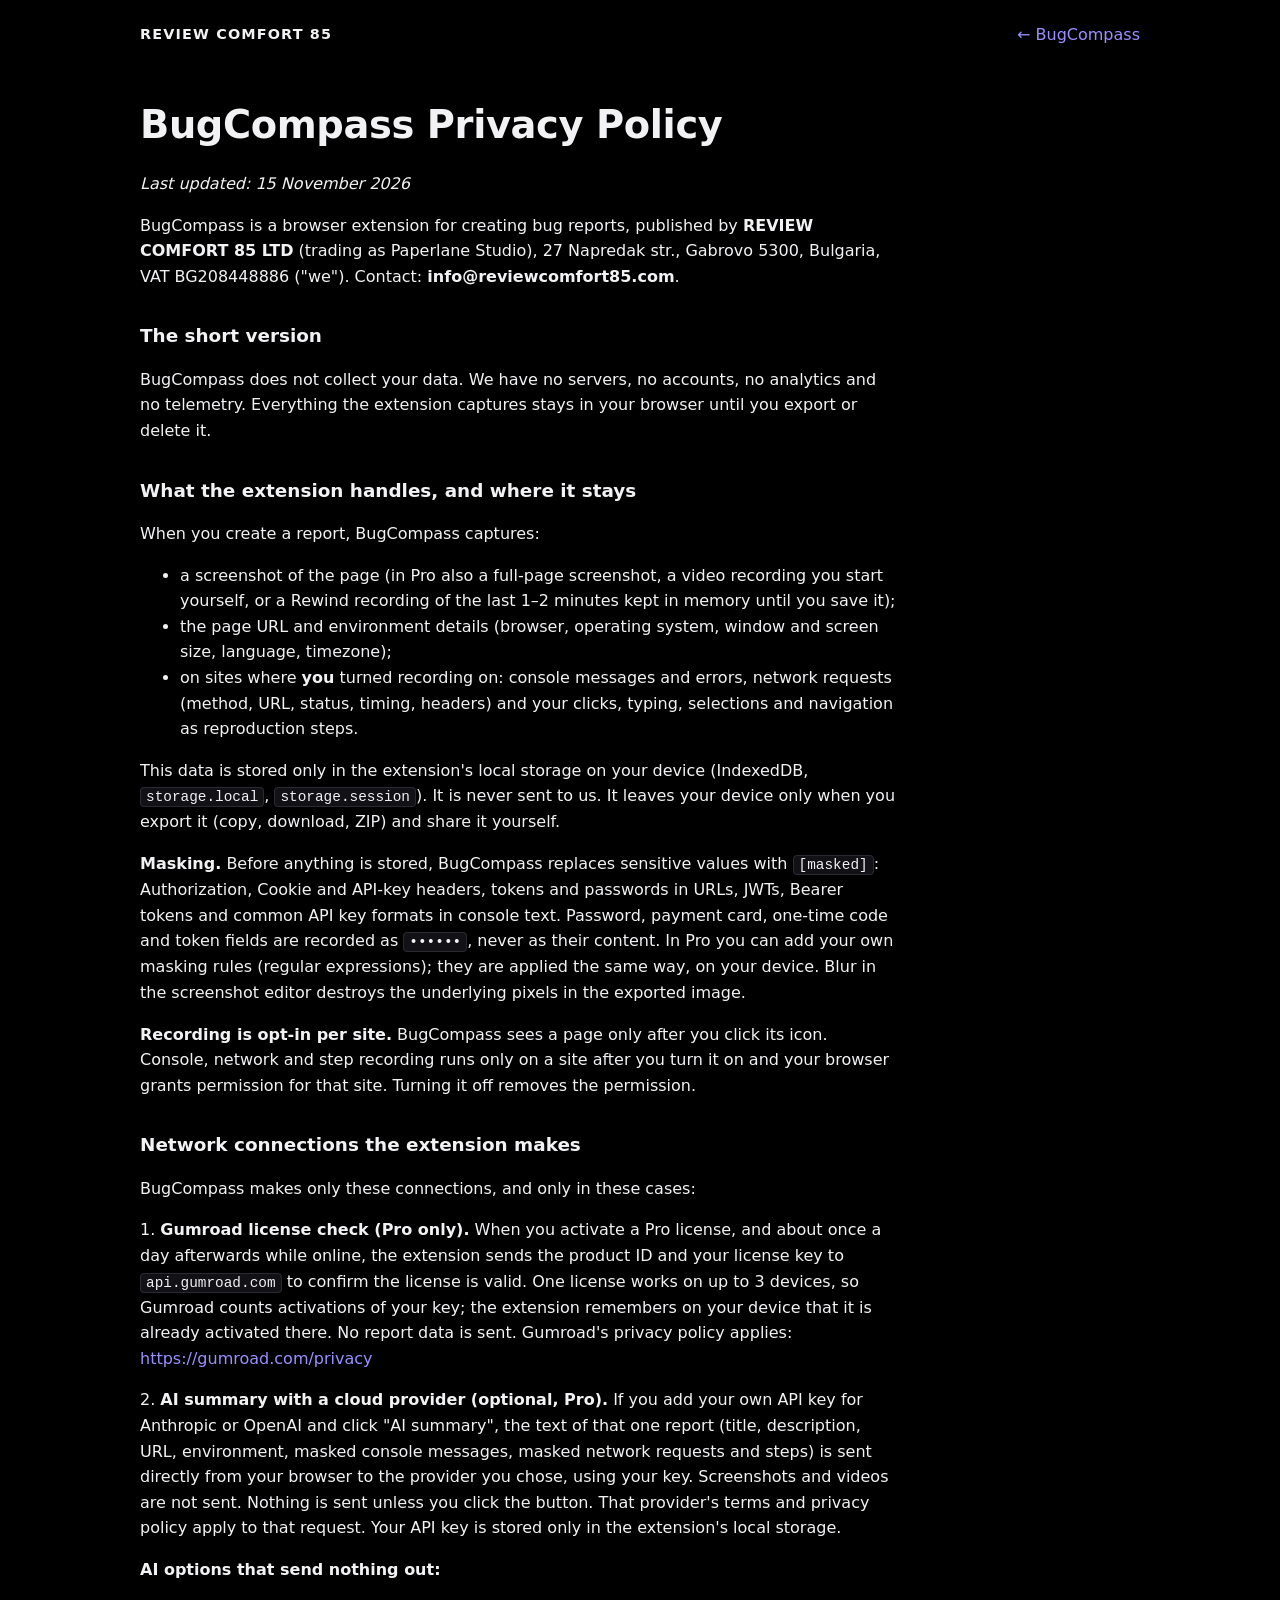
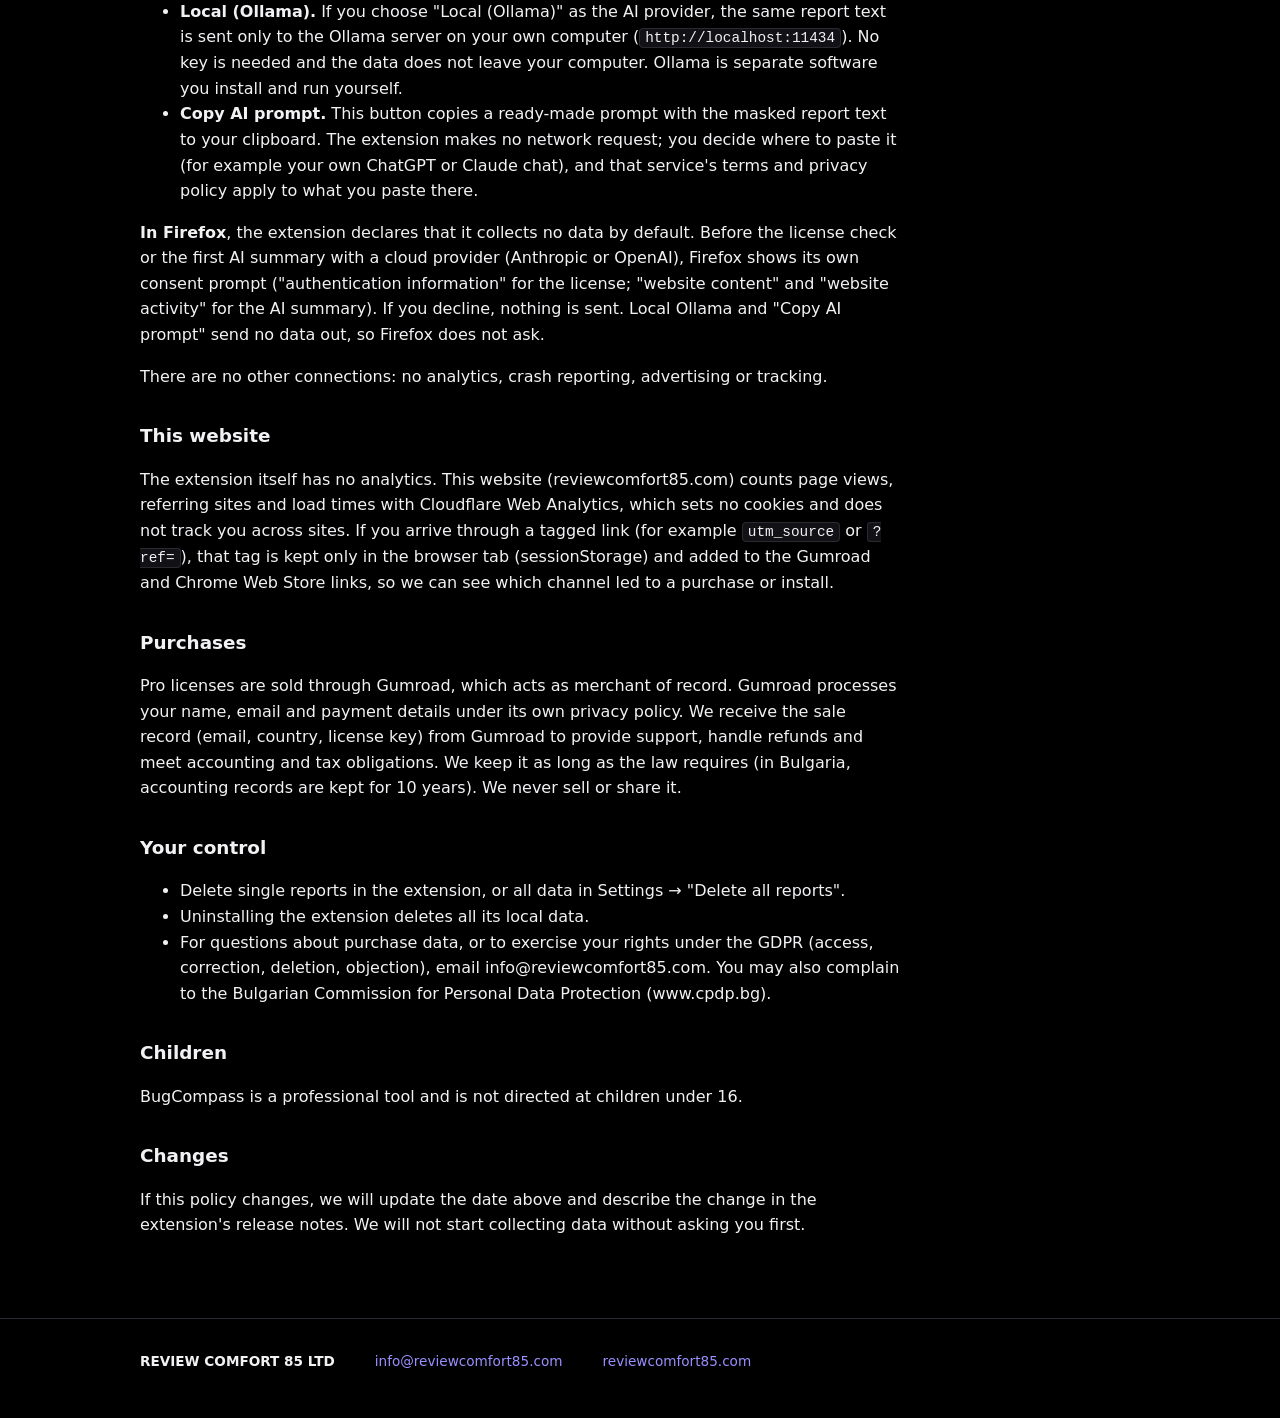
<file: bugcompass/privacy.html>
<!doctype html>
<html lang="en">
<head>
<meta charset="utf-8">
<meta name="viewport" content="width=device-width, initial-scale=1">
<title>BugCompass — Privacy Policy — REVIEW COMFORT 85</title>
<meta name="description" content="BugCompass does not collect your data: no servers, no accounts, no analytics, no telemetry.">
<meta name="theme-color" content="#000000">
<link rel="canonical" href="https://reviewcomfort85.com/bugcompass/privacy.html">
<link rel="stylesheet" href="../site.css">
<style>
  .doc { max-width: 760px; padding-bottom: 64px; }
  .doc h1 { font-size: clamp(1.8rem, 4vw, 2.4rem); letter-spacing: -.01em; margin: 24px 0 8px; }
  .doc h2 { font-size: 1.15rem; letter-spacing: 0; text-transform: none; color: var(--text); margin: 2rem 0 .6rem; }
  .doc code { background: var(--card); border: 1px solid var(--line); padding: 1px 5px; border-radius: 4px; font-size: .9em; }
</style>
</head>
<body>
<div class="wrap">
<nav>
  <a class="brand" href="../">REVIEW COMFORT 85</a>
  <a href="./">← BugCompass</a>
</nav>
<main class="doc">
<h1>BugCompass Privacy Policy</h1>
<p><em>Last updated: 15 November 2026</em></p>
<p>BugCompass is a browser extension for creating bug reports, published by <strong>REVIEW COMFORT 85 LTD</strong> (trading as Paperlane Studio), 27 Napredak str., Gabrovo 5300, Bulgaria, VAT BG208448886 (&quot;we&quot;). Contact: <strong>info@reviewcomfort85.com</strong>.</p>
<h2>The short version</h2>
<p>BugCompass does not collect your data. We have no servers, no accounts, no analytics and no telemetry. Everything the extension captures stays in your browser until you export or delete it.</p>
<h2>What the extension handles, and where it stays</h2>
<p>When you create a report, BugCompass captures:</p>
<ul>
<li>a screenshot of the page (in Pro also a full-page screenshot, a video recording you start yourself, or a Rewind recording of the last 1–2 minutes kept in memory until you save it);</li>
<li>the page URL and environment details (browser, operating system, window and screen size, language, timezone);</li>
<li>on sites where <strong>you</strong> turned recording on: console messages and errors, network requests (method, URL, status, timing, headers) and your clicks, typing, selections and navigation as reproduction steps.</li>
</ul>
<p>This data is stored only in the extension&#x27;s local storage on your device (IndexedDB, <code>storage.local</code>, <code>storage.session</code>). It is never sent to us. It leaves your device only when you export it (copy, download, ZIP) and share it yourself.</p>
<p><strong>Masking.</strong> Before anything is stored, BugCompass replaces sensitive values with <code>[masked]</code>: Authorization, Cookie and API-key headers, tokens and passwords in URLs, JWTs, Bearer tokens and common API key formats in console text. Password, payment card, one-time code and token fields are recorded as <code>••••••</code>, never as their content. In Pro you can add your own masking rules (regular expressions); they are applied the same way, on your device. Blur in the screenshot editor destroys the underlying pixels in the exported image.</p>
<p><strong>Recording is opt-in per site.</strong> BugCompass sees a page only after you click its icon. Console, network and step recording runs only on a site after you turn it on and your browser grants permission for that site. Turning it off removes the permission.</p>
<h2>Network connections the extension makes</h2>
<p>BugCompass makes only these connections, and only in these cases:</p>
<p>1. <strong>Gumroad license check (Pro only).</strong> When you activate a Pro license, and about once a day afterwards while online, the extension sends the product ID and your license key to <code>api.gumroad.com</code> to confirm the license is valid. One license works on up to 3 devices, so Gumroad counts activations of your key; the extension remembers on your device that it is already activated there. No report data is sent. Gumroad&#x27;s privacy policy applies: <a href="https://gumroad.com/privacy">https://gumroad.com/privacy</a></p>
<p>2. <strong>AI summary with a cloud provider (optional, Pro).</strong> If you add your own API key for Anthropic or OpenAI and click &quot;AI summary&quot;, the text of that one report (title, description, URL, environment, masked console messages, masked network requests and steps) is sent directly from your browser to the provider you chose, using your key. Screenshots and videos are not sent. Nothing is sent unless you click the button. That provider&#x27;s terms and privacy policy apply to that request. Your API key is stored only in the extension&#x27;s local storage.</p>
<p><strong>AI options that send nothing out:</strong></p>
<ul>
<li><strong>Local (Ollama).</strong> If you choose &quot;Local (Ollama)&quot; as the AI provider, the same report text is sent only to the Ollama server on your own computer (<code>http://localhost:11434</code>). No key is needed and the data does not leave your computer. Ollama is separate software you install and run yourself.</li>
<li><strong>Copy AI prompt.</strong> This button copies a ready-made prompt with the masked report text to your clipboard. The extension makes no network request; you decide where to paste it (for example your own ChatGPT or Claude chat), and that service&#x27;s terms and privacy policy apply to what you paste there.</li>
</ul>
<p><strong>In Firefox</strong>, the extension declares that it collects no data by default. Before the license check or the first AI summary with a cloud provider (Anthropic or OpenAI), Firefox shows its own consent prompt (&quot;authentication information&quot; for the license; &quot;website content&quot; and &quot;website activity&quot; for the AI summary). If you decline, nothing is sent. Local Ollama and &quot;Copy AI prompt&quot; send no data out, so Firefox does not ask.</p>
<p>There are no other connections: no analytics, crash reporting, advertising or tracking.</p>
<h2>This website</h2>
<p>The extension itself has no analytics. This website (reviewcomfort85.com) counts page views, referring sites and load times with Cloudflare Web Analytics, which sets no cookies and does not track you across sites. If you arrive through a tagged link (for example <code>utm_source</code> or <code>?ref=</code>), that tag is kept only in the browser tab (sessionStorage) and added to the Gumroad and Chrome Web Store links, so we can see which channel led to a purchase or install.</p>
<h2>Purchases</h2>
<p>Pro licenses are sold through Gumroad, which acts as merchant of record. Gumroad processes your name, email and payment details under its own privacy policy. We receive the sale record (email, country, license key) from Gumroad to provide support, handle refunds and meet accounting and tax obligations. We keep it as long as the law requires (in Bulgaria, accounting records are kept for 10 years). We never sell or share it.</p>
<h2>Your control</h2>
<ul>
<li>Delete single reports in the extension, or all data in Settings → &quot;Delete all reports&quot;.</li>
<li>Uninstalling the extension deletes all its local data.</li>
<li>For questions about purchase data, or to exercise your rights under the GDPR (access, correction, deletion, objection), email info@reviewcomfort85.com. You may also complain to the Bulgarian Commission for Personal Data Protection (www.cpdp.bg).</li>
</ul>
<h2>Children</h2>
<p>BugCompass is a professional tool and is not directed at children under 16.</p>
<h2>Changes</h2>
<p>If this policy changes, we will update the date above and describe the change in the extension&#x27;s release notes. We will not start collecting data without asking you first.</p>
</main>
</div>
<footer>
  <div class="wrap cols">
    <span><strong>REVIEW COMFORT 85 LTD</strong></span>
    <a href="mailto:info@reviewcomfort85.com">info@reviewcomfort85.com</a>
    <a href="../">reviewcomfort85.com</a>
  </div>
</footer>
<!-- Cloudflare Web Analytics (cookieless) --><script defer src="https://static.cloudflareinsights.com/beacon.min.js" data-cf-beacon='{"token": "da25f4eb77614a69bbba2c67183ef016"}'></script>
</body>
</html>
</file>
<file: site.css>
:root { --bg: #000; --card: #111116; --text: #f2f2f5; --muted: #a3a3b0; --line: #2a2a33; --accent: #9a8fff; }
* { box-sizing: border-box; }
html { background: var(--bg); color-scheme: dark; }
body { margin: 0; background: var(--bg); color: var(--text); font: 16px/1.6 system-ui, -apple-system, "Segoe UI", sans-serif; }
a { color: var(--accent); text-decoration: none; }
a:hover { text-decoration: underline; }
.wrap { max-width: 1040px; margin: 0 auto; padding: 0 20px; }

/* One language at a time: English unless the page is switched. */
html:not(.bg) .bg, html.bg .en { display: none !important; }

nav { display: flex; justify-content: space-between; align-items: center; padding: 22px 0; }
nav .brand { color: var(--text); font-weight: 700; letter-spacing: .08em; font-size: .9rem; }
nav .lang { background: none; border: 1px solid var(--line); color: var(--muted); border-radius: 99px; padding: 4px 12px; font: inherit; font-size: .85rem; cursor: pointer; }
nav .lang:hover { color: var(--text); border-color: var(--muted); }

.hero { padding: 16vh 0 14vh; }
.hero h1 { font-size: clamp(2.4rem, 7vw, 4.8rem); line-height: 1.05; margin: 0 0 24px; letter-spacing: -.02em; font-weight: 800; }
.hero h1 span { color: var(--muted); }
.hero p { font-size: clamp(1.05rem, 2.2vw, 1.3rem); color: var(--muted); max-width: 620px; margin: 0; }

h2 { font-size: .85rem; letter-spacing: .14em; text-transform: uppercase; color: var(--muted); margin: 0 0 20px; font-weight: 600; }
.apps { display: grid; grid-template-columns: repeat(auto-fill, minmax(300px, 1fr)); gap: 16px; padding-bottom: 96px; }
.app { display: flex; gap: 16px; align-items: center; background: var(--card); border: 1px solid var(--line); border-radius: 20px; padding: 20px; color: var(--text); transition: border-color .15s; }
.app:hover { border-color: #55556a; text-decoration: none; }
.app img { width: 64px; height: 64px; border-radius: 15px; flex: none; }
.app h3 { margin: 0 0 2px; font-size: 1.1rem; }
.app p { margin: 0; color: var(--muted); font-size: .95rem; }

footer { border-top: 1px solid var(--line); padding: 32px 0 48px; color: var(--muted); font-size: .85rem; }
footer .cols { display: flex; flex-wrap: wrap; gap: 8px 40px; }
footer strong { color: var(--text); font-weight: 600; }

/* An app's own page. */
.app-hero { display: flex; gap: 24px; align-items: center; padding: 8vh 0 6vh; flex-wrap: wrap; }
.app-hero img { width: 112px; height: 112px; border-radius: 26px; }
.app-hero h1 { font-size: clamp(2rem, 5vw, 3.2rem); margin: 0 0 6px; letter-spacing: -.01em; }
.app-hero p { margin: 0; color: var(--muted); font-size: 1.15rem; }
.badge { display: inline-block; margin-top: 14px; border: 1px solid var(--line); border-radius: 99px; padding: 4px 14px; color: var(--muted); font-size: .85rem; }
.features { display: grid; grid-template-columns: repeat(auto-fill, minmax(230px, 1fr)); gap: 14px; margin-bottom: 56px; }
.features div { background: var(--card); border: 1px solid var(--line); border-radius: 16px; padding: 16px 18px; }
.features b { display: block; margin-bottom: 4px; }
.features span { color: var(--muted); font-size: .95rem; }
.shots { display: flex; gap: 14px; overflow-x: auto; padding-bottom: 12px; margin-bottom: 56px; scroll-snap-type: x mandatory; }
.shots img { height: 440px; border-radius: 18px; scroll-snap-align: start; flex: none; }
.links { display: flex; gap: 20px; flex-wrap: wrap; margin-bottom: 72px; }
</file>
<file: privateremote/pr.css>
/* PrivateRemote pages. Sits on top of ../site.css (black, Inter/Manrope, Rc nav),
   like BugCompass and Paperlane. Own idea: a single copper wire between two of
   your machines, and nothing in between. Accent = copper, status LED = green. */
:root {
  --wire: #ff7a45;           /* copper wire */
  --wire-dim: rgba(255,122,69,.16);
  --live: #5ef0b0;           /* "connected" LED */
  --ink: #0a0a0e;
  --mono: ui-monospace, "SF Mono", "Cascadia Code", Consolas, "Liberation Mono", monospace;
}
body { font-family: Inter, system-ui, -apple-system, "Segoe UI", sans-serif; overflow-x: hidden; }
h1, h2, h3, .brand, .price, .h2big { font-family: Manrope, Inter, system-ui, sans-serif; }
a { color: var(--wire); }

/* ---- nav (same as the other product pages) ---- */
nav { padding: 26px 0; }
.brand { display: flex; align-items: center; gap: 10px; color: var(--text); font-weight: 800; letter-spacing: .06em; font-size: .92rem; }
.brand:hover { text-decoration: none; }
.mark { width: 38px; height: 38px; flex: none; display: block; }
.crumb { color: var(--muted); font-weight: 500; letter-spacing: 0; }
.crumb::before { content: "/"; margin: 0 8px 0 2px; color: #4a4a58; }
.crumb a { color: var(--muted); }
.crumb a:hover { color: var(--text); text-decoration: none; }

/* ---- sub nav: product / setup / FAQ ---- */
.tabs { display: flex; gap: 4px; flex-wrap: wrap; border-bottom: 1px solid var(--line); margin-bottom: 8px; }
.tabs a { color: var(--muted); padding: 10px 14px 12px; font-size: .92rem; font-weight: 500; border-bottom: 2px solid transparent; margin-bottom: -1px; }
.tabs a:hover { color: var(--text); text-decoration: none; }
.tabs a[aria-current="page"] { color: var(--text); border-bottom-color: var(--wire); }
.tabs .buy-mini { margin-left: auto; color: var(--wire); }

/* ---- hero ---- */
.top { padding: 7vh 0 4vh; }
.kicker { font: 500 .8rem/1 var(--mono); letter-spacing: .08em; color: var(--muted); display: flex; align-items: center; gap: 10px; margin: 0 0 22px; text-transform: uppercase; }
.led { width: 8px; height: 8px; border-radius: 50%; background: var(--live); box-shadow: 0 0 0 3px rgba(94,240,176,.15), 0 0 12px rgba(94,240,176,.6); flex: none; }
.top h1 { font-size: clamp(2.3rem, 6vw, 4.4rem); line-height: 1.02; letter-spacing: -.035em; margin: 0 0 22px; font-weight: 800; max-width: 900px; }
.top h1 em { font-style: normal; color: var(--wire); }
.lede { color: var(--muted); font-size: clamp(1.05rem, 1.8vw, 1.2rem); max-width: 640px; margin: 0 0 30px; }
.ctas { display: flex; flex-wrap: wrap; gap: 10px; align-items: center; }
.btn { display: inline-flex; align-items: center; gap: 10px; border-radius: 12px; padding: 13px 22px; font-weight: 600; font-size: .98rem; color: var(--text); border: 1px solid var(--line); background: var(--card); transition: transform .15s, border-color .15s, background .15s; }
.btn:hover { text-decoration: none; transform: translateY(-1px); border-color: #55556a; }
.btn.buy { background: var(--wire); border-color: var(--wire); color: #1b0b03; }
.btn.buy:hover { border-color: #ff9a70; background: #ff8a5a; }
.btn .p { font-weight: 800; padding-left: 10px; border-left: 1px solid rgba(27,11,3,.25); }
.hint { margin: 12px 0 0; color: #6c6c7c; font-size: .86rem; }

/* ---- the wire: laptop ── router ── PC, no cloud ---- */
.wire { position: relative; margin: 44px 0 10px; display: grid; grid-template-columns: auto 1fr auto 1fr auto; align-items: center; gap: 0; }
.node { display: flex; flex-direction: column; align-items: center; gap: 10px; min-width: 120px; text-align: center; }
.node svg { width: 64px; height: 64px; color: var(--text); }
.node b { font-size: .95rem; }
.node small { display: block; color: var(--muted); font: 500 .78rem/1.4 var(--mono); }
.node.router svg { color: var(--wire); }
.cable { position: relative; height: 2px; background: linear-gradient(90deg, var(--wire), var(--wire)); margin: 0 6px 46px; }
.cable::after { content: ""; position: absolute; top: -3px; left: 0; width: 8px; height: 8px; border-radius: 50%; background: var(--live); box-shadow: 0 0 10px var(--live); animation: pulse 3.2s linear infinite; }
.cable.b::after { animation-delay: 1.6s; }
.cable > span { position: absolute; left: 50%; top: 12px; transform: translateX(-50%); white-space: nowrap; font: 500 .74rem/1 var(--mono); color: var(--muted); }
@keyframes pulse { 0% { left: 0; opacity: 0; } 10% { opacity: 1; } 90% { opacity: 1; } 100% { left: calc(100% - 8px); opacity: 0; } }
.nocloud { position: absolute; left: 25%; top: -34px; transform: translateX(-50%); display: flex; align-items: center; gap: 8px; color: #5b5b6a; font: 500 .78rem/1 var(--mono); }
.nocloud svg { width: 34px; height: 22px; }
@media (prefers-reduced-motion: reduce) { .cable::after { animation: none; left: 50%; } }

/* ---- address plate (what the app shows) ---- */
.plate { background: var(--ink); border: 1px solid var(--line); border-radius: 16px; overflow: hidden; max-width: 520px; }
.plate .row { display: grid; grid-template-columns: 1fr auto; align-items: center; gap: 12px; padding: 14px 18px; border-top: 1px solid var(--line); }
.plate .row:first-child { border-top: 0; }
.plate .k { display: block; color: var(--muted); font-size: .78rem; letter-spacing: .08em; text-transform: uppercase; margin-bottom: 2px; }
.plate code { font: 600 1.05rem/1.3 var(--mono); color: var(--text); }
.plate code i { font-style: normal; color: var(--wire); }
.plate .copy { border: 1px solid var(--line); color: var(--muted); border-radius: 8px; padding: 5px 10px; font-size: .8rem; opacity: .6; cursor: default; user-select: none; pointer-events: none; }

/* ---- sections ---- */
section { padding: 52px 0; border-top: 1px solid var(--line); }
section.first { border-top: 0; }
.label { font: 500 .78rem/1 var(--mono); letter-spacing: .12em; text-transform: uppercase; color: var(--wire); margin: 0 0 16px; }
.h2big { color: var(--text); font-size: clamp(1.6rem, 3.4vw, 2.3rem); letter-spacing: -.025em; margin: 0 0 26px; font-weight: 800; max-width: 720px; line-height: 1.12; text-transform: none; }
.split { display: grid; grid-template-columns: 1fr 1fr; gap: 56px; align-items: start; }
.prose p { color: #c9c9d3; margin: 0 0 14px; max-width: 620px; }
.prose p b, .prose li b { color: var(--text); }

/* What it is / isn't: a two-column ledger, not icon cards. */
.ledger { list-style: none; margin: 0; padding: 0; }
.ledger li { display: grid; grid-template-columns: 28px 1fr; gap: 10px; padding: 15px 0; border-top: 1px solid var(--line); }
.ledger li:first-child { border-top: 0; padding-top: 0; }
.ledger li::before { content: "+"; font: 700 1rem/1.5 var(--mono); color: var(--live); }
.ledger.not li::before { content: "−"; color: #6c6c7c; }
.ledger b { display: block; }
.ledger span { color: var(--muted); font-size: .95rem; }

/* Spec sheet */
.spec { width: 100%; border-collapse: collapse; font-size: .97rem; }
.spec th, .spec td { text-align: left; vertical-align: top; padding: 14px 0; border-top: 1px solid var(--line); }
.spec tr:first-child th, .spec tr:first-child td { border-top: 0; }
.spec th { width: 34%; color: var(--muted); font-weight: 500; padding-right: 20px; }
.spec td small { display: block; color: var(--muted); font-size: .88rem; }
.spec code, .prose code, .steps code, .faq code { font: 500 .92em/1 var(--mono); color: var(--text); background: #16161c; border: 1px solid var(--line); border-radius: 6px; padding: 2px 6px; white-space: nowrap; }

/* Price block: a receipt, not a pricing card. */
.receipt { background: var(--ink); border: 1px solid var(--line); border-radius: 18px; padding: 26px 26px 22px; position: relative; }
.receipt::before { content: ""; position: absolute; inset: 0 0 auto 0; height: 3px; border-radius: 18px 18px 0 0; background: var(--wire); }
.receipt .price { font-size: 3.2rem; font-weight: 800; letter-spacing: -.03em; line-height: 1; margin: 6px 0 4px; }
.receipt .once { color: var(--muted); margin: 0 0 18px; }
.receipt ul { list-style: none; margin: 0 0 22px; padding: 0; font: 500 .9rem/1.4 var(--mono); }
.receipt li { display: flex; justify-content: space-between; gap: 12px; padding: 8px 0; border-top: 1px dashed #2a2a33; color: #c9c9d3; }
.receipt li span:last-child { color: var(--muted); text-align: right; }
.receipt .btn.buy { width: 100%; justify-content: center; }

/* Source code */
.src { background: linear-gradient(180deg, var(--wire-dim), transparent 70%); border: 1px solid #3a2418; border-radius: 20px; padding: 32px; }
.src blockquote { margin: 0 0 22px; font: 700 clamp(1.2rem, 2.4vw, 1.55rem)/1.3 Manrope, Inter, sans-serif; letter-spacing: -.015em; max-width: 760px; }
.fine { color: #7d7d8c; font-size: .86rem; line-height: 1.6; }
.fine p { margin: 0 0 8px; }

/* ---- setup guide ---- */
.guide { display: grid; grid-template-columns: 220px 1fr; gap: 56px; align-items: start; padding: 28px 0 40px; }
.toc { position: sticky; top: 20px; font-size: .9rem; }
.toc p { font: 500 .74rem/1 var(--mono); letter-spacing: .12em; text-transform: uppercase; color: var(--muted); margin: 0 0 12px; }
.toc ol { list-style: none; margin: 0; padding: 0; counter-reset: t; }
.toc li { counter-increment: t; }
.toc a { display: grid; grid-template-columns: 28px 1fr; padding: 6px 0; color: var(--muted); }
.toc a::before { content: counter(t, decimal-leading-zero); font: 500 .8rem/1.6 var(--mono); color: #4a4a58; }
.toc a:hover { color: var(--text); text-decoration: none; }
.steps { counter-reset: s; }
.step { counter-increment: s; padding: 34px 0; border-top: 1px solid var(--line); scroll-margin-top: 16px; }
.step:first-child { border-top: 0; padding-top: 0; }
.step h2 { display: grid; grid-template-columns: 52px 1fr; align-items: baseline; font-size: 1.45rem; letter-spacing: -.015em; text-transform: none; color: var(--text); font-weight: 800; margin: 0 0 14px; }
.step h2::before { content: counter(s, decimal-leading-zero); font: 600 .95rem/1 var(--mono); color: var(--wire); }
.step .body { padding-left: 52px; }
.step p, .step li { color: #c9c9d3; }
.step p { margin: 0 0 12px; max-width: 680px; }
.step ol, .step ul { margin: 0 0 14px; padding-left: 20px; max-width: 680px; }
.step li { margin: 4px 0; }
.note { border-left: 2px solid var(--wire); background: #120d0a; padding: 12px 16px; border-radius: 0 10px 10px 0; color: #d6d6de; font-size: .95rem; margin: 14px 0; max-width: 680px; }
.note.warn { border-left-color: #f2c14e; background: #12100a; }
.note b { color: var(--text); }
.form { background: var(--ink); border: 1px solid var(--line); border-radius: 12px; padding: 4px 16px; max-width: 520px; margin: 12px 0 16px; font-size: .93rem; }
.form div { display: grid; grid-template-columns: 46% 1fr; gap: 12px; padding: 9px 0; border-top: 1px solid var(--line); }
.form div:first-child { border-top: 0; }
.form span { color: var(--muted); }
.form code { font: 600 .95rem/1.3 var(--mono); color: var(--text); background: none; border: 0; padding: 0; }
.trouble { width: 100%; border-collapse: collapse; font-size: .95rem; max-width: 720px; }
.trouble td { vertical-align: top; padding: 12px 0; border-top: 1px solid var(--line); color: #c9c9d3; }
.trouble td:first-child { width: 38%; padding-right: 18px; color: var(--text); font-weight: 600; }

/* ---- FAQ ---- */
.faq { max-width: 780px; padding: 20px 0 40px; }
.faq details { border-top: 1px solid var(--line); }
.faq details:last-child { border-bottom: 1px solid var(--line); }
.faq summary { list-style: none; cursor: pointer; display: grid; grid-template-columns: 1fr 24px; gap: 16px; padding: 20px 0; font: 700 1.08rem/1.35 Manrope, Inter, sans-serif; }
.faq summary::-webkit-details-marker { display: none; }
.faq summary::after { content: "+"; font: 500 1.3rem/1 var(--mono); color: var(--wire); text-align: right; transition: transform .2s; }
.faq details[open] summary::after { transform: rotate(45deg); }
.faq .a { padding: 0 40px 22px 0; color: #c9c9d3; }
.faq .a p { margin: 0 0 10px; }
.faq .yes, .faq .no { font: 700 .78rem/1 var(--mono); letter-spacing: .08em; padding: 3px 7px; border-radius: 6px; margin-right: 8px; vertical-align: 2px; }
.faq .no { color: #ffb59a; background: var(--wire-dim); }
.faq .yes { color: var(--live); background: rgba(94,240,176,.12); }

.page-title { padding: 6vh 0 2vh; }
.page-title h1 { font-size: clamp(2rem, 5vw, 3.2rem); letter-spacing: -.03em; line-height: 1.05; margin: 0 0 14px; font-weight: 800; }
.page-title p { color: var(--muted); font-size: 1.1rem; max-width: 640px; margin: 0; }

.end { display: flex; flex-wrap: wrap; align-items: center; justify-content: space-between; gap: 18px; padding: 36px 0 64px; border-top: 1px solid var(--line); }
.end p { margin: 0; color: var(--muted); }
footer .cols { justify-content: space-between; }

@media (max-width: 900px) {
  .split { grid-template-columns: 1fr; gap: 32px; }
  .guide { grid-template-columns: 1fr; gap: 20px; }
  .toc { position: static; border: 1px solid var(--line); border-radius: 14px; padding: 16px 18px; }
}
@media (max-width: 640px) {
  .wire { grid-template-columns: 1fr; justify-items: center; gap: 0; margin-top: 30px; }
  .cable { width: 2px; height: 46px; margin: 8px 0; }
  .cable::after { left: -3px; top: 0; animation-name: pulse-v; }
  .cable > span { left: 14px; top: 50%; transform: translateY(-50%); }
  .nocloud { position: static; transform: none; order: 10; margin-top: 14px; }
  .step .body { padding-left: 0; }
  .step h2 { grid-template-columns: 40px 1fr; }
  .spec th { width: 40%; }
  .form div { grid-template-columns: 1fr; gap: 0; }
  .trouble td { display: block; width: auto !important; padding: 4px 0; border-top: 0; }
  .trouble tr { display: block; border-top: 1px solid var(--line); padding: 10px 0; }
  .faq .a { padding-right: 0; }
  .tabs .buy-mini { margin-left: 0; }
  .src { padding: 22px; }
}
@keyframes pulse-v { 0% { top: 0; opacity: 0; } 10% { opacity: 1; } 90% { opacity: 1; } 100% { top: calc(100% - 8px); opacity: 0; } }
.guide > *, .split > * { min-width: 0; }
@media (max-width: 640px) { .steps code, .faq code, .prose code { white-space: normal; word-break: break-all; } }
@media (max-width: 640px) {
  .crumb { display: none; }
  .tabs { flex-wrap: nowrap; overflow-x: auto; scrollbar-width: none; }
  .tabs a { white-space: nowrap; padding: 10px 10px 12px; font-size: .88rem; }
  /* Buy stays pinned to the right edge of the strip: tabs slide under it.
     Looks like the copper plug at the end of the wire, not a floating pill. */
  .tabs { align-items: center; }
  .tabs .buy-mini {
    position: sticky; right: 0; z-index: 2; flex: none; margin: 0 0 0 auto;
    align-self: center; display: inline-flex; align-items: center; gap: 6px;
    padding: 6px 11px 6px 9px; border: 0; border-radius: 8px;
    background: var(--wire); color: #1b0b03; font-weight: 700; font-size: .84rem;
    box-shadow: -22px 0 14px -2px var(--bg);   /* fades the tabs that slide under it */
  }
  .tabs .buy-mini::before { content: ""; width: 6px; height: 6px; border-radius: 50%; background: #1b0b03; box-shadow: 0 0 0 2px rgba(27,11,3,.18); flex: none; }
  .tabs .buy-mini [data-price] { font: 600 .8rem/1 var(--mono); }
  .tabs .buy-mini:hover, .tabs .buy-mini:active { background: #ff8a5a; text-decoration: none; }
}

/* ---- privacy ---- */
.page-title .kicker { margin-bottom: 18px; }
.flow { padding: 0; display: grid; grid-template-columns: 1.25fr 1fr; gap: 0; border: 1px solid var(--line); border-radius: 18px; background: var(--ink); margin: 26px 0 10px; overflow: hidden; }
.flow-col { padding: 26px 28px; }
.flow-col + .flow-col { border-left: 1px dashed #2a2a33; }
.flow-col:first-child .label { color: var(--muted); }
.policy { max-width: 760px; padding: 26px 0 40px; counter-reset: none; }
.policy section { padding: 26px 0; border-top: 1px solid var(--line); scroll-margin-top: 16px; }
.policy section:first-child { border-top: 0; }
.policy h2 { color: var(--text); font-size: 1.3rem; letter-spacing: -.015em; text-transform: none; font-weight: 800; margin: 0 0 12px; }
.policy p { color: #c9c9d3; margin: 0 0 12px; }
.card-addr { font-style: normal; font: 500 .95rem/1.7 var(--mono); color: #d6d6de; border-left: 2px solid var(--wire); background: #120d0a; padding: 14px 18px; border-radius: 0 10px 10px 0; margin: 4px 0 16px; max-width: 460px; }
.card-addr b { color: var(--text); font-family: Manrope, Inter, sans-serif; }
footer .flinks { display: inline-flex; gap: 20px; flex-wrap: wrap; }
footer .flinks a[aria-current="page"] { color: var(--text); }
@media (max-width: 760px) {
  .flow { grid-template-columns: 1fr; }
  .flow-col + .flow-col { border-left: 0; border-top: 1px dashed #2a2a33; }
  .flow-col { padding: 22px 20px; }
}

/* Price: net price big, "+ VAT" quiet beside it. */
.vat { font-size: .5em; font-weight: 600; color: var(--muted); letter-spacing: 0; }
.btn .p .vat, .buy-mini .vat { font-size: .85em; color: inherit; opacity: .75; }
.hint b { color: #c9c9d3; font-weight: 600; }

/* Not on sale yet: the wire is laid but not live. Copper outline, dashed,
   no fill, no hover lift. One switch in pr.js (PR_BUY_URL) turns it on. */
.btn.buy.soon, .btn.buy.soon:hover {
  background: transparent; color: var(--wire); border: 1px dashed var(--wire);
  cursor: default; transform: none;
}
.btn.buy.soon .p { border-left-color: var(--wire-dim); }
.btn.buy.soon::before { content: ""; width: 7px; height: 7px; border-radius: 50%; border: 1.5px solid var(--wire); flex: none; }
.tabs .buy-mini.soon { cursor: default; }
.tabs .buy-mini.soon:hover { text-decoration: none; }
@media (max-width: 640px) {
  .tabs .buy-mini.soon, .tabs .buy-mini.soon:hover, .tabs .buy-mini.soon:active {
    background: var(--bg); color: var(--wire); box-shadow: inset 0 0 0 1px var(--wire), -22px 0 14px -2px var(--bg);
  }
  .tabs .buy-mini.soon::before { background: transparent; box-shadow: inset 0 0 0 1.5px var(--wire); }
}

/* Screens (21 Nov 2026): a contact sheet of real screenshots. One large, two small, numbered. */
.shots { display: grid; grid-template-columns: 2fr 1fr; grid-template-rows: auto auto; gap: 18px 20px; margin-top: 8px; }
.shot { margin: 0; min-width: 0; display: flex; flex-direction: column; }
.shot.main { grid-row: 1 / span 2; }
.shot .frame { display: block; border: 1px solid var(--line); border-radius: 14px; overflow: hidden; background: #1a1a1a;
  box-shadow: 0 1px 0 rgba(255,255,255,.04) inset, 0 24px 48px -28px rgba(0,0,0,.8); transition: border-color .2s ease, transform .2s ease; }
.shot .frame:hover, .shot .frame:focus-visible { border-color: #3a3a46; transform: translateY(-2px); }
.shot picture, .shot img { display: block; width: 100%; height: auto; }
.shot figcaption { display: flex; gap: 10px; align-items: baseline; margin-top: 10px; padding-top: 9px; border-top: 1px dashed var(--line);
  color: var(--muted); font-size: .88rem; line-height: 1.45; }
.shot figcaption .no { font: 600 .74rem/1 var(--mono, ui-monospace, monospace); color: #3fe0a0; letter-spacing: .06em; flex: none; }
.shots-note { color: var(--muted); font-size: .8rem; margin-top: 14px; opacity: .8; }
@media (prefers-reduced-motion: reduce) { .shot .frame { transition: none; } .shot .frame:hover { transform: none; } }
/* Phone: a swipeable strip, one screen at a time, the next one peeking in. */
@media (max-width: 720px) {
  .shots { display: flex; gap: 14px; overflow-x: auto; scroll-snap-type: x mandatory; -webkit-overflow-scrolling: touch;
    margin-left: -20px; margin-right: -20px; padding: 0 20px 10px; scroll-padding: 0 20px; scrollbar-width: none; }
  .shots::-webkit-scrollbar { display: none; }
  .shot, .shot.main { flex: 0 0 84%; scroll-snap-align: start; }
}

/* ---- setup: Windows first launch (installer has no publisher signature) ---- */
.firstrun { margin: 26px 0 4px; padding-top: 22px; border-top: 1px dashed var(--line); max-width: 680px; scroll-margin-top: 16px; }
.firstrun h3 { margin: 0 0 10px; font-size: 1.08rem; font-weight: 700; letter-spacing: -.01em; color: var(--text); }
.ss { margin: 16px 0 18px; max-width: 440px; padding: 18px 20px 16px; background: #0a4c8c; color: #fff; border-radius: 3px; font-family: "Segoe UI", Inter, system-ui, sans-serif; box-shadow: 0 0 0 1px rgba(255,255,255,.07), 0 22px 44px -24px rgba(0,0,0,.9); user-select: none; }
.ss strong { display: block; font-size: 1.25rem; font-weight: 300; line-height: 1.25; margin: 0 0 10px; }
.ss .ss-txt, .ss .ss-meta { display: block; font-size: .82rem; line-height: 1.45; color: rgba(255,255,255,.86); margin: 0 0 8px; }
.ss .ss-meta { font-size: .78rem; color: rgba(255,255,255,.72); }
.ss .ss-link { display: inline-flex; align-items: center; gap: 8px; margin: 2px 0 16px; font-size: .84rem; text-decoration: underline; text-underline-offset: 3px; }
.ss .ss-btns { display: flex; justify-content: flex-end; gap: 8px; }
.ss .ss-btn { display: inline-flex; align-items: center; gap: 8px; padding: 6px 14px; font-size: .82rem; border: 1px solid rgba(255,255,255,.6); }
.ss .ss-btn.run { border-color: var(--wire); outline: 2px solid var(--wire); outline-offset: 2px; }
.ss i { display: inline-grid; place-items: center; width: 19px; height: 19px; border-radius: 50%; font: 700 .7rem/1 var(--mono); font-style: normal; background: var(--wire); color: #1b0b03; box-shadow: 0 0 0 3px rgba(255,122,69,.28); }
.ss-cap { color: var(--muted) !important; font-size: .85rem; }
@media (max-width: 640px) { .ss { padding: 16px; } .ss strong { font-size: 1.1rem; } }
</file>
